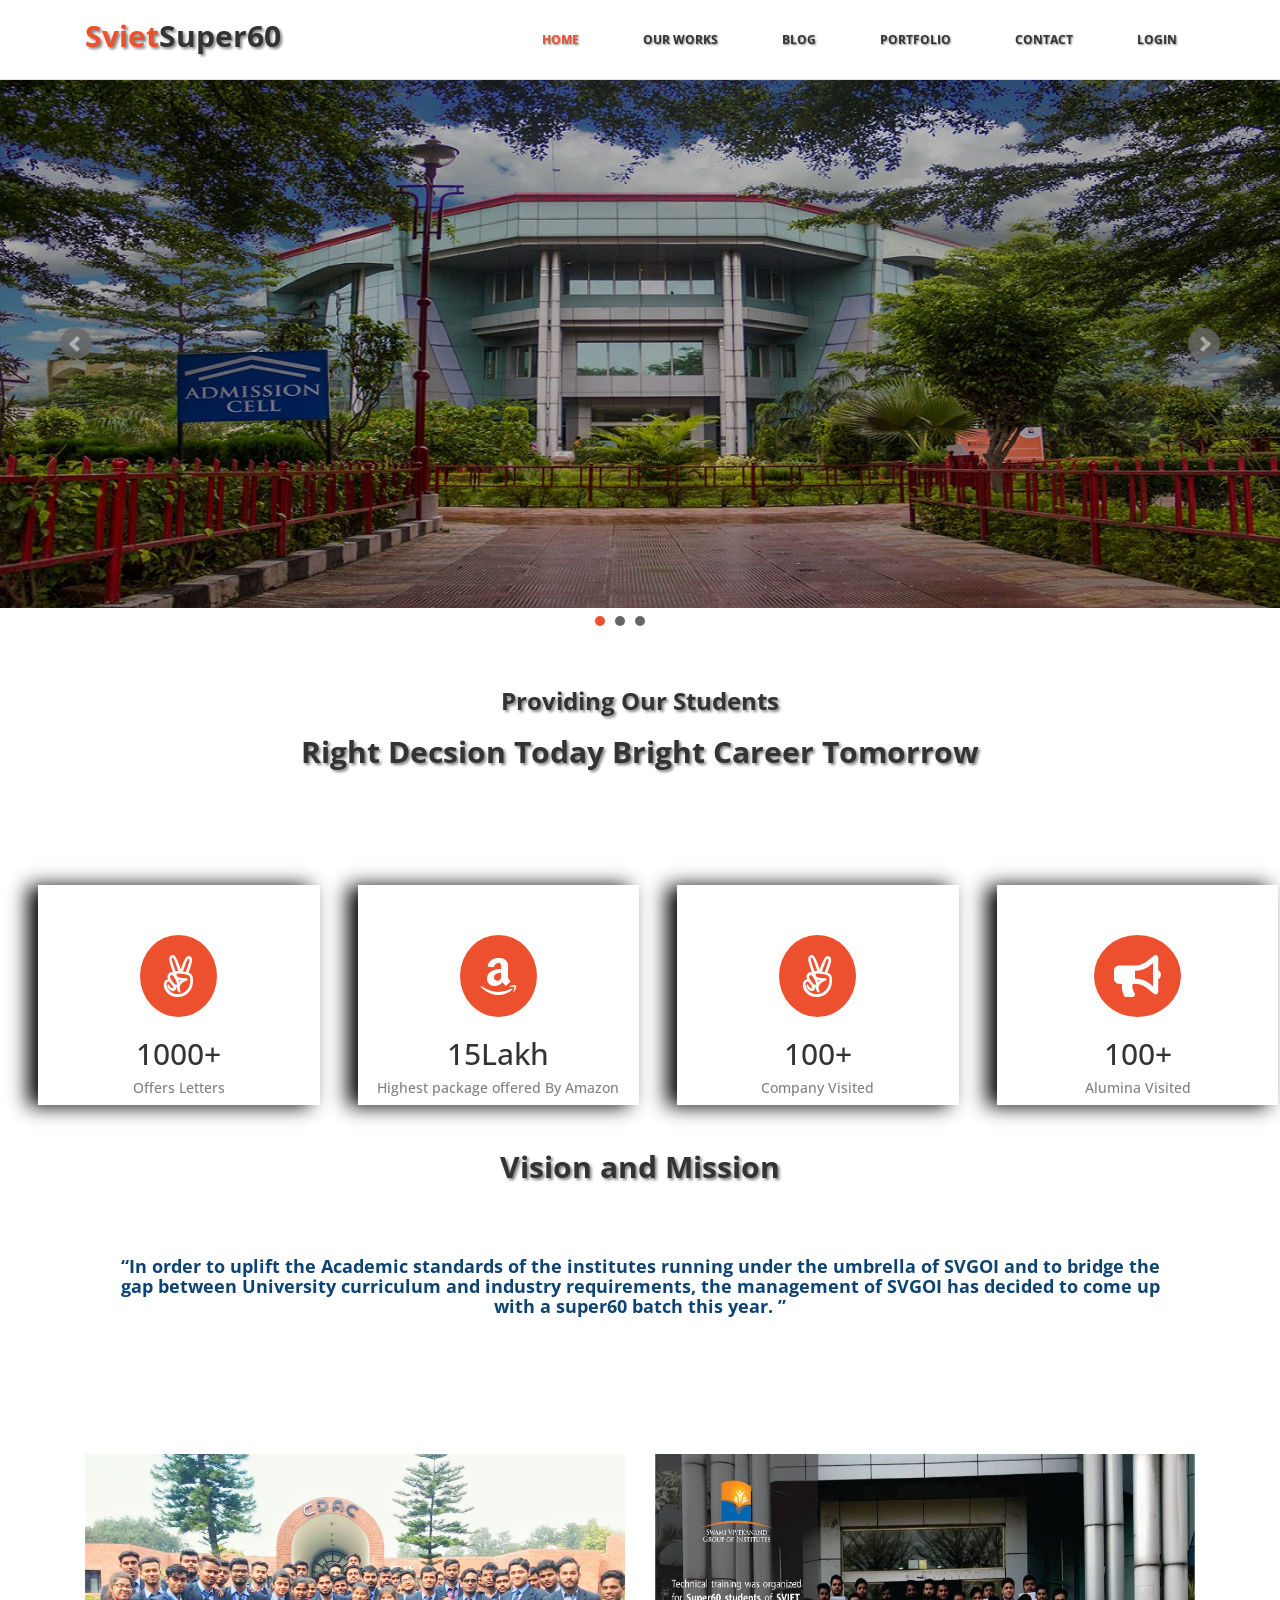
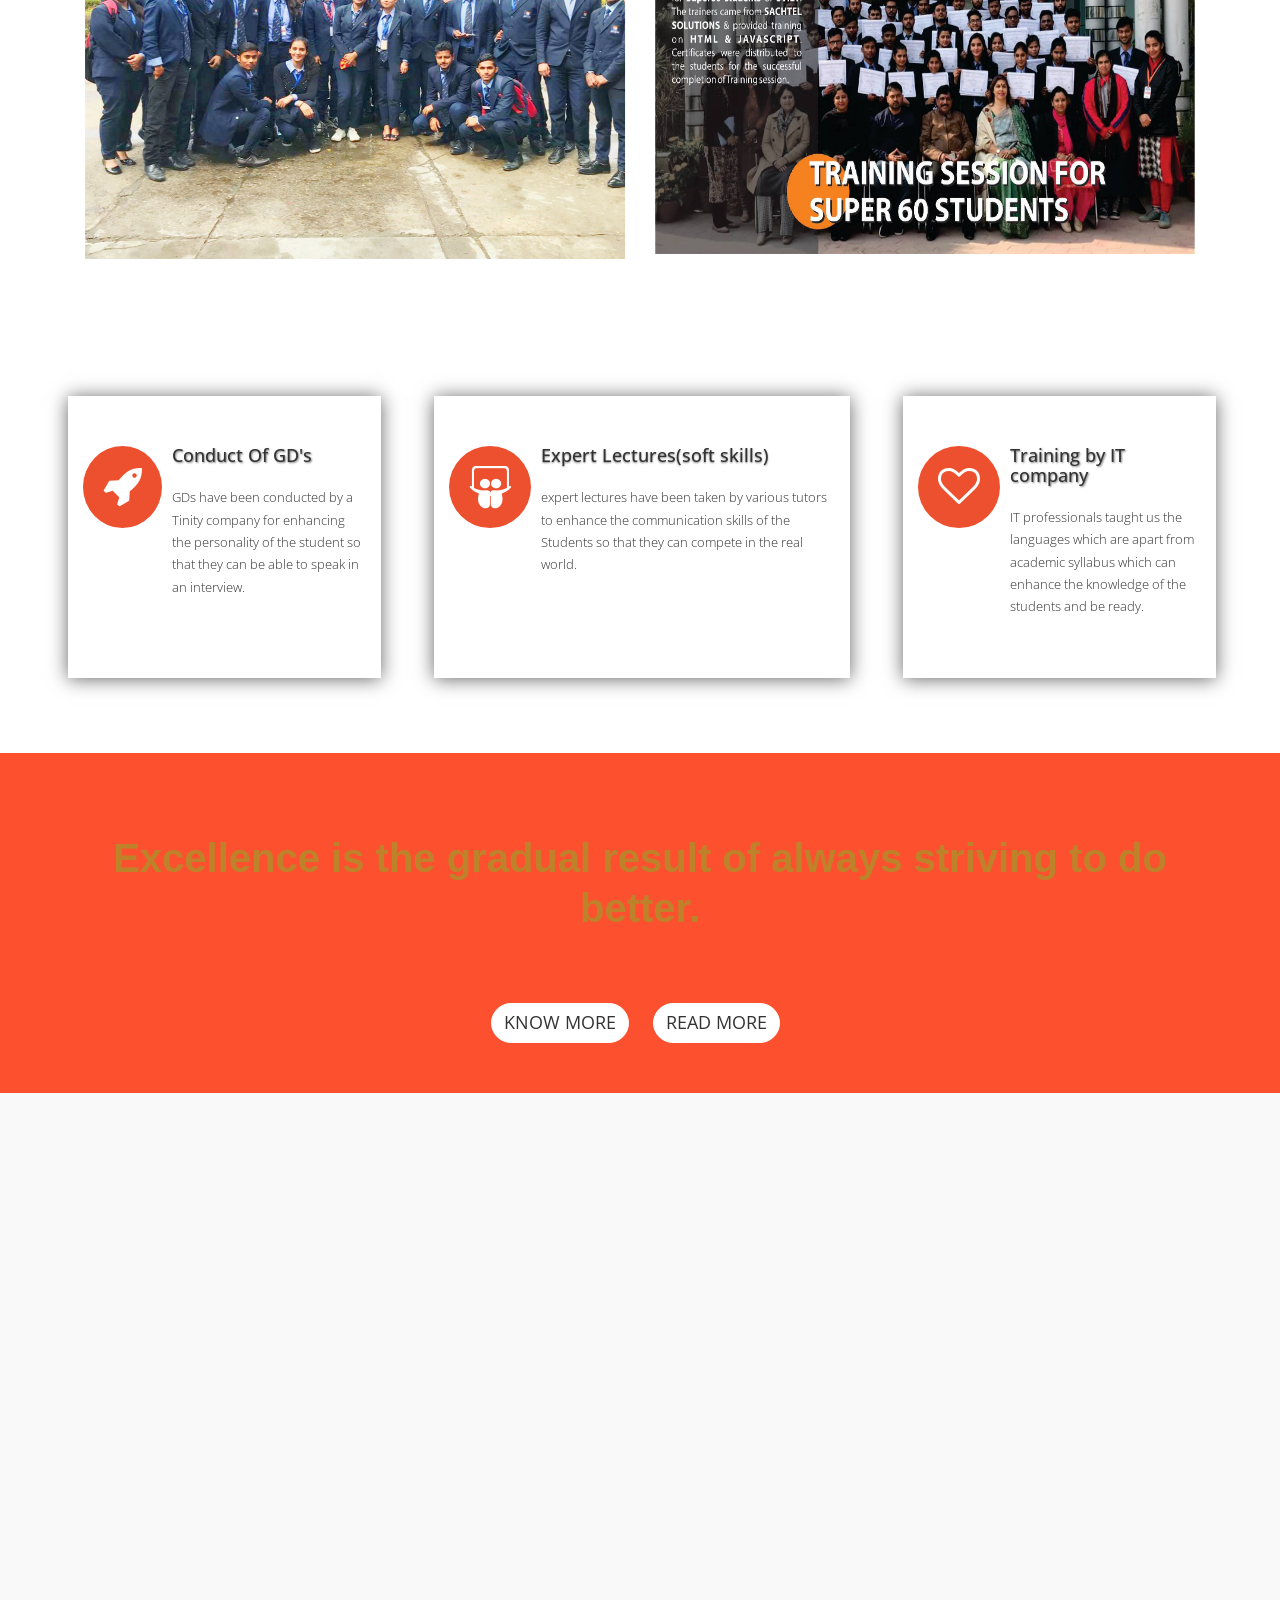
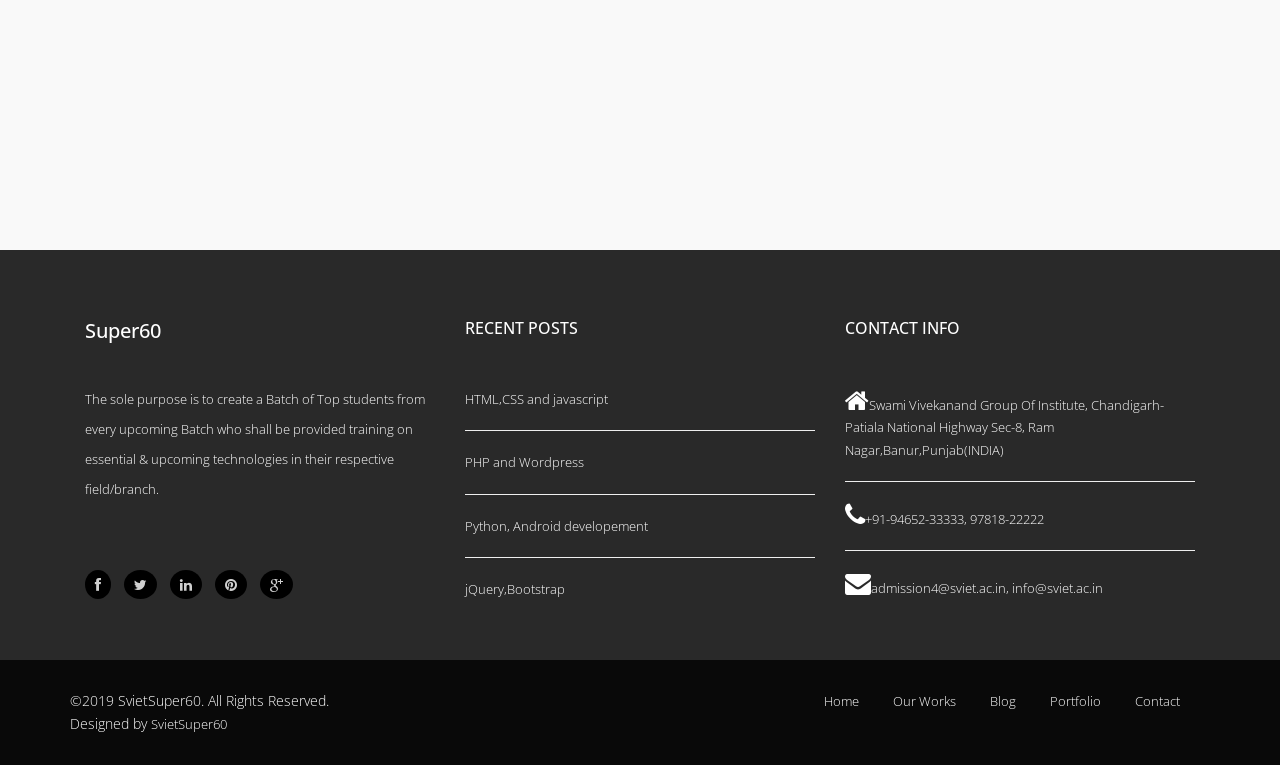
<file: index.html>
<!DOCTYPE html>
<html lang="en">

<head>
  <meta charset="utf-8">
  <meta http-equiv="X-UA-Compatible" content="IE=edge">
  <meta name="viewport" content="width=device-width, initial-scale=1">
  <title>Home| Sviet Super60</title>

  <!-- Bootstrap -->
  <link href="css/bootstrap.min.css" rel="stylesheet">
  <link rel="stylesheet" href="css/font-awesome.min.css">
  <link rel="stylesheet" href="css/jquery.bxslider.css">
  <link rel="stylesheet" type="text/css" href="css/isotope.css" media="screen" />
  <link rel="stylesheet" href="css/animate.css">
  <link rel="stylesheet" href="js/fancybox/jquery.fancybox.css" type="text/css" media="screen" />
  <link href="css/prettyPhoto.css" rel="stylesheet" />
  <link rel="stylesheet" href="https://use.fontawesome.com/releases/v5.8.1/css/all.css" integrity="sha384-50oBUHEmvpQ+1lW4y57PTFmhCaXp0ML5d60M1M7uH2+nqUivzIebhndOJK28anvf" crossorigin="anonymous">
  <link href="css/style.css" rel="stylesheet" />
  <!-- =======================================================
    Theme Name: Multi
    Theme URL: https://bootstrapmade.com/multi-responsive-bootstrap-template/
    Author: BootstrapMade
    Author URL: https://bootstrapmade.com
  ======================================================= -->
  <style>
    .container-fluid{
      display: flex;
  justify-content: space-between;
    }
    .sh{
    margin-top: 7px;
    margin-bottom: 45px;
    box-shadow: 0 1px 18px rgba(0,0,0,0.6);
    padding:20px 15px 0 15px;
    margin-left: 4px;
}
    .sha{
    margin-top: 17px;
    margin-bottom: 45px;
    box-shadow: -10px 1px 19px black;
    /* padding:0px 15px 10px 15px; */
    margin-left: 38px;
  /* align-self: auto; */
  
}
.col-md-offset-1{
  margin-left: 50px;
}
.col-sm-2,.col-md-2,.col-lg-2,.col-xl{
  width: 22%;
  /* margin:auto; */
}
.containerj{
  background-color: red;
  /* padding: 10px; */
  width: 100vw;
}
.col-md-1{
  width:20%;
}
  </style>
</head>

<body>
  <header>
    <nav class="navbar navbar-default navbar-static-top" role="navigation">
      <div class="navigation">
        <div class="container">
          <div class="navbar-header">
            <button type="button" class="navbar-toggle collapsed" data-toggle="collapse" data-target=".navbar-collapse.collapse">
							<span class="sr-only">Toggle navigation</span>
							<span class="icon-bar"></span>
							<span class="icon-bar"></span>
							<span class="icon-bar"></span>
						</button>
            <div class="navbar-brand">
              <a href="index.html"><h1  style="font-weight: bold ;text-shadow: 2px 2px 3px grey;"><span>Sviet</span>Super60</h1></a>
            </div>
          </div>

          <div class="navbar-collapse collapse">
            <div class="menu">
              <ul class="nav nav-tabs" role="tablist">
                <li role="presentation"><a style="font-weight:bold; text-shadow: 0.7px 1px 2px grey;"  href="index.html" class="active">Home</a></li>
                <li role="presentation"><a style="font-weight:bold; text-shadow: 0.7px 1px 2px grey;"  href="ourstory.html">Our Works</a></li>
                <li role="presentation"><a style="font-weight:bold; text-shadow: 0.7px 1px 2px grey;"  href="blog.html">Blog</a></li>
                <li role="presentation"><a style="font-weight:bold; text-shadow: 0.7px 1px 2px grey;"  href="portfolio.html">Portfolio</a></li>
                <li role="presentation"><a style="font-weight:bold; text-shadow: 0.7px 1px 2px grey;"  href="contact.html">Contact</a></li>
                <li role="presentation"><a style="font-weight:bold; text-shadow: 0.7px 1px 2px grey;"  href="edmin/index.php">Login</a></li>
              </ul>
            </div>
          </div>
        </div>
      </div>
    </nav>
  </header>

  <div class="slider">
    <div class="img-responsive">
      <ul class="bxslider">
        <li><img src="images/slider/sviet.jpg" alt="" /></li>
        <li><img src="images/slider/iitropar.jpg" alt="" /></li>
        <li><img src="images/slider/iitropar.jpg" alt="" /></li>
      </ul>
    </div>
  </div>

  <div class="container" >
    <div class="text-center">
      <div class="wow bounceInDown" data-wow-offset="0" data-wow-delay="0.3s">
        <h3  style="font-weight: bold ;text-shadow: 2px 2px 3px grey;">Providing Our Students</h3>
      </div>
      <div class="wow bounceInDown" data-wow-offset="0" data-wow-delay="0.6s">
        <h2  style="font-weight: bold ;text-shadow: 2px 2px 3px grey;">Right Decsion Today Bright Career Tomorrow</h2>
      </div>
    </div>
  </div>

  <!-- <div class="col-md-12" style="background-color: red;"> -->
  <!-- <div class="containerj  " > -->

  <div class="box  bg-info" style>
    <div class="wow fadeInLeft" data-wow-offset="0" data-wow-delay="0.4s">
      <div class="col-sm-2 col-md-2 col-lg-2 col-xl-2 sha ">
        <!-- <i class="far fa-smile  fa-3x"></i> -->
        <i class="fab fa-angellist fa-3x"></i>
        <h2>1000+</h2>
        <h5 style="color:grey;">Offers Letters</h5>

        
      </div>
    </div>
    <div class="wow fadeInLeft" data-wow-offset="0" data-wow-delay="0.8s">
      <div class="col-sm-2 col-md-2 col-lg-2 col-xl-2 sha ">
        <!-- <i class="fab fa-slideshare fa-3x" ></i> -->
        <i class="fab fa-amazon fa-3x"></i>
        <h2>15Lakh</h2>
        <h5 style="color:grey;">Highest package offered By Amazon</h5>
      </div>
    </div>
    <div class="wow fadeInRight" data-wow-offset="0" data-wow-delay="1.2s">
      <div class="col-sm-2 col-md-2 col-lg-2 col-xl-2 sha">
        <!-- <i class="fas fa-layer-group fa-3x"></i> -->
        <i class="fab fa-angellist fa-3x"></i>
        <h2>100+</h2>
        <h5 style="color:grey;">Company Visited</h5>

        
      </div>
    </div>
    <div class="wow fadeInRight" data-wow-offset="0" data-wow-delay="1.6s">
      <div class="col-sm-2 col-md-2  col-lg-2 col-xl-2 sha">
        <!-- <i class="fas fa-award fa-3x"></i> -->
        <i class="fas fa-bullhorn fa-3x"></i>
        <h2>100+</h2>
        <h5 style="color:grey;">Alumina Visited</h5>


      </div>
    </div>
  </div>
  </div>
<br>
  <div class="features">
    <div class="container" >
      <div class="text-center">
        <div class="wow bounceInDown" data-wow-offset="0" data-wow-delay="0.3s">
          <center><h2 style="font-weight: bold ;text-shadow: 2px 2px 3px grey;">Vision and Mission</h2></center>
        </div>
        <div class="wow bounceInDown" data-wow-offset="0" data-wow-delay="0.6s">
          <h4 style="margin-bottom:44px;color: rgb(12, 67, 114);font-weight:bold;padding:44px;">&ldquo;In order to uplift the Academic standards of the institutes running under the umbrella of SVGOI and to bridge the gap between University curriculum and industry requirements, the management of SVGOI has decided to come up with a super60 batch this year.	&rdquo;<br></h4>
        </div>
      </div>
    </div>
  <!-- </div> -->

  <div class="container-fluid" style="background-image:linear-gradient(to top, rgba(0,0,0,0.8)30%,rgba(29, 27, 27, 0.4)60%),url('images/slider/sviet1.jpg');background-attachment:fixed;background-repeat: no-repeat;background-size:cover; padding:50px;">
  <div class="container" >
    <div class="col-lg-6 wow fadeInRight" data-wow-offset="0" data-wow-delay="0.5s">
      <img src="images/slider/8.jpg" class="img-responsive">
    </div>

    <div class="col-lg-6 wow fadeInLeft" data-wow-offset="0" data-wow-delay="0.5s">
      <img src="images/slider/4.jpg" class="img-responsive" style="height:400px;">
    </div>
  </div>
  </div>

  <div class="main-feature">
    <div class="container-fluid">
      <div class="col-md-3 sh wow fadeInUp" data-wow-offset="0" data-wow-delay="0.3s">
        <div class="media ">
          <div class="media-left">
            <i class="fa fa-rocket fa-3x"></i>
          </div>

          <div class="media-body ">
            <h4 style="text-shadow: 0.7px 1px 2px grey;" class="media-heading">Conduct Of GD's</h4>
            <p>GDs have been conducted by a Tinity company for enhancing the personality of the student so that they can be able to speak in an interview.</p>
          </div>
        </div>
      </div>

      <div class="col-md-4 wow sh fadeInUp" data-wow-offset="0" data-wow-delay="0.6s">
        <div class="media">
          <div class="media-left">
            <i class="fab fa-slideshare fa-3x"></i>
          </div>

          <div class="media-body">
            <h4 style="text-shadow: 0.7px 1px 2px grey;" class="media-heading">Expert Lectures(soft skills)</h4>
            <p>expert lectures have been taken by various tutors to enhance the communication skills of the Students so that they can compete in the real world.	</p>
          </div>
        </div>
      </div>

      <div class="col-md-3 wow sh fadeInUp" data-wow-offset="0" data-wow-delay="0.9s">
        <div class="media">
          <div class="media-left">
            <i class="fa fa-heart-o fa-3x"></i>
          </div>

          <div class="media-body">
            <h4 style="text-shadow: 0.7px 1px 2px grey;"  class="media-heading">Training by IT company</h4>
            <p> IT professionals  taught us the languages which are apart from academic syllabus which can enhance the knowledge of the students and be ready.</p>
          </div>
        </div>
      </div>
    </div>

    <div class="text-center " style="background-image:linear-gradient(to top, rgba(0,0,0,0.8)30%,rgba(29, 27, 27, 0.4)60%),url('images/slider/sviet.jpg');background-attachment:fixed;background-repeat: no-repeat;background-size:cover; padding:50px;">
      <div class="wow bounceInDown" data-wow-offset="0" data-wow-delay="0.3s">
        <h2> </h2>
      </div>
      <div class="wow bounceInUp" data-wow-offset="0" data-wow-delay="0.6s">
        <p style="color:rgb(190, 131, 42);font-weight:bold;line-height:50px;font-size:40px;font-family: 'Franklin Gothic Medium', 'Arial Narrow', Arial, sans-serif;">Excellence is the gradual result of always striving to do better.</p>
      </div>

      <button type="button" class="btn btn-default">Know More</button>
      <button type="button" class="btn btn-default ml-5" style="margin-left:20px;">Read More</button>
    </div>

  </div>

  <div class="about-us">
    <div class="container-fluid">
      <div class="text-center">
        <div class="wow bounceInDown" data-wow-offset="0" data-wow-delay="0.3s">
          <h3 style="text-shadow: 0.7px 1px 2px grey;">What People Are</h3>
        </div>
        <div class="wow bounceInDown" data-wow-offset="0" data-wow-delay="0.6s">
          <h2 style="text-shadow: 0.7px 1px 2px grey;">Saying About Us</h2>
        </div>
  <div class="containerj">

        <div class="wow fadeInRight" data-wow-offset="0" data-wow-delay="0.3s">
          <div class="col-md-1 ">
            <img src="images/my.jpg" alt="" style="width:150px;height:150px;border-radius: 50%;" >
            <h3>Rohan Shukla</h3>
            <p>We have been provided training on essential & upcoming technologies in their respective field/branch.</p>
          </div>
        </div>

        <div class="wow fadeInRight" data-wow-offset="0" data-wow-delay="0.6s">
          <div class="col-md-1">
            <img src="images/about/me.jpg" alt="" style="width:150px;height:150px;border-radius: 50%;">
            <h3>Swapan Sardar</h3>
            <p>Multi dimensional approach has been implemented covering Reasoning, Quantative skills, etc. to enhance personality and knowledge of the students.</p>
          </div>
        </div>

        <div class="wow fadeInLeft" data-wow-offset="0" data-wow-delay="0.3s">
          <div class="col-md-1">
            <img src="images/slider/veer.jpg" alt="" style="width:150px;height:150px;border-radius: 50%;">
            <h3>VEERMANI</h3>
            <p>To support the bright students in fetching good jobs as per their caliber.</p>
          </div>
        </div>

        <div class="wow fadeInLeft" data-wow-offset="0" data-wow-delay="0.6s">
          <div class="col-md-1">
            <img src="edmin/upload/amit.jpg" alt="" style="width:150px;height:150px;border-radius: 50%;">
            <h3>Amit</h3>
            <p>we have learnt about how to design a website professionally which will help in grabbing placement easily.</p>
          </div>
        </div>
        <div class="wow fadeInLeft" data-wow-offset="0" data-wow-delay="0.6s">
          <div class="col-md-1">
            <img src="edmin/upload/chiranjivi.jpg" alt="" style="width:150px;height:150px;border-radius: 50%;">
            <h3>Chiranjivi Thakur</h3>
            <p>we have learnt about how to design a website professionally which will help in grabbing placement easily.</p>
          </div>
        </div>
        </div>
      </div>
    </div>
  </div>

   <footer>
    <div class="footer">
      <div class="container">
        <div class="col-md-4 wow fadeInUp" data-wow-offset="0" data-wow-delay="0.2s">
          <h2>Super60</h2>
          <p style="color:white;">The sole purpose is to create a Batch of Top students from every upcoming Batch who shall be provided training on essential & upcoming technologies in their respective field/branch.</p>

          <ul class="social-network">
            <li><a href="#" data-placement="top" title="Facebook"><i class="fa fa-facebook fa-1x"></i></a></li>
            <li><a href="#" data-placement="top" title="Twitter"><i class="fa fa-twitter fa-1x"></i></a></li>
            <li><a href="#" data-placement="top" title="Linkedin"><i class="fa fa-linkedin fa-1x"></i></a></li>
            <li><a href="#" data-placement="top" title="Pinterest"><i class="fa fa-pinterest fa-1x"></i></a></li>
            <li><a href="#" data-placement="top" title="Google plus"><i class="fa fa-google-plus fa-1x"></i></a></li>
          </ul>
        </div>

        <div class="col-md-4 wow fadeInUp" data-wow-offset="0" data-wow-delay="0.4s">
          <h3>RECENT POSTS</h3>
          <ul>
           <a href="https://htmldog.com/" style="color:white"> <li >HTML,CSS and javascript</li></a>
            <hr>
            <a href="https://www.tutorialspoint.com/php/" style="color:white"> <li>PHP and Wordpress </li></a>
            <hr>
            <a href="https://www.pluralsight.com/paths/python?gclid=Cj0KCQjws5HlBRDIARIsAOomqA3OfmVZAEB86C2sI6GLG2QYbzQuIDyFJ6jE7zdGsi2mbhlGMiP7MvYaAg2HEALw_wcB&utm_term=&ef_id=Cj0KCQjws5HlBRDIARIsAOomqA3OfmVZAEB86C2sI6GLG2QYbzQuIDyFJ6jE7zdGsi2mbhlGMiP7MvYaAg2HEALw_wcB:G:s&s_kwcid=AL!5668!3!241243436150!e!!g!!python%20tutorial&aid=701j0000002BNa8AAG&promo=&oid=&utm_source=non_branded&utm_medium=digital_paid_search_google&utm_campaign=US_Courses_Python_E&utm_content=" style="color:white"> <li>Python, Android developement </li></a>
            <hr>
            <li>jQuery,Bootstrap</li>
          </ul>
        </div>

        <div class="col-md-4 wow fadeInUp" data-wow-offset="0" data-wow-delay="0.6s">
          <h3>CONTACT INFO</h3>
          <ul>
            <a href="http://sviet.ac.in/" style="color:white"> <li><i class="fa fa-home fa-2x"></i>Swami Vivekanand Group Of Institute, Chandigarh-Patiala National Highway Sec-8, Ram Nagar,Banur,Punjab(INDIA)</li></a>
            <hr>
            <li><i class="fa fa-phone fa-2x"></i>+91-94652-33333, 97818-22222</li>
            <hr>
            <li><i class="fa fa-envelope fa-2x"></i>admission4@sviet.ac.in, info@sviet.ac.in</li>
          </ul>
        </div>

      </div>
    </div>

    <div class="sub-footer">
      <div class="container">
        <div class="row">
          <div class="col-md-6">
            &copy;2019 SvietSuper60. All Rights Reserved.
            <div class="credits">
              <!--
                All the links in the footer should remain intact.
                You can delete the links only if you purchased the pro version.
                Licensing information: https://bootstrapmade.com/license/
                Purchase the pro version with working PHP/AJAX contact form: https://bootstrapmade.com/buy/?theme=Multi
              -->
             Designed by <a href="https://bootstrapmade.com/">SvietSuper60</a>
            </div>
          </div>
          <div class="col-md-6">
            <ul class="pull-right">
              <li><a href="index.html">Home</a></li>
              <li><a href="ourstory.html">Our Works</a></li>
              <li><a href="blog.html">Blog</a></li>
              <li><a href="portfolio.html">Portfolio</a></li>
              <li><a href="contact.html">Contact</a></li>
            </ul>
          </div>
        </div>
        <div class="pull-right">
          <a href="#home" class="scrollup"><i class="fa fa-angle-up fa-3x"></i></a>
        </div>
      </div>
    </div>
  </footer>



  <!-- jQuery (necessary for Bootstrap's JavaScript plugins) -->
  <script src="js/jquery-2.1.1.min.js"></script>
  <!-- Include all compiled plugins (below), or include individual files as needed -->
  <script src="js/bootstrap.min.js"></script>
  <script src="js/wow.min.js"></script>
  <script src="js/fancybox/jquery.fancybox.pack.js"></script>
  <script src="js/jquery.easing.1.3.js"></script>
  <script src="js/jquery.bxslider.min.js"></script>
  <script src="js/jquery.prettyPhoto.js"></script>
  <script src="js/jquery.isotope.min.js"></script>
  <script src="js/functions.js"></script>
  <script>
    wow = new WOW({}).init();
  </script>
  

</body>

</html>
</file>
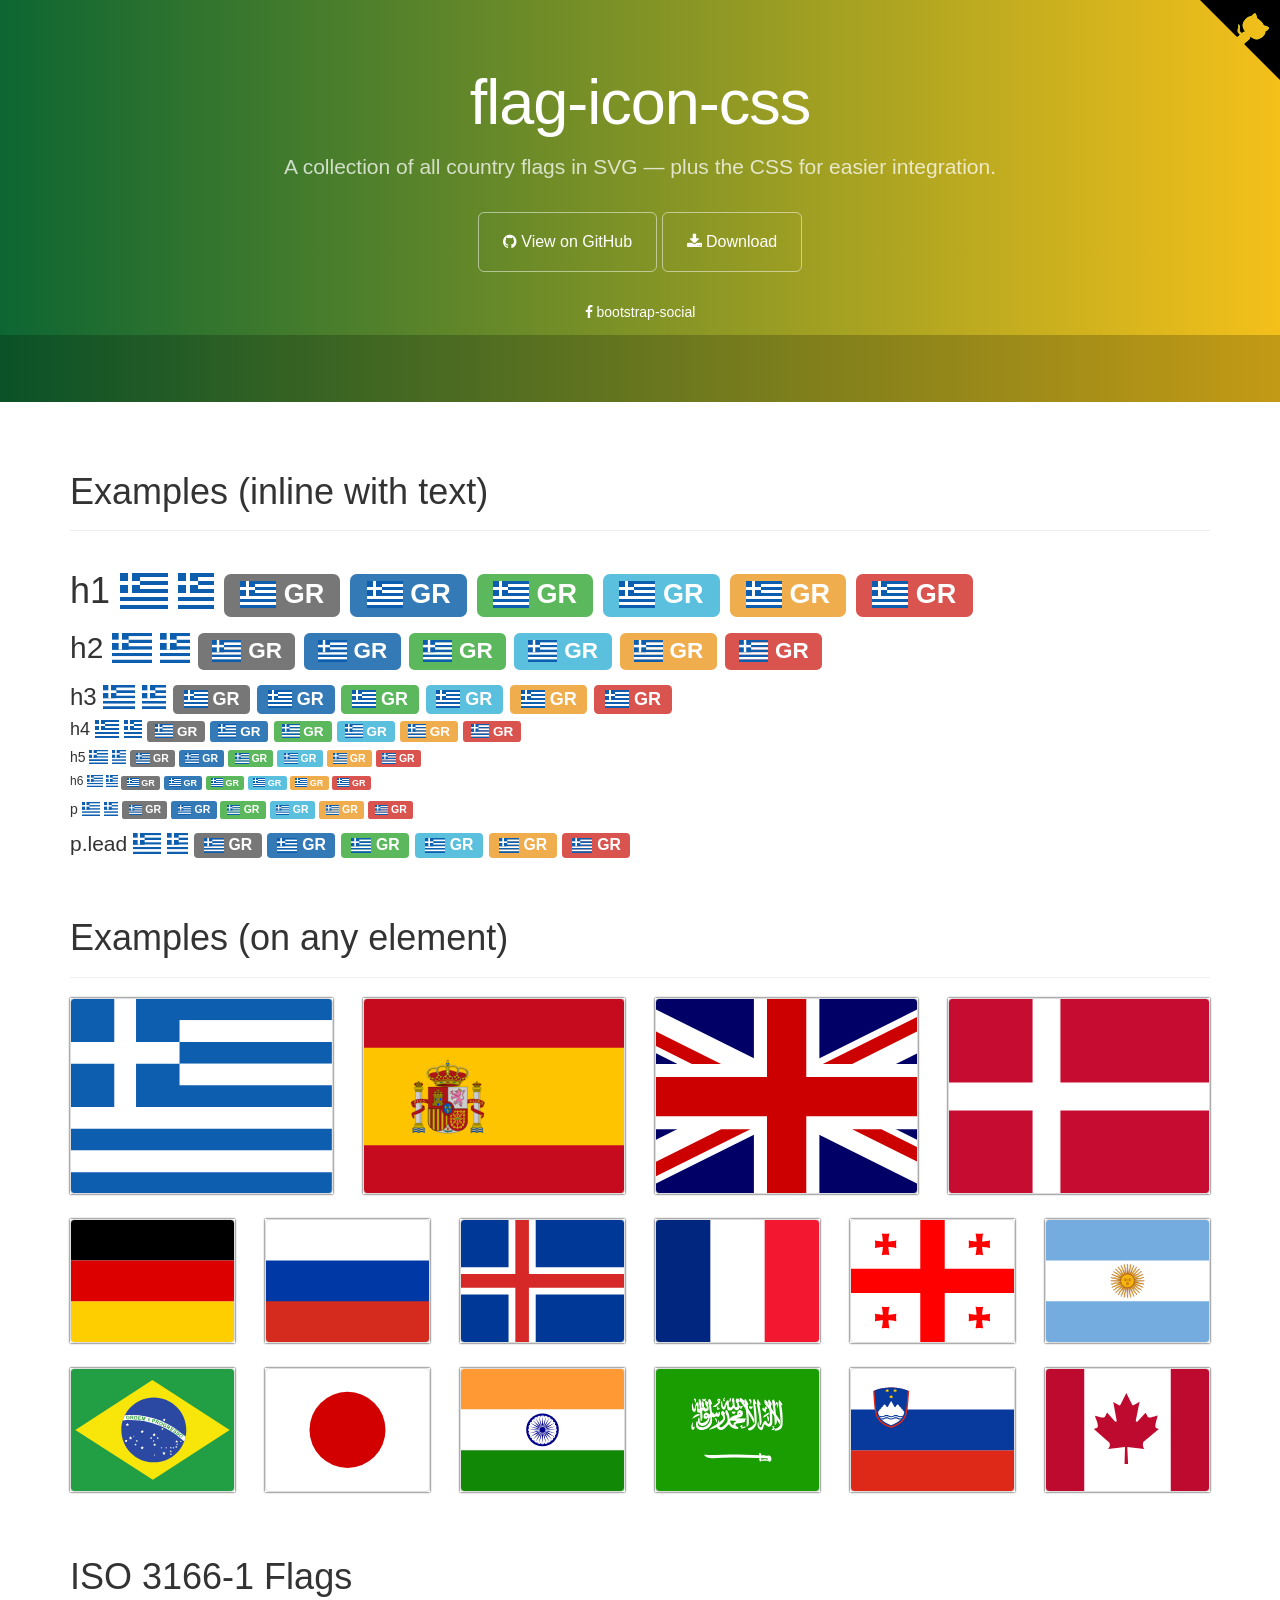
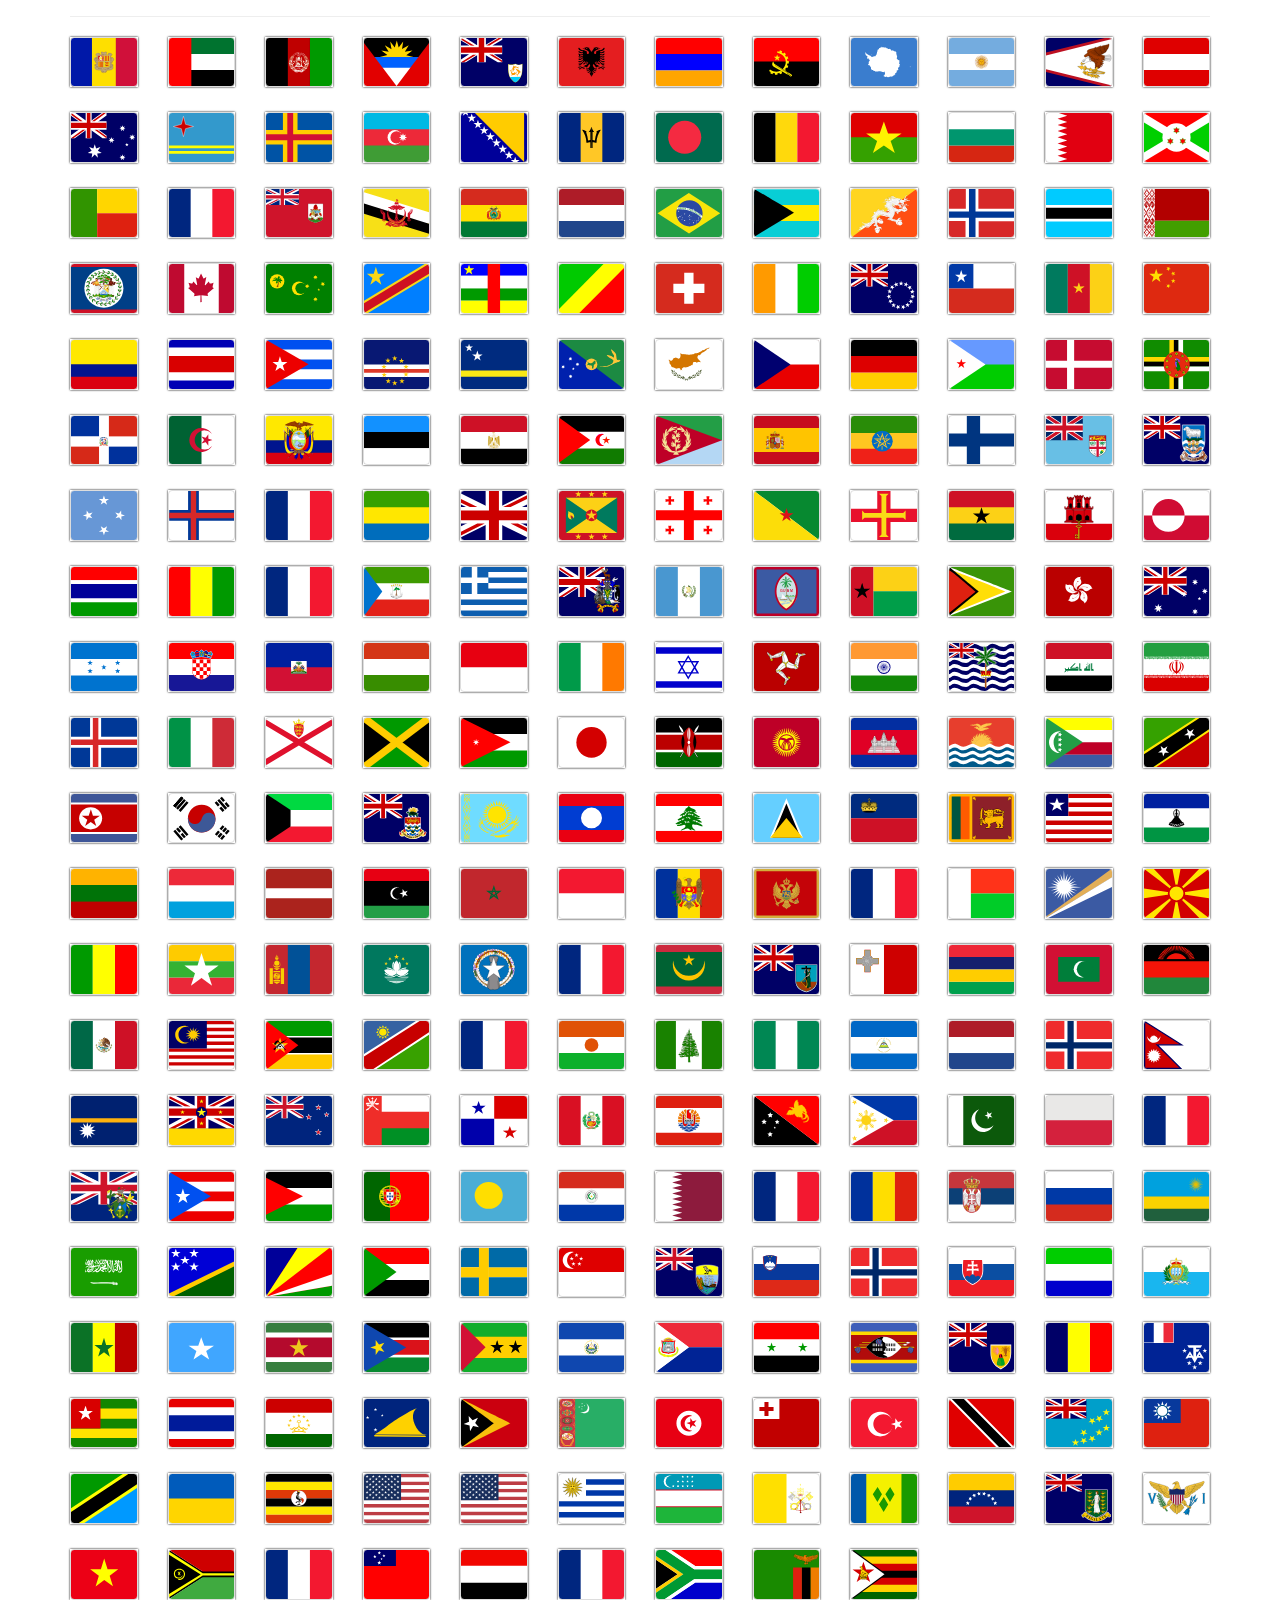
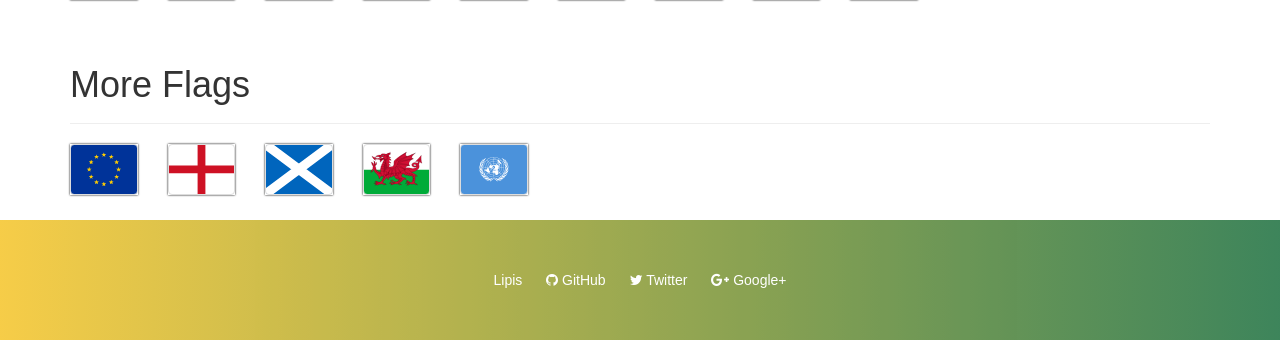
<file: edmin/admin/vendors/iconfonts/flag-icon-css/index.html>
<!DOCTYPE html>
<html lang="en">
  <head>
    <meta charset="utf-8">
    <meta name="viewport" content="width=device-width, initial-scale=1.0">
    <meta property="og:type" content="website" />
    <meta property="og:url" content="https://lipis.github.io/flag-icon-css/" />

    <title>SVG Country Flags | flag-icon-css</title>

    <link href="https://maxcdn.bootstrapcdn.com/bootstrap/3.3.6/css/bootstrap.min.css" rel="stylesheet" id="bootstrap">
    <link href="https://maxcdn.bootstrapcdn.com/font-awesome/4.5.0/css/font-awesome.min.css" rel="stylesheet">
    <link href="./assets/docs.css" rel="stylesheet">
    <link href="./css/flag-icon.css" rel="stylesheet">
  </head>

  <body>
    <div class="jumbotron">
      <div class="container">
        <h1>flag-icon-css</h1>
        <p>
          A collection of all country flags in SVG — plus the CSS for easier integration.
        </p>
        <a href="https://github.com/lipis/flag-icon-css" class="btn btn-outline btn-lg"><span class="fa fa-github"></span> View on GitHub</a>
        <a href="https://github.com/lipis/flag-icon-css/archive/master.zip" class="btn btn-outline btn-lg"><span class="fa fa-download"></span> Download</a>
        <ul class="jumbotron-links">
          <li><a href="https://lipis.github.io/bootstrap-social"><span class="fa fa-facebook"></span> bootstrap-social</a></li>
        </ul>
      </div>
      <div class="bottom">
        <iframe src="https://ghbtns.com/github-btn.html?user=lipis&amp;repo=flag-icon-css&amp;type=watch&amp;count=true" class="social-share"></iframe>
      </div>
    </div>
    <script>
      if (window.location.hostname.indexOf('github') > 0) {
        window.location.replace("http://flag-icon-css.lip.is/");
      }
    </script>
    <div class="container">
      <section id="examples">
        <div class="page-header">
          <h1>Examples (inline with text)</h1>
        </div>
        <div class="no-wrap">
          <h1>
            h1
            <span class="flag-icon flag-icon-gr"></span>
            <span class="flag-icon flag-icon-squared flag-icon-gr"></span>
            <span class="label label-default"><span class="flag-icon flag-icon-gr"></span> GR</span>
            <span class="label label-primary"><span class="flag-icon flag-icon-gr"></span> GR</span>
            <span class="label label-success"><span class="flag-icon flag-icon-gr"></span> GR</span>
            <span class="label label-info"><span class="flag-icon flag-icon-gr"></span> GR</span>
            <span class="label label-warning"><span class="flag-icon flag-icon-gr"></span> GR</span>
            <span class="label label-danger"><span class="flag-icon flag-icon-gr"></span> GR</span>
          </h1>
          <h2>
            h2
            <span class="flag-icon flag-icon-gr"></span>
            <span class="flag-icon flag-icon-squared flag-icon-gr"></span>
            <span class="label label-default"><span class="flag-icon flag-icon-gr"></span> GR</span>
            <span class="label label-primary"><span class="flag-icon flag-icon-gr"></span> GR</span>
            <span class="label label-success"><span class="flag-icon flag-icon-gr"></span> GR</span>
            <span class="label label-info"><span class="flag-icon flag-icon-gr"></span> GR</span>
            <span class="label label-warning"><span class="flag-icon flag-icon-gr"></span> GR</span>
            <span class="label label-danger"><span class="flag-icon flag-icon-gr"></span> GR</span>
          </h2>
          <h3>
            h3
            <span class="flag-icon flag-icon-gr"></span>
            <span class="flag-icon flag-icon-squared flag-icon-gr"></span>
            <span class="label label-default"><span class="flag-icon flag-icon-gr"></span> GR</span>
            <span class="label label-primary"><span class="flag-icon flag-icon-gr"></span> GR</span>
            <span class="label label-success"><span class="flag-icon flag-icon-gr"></span> GR</span>
            <span class="label label-info"><span class="flag-icon flag-icon-gr"></span> GR</span>
            <span class="label label-warning"><span class="flag-icon flag-icon-gr"></span> GR</span>
            <span class="label label-danger"><span class="flag-icon flag-icon-gr"></span> GR</span>
          </h3>
          <h4>
            h4
            <span class="flag-icon flag-icon-gr"></span>
            <span class="flag-icon flag-icon-squared flag-icon-gr"></span>
            <span class="label label-default"><span class="flag-icon flag-icon-gr"></span> GR</span>
            <span class="label label-primary"><span class="flag-icon flag-icon-gr"></span> GR</span>
            <span class="label label-success"><span class="flag-icon flag-icon-gr"></span> GR</span>
            <span class="label label-info"><span class="flag-icon flag-icon-gr"></span> GR</span>
            <span class="label label-warning"><span class="flag-icon flag-icon-gr"></span> GR</span>
            <span class="label label-danger"><span class="flag-icon flag-icon-gr"></span> GR</span>
          </h4>
          <h5>
            h5
            <span class="flag-icon flag-icon-gr"></span>
            <span class="flag-icon flag-icon-squared flag-icon-gr"></span>
            <span class="label label-default"><span class="flag-icon flag-icon-gr"></span> GR</span>
            <span class="label label-primary"><span class="flag-icon flag-icon-gr"></span> GR</span>
            <span class="label label-success"><span class="flag-icon flag-icon-gr"></span> GR</span>
            <span class="label label-info"><span class="flag-icon flag-icon-gr"></span> GR</span>
            <span class="label label-warning"><span class="flag-icon flag-icon-gr"></span> GR</span>
            <span class="label label-danger"><span class="flag-icon flag-icon-gr"></span> GR</span>
          </h5>
          <h6>
            h6
            <span class="flag-icon flag-icon-gr"></span>
            <span class="flag-icon flag-icon-squared flag-icon-gr"></span>
            <span class="label label-default"><span class="flag-icon flag-icon-gr"></span> GR</span>
            <span class="label label-primary"><span class="flag-icon flag-icon-gr"></span> GR</span>
            <span class="label label-success"><span class="flag-icon flag-icon-gr"></span> GR</span>
            <span class="label label-info"><span class="flag-icon flag-icon-gr"></span> GR</span>
            <span class="label label-warning"><span class="flag-icon flag-icon-gr"></span> GR</span>
            <span class="label label-danger"><span class="flag-icon flag-icon-gr"></span> GR</span>
          </h6>
          <p>
            p
            <span class="flag-icon flag-icon-gr"></span>
            <span class="flag-icon flag-icon-squared flag-icon-gr"></span>
            <span class="label label-default"><span class="flag-icon flag-icon-gr"></span> GR</span>
            <span class="label label-primary"><span class="flag-icon flag-icon-gr"></span> GR</span>
            <span class="label label-success"><span class="flag-icon flag-icon-gr"></span> GR</span>
            <span class="label label-info"><span class="flag-icon flag-icon-gr"></span> GR</span>
            <span class="label label-warning"><span class="flag-icon flag-icon-gr"></span> GR</span>
            <span class="label label-danger"><span class="flag-icon flag-icon-gr"></span> GR</span>
          </p>
          <p class="lead">
            p.lead
            <span class="flag-icon flag-icon-gr"></span>
            <span class="flag-icon flag-icon-squared flag-icon-gr"></span>
            <span class="label label-default"><span class="flag-icon flag-icon-gr"></span> GR</span>
            <span class="label label-primary"><span class="flag-icon flag-icon-gr"></span> GR</span>
            <span class="label label-success"><span class="flag-icon flag-icon-gr"></span> GR</span>
            <span class="label label-info"><span class="flag-icon flag-icon-gr"></span> GR</span>
            <span class="label label-warning"><span class="flag-icon flag-icon-gr"></span> GR</span>
            <span class="label label-danger"><span class="flag-icon flag-icon-gr"></span> GR</span>
          </p>
        </section>
      </section>
      <section id="more" class="d">
        <div class="page-header">
          <h1>Examples (on any element)</h1>
        </div>
        <div class="row">
          <div class="col-lg-3 col-md-4 col-sm-4 col-xs-6">
            <div class="flag-wrapper">
              <div class="img-thumbnail flag flag-icon-background flag-icon-gr"></div>
            </div>
          </div>
          <div class="col-lg-3 col-md-4 col-sm-4 col-xs-6">
            <div class="flag-wrapper">
              <div class="img-thumbnail flag flag-icon-background flag-icon-es"></div>
            </div>
          </div>
          <div class="col-lg-3 col-md-4 col-sm-4 col-xs-3">
            <div class="flag-wrapper">
              <div class="img-thumbnail flag flag-icon-background flag-icon-gb"></div>
            </div>
          </div>
          <div class="col-lg-3 col-sm-2 col-xs-3">
            <div class="flag-wrapper">
              <div class="img-thumbnail flag flag-icon-background flag-icon-dk"></div>
            </div>
          </div>
          <div class="col-sm-2 col-xs-3">
            <div class="flag-wrapper">
              <div class="img-thumbnail flag flag-icon-background flag-icon-de"></div>
            </div>
          </div>
          <div class="col-sm-2 col-xs-3">
            <div class="flag-wrapper">
              <div class="img-thumbnail flag flag-icon-background flag-icon-ru"></div>
            </div>
          </div>
          <div class="col-sm-2 col-xs-3">
            <div class="flag-wrapper">
              <div class="img-thumbnail flag flag-icon-background flag-icon-is"></div>
            </div>
          </div>
          <div class="col-sm-2 col-xs-3">
            <div class="flag-wrapper">
              <div class="img-thumbnail flag flag-icon-background flag-icon-fr"></div>
            </div>
          </div>
          <div class="col-sm-2 col-xs-3">
            <div class="flag-wrapper">
              <div class="img-thumbnail flag flag-icon-background flag-icon-ge"></div>
            </div>
          </div>
          <div class="col-sm-2 col-xs-3">
            <div class="flag-wrapper">
              <div class="img-thumbnail flag flag-icon-background flag-icon-ar"></div>
            </div>
          </div>
          <div class="col-sm-2 col-xs-3">
            <div class="flag-wrapper">
              <div class="img-thumbnail flag flag-icon-background flag-icon-br"></div>
            </div>
          </div>
          <div class="col-sm-2 col-xs-3">
            <div class="flag-wrapper">
              <div class="img-thumbnail flag flag-icon-background flag-icon-jp"></div>
            </div>
          </div>
          <div class="col-sm-2 col-xs-3 hidden-xs">
            <div class="flag-wrapper">
              <div class="img-thumbnail flag flag-icon-background flag-icon-in"></div>
            </div>
          </div>
          <div class="col-sm-2 col-xs-3">
            <div class="flag-wrapper">
              <div class="img-thumbnail flag flag-icon-background flag-icon-sa"></div>
            </div>
          </div>
          <div class="col-sm-2 col-xs-3">
            <div class="flag-wrapper">
              <div class="img-thumbnail flag flag-icon-background flag-icon-si"></div>
            </div>
          </div>
          <div class="col-sm-2 col-xs-3 visible-lg">
            <div class="flag-wrapper">
              <div class="img-thumbnail flag flag-icon-background flag-icon-ca"></div>
            </div>
          </div>
        </div>
      </section>
      <section class="all-flags">
        <div class="page-header">
          <h1>ISO 3166-1 Flags</h1>
        </div>
        <div class="row">
          <div class="col-md-1 col-sm-2 col-xs-3"><div class="flag-wrapper"><div class="img-thumbnail flag flag-icon-background flag-icon-ad" title="ad" id="ad"></div></div></div>
          <div class="col-md-1 col-sm-2 col-xs-3"><div class="flag-wrapper"><div class="img-thumbnail flag flag-icon-background flag-icon-ae" title="ae" id="ae"></div></div></div>
          <div class="col-md-1 col-sm-2 col-xs-3"><div class="flag-wrapper"><div class="img-thumbnail flag flag-icon-background flag-icon-af" title="af" id="af"></div></div></div>
          <div class="col-md-1 col-sm-2 col-xs-3"><div class="flag-wrapper"><div class="img-thumbnail flag flag-icon-background flag-icon-ag" title="ag" id="ag"></div></div></div>
          <div class="col-md-1 col-sm-2 col-xs-3"><div class="flag-wrapper"><div class="img-thumbnail flag flag-icon-background flag-icon-ai" title="ai" id="ai"></div></div></div>
          <div class="col-md-1 col-sm-2 col-xs-3"><div class="flag-wrapper"><div class="img-thumbnail flag flag-icon-background flag-icon-al" title="al" id="al"></div></div></div>
          <div class="col-md-1 col-sm-2 col-xs-3"><div class="flag-wrapper"><div class="img-thumbnail flag flag-icon-background flag-icon-am" title="am" id="am"></div></div></div>
          <div class="col-md-1 col-sm-2 col-xs-3"><div class="flag-wrapper"><div class="img-thumbnail flag flag-icon-background flag-icon-ao" title="ao" id="ao"></div></div></div>
          <div class="col-md-1 col-sm-2 col-xs-3"><div class="flag-wrapper"><div class="img-thumbnail flag flag-icon-background flag-icon-aq" title="aq" id="aq"></div></div></div>
          <div class="col-md-1 col-sm-2 col-xs-3"><div class="flag-wrapper"><div class="img-thumbnail flag flag-icon-background flag-icon-ar" title="ar" id="ar"></div></div></div>
          <div class="col-md-1 col-sm-2 col-xs-3"><div class="flag-wrapper"><div class="img-thumbnail flag flag-icon-background flag-icon-as" title="as" id="as"></div></div></div>
          <div class="col-md-1 col-sm-2 col-xs-3"><div class="flag-wrapper"><div class="img-thumbnail flag flag-icon-background flag-icon-at" title="at" id="at"></div></div></div>
          <div class="col-md-1 col-sm-2 col-xs-3"><div class="flag-wrapper"><div class="img-thumbnail flag flag-icon-background flag-icon-au" title="au" id="au"></div></div></div>
          <div class="col-md-1 col-sm-2 col-xs-3"><div class="flag-wrapper"><div class="img-thumbnail flag flag-icon-background flag-icon-aw" title="aw" id="aw"></div></div></div>
          <div class="col-md-1 col-sm-2 col-xs-3"><div class="flag-wrapper"><div class="img-thumbnail flag flag-icon-background flag-icon-ax" title="ax" id="ax"></div></div></div>
          <div class="col-md-1 col-sm-2 col-xs-3"><div class="flag-wrapper"><div class="img-thumbnail flag flag-icon-background flag-icon-az" title="az" id="az"></div></div></div>
          <div class="col-md-1 col-sm-2 col-xs-3"><div class="flag-wrapper"><div class="img-thumbnail flag flag-icon-background flag-icon-ba" title="ba" id="ba"></div></div></div>
          <div class="col-md-1 col-sm-2 col-xs-3"><div class="flag-wrapper"><div class="img-thumbnail flag flag-icon-background flag-icon-bb" title="bb" id="bb"></div></div></div>
          <div class="col-md-1 col-sm-2 col-xs-3"><div class="flag-wrapper"><div class="img-thumbnail flag flag-icon-background flag-icon-bd" title="bd" id="bd"></div></div></div>
          <div class="col-md-1 col-sm-2 col-xs-3"><div class="flag-wrapper"><div class="img-thumbnail flag flag-icon-background flag-icon-be" title="be" id="be"></div></div></div>
          <div class="col-md-1 col-sm-2 col-xs-3"><div class="flag-wrapper"><div class="img-thumbnail flag flag-icon-background flag-icon-bf" title="bf" id="bf"></div></div></div>
          <div class="col-md-1 col-sm-2 col-xs-3"><div class="flag-wrapper"><div class="img-thumbnail flag flag-icon-background flag-icon-bg" title="bg" id="bg"></div></div></div>
          <div class="col-md-1 col-sm-2 col-xs-3"><div class="flag-wrapper"><div class="img-thumbnail flag flag-icon-background flag-icon-bh" title="bh" id="bh"></div></div></div>
          <div class="col-md-1 col-sm-2 col-xs-3"><div class="flag-wrapper"><div class="img-thumbnail flag flag-icon-background flag-icon-bi" title="bi" id="bi"></div></div></div>
          <div class="col-md-1 col-sm-2 col-xs-3"><div class="flag-wrapper"><div class="img-thumbnail flag flag-icon-background flag-icon-bj" title="bj" id="bj"></div></div></div>
          <div class="col-md-1 col-sm-2 col-xs-3"><div class="flag-wrapper"><div class="img-thumbnail flag flag-icon-background flag-icon-bl" title="bl" id="bl"></div></div></div>
          <div class="col-md-1 col-sm-2 col-xs-3"><div class="flag-wrapper"><div class="img-thumbnail flag flag-icon-background flag-icon-bm" title="bm" id="bm"></div></div></div>
          <div class="col-md-1 col-sm-2 col-xs-3"><div class="flag-wrapper"><div class="img-thumbnail flag flag-icon-background flag-icon-bn" title="bn" id="bn"></div></div></div>
          <div class="col-md-1 col-sm-2 col-xs-3"><div class="flag-wrapper"><div class="img-thumbnail flag flag-icon-background flag-icon-bo" title="bo" id="bo"></div></div></div>
          <div class="col-md-1 col-sm-2 col-xs-3"><div class="flag-wrapper"><div class="img-thumbnail flag flag-icon-background flag-icon-bq" title="bq" id="bq"></div></div></div>
          <div class="col-md-1 col-sm-2 col-xs-3"><div class="flag-wrapper"><div class="img-thumbnail flag flag-icon-background flag-icon-br" title="br" id="br"></div></div></div>
          <div class="col-md-1 col-sm-2 col-xs-3"><div class="flag-wrapper"><div class="img-thumbnail flag flag-icon-background flag-icon-bs" title="bs" id="bs"></div></div></div>
          <div class="col-md-1 col-sm-2 col-xs-3"><div class="flag-wrapper"><div class="img-thumbnail flag flag-icon-background flag-icon-bt" title="bt" id="bt"></div></div></div>
          <div class="col-md-1 col-sm-2 col-xs-3"><div class="flag-wrapper"><div class="img-thumbnail flag flag-icon-background flag-icon-bv" title="bv" id="bv"></div></div></div>
          <div class="col-md-1 col-sm-2 col-xs-3"><div class="flag-wrapper"><div class="img-thumbnail flag flag-icon-background flag-icon-bw" title="bw" id="bw"></div></div></div>
          <div class="col-md-1 col-sm-2 col-xs-3"><div class="flag-wrapper"><div class="img-thumbnail flag flag-icon-background flag-icon-by" title="by" id="by"></div></div></div>
          <div class="col-md-1 col-sm-2 col-xs-3"><div class="flag-wrapper"><div class="img-thumbnail flag flag-icon-background flag-icon-bz" title="bz" id="bz"></div></div></div>
          <div class="col-md-1 col-sm-2 col-xs-3"><div class="flag-wrapper"><div class="img-thumbnail flag flag-icon-background flag-icon-ca" title="ca" id="ca"></div></div></div>
          <div class="col-md-1 col-sm-2 col-xs-3"><div class="flag-wrapper"><div class="img-thumbnail flag flag-icon-background flag-icon-cc" title="cc" id="cc"></div></div></div>
          <div class="col-md-1 col-sm-2 col-xs-3"><div class="flag-wrapper"><div class="img-thumbnail flag flag-icon-background flag-icon-cd" title="cd" id="cd"></div></div></div>
          <div class="col-md-1 col-sm-2 col-xs-3"><div class="flag-wrapper"><div class="img-thumbnail flag flag-icon-background flag-icon-cf" title="cf" id="cf"></div></div></div>
          <div class="col-md-1 col-sm-2 col-xs-3"><div class="flag-wrapper"><div class="img-thumbnail flag flag-icon-background flag-icon-cg" title="cg" id="cg"></div></div></div>
          <div class="col-md-1 col-sm-2 col-xs-3"><div class="flag-wrapper"><div class="img-thumbnail flag flag-icon-background flag-icon-ch" title="ch" id="ch"></div></div></div>
          <div class="col-md-1 col-sm-2 col-xs-3"><div class="flag-wrapper"><div class="img-thumbnail flag flag-icon-background flag-icon-ci" title="ci" id="ci"></div></div></div>
          <div class="col-md-1 col-sm-2 col-xs-3"><div class="flag-wrapper"><div class="img-thumbnail flag flag-icon-background flag-icon-ck" title="ck" id="ck"></div></div></div>
          <div class="col-md-1 col-sm-2 col-xs-3"><div class="flag-wrapper"><div class="img-thumbnail flag flag-icon-background flag-icon-cl" title="cl" id="cl"></div></div></div>
          <div class="col-md-1 col-sm-2 col-xs-3"><div class="flag-wrapper"><div class="img-thumbnail flag flag-icon-background flag-icon-cm" title="cm" id="cm"></div></div></div>
          <div class="col-md-1 col-sm-2 col-xs-3"><div class="flag-wrapper"><div class="img-thumbnail flag flag-icon-background flag-icon-cn" title="cn" id="cn"></div></div></div>
          <div class="col-md-1 col-sm-2 col-xs-3"><div class="flag-wrapper"><div class="img-thumbnail flag flag-icon-background flag-icon-co" title="co" id="co"></div></div></div>
          <div class="col-md-1 col-sm-2 col-xs-3"><div class="flag-wrapper"><div class="img-thumbnail flag flag-icon-background flag-icon-cr" title="cr" id="cr"></div></div></div>
          <div class="col-md-1 col-sm-2 col-xs-3"><div class="flag-wrapper"><div class="img-thumbnail flag flag-icon-background flag-icon-cu" title="cu" id="cu"></div></div></div>
          <div class="col-md-1 col-sm-2 col-xs-3"><div class="flag-wrapper"><div class="img-thumbnail flag flag-icon-background flag-icon-cv" title="cv" id="cv"></div></div></div>
          <div class="col-md-1 col-sm-2 col-xs-3"><div class="flag-wrapper"><div class="img-thumbnail flag flag-icon-background flag-icon-cw" title="cw" id="cw"></div></div></div>
          <div class="col-md-1 col-sm-2 col-xs-3"><div class="flag-wrapper"><div class="img-thumbnail flag flag-icon-background flag-icon-cx" title="cx" id="cx"></div></div></div>
          <div class="col-md-1 col-sm-2 col-xs-3"><div class="flag-wrapper"><div class="img-thumbnail flag flag-icon-background flag-icon-cy" title="cy" id="cy"></div></div></div>
          <div class="col-md-1 col-sm-2 col-xs-3"><div class="flag-wrapper"><div class="img-thumbnail flag flag-icon-background flag-icon-cz" title="cz" id="cz"></div></div></div>
          <div class="col-md-1 col-sm-2 col-xs-3"><div class="flag-wrapper"><div class="img-thumbnail flag flag-icon-background flag-icon-de" title="de" id="de"></div></div></div>
          <div class="col-md-1 col-sm-2 col-xs-3"><div class="flag-wrapper"><div class="img-thumbnail flag flag-icon-background flag-icon-dj" title="dj" id="dj"></div></div></div>
          <div class="col-md-1 col-sm-2 col-xs-3"><div class="flag-wrapper"><div class="img-thumbnail flag flag-icon-background flag-icon-dk" title="dk" id="dk"></div></div></div>
          <div class="col-md-1 col-sm-2 col-xs-3"><div class="flag-wrapper"><div class="img-thumbnail flag flag-icon-background flag-icon-dm" title="dm" id="dm"></div></div></div>
          <div class="col-md-1 col-sm-2 col-xs-3"><div class="flag-wrapper"><div class="img-thumbnail flag flag-icon-background flag-icon-do" title="do" id="do"></div></div></div>
          <div class="col-md-1 col-sm-2 col-xs-3"><div class="flag-wrapper"><div class="img-thumbnail flag flag-icon-background flag-icon-dz" title="dz" id="dz"></div></div></div>
          <div class="col-md-1 col-sm-2 col-xs-3"><div class="flag-wrapper"><div class="img-thumbnail flag flag-icon-background flag-icon-ec" title="ec" id="ec"></div></div></div>
          <div class="col-md-1 col-sm-2 col-xs-3"><div class="flag-wrapper"><div class="img-thumbnail flag flag-icon-background flag-icon-ee" title="ee" id="ee"></div></div></div>
          <div class="col-md-1 col-sm-2 col-xs-3"><div class="flag-wrapper"><div class="img-thumbnail flag flag-icon-background flag-icon-eg" title="eg" id="eg"></div></div></div>
          <div class="col-md-1 col-sm-2 col-xs-3"><div class="flag-wrapper"><div class="img-thumbnail flag flag-icon-background flag-icon-eh" title="eh" id="eh"></div></div></div>
          <div class="col-md-1 col-sm-2 col-xs-3"><div class="flag-wrapper"><div class="img-thumbnail flag flag-icon-background flag-icon-er" title="er" id="er"></div></div></div>
          <div class="col-md-1 col-sm-2 col-xs-3"><div class="flag-wrapper"><div class="img-thumbnail flag flag-icon-background flag-icon-es" title="es" id="es"></div></div></div>
          <div class="col-md-1 col-sm-2 col-xs-3"><div class="flag-wrapper"><div class="img-thumbnail flag flag-icon-background flag-icon-et" title="et" id="et"></div></div></div>
          <div class="col-md-1 col-sm-2 col-xs-3"><div class="flag-wrapper"><div class="img-thumbnail flag flag-icon-background flag-icon-fi" title="fi" id="fi"></div></div></div>
          <div class="col-md-1 col-sm-2 col-xs-3"><div class="flag-wrapper"><div class="img-thumbnail flag flag-icon-background flag-icon-fj" title="fj" id="fj"></div></div></div>
          <div class="col-md-1 col-sm-2 col-xs-3"><div class="flag-wrapper"><div class="img-thumbnail flag flag-icon-background flag-icon-fk" title="fk" id="fk"></div></div></div>
          <div class="col-md-1 col-sm-2 col-xs-3"><div class="flag-wrapper"><div class="img-thumbnail flag flag-icon-background flag-icon-fm" title="fm" id="fm"></div></div></div>
          <div class="col-md-1 col-sm-2 col-xs-3"><div class="flag-wrapper"><div class="img-thumbnail flag flag-icon-background flag-icon-fo" title="fo" id="fo"></div></div></div>
          <div class="col-md-1 col-sm-2 col-xs-3"><div class="flag-wrapper"><div class="img-thumbnail flag flag-icon-background flag-icon-fr" title="fr" id="fr"></div></div></div>
          <div class="col-md-1 col-sm-2 col-xs-3"><div class="flag-wrapper"><div class="img-thumbnail flag flag-icon-background flag-icon-ga" title="ga" id="ga"></div></div></div>
          <div class="col-md-1 col-sm-2 col-xs-3"><div class="flag-wrapper"><div class="img-thumbnail flag flag-icon-background flag-icon-gb" title="gb" id="gb"></div></div></div>
          <div class="col-md-1 col-sm-2 col-xs-3"><div class="flag-wrapper"><div class="img-thumbnail flag flag-icon-background flag-icon-gd" title="gd" id="gd"></div></div></div>
          <div class="col-md-1 col-sm-2 col-xs-3"><div class="flag-wrapper"><div class="img-thumbnail flag flag-icon-background flag-icon-ge" title="ge" id="ge"></div></div></div>
          <div class="col-md-1 col-sm-2 col-xs-3"><div class="flag-wrapper"><div class="img-thumbnail flag flag-icon-background flag-icon-gf" title="gf" id="gf"></div></div></div>
          <div class="col-md-1 col-sm-2 col-xs-3"><div class="flag-wrapper"><div class="img-thumbnail flag flag-icon-background flag-icon-gg" title="gg" id="gg"></div></div></div>
          <div class="col-md-1 col-sm-2 col-xs-3"><div class="flag-wrapper"><div class="img-thumbnail flag flag-icon-background flag-icon-gh" title="gh" id="gh"></div></div></div>
          <div class="col-md-1 col-sm-2 col-xs-3"><div class="flag-wrapper"><div class="img-thumbnail flag flag-icon-background flag-icon-gi" title="gi" id="gi"></div></div></div>
          <div class="col-md-1 col-sm-2 col-xs-3"><div class="flag-wrapper"><div class="img-thumbnail flag flag-icon-background flag-icon-gl" title="gl" id="gl"></div></div></div>
          <div class="col-md-1 col-sm-2 col-xs-3"><div class="flag-wrapper"><div class="img-thumbnail flag flag-icon-background flag-icon-gm" title="gm" id="gm"></div></div></div>
          <div class="col-md-1 col-sm-2 col-xs-3"><div class="flag-wrapper"><div class="img-thumbnail flag flag-icon-background flag-icon-gn" title="gn" id="gn"></div></div></div>
          <div class="col-md-1 col-sm-2 col-xs-3"><div class="flag-wrapper"><div class="img-thumbnail flag flag-icon-background flag-icon-gp" title="gp" id="gp"></div></div></div>
          <div class="col-md-1 col-sm-2 col-xs-3"><div class="flag-wrapper"><div class="img-thumbnail flag flag-icon-background flag-icon-gq" title="gq" id="gq"></div></div></div>
          <div class="col-md-1 col-sm-2 col-xs-3"><div class="flag-wrapper"><div class="img-thumbnail flag flag-icon-background flag-icon-gr" title="gr" id="gr"></div></div></div>
          <div class="col-md-1 col-sm-2 col-xs-3"><div class="flag-wrapper"><div class="img-thumbnail flag flag-icon-background flag-icon-gs" title="gs" id="gs"></div></div></div>
          <div class="col-md-1 col-sm-2 col-xs-3"><div class="flag-wrapper"><div class="img-thumbnail flag flag-icon-background flag-icon-gt" title="gt" id="gt"></div></div></div>
          <div class="col-md-1 col-sm-2 col-xs-3"><div class="flag-wrapper"><div class="img-thumbnail flag flag-icon-background flag-icon-gu" title="gu" id="gu"></div></div></div>
          <div class="col-md-1 col-sm-2 col-xs-3"><div class="flag-wrapper"><div class="img-thumbnail flag flag-icon-background flag-icon-gw" title="gw" id="gw"></div></div></div>
          <div class="col-md-1 col-sm-2 col-xs-3"><div class="flag-wrapper"><div class="img-thumbnail flag flag-icon-background flag-icon-gy" title="gy" id="gy"></div></div></div>
          <div class="col-md-1 col-sm-2 col-xs-3"><div class="flag-wrapper"><div class="img-thumbnail flag flag-icon-background flag-icon-hk" title="hk" id="hk"></div></div></div>
          <div class="col-md-1 col-sm-2 col-xs-3"><div class="flag-wrapper"><div class="img-thumbnail flag flag-icon-background flag-icon-hm" title="hm" id="hm"></div></div></div>
          <div class="col-md-1 col-sm-2 col-xs-3"><div class="flag-wrapper"><div class="img-thumbnail flag flag-icon-background flag-icon-hn" title="hn" id="hn"></div></div></div>
          <div class="col-md-1 col-sm-2 col-xs-3"><div class="flag-wrapper"><div class="img-thumbnail flag flag-icon-background flag-icon-hr" title="hr" id="hr"></div></div></div>
          <div class="col-md-1 col-sm-2 col-xs-3"><div class="flag-wrapper"><div class="img-thumbnail flag flag-icon-background flag-icon-ht" title="ht" id="ht"></div></div></div>
          <div class="col-md-1 col-sm-2 col-xs-3"><div class="flag-wrapper"><div class="img-thumbnail flag flag-icon-background flag-icon-hu" title="hu" id="hu"></div></div></div>
          <div class="col-md-1 col-sm-2 col-xs-3"><div class="flag-wrapper"><div class="img-thumbnail flag flag-icon-background flag-icon-id" title="id" id="id"></div></div></div>
          <div class="col-md-1 col-sm-2 col-xs-3"><div class="flag-wrapper"><div class="img-thumbnail flag flag-icon-background flag-icon-ie" title="ie" id="ie"></div></div></div>
          <div class="col-md-1 col-sm-2 col-xs-3"><div class="flag-wrapper"><div class="img-thumbnail flag flag-icon-background flag-icon-il" title="il" id="il"></div></div></div>
          <div class="col-md-1 col-sm-2 col-xs-3"><div class="flag-wrapper"><div class="img-thumbnail flag flag-icon-background flag-icon-im" title="im" id="im"></div></div></div>
          <div class="col-md-1 col-sm-2 col-xs-3"><div class="flag-wrapper"><div class="img-thumbnail flag flag-icon-background flag-icon-in" title="in" id="in"></div></div></div>
          <div class="col-md-1 col-sm-2 col-xs-3"><div class="flag-wrapper"><div class="img-thumbnail flag flag-icon-background flag-icon-io" title="io" id="io"></div></div></div>
          <div class="col-md-1 col-sm-2 col-xs-3"><div class="flag-wrapper"><div class="img-thumbnail flag flag-icon-background flag-icon-iq" title="iq" id="iq"></div></div></div>
          <div class="col-md-1 col-sm-2 col-xs-3"><div class="flag-wrapper"><div class="img-thumbnail flag flag-icon-background flag-icon-ir" title="ir" id="ir"></div></div></div>
          <div class="col-md-1 col-sm-2 col-xs-3"><div class="flag-wrapper"><div class="img-thumbnail flag flag-icon-background flag-icon-is" title="is" id="is"></div></div></div>
          <div class="col-md-1 col-sm-2 col-xs-3"><div class="flag-wrapper"><div class="img-thumbnail flag flag-icon-background flag-icon-it" title="it" id="it"></div></div></div>
          <div class="col-md-1 col-sm-2 col-xs-3"><div class="flag-wrapper"><div class="img-thumbnail flag flag-icon-background flag-icon-je" title="je" id="je"></div></div></div>
          <div class="col-md-1 col-sm-2 col-xs-3"><div class="flag-wrapper"><div class="img-thumbnail flag flag-icon-background flag-icon-jm" title="jm" id="jm"></div></div></div>
          <div class="col-md-1 col-sm-2 col-xs-3"><div class="flag-wrapper"><div class="img-thumbnail flag flag-icon-background flag-icon-jo" title="jo" id="jo"></div></div></div>
          <div class="col-md-1 col-sm-2 col-xs-3"><div class="flag-wrapper"><div class="img-thumbnail flag flag-icon-background flag-icon-jp" title="jp" id="jp"></div></div></div>
          <div class="col-md-1 col-sm-2 col-xs-3"><div class="flag-wrapper"><div class="img-thumbnail flag flag-icon-background flag-icon-ke" title="ke" id="ke"></div></div></div>
          <div class="col-md-1 col-sm-2 col-xs-3"><div class="flag-wrapper"><div class="img-thumbnail flag flag-icon-background flag-icon-kg" title="kg" id="kg"></div></div></div>
          <div class="col-md-1 col-sm-2 col-xs-3"><div class="flag-wrapper"><div class="img-thumbnail flag flag-icon-background flag-icon-kh" title="kh" id="kh"></div></div></div>
          <div class="col-md-1 col-sm-2 col-xs-3"><div class="flag-wrapper"><div class="img-thumbnail flag flag-icon-background flag-icon-ki" title="ki" id="ki"></div></div></div>
          <div class="col-md-1 col-sm-2 col-xs-3"><div class="flag-wrapper"><div class="img-thumbnail flag flag-icon-background flag-icon-km" title="km" id="km"></div></div></div>
          <div class="col-md-1 col-sm-2 col-xs-3"><div class="flag-wrapper"><div class="img-thumbnail flag flag-icon-background flag-icon-kn" title="kn" id="kn"></div></div></div>
          <div class="col-md-1 col-sm-2 col-xs-3"><div class="flag-wrapper"><div class="img-thumbnail flag flag-icon-background flag-icon-kp" title="kp" id="kp"></div></div></div>
          <div class="col-md-1 col-sm-2 col-xs-3"><div class="flag-wrapper"><div class="img-thumbnail flag flag-icon-background flag-icon-kr" title="kr" id="kr"></div></div></div>
          <div class="col-md-1 col-sm-2 col-xs-3"><div class="flag-wrapper"><div class="img-thumbnail flag flag-icon-background flag-icon-kw" title="kw" id="kw"></div></div></div>
          <div class="col-md-1 col-sm-2 col-xs-3"><div class="flag-wrapper"><div class="img-thumbnail flag flag-icon-background flag-icon-ky" title="ky" id="ky"></div></div></div>
          <div class="col-md-1 col-sm-2 col-xs-3"><div class="flag-wrapper"><div class="img-thumbnail flag flag-icon-background flag-icon-kz" title="kz" id="kz"></div></div></div>
          <div class="col-md-1 col-sm-2 col-xs-3"><div class="flag-wrapper"><div class="img-thumbnail flag flag-icon-background flag-icon-la" title="la" id="la"></div></div></div>
          <div class="col-md-1 col-sm-2 col-xs-3"><div class="flag-wrapper"><div class="img-thumbnail flag flag-icon-background flag-icon-lb" title="lb" id="lb"></div></div></div>
          <div class="col-md-1 col-sm-2 col-xs-3"><div class="flag-wrapper"><div class="img-thumbnail flag flag-icon-background flag-icon-lc" title="lc" id="lc"></div></div></div>
          <div class="col-md-1 col-sm-2 col-xs-3"><div class="flag-wrapper"><div class="img-thumbnail flag flag-icon-background flag-icon-li" title="li" id="li"></div></div></div>
          <div class="col-md-1 col-sm-2 col-xs-3"><div class="flag-wrapper"><div class="img-thumbnail flag flag-icon-background flag-icon-lk" title="lk" id="lk"></div></div></div>
          <div class="col-md-1 col-sm-2 col-xs-3"><div class="flag-wrapper"><div class="img-thumbnail flag flag-icon-background flag-icon-lr" title="lr" id="lr"></div></div></div>
          <div class="col-md-1 col-sm-2 col-xs-3"><div class="flag-wrapper"><div class="img-thumbnail flag flag-icon-background flag-icon-ls" title="ls" id="ls"></div></div></div>
          <div class="col-md-1 col-sm-2 col-xs-3"><div class="flag-wrapper"><div class="img-thumbnail flag flag-icon-background flag-icon-lt" title="lt" id="lt"></div></div></div>
          <div class="col-md-1 col-sm-2 col-xs-3"><div class="flag-wrapper"><div class="img-thumbnail flag flag-icon-background flag-icon-lu" title="lu" id="lu"></div></div></div>
          <div class="col-md-1 col-sm-2 col-xs-3"><div class="flag-wrapper"><div class="img-thumbnail flag flag-icon-background flag-icon-lv" title="lv" id="lv"></div></div></div>
          <div class="col-md-1 col-sm-2 col-xs-3"><div class="flag-wrapper"><div class="img-thumbnail flag flag-icon-background flag-icon-ly" title="ly" id="ly"></div></div></div>
          <div class="col-md-1 col-sm-2 col-xs-3"><div class="flag-wrapper"><div class="img-thumbnail flag flag-icon-background flag-icon-ma" title="ma" id="ma"></div></div></div>
          <div class="col-md-1 col-sm-2 col-xs-3"><div class="flag-wrapper"><div class="img-thumbnail flag flag-icon-background flag-icon-mc" title="mc" id="mc"></div></div></div>
          <div class="col-md-1 col-sm-2 col-xs-3"><div class="flag-wrapper"><div class="img-thumbnail flag flag-icon-background flag-icon-md" title="md" id="md"></div></div></div>
          <div class="col-md-1 col-sm-2 col-xs-3"><div class="flag-wrapper"><div class="img-thumbnail flag flag-icon-background flag-icon-me" title="me" id="me"></div></div></div>
          <div class="col-md-1 col-sm-2 col-xs-3"><div class="flag-wrapper"><div class="img-thumbnail flag flag-icon-background flag-icon-mf" title="mf" id="mf"></div></div></div>
          <div class="col-md-1 col-sm-2 col-xs-3"><div class="flag-wrapper"><div class="img-thumbnail flag flag-icon-background flag-icon-mg" title="mg" id="mg"></div></div></div>
          <div class="col-md-1 col-sm-2 col-xs-3"><div class="flag-wrapper"><div class="img-thumbnail flag flag-icon-background flag-icon-mh" title="mh" id="mh"></div></div></div>
          <div class="col-md-1 col-sm-2 col-xs-3"><div class="flag-wrapper"><div class="img-thumbnail flag flag-icon-background flag-icon-mk" title="mk" id="mk"></div></div></div>
          <div class="col-md-1 col-sm-2 col-xs-3"><div class="flag-wrapper"><div class="img-thumbnail flag flag-icon-background flag-icon-ml" title="ml" id="ml"></div></div></div>
          <div class="col-md-1 col-sm-2 col-xs-3"><div class="flag-wrapper"><div class="img-thumbnail flag flag-icon-background flag-icon-mm" title="mm" id="mm"></div></div></div>
          <div class="col-md-1 col-sm-2 col-xs-3"><div class="flag-wrapper"><div class="img-thumbnail flag flag-icon-background flag-icon-mn" title="mn" id="mn"></div></div></div>
          <div class="col-md-1 col-sm-2 col-xs-3"><div class="flag-wrapper"><div class="img-thumbnail flag flag-icon-background flag-icon-mo" title="mo" id="mo"></div></div></div>
          <div class="col-md-1 col-sm-2 col-xs-3"><div class="flag-wrapper"><div class="img-thumbnail flag flag-icon-background flag-icon-mp" title="mp" id="mp"></div></div></div>
          <div class="col-md-1 col-sm-2 col-xs-3"><div class="flag-wrapper"><div class="img-thumbnail flag flag-icon-background flag-icon-mq" title="mq" id="mq"></div></div></div>
          <div class="col-md-1 col-sm-2 col-xs-3"><div class="flag-wrapper"><div class="img-thumbnail flag flag-icon-background flag-icon-mr" title="mr" id="mr"></div></div></div>
          <div class="col-md-1 col-sm-2 col-xs-3"><div class="flag-wrapper"><div class="img-thumbnail flag flag-icon-background flag-icon-ms" title="ms" id="ms"></div></div></div>
          <div class="col-md-1 col-sm-2 col-xs-3"><div class="flag-wrapper"><div class="img-thumbnail flag flag-icon-background flag-icon-mt" title="mt" id="mt"></div></div></div>
          <div class="col-md-1 col-sm-2 col-xs-3"><div class="flag-wrapper"><div class="img-thumbnail flag flag-icon-background flag-icon-mu" title="mu" id="mu"></div></div></div>
          <div class="col-md-1 col-sm-2 col-xs-3"><div class="flag-wrapper"><div class="img-thumbnail flag flag-icon-background flag-icon-mv" title="mv" id="mv"></div></div></div>
          <div class="col-md-1 col-sm-2 col-xs-3"><div class="flag-wrapper"><div class="img-thumbnail flag flag-icon-background flag-icon-mw" title="mw" id="mw"></div></div></div>
          <div class="col-md-1 col-sm-2 col-xs-3"><div class="flag-wrapper"><div class="img-thumbnail flag flag-icon-background flag-icon-mx" title="mx" id="mx"></div></div></div>
          <div class="col-md-1 col-sm-2 col-xs-3"><div class="flag-wrapper"><div class="img-thumbnail flag flag-icon-background flag-icon-my" title="my" id="my"></div></div></div>
          <div class="col-md-1 col-sm-2 col-xs-3"><div class="flag-wrapper"><div class="img-thumbnail flag flag-icon-background flag-icon-mz" title="mz" id="mz"></div></div></div>
          <div class="col-md-1 col-sm-2 col-xs-3"><div class="flag-wrapper"><div class="img-thumbnail flag flag-icon-background flag-icon-na" title="na" id="na"></div></div></div>
          <div class="col-md-1 col-sm-2 col-xs-3"><div class="flag-wrapper"><div class="img-thumbnail flag flag-icon-background flag-icon-nc" title="nc" id="nc"></div></div></div>
          <div class="col-md-1 col-sm-2 col-xs-3"><div class="flag-wrapper"><div class="img-thumbnail flag flag-icon-background flag-icon-ne" title="ne" id="ne"></div></div></div>
          <div class="col-md-1 col-sm-2 col-xs-3"><div class="flag-wrapper"><div class="img-thumbnail flag flag-icon-background flag-icon-nf" title="nf" id="nf"></div></div></div>
          <div class="col-md-1 col-sm-2 col-xs-3"><div class="flag-wrapper"><div class="img-thumbnail flag flag-icon-background flag-icon-ng" title="ng" id="ng"></div></div></div>
          <div class="col-md-1 col-sm-2 col-xs-3"><div class="flag-wrapper"><div class="img-thumbnail flag flag-icon-background flag-icon-ni" title="ni" id="ni"></div></div></div>
          <div class="col-md-1 col-sm-2 col-xs-3"><div class="flag-wrapper"><div class="img-thumbnail flag flag-icon-background flag-icon-nl" title="nl" id="nl"></div></div></div>
          <div class="col-md-1 col-sm-2 col-xs-3"><div class="flag-wrapper"><div class="img-thumbnail flag flag-icon-background flag-icon-no" title="no" id="no"></div></div></div>
          <div class="col-md-1 col-sm-2 col-xs-3"><div class="flag-wrapper"><div class="img-thumbnail flag flag-icon-background flag-icon-np" title="np" id="np"></div></div></div>
          <div class="col-md-1 col-sm-2 col-xs-3"><div class="flag-wrapper"><div class="img-thumbnail flag flag-icon-background flag-icon-nr" title="nr" id="nr"></div></div></div>
          <div class="col-md-1 col-sm-2 col-xs-3"><div class="flag-wrapper"><div class="img-thumbnail flag flag-icon-background flag-icon-nu" title="nu" id="nu"></div></div></div>
          <div class="col-md-1 col-sm-2 col-xs-3"><div class="flag-wrapper"><div class="img-thumbnail flag flag-icon-background flag-icon-nz" title="nz" id="nz"></div></div></div>
          <div class="col-md-1 col-sm-2 col-xs-3"><div class="flag-wrapper"><div class="img-thumbnail flag flag-icon-background flag-icon-om" title="om" id="om"></div></div></div>
          <div class="col-md-1 col-sm-2 col-xs-3"><div class="flag-wrapper"><div class="img-thumbnail flag flag-icon-background flag-icon-pa" title="pa" id="pa"></div></div></div>
          <div class="col-md-1 col-sm-2 col-xs-3"><div class="flag-wrapper"><div class="img-thumbnail flag flag-icon-background flag-icon-pe" title="pe" id="pe"></div></div></div>
          <div class="col-md-1 col-sm-2 col-xs-3"><div class="flag-wrapper"><div class="img-thumbnail flag flag-icon-background flag-icon-pf" title="pf" id="pf"></div></div></div>
          <div class="col-md-1 col-sm-2 col-xs-3"><div class="flag-wrapper"><div class="img-thumbnail flag flag-icon-background flag-icon-pg" title="pg" id="pg"></div></div></div>
          <div class="col-md-1 col-sm-2 col-xs-3"><div class="flag-wrapper"><div class="img-thumbnail flag flag-icon-background flag-icon-ph" title="ph" id="ph"></div></div></div>
          <div class="col-md-1 col-sm-2 col-xs-3"><div class="flag-wrapper"><div class="img-thumbnail flag flag-icon-background flag-icon-pk" title="pk" id="pk"></div></div></div>
          <div class="col-md-1 col-sm-2 col-xs-3"><div class="flag-wrapper"><div class="img-thumbnail flag flag-icon-background flag-icon-pl" title="pl" id="pl"></div></div></div>
          <div class="col-md-1 col-sm-2 col-xs-3"><div class="flag-wrapper"><div class="img-thumbnail flag flag-icon-background flag-icon-pm" title="pm" id="pm"></div></div></div>
          <div class="col-md-1 col-sm-2 col-xs-3"><div class="flag-wrapper"><div class="img-thumbnail flag flag-icon-background flag-icon-pn" title="pn" id="pn"></div></div></div>
          <div class="col-md-1 col-sm-2 col-xs-3"><div class="flag-wrapper"><div class="img-thumbnail flag flag-icon-background flag-icon-pr" title="pr" id="pr"></div></div></div>
          <div class="col-md-1 col-sm-2 col-xs-3"><div class="flag-wrapper"><div class="img-thumbnail flag flag-icon-background flag-icon-ps" title="ps" id="ps"></div></div></div>
          <div class="col-md-1 col-sm-2 col-xs-3"><div class="flag-wrapper"><div class="img-thumbnail flag flag-icon-background flag-icon-pt" title="pt" id="pt"></div></div></div>
          <div class="col-md-1 col-sm-2 col-xs-3"><div class="flag-wrapper"><div class="img-thumbnail flag flag-icon-background flag-icon-pw" title="pw" id="pw"></div></div></div>
          <div class="col-md-1 col-sm-2 col-xs-3"><div class="flag-wrapper"><div class="img-thumbnail flag flag-icon-background flag-icon-py" title="py" id="py"></div></div></div>
          <div class="col-md-1 col-sm-2 col-xs-3"><div class="flag-wrapper"><div class="img-thumbnail flag flag-icon-background flag-icon-qa" title="qa" id="qa"></div></div></div>
          <div class="col-md-1 col-sm-2 col-xs-3"><div class="flag-wrapper"><div class="img-thumbnail flag flag-icon-background flag-icon-re" title="re" id="re"></div></div></div>
          <div class="col-md-1 col-sm-2 col-xs-3"><div class="flag-wrapper"><div class="img-thumbnail flag flag-icon-background flag-icon-ro" title="ro" id="ro"></div></div></div>
          <div class="col-md-1 col-sm-2 col-xs-3"><div class="flag-wrapper"><div class="img-thumbnail flag flag-icon-background flag-icon-rs" title="rs" id="rs"></div></div></div>
          <div class="col-md-1 col-sm-2 col-xs-3"><div class="flag-wrapper"><div class="img-thumbnail flag flag-icon-background flag-icon-ru" title="ru" id="ru"></div></div></div>
          <div class="col-md-1 col-sm-2 col-xs-3"><div class="flag-wrapper"><div class="img-thumbnail flag flag-icon-background flag-icon-rw" title="rw" id="rw"></div></div></div>
          <div class="col-md-1 col-sm-2 col-xs-3"><div class="flag-wrapper"><div class="img-thumbnail flag flag-icon-background flag-icon-sa" title="sa" id="sa"></div></div></div>
          <div class="col-md-1 col-sm-2 col-xs-3"><div class="flag-wrapper"><div class="img-thumbnail flag flag-icon-background flag-icon-sb" title="sb" id="sb"></div></div></div>
          <div class="col-md-1 col-sm-2 col-xs-3"><div class="flag-wrapper"><div class="img-thumbnail flag flag-icon-background flag-icon-sc" title="sc" id="sc"></div></div></div>
          <div class="col-md-1 col-sm-2 col-xs-3"><div class="flag-wrapper"><div class="img-thumbnail flag flag-icon-background flag-icon-sd" title="sd" id="sd"></div></div></div>
          <div class="col-md-1 col-sm-2 col-xs-3"><div class="flag-wrapper"><div class="img-thumbnail flag flag-icon-background flag-icon-se" title="se" id="se"></div></div></div>
          <div class="col-md-1 col-sm-2 col-xs-3"><div class="flag-wrapper"><div class="img-thumbnail flag flag-icon-background flag-icon-sg" title="sg" id="sg"></div></div></div>
          <div class="col-md-1 col-sm-2 col-xs-3"><div class="flag-wrapper"><div class="img-thumbnail flag flag-icon-background flag-icon-sh" title="sh" id="sh"></div></div></div>
          <div class="col-md-1 col-sm-2 col-xs-3"><div class="flag-wrapper"><div class="img-thumbnail flag flag-icon-background flag-icon-si" title="si" id="si"></div></div></div>
          <div class="col-md-1 col-sm-2 col-xs-3"><div class="flag-wrapper"><div class="img-thumbnail flag flag-icon-background flag-icon-sj" title="sj" id="sj"></div></div></div>
          <div class="col-md-1 col-sm-2 col-xs-3"><div class="flag-wrapper"><div class="img-thumbnail flag flag-icon-background flag-icon-sk" title="sk" id="sk"></div></div></div>
          <div class="col-md-1 col-sm-2 col-xs-3"><div class="flag-wrapper"><div class="img-thumbnail flag flag-icon-background flag-icon-sl" title="sl" id="sl"></div></div></div>
          <div class="col-md-1 col-sm-2 col-xs-3"><div class="flag-wrapper"><div class="img-thumbnail flag flag-icon-background flag-icon-sm" title="sm" id="sm"></div></div></div>
          <div class="col-md-1 col-sm-2 col-xs-3"><div class="flag-wrapper"><div class="img-thumbnail flag flag-icon-background flag-icon-sn" title="sn" id="sn"></div></div></div>
          <div class="col-md-1 col-sm-2 col-xs-3"><div class="flag-wrapper"><div class="img-thumbnail flag flag-icon-background flag-icon-so" title="so" id="so"></div></div></div>
          <div class="col-md-1 col-sm-2 col-xs-3"><div class="flag-wrapper"><div class="img-thumbnail flag flag-icon-background flag-icon-sr" title="sr" id="sr"></div></div></div>
          <div class="col-md-1 col-sm-2 col-xs-3"><div class="flag-wrapper"><div class="img-thumbnail flag flag-icon-background flag-icon-ss" title="ss" id="ss"></div></div></div>
          <div class="col-md-1 col-sm-2 col-xs-3"><div class="flag-wrapper"><div class="img-thumbnail flag flag-icon-background flag-icon-st" title="st" id="st"></div></div></div>
          <div class="col-md-1 col-sm-2 col-xs-3"><div class="flag-wrapper"><div class="img-thumbnail flag flag-icon-background flag-icon-sv" title="sv" id="sv"></div></div></div>
          <div class="col-md-1 col-sm-2 col-xs-3"><div class="flag-wrapper"><div class="img-thumbnail flag flag-icon-background flag-icon-sx" title="sx" id="sx"></div></div></div>
          <div class="col-md-1 col-sm-2 col-xs-3"><div class="flag-wrapper"><div class="img-thumbnail flag flag-icon-background flag-icon-sy" title="sy" id="sy"></div></div></div>
          <div class="col-md-1 col-sm-2 col-xs-3"><div class="flag-wrapper"><div class="img-thumbnail flag flag-icon-background flag-icon-sz" title="sz" id="sz"></div></div></div>
          <div class="col-md-1 col-sm-2 col-xs-3"><div class="flag-wrapper"><div class="img-thumbnail flag flag-icon-background flag-icon-tc" title="tc" id="tc"></div></div></div>
          <div class="col-md-1 col-sm-2 col-xs-3"><div class="flag-wrapper"><div class="img-thumbnail flag flag-icon-background flag-icon-td" title="td" id="td"></div></div></div>
          <div class="col-md-1 col-sm-2 col-xs-3"><div class="flag-wrapper"><div class="img-thumbnail flag flag-icon-background flag-icon-tf" title="tf" id="tf"></div></div></div>
          <div class="col-md-1 col-sm-2 col-xs-3"><div class="flag-wrapper"><div class="img-thumbnail flag flag-icon-background flag-icon-tg" title="tg" id="tg"></div></div></div>
          <div class="col-md-1 col-sm-2 col-xs-3"><div class="flag-wrapper"><div class="img-thumbnail flag flag-icon-background flag-icon-th" title="th" id="th"></div></div></div>
          <div class="col-md-1 col-sm-2 col-xs-3"><div class="flag-wrapper"><div class="img-thumbnail flag flag-icon-background flag-icon-tj" title="tj" id="tj"></div></div></div>
          <div class="col-md-1 col-sm-2 col-xs-3"><div class="flag-wrapper"><div class="img-thumbnail flag flag-icon-background flag-icon-tk" title="tk" id="tk"></div></div></div>
          <div class="col-md-1 col-sm-2 col-xs-3"><div class="flag-wrapper"><div class="img-thumbnail flag flag-icon-background flag-icon-tl" title="tl" id="tl"></div></div></div>
          <div class="col-md-1 col-sm-2 col-xs-3"><div class="flag-wrapper"><div class="img-thumbnail flag flag-icon-background flag-icon-tm" title="tm" id="tm"></div></div></div>
          <div class="col-md-1 col-sm-2 col-xs-3"><div class="flag-wrapper"><div class="img-thumbnail flag flag-icon-background flag-icon-tn" title="tn" id="tn"></div></div></div>
          <div class="col-md-1 col-sm-2 col-xs-3"><div class="flag-wrapper"><div class="img-thumbnail flag flag-icon-background flag-icon-to" title="to" id="to"></div></div></div>
          <div class="col-md-1 col-sm-2 col-xs-3"><div class="flag-wrapper"><div class="img-thumbnail flag flag-icon-background flag-icon-tr" title="tr" id="tr"></div></div></div>
          <div class="col-md-1 col-sm-2 col-xs-3"><div class="flag-wrapper"><div class="img-thumbnail flag flag-icon-background flag-icon-tt" title="tt" id="tt"></div></div></div>
          <div class="col-md-1 col-sm-2 col-xs-3"><div class="flag-wrapper"><div class="img-thumbnail flag flag-icon-background flag-icon-tv" title="tv" id="tv"></div></div></div>
          <div class="col-md-1 col-sm-2 col-xs-3"><div class="flag-wrapper"><div class="img-thumbnail flag flag-icon-background flag-icon-tw" title="tw" id="tw"></div></div></div>
          <div class="col-md-1 col-sm-2 col-xs-3"><div class="flag-wrapper"><div class="img-thumbnail flag flag-icon-background flag-icon-tz" title="tz" id="tz"></div></div></div>
          <div class="col-md-1 col-sm-2 col-xs-3"><div class="flag-wrapper"><div class="img-thumbnail flag flag-icon-background flag-icon-ua" title="ua" id="ua"></div></div></div>
          <div class="col-md-1 col-sm-2 col-xs-3"><div class="flag-wrapper"><div class="img-thumbnail flag flag-icon-background flag-icon-ug" title="ug" id="ug"></div></div></div>
          <div class="col-md-1 col-sm-2 col-xs-3"><div class="flag-wrapper"><div class="img-thumbnail flag flag-icon-background flag-icon-um" title="um" id="um"></div></div></div>
          <div class="col-md-1 col-sm-2 col-xs-3"><div class="flag-wrapper"><div class="img-thumbnail flag flag-icon-background flag-icon-us" title="us" id="us"></div></div></div>
          <div class="col-md-1 col-sm-2 col-xs-3"><div class="flag-wrapper"><div class="img-thumbnail flag flag-icon-background flag-icon-uy" title="uy" id="uy"></div></div></div>
          <div class="col-md-1 col-sm-2 col-xs-3"><div class="flag-wrapper"><div class="img-thumbnail flag flag-icon-background flag-icon-uz" title="uz" id="uz"></div></div></div>
          <div class="col-md-1 col-sm-2 col-xs-3"><div class="flag-wrapper"><div class="img-thumbnail flag flag-icon-background flag-icon-va" title="va" id="va"></div></div></div>
          <div class="col-md-1 col-sm-2 col-xs-3"><div class="flag-wrapper"><div class="img-thumbnail flag flag-icon-background flag-icon-vc" title="vc" id="vc"></div></div></div>
          <div class="col-md-1 col-sm-2 col-xs-3"><div class="flag-wrapper"><div class="img-thumbnail flag flag-icon-background flag-icon-ve" title="ve" id="ve"></div></div></div>
          <div class="col-md-1 col-sm-2 col-xs-3"><div class="flag-wrapper"><div class="img-thumbnail flag flag-icon-background flag-icon-vg" title="vg" id="vg"></div></div></div>
          <div class="col-md-1 col-sm-2 col-xs-3"><div class="flag-wrapper"><div class="img-thumbnail flag flag-icon-background flag-icon-vi" title="vi" id="vi"></div></div></div>
          <div class="col-md-1 col-sm-2 col-xs-3"><div class="flag-wrapper"><div class="img-thumbnail flag flag-icon-background flag-icon-vn" title="vn" id="vn"></div></div></div>
          <div class="col-md-1 col-sm-2 col-xs-3"><div class="flag-wrapper"><div class="img-thumbnail flag flag-icon-background flag-icon-vu" title="vu" id="vu"></div></div></div>
          <div class="col-md-1 col-sm-2 col-xs-3"><div class="flag-wrapper"><div class="img-thumbnail flag flag-icon-background flag-icon-wf" title="wf" id="wf"></div></div></div>
          <div class="col-md-1 col-sm-2 col-xs-3"><div class="flag-wrapper"><div class="img-thumbnail flag flag-icon-background flag-icon-ws" title="ws" id="ws"></div></div></div>
          <div class="col-md-1 col-sm-2 col-xs-3"><div class="flag-wrapper"><div class="img-thumbnail flag flag-icon-background flag-icon-ye" title="ye" id="ye"></div></div></div>
          <div class="col-md-1 col-sm-2 col-xs-3"><div class="flag-wrapper"><div class="img-thumbnail flag flag-icon-background flag-icon-yt" title="yt" id="yt"></div></div></div>
          <div class="col-md-1 col-sm-2 col-xs-3"><div class="flag-wrapper"><div class="img-thumbnail flag flag-icon-background flag-icon-za" title="za" id="za"></div></div></div>
          <div class="col-md-1 col-sm-2 col-xs-3"><div class="flag-wrapper"><div class="img-thumbnail flag flag-icon-background flag-icon-zm" title="zm" id="zm"></div></div></div>
          <div class="col-md-1 col-sm-2 col-xs-3"><div class="flag-wrapper"><div class="img-thumbnail flag flag-icon-background flag-icon-zw" title="zw" id="zw"></div></div></div>
        </div>
      </section>
      <section class="all-flags">
        <div class="page-header">
          <h1>More Flags</h1>
        </div>
        <div class="row">
          <div class="col-md-1 col-sm-2 col-xs-3"><div class="flag-wrapper"><div class="img-thumbnail flag flag-icon-background flag-icon-eu" title="eu" id="eu"></div></div></div>
          <div class="col-md-1 col-sm-2 col-xs-3"><div class="flag-wrapper"><div class="img-thumbnail flag flag-icon-background flag-icon-gb-eng" title="gb-eng" id="gb-eng"></div></div></div>
          <div class="col-md-1 col-sm-2 col-xs-3"><div class="flag-wrapper"><div class="img-thumbnail flag flag-icon-background flag-icon-gb-sct" title="gb-sct" id="gb-sct"></div></div></div>
          <div class="col-md-1 col-sm-2 col-xs-3"><div class="flag-wrapper"><div class="img-thumbnail flag flag-icon-background flag-icon-gb-wls" title="gb-wls" id="gb-wls"></div></div></div>
          <div class="col-md-1 col-sm-2 col-xs-3"><div class="flag-wrapper"><div class="img-thumbnail flag flag-icon-background flag-icon-un" title="un" id="un"></div></div></div>
        </div>
      </section>
    </div>

    <footer>
      <ul class="links">
        <li><a href="https://lip.is">Lipis</a></li>
        <li><a href="https://github.com/lipis"><span class="fa fa-github"></span> GitHub</a></li>
        <li><a href="https://twitter.com/lipis"><span class="fa fa-twitter"></span> Twitter</a></li>
        <li><a href="https://google.com/+PanayiotisLipiridis"><span class="fa fa-google-plus"></span> Google+</a></li>
      </ul>
    </footer>
    <a href="https://github.com/lipis/flag-icon-css" title="Fork me on GitHub" class="github-corner"><svg width="80" height="80" viewbox="0 0 250 250"><title>Fork me on GitHub</title><path d="M0 0h250v250"></path><path d="M127.4 110c-14.6-9.2-9.4-19.5-9.4-19.5 3-7 1.5-11 1.5-11-1-6.2 3-2 3-2 4 4.7 2 11 2 11-2.2 10.4 5 14.8 9 16.2" fill="currentColor" style="transform-origin:130px 110px" class="octo-arm"></path><path d="M113.2 114.3s3.6 1.6 4.7.6l15-13.7c3-2.4 6-3 8.2-2.7-8-11.2-14-25 3-41 4.7-4.4 10.6-6.4 16.2-6.4.6-1.6 3.6-7.3 11.8-10.7 0 0 4.5 2.7 6.8 16.5 4.3 2.7 8.3 6 12 9.8 3.3 3.5 6.7 8 8.6 12.3 14 3 16.8 8 16.8 8-3.4 8-9.4 11-11.4 11 0 5.8-2.3 11-7.5 15.5-16.4 16-30 9-40 .2 0 3-1 7-5.2 11l-13.3 11c-1 1 .5 5.3.8 5z" fill="currentColor" class="octo-body"></path></svg><style> .github-corner svg{position:absolute;right:0;top:0;mix-blend-mode:darken;color:#ffffff;fill:#000000;}.github-corner:hover .octo-arm{animation:octocat-wave .56s;}@keyframes octocat-wave{0%, 100%{transform:rotate(0);}20%, 60%{transform:rotate(-20deg);}40%, 80%{transform:rotate(10deg);}}</style></a>
    <script src="https://ajax.googleapis.com/ajax/libs/jquery/2.1.4/jquery.min.js"></script>
    <script src="./assets/docs.js"></script>
  </body>
</html>
</file>
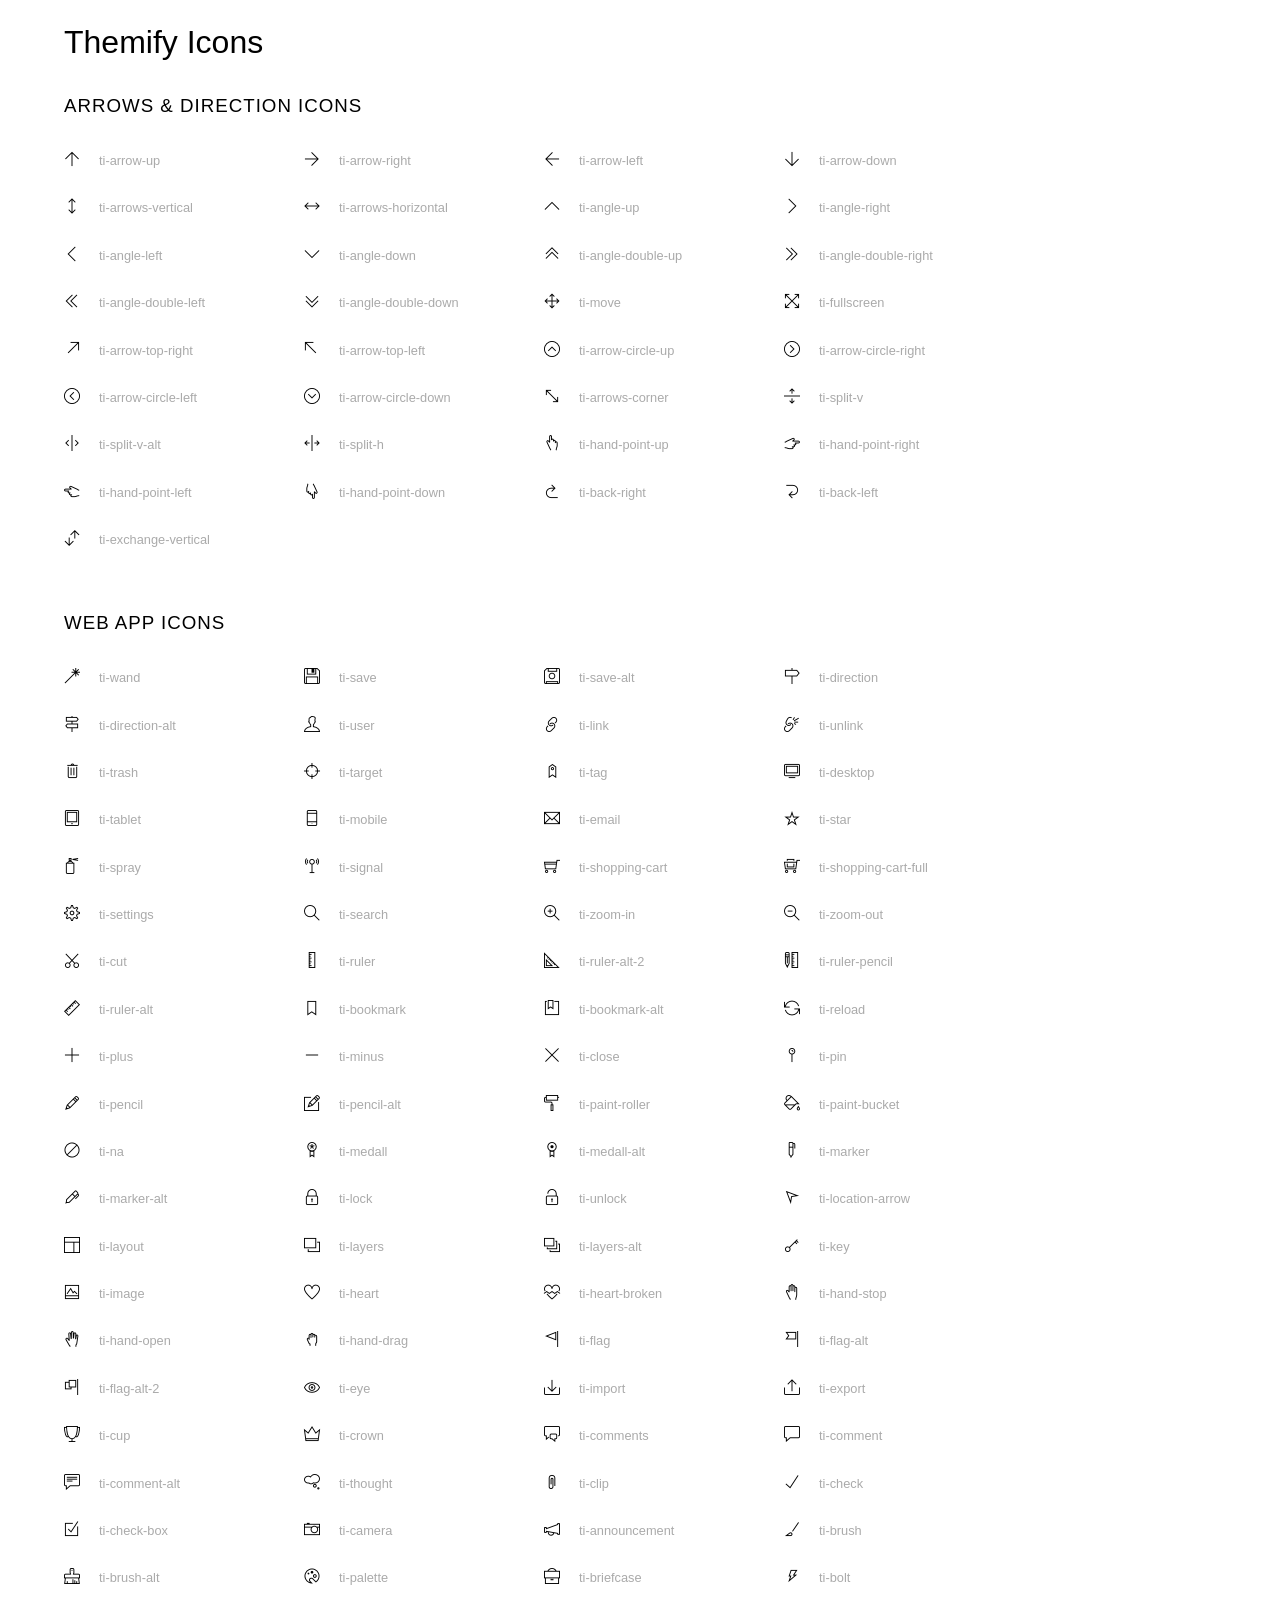
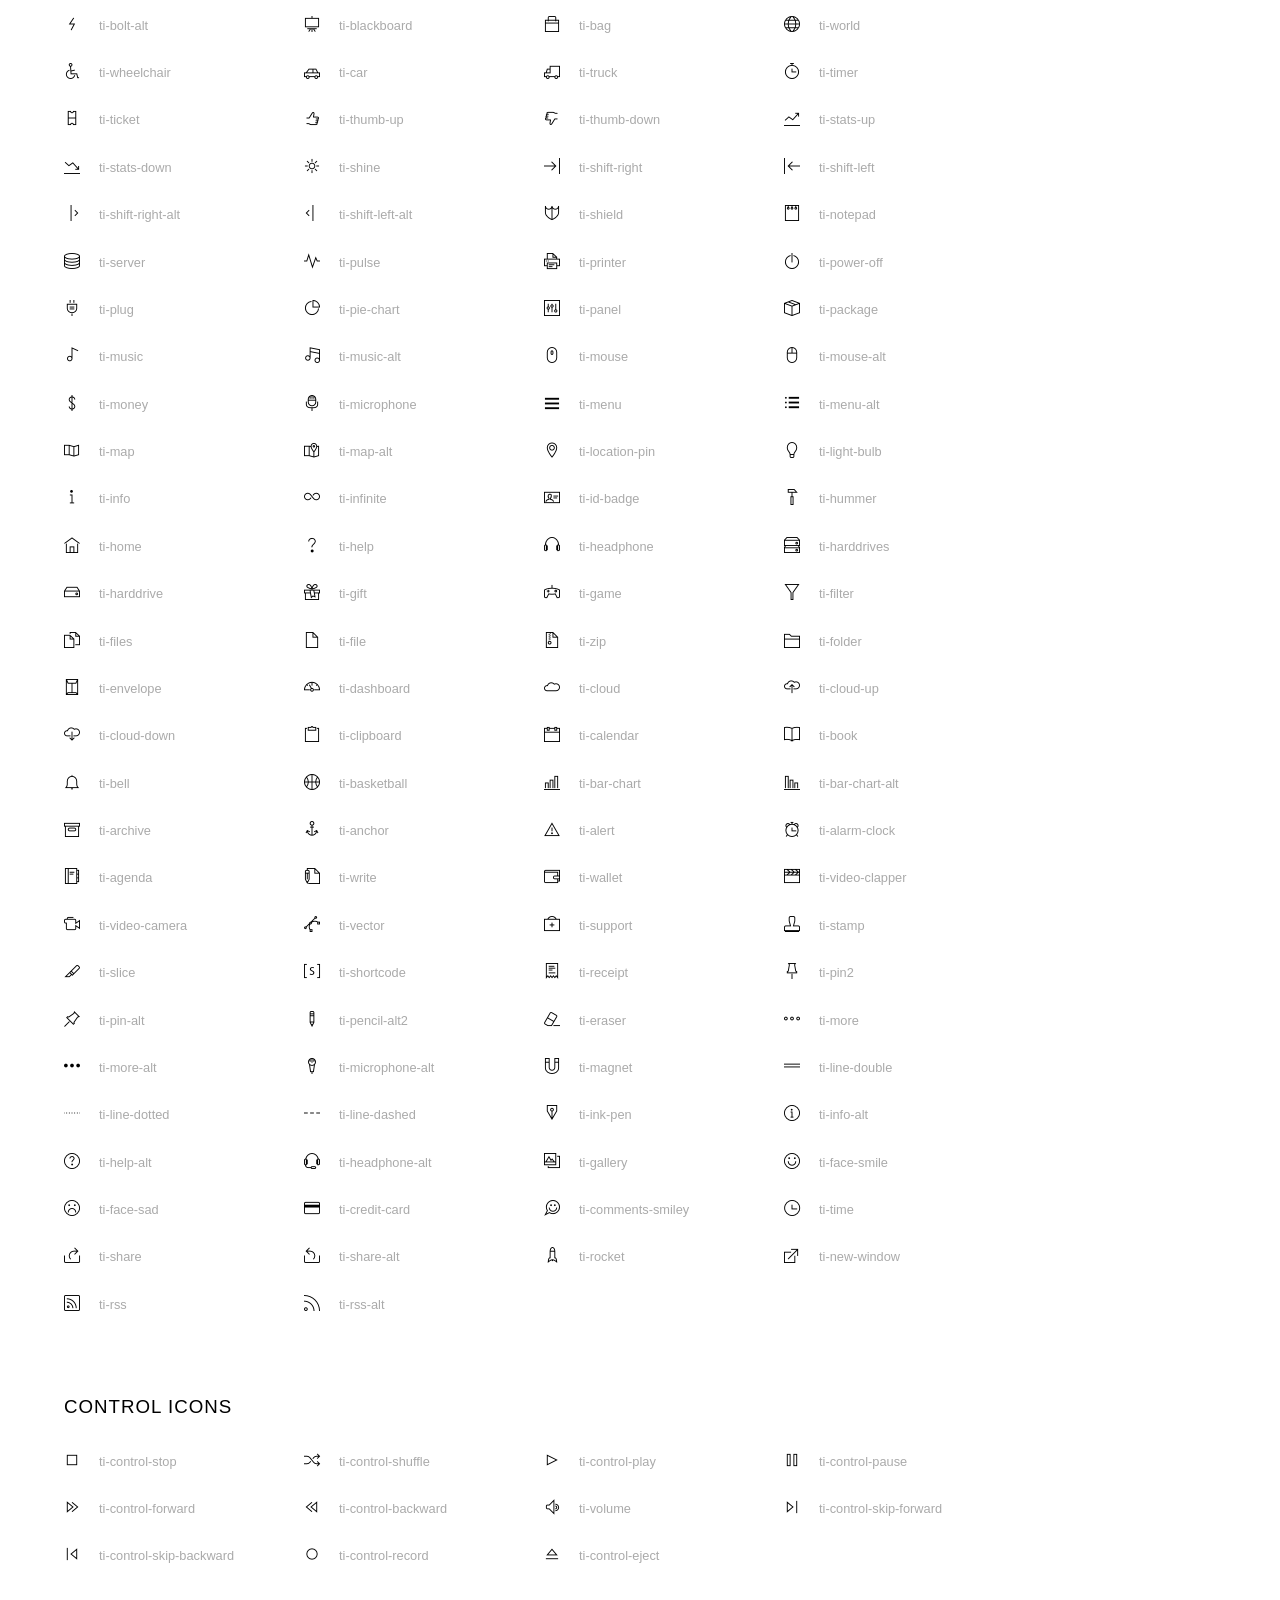
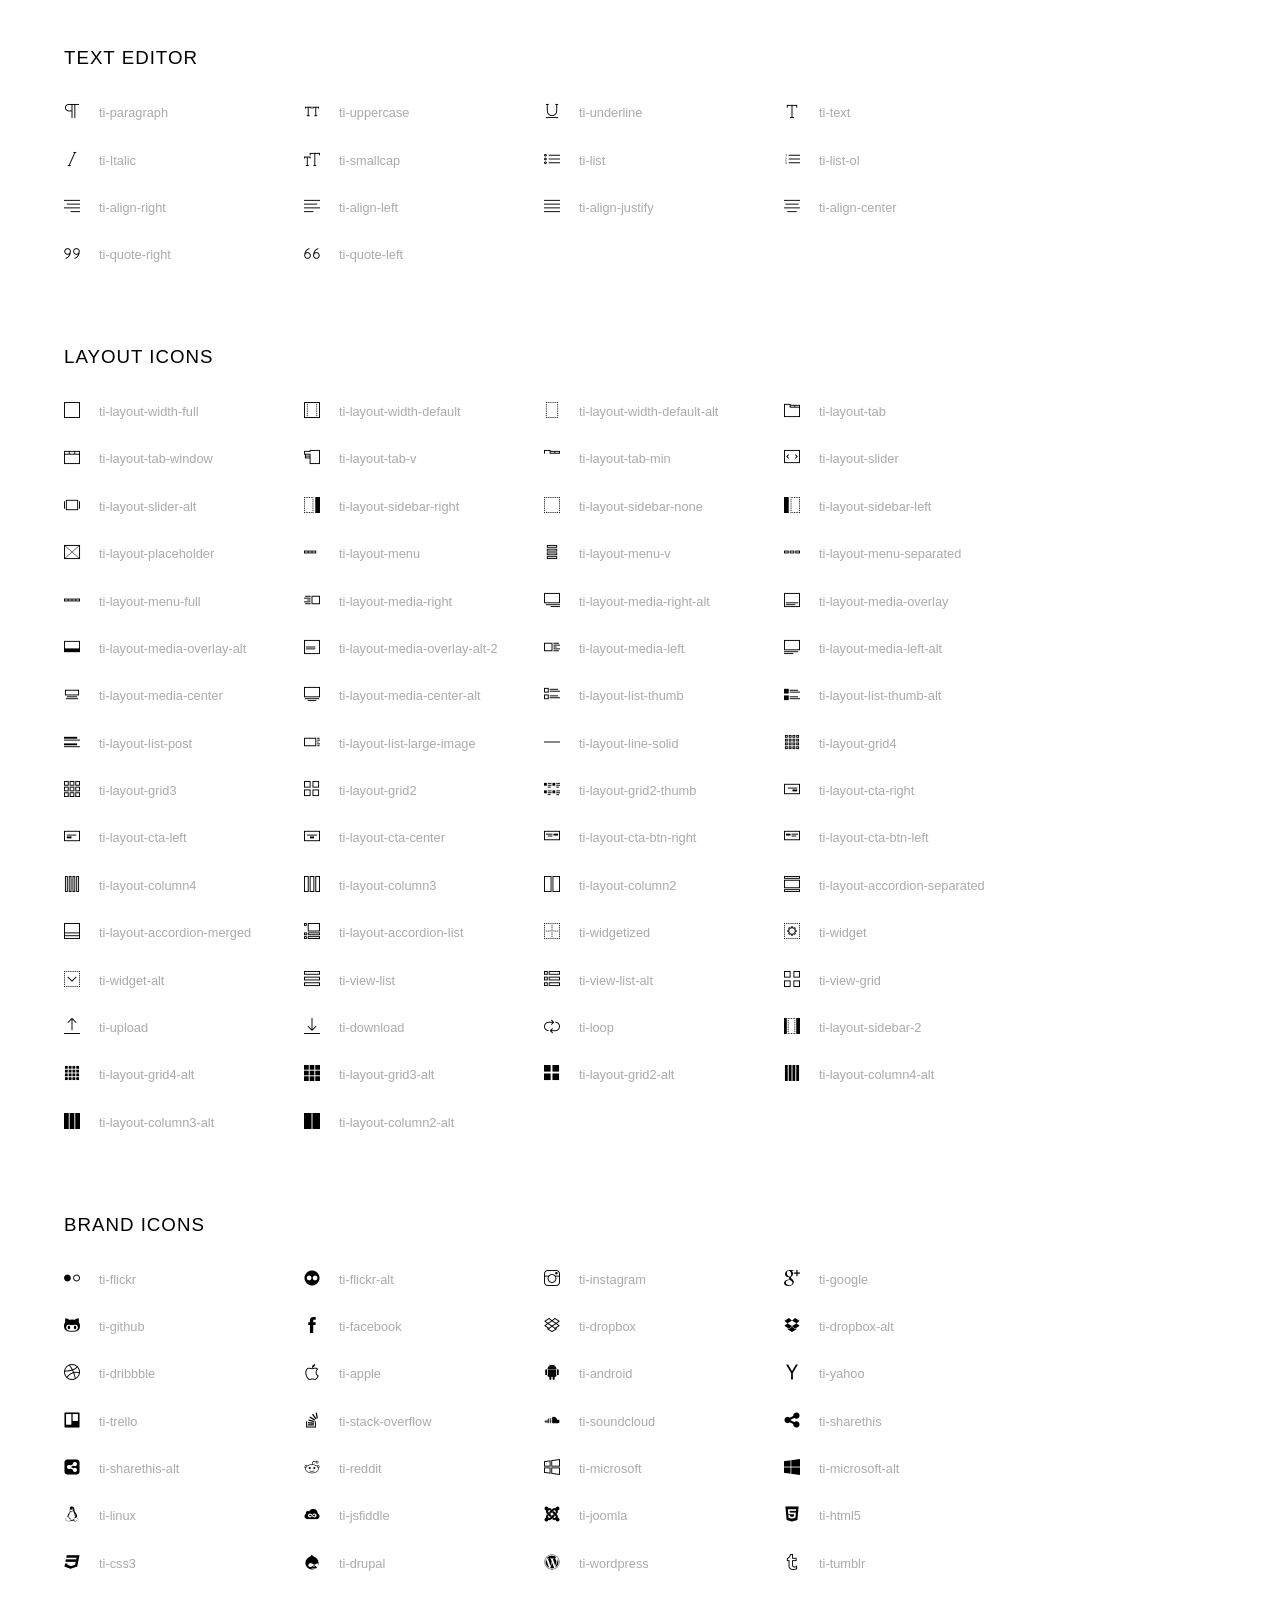
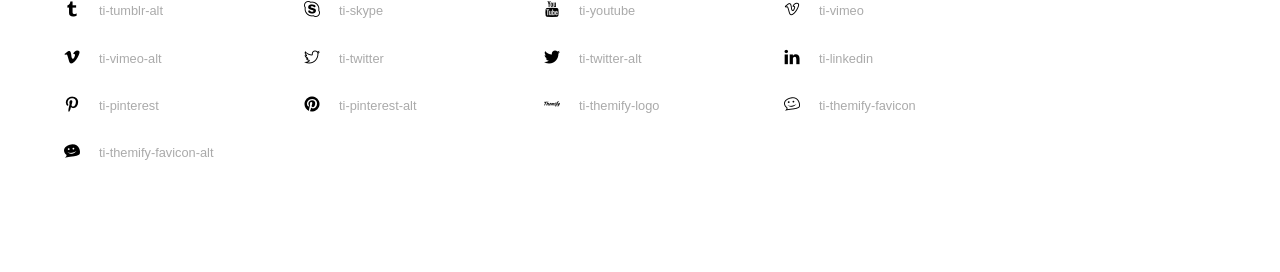
<file: edmin/admin/vendors/iconfonts/ti-icons/index.html>
<!doctype html>
<html>
<head>
	<meta charset="utf-8">
	<title>Themify Icon Font</title>
	<meta name="viewport" content="width=device-width">
	<link rel="stylesheet" href="demo-files/demo.css">
	<link rel="stylesheet" href="css/themify-icons.css">
	<!--[if lt IE 8]><!-->
	<link rel="stylesheet" href="ie7/ie7.css">
	<!--<![endif]-->
</head>
<body>
	<h1>Themify Icons</h1>

	<div class="icon-section">

		<div class="icon-section">
			<h3>Arrows &amp; Direction Icons </h3>

			<div class="icon-container">
				<span class="ti-arrow-up"></span><span class="icon-name"> ti-arrow-up</span>
			</div>
			<div class="icon-container">
				<span class="ti-arrow-right"></span><span class="icon-name"> ti-arrow-right</span>
			</div>
			<div class="icon-container">
				<span class="ti-arrow-left"></span><span class="icon-name"> ti-arrow-left</span>
			</div>
			<div class="icon-container">
				<span class="ti-arrow-down"></span><span class="icon-name"> ti-arrow-down</span>
			</div>
			<div class="icon-container">
				<span class="ti-arrows-vertical"></span><span class="icon-name"> ti-arrows-vertical</span>
			</div>
			<div class="icon-container">
				<span class="ti-arrows-horizontal"></span><span class="icon-name"> ti-arrows-horizontal</span>
			</div>
			<div class="icon-container">
				<span class="ti-angle-up"></span><span class="icon-name"> ti-angle-up</span>
			</div>
			<div class="icon-container">
				<span class="ti-angle-right"></span><span class="icon-name"> ti-angle-right</span>
			</div>
			<div class="icon-container">
				<span class="ti-angle-left"></span><span class="icon-name"> ti-angle-left</span>
			</div>
			<div class="icon-container">
				<span class="ti-angle-down"></span><span class="icon-name"> ti-angle-down</span>
			</div>	
			<div class="icon-container">
				<span class="ti-angle-double-up"></span><span class="icon-name"> ti-angle-double-up</span>
			</div>
			<div class="icon-container">
				<span class="ti-angle-double-right"></span><span class="icon-name"> ti-angle-double-right</span>
			</div>
			<div class="icon-container">
				<span class="ti-angle-double-left"></span><span class="icon-name"> ti-angle-double-left</span>
			</div>
			<div class="icon-container">
				<span class="ti-angle-double-down"></span><span class="icon-name"> ti-angle-double-down</span>
			</div>					
			<div class="icon-container">
				<span class="ti-move"></span><span class="icon-name"> ti-move</span>
			</div>
			<div class="icon-container">
				<span class="ti-fullscreen"></span><span class="icon-name"> ti-fullscreen</span>
			</div>
			<div class="icon-container">
				<span class="ti-arrow-top-right"></span><span class="icon-name"> ti-arrow-top-right</span>
			</div>
			<div class="icon-container">
				<span class="ti-arrow-top-left"></span><span class="icon-name"> ti-arrow-top-left</span>
			</div>
			<div class="icon-container">
				<span class="ti-arrow-circle-up"></span><span class="icon-name"> ti-arrow-circle-up</span>
			</div>
			<div class="icon-container">
				<span class="ti-arrow-circle-right"></span><span class="icon-name"> ti-arrow-circle-right</span>
			</div>
			<div class="icon-container">
				<span class="ti-arrow-circle-left"></span><span class="icon-name"> ti-arrow-circle-left</span>
			</div>
			<div class="icon-container">
				<span class="ti-arrow-circle-down"></span><span class="icon-name"> ti-arrow-circle-down</span>
			</div>
			<div class="icon-container">
				<span class="ti-arrows-corner"></span><span class="icon-name"> ti-arrows-corner</span>
			</div>
			<div class="icon-container">
				<span class="ti-split-v"></span><span class="icon-name"> ti-split-v</span>
			</div>

			<div class="icon-container">
				<span class="ti-split-v-alt"></span><span class="icon-name"> ti-split-v-alt</span>
			</div>
			<div class="icon-container">
				<span class="ti-split-h"></span><span class="icon-name"> ti-split-h</span>
			</div>
			<div class="icon-container">
				<span class="ti-hand-point-up"></span><span class="icon-name"> ti-hand-point-up</span>
			</div>
			<div class="icon-container">
				<span class="ti-hand-point-right"></span><span class="icon-name"> ti-hand-point-right</span>
			</div>
			<div class="icon-container">
				<span class="ti-hand-point-left"></span><span class="icon-name"> ti-hand-point-left</span>
			</div>
			<div class="icon-container">
				<span class="ti-hand-point-down"></span><span class="icon-name"> ti-hand-point-down</span>
			</div>
			<div class="icon-container">
				<span class="ti-back-right"></span><span class="icon-name"> ti-back-right</span>
			</div>
			<div class="icon-container">
				<span class="ti-back-left"></span><span class="icon-name"> ti-back-left</span>
			</div>
			<div class="icon-container">
				<span class="ti-exchange-vertical"></span><span class="icon-name"> ti-exchange-vertical</span>
			</div>

		</div> <!-- Arrows Icons -->



		<h3>Web App Icons</h3>
		
		<div class="icon-section">

			<div class="icon-container">
				<span class="ti-wand"></span><span class="icon-name"> ti-wand</span>
			</div>
			<div class="icon-container">
				<span class="ti-save"></span><span class="icon-name"> ti-save</span>
			</div>
			<div class="icon-container">
				<span class="ti-save-alt"></span><span class="icon-name"> ti-save-alt</span>
			</div>

			<div class="icon-container">
				<span class="ti-direction"></span><span class="icon-name"> ti-direction</span>
			</div>
			<div class="icon-container">
				<span class="ti-direction-alt"></span><span class="icon-name"> ti-direction-alt</span>
			</div>
			<div class="icon-container">
				<span class="ti-user"></span><span class="icon-name"> ti-user</span>
			</div>
			<div class="icon-container">
				<span class="ti-link"></span><span class="icon-name"> ti-link</span>
			</div>
			<div class="icon-container">
				<span class="ti-unlink"></span><span class="icon-name"> ti-unlink</span>
			</div>
			<div class="icon-container">
				<span class="ti-trash"></span><span class="icon-name"> ti-trash</span>
			</div>
			<div class="icon-container">
				<span class="ti-target"></span><span class="icon-name"> ti-target</span>
			</div>
			<div class="icon-container">
				<span class="ti-tag"></span><span class="icon-name"> ti-tag</span>
			</div>
			<div class="icon-container">
				<span class="ti-desktop"></span><span class="icon-name"> ti-desktop</span>
			</div>
			<div class="icon-container">
				<span class="ti-tablet"></span><span class="icon-name"> ti-tablet</span>
			</div>
			<div class="icon-container">
				<span class="ti-mobile"></span><span class="icon-name"> ti-mobile</span>
			</div>
			<div class="icon-container">
				<span class="ti-email"></span><span class="icon-name"> ti-email</span>
			</div>	
			<div class="icon-container">
				<span class="ti-star"></span><span class="icon-name"> ti-star</span>
			</div>
			<div class="icon-container">
				<span class="ti-spray"></span><span class="icon-name"> ti-spray</span>
			</div>
			<div class="icon-container">
				<span class="ti-signal"></span><span class="icon-name"> ti-signal</span>
			</div>
			<div class="icon-container">
				<span class="ti-shopping-cart"></span><span class="icon-name"> ti-shopping-cart</span>
			</div>
			<div class="icon-container">
				<span class="ti-shopping-cart-full"></span><span class="icon-name"> ti-shopping-cart-full</span>
			</div>
			<div class="icon-container">
				<span class="ti-settings"></span><span class="icon-name"> ti-settings</span>
			</div>
			<div class="icon-container">
				<span class="ti-search"></span><span class="icon-name"> ti-search</span>
			</div>
			<div class="icon-container">
				<span class="ti-zoom-in"></span><span class="icon-name"> ti-zoom-in</span>
			</div>
			<div class="icon-container">
				<span class="ti-zoom-out"></span><span class="icon-name"> ti-zoom-out</span>
			</div>
			<div class="icon-container">
				<span class="ti-cut"></span><span class="icon-name"> ti-cut</span>
			</div>
			<div class="icon-container">
				<span class="ti-ruler"></span><span class="icon-name"> ti-ruler</span>
			</div>
			<div class="icon-container">
				<span class="ti-ruler-alt-2"></span><span class="icon-name"> ti-ruler-alt-2</span>
			</div>			
			<div class="icon-container">
				<span class="ti-ruler-pencil"></span><span class="icon-name"> ti-ruler-pencil</span>
			</div>
			<div class="icon-container">
				<span class="ti-ruler-alt"></span><span class="icon-name"> ti-ruler-alt</span>
			</div>
			<div class="icon-container">
				<span class="ti-bookmark"></span><span class="icon-name"> ti-bookmark</span>
			</div>
			<div class="icon-container">
				<span class="ti-bookmark-alt"></span><span class="icon-name"> ti-bookmark-alt</span>
			</div>
			<div class="icon-container">
				<span class="ti-reload"></span><span class="icon-name"> ti-reload</span>
			</div>
			<div class="icon-container">
				<span class="ti-plus"></span><span class="icon-name"> ti-plus</span>
			</div>
			<div class="icon-container">
				<span class="ti-minus"></span><span class="icon-name"> ti-minus</span>
			</div>
			<div class="icon-container">
				<span class="ti-close"></span><span class="icon-name"> ti-close</span>
			</div>			
			<div class="icon-container">
				<span class="ti-pin"></span><span class="icon-name"> ti-pin</span>
			</div>
			<div class="icon-container">
				<span class="ti-pencil"></span><span class="icon-name"> ti-pencil</span>
			</div>
					
		  	<div class="icon-container">
				<span class="ti-pencil-alt"></span><span class="icon-name"> ti-pencil-alt</span>
			</div>
			<div class="icon-container">
				<span class="ti-paint-roller"></span><span class="icon-name"> ti-paint-roller</span>
			</div>
			<div class="icon-container">
				<span class="ti-paint-bucket"></span><span class="icon-name"> ti-paint-bucket</span>
			</div>
			<div class="icon-container">
				<span class="ti-na"></span><span class="icon-name"> ti-na</span>
			</div>
			<div class="icon-container">
				<span class="ti-medall"></span><span class="icon-name"> ti-medall</span>
			</div>
			<div class="icon-container">
				<span class="ti-medall-alt"></span><span class="icon-name"> ti-medall-alt</span>
			</div>
			<div class="icon-container">
				<span class="ti-marker"></span><span class="icon-name"> ti-marker</span>
			</div>
			<div class="icon-container">
				<span class="ti-marker-alt"></span><span class="icon-name"> ti-marker-alt</span>
			</div>

			<div class="icon-container">
				<span class="ti-lock"></span><span class="icon-name"> ti-lock</span>
			</div>
			<div class="icon-container">
				<span class="ti-unlock"></span><span class="icon-name"> ti-unlock</span>
			</div>
			<div class="icon-container">
				<span class="ti-location-arrow"></span><span class="icon-name"> ti-location-arrow</span>
			</div>
			<div class="icon-container">
				<span class="ti-layout"></span><span class="icon-name"> ti-layout</span>
			</div>
			<div class="icon-container">
				<span class="ti-layers"></span><span class="icon-name"> ti-layers</span>
			</div>
			<div class="icon-container">
				<span class="ti-layers-alt"></span><span class="icon-name"> ti-layers-alt</span>
			</div>
			<div class="icon-container">
				<span class="ti-key"></span><span class="icon-name"> ti-key</span>
			</div>
			<div class="icon-container">
				<span class="ti-image"></span><span class="icon-name"> ti-image</span>
			</div>
			<div class="icon-container">
				<span class="ti-heart"></span><span class="icon-name"> ti-heart</span>
			</div>
			<div class="icon-container">
				<span class="ti-heart-broken"></span><span class="icon-name"> ti-heart-broken</span>
			</div>
			<div class="icon-container">
				<span class="ti-hand-stop"></span><span class="icon-name"> ti-hand-stop</span>
			</div>
			<div class="icon-container">
				<span class="ti-hand-open"></span><span class="icon-name"> ti-hand-open</span>
			</div>
			<div class="icon-container">
				<span class="ti-hand-drag"></span><span class="icon-name"> ti-hand-drag</span>
			</div>
			<div class="icon-container">
				<span class="ti-flag"></span><span class="icon-name"> ti-flag</span>
			</div>
			<div class="icon-container">
				<span class="ti-flag-alt"></span><span class="icon-name"> ti-flag-alt</span>
			</div>
			<div class="icon-container">
				<span class="ti-flag-alt-2"></span><span class="icon-name"> ti-flag-alt-2</span>
			</div>
			<div class="icon-container">
				<span class="ti-eye"></span><span class="icon-name"> ti-eye</span>
			</div>
			<div class="icon-container">
				<span class="ti-import"></span><span class="icon-name"> ti-import</span>
			</div>			
			<div class="icon-container">
				<span class="ti-export"></span><span class="icon-name"> ti-export</span>
			</div>
			<div class="icon-container">
				<span class="ti-cup"></span><span class="icon-name"> ti-cup</span>
			</div>
			<div class="icon-container">
				<span class="ti-crown"></span><span class="icon-name"> ti-crown</span>
			</div>
			<div class="icon-container">
				<span class="ti-comments"></span><span class="icon-name"> ti-comments</span>
			</div>
			<div class="icon-container">
				<span class="ti-comment"></span><span class="icon-name"> ti-comment</span>
			</div>
			<div class="icon-container">
				<span class="ti-comment-alt"></span><span class="icon-name"> ti-comment-alt</span>
			</div>
			<div class="icon-container">
				<span class="ti-thought"></span><span class="icon-name"> ti-thought</span>
			</div>			
			<div class="icon-container">
				<span class="ti-clip"></span><span class="icon-name"> ti-clip</span>
			</div>

			<div class="icon-container">
				<span class="ti-check"></span><span class="icon-name"> ti-check</span>
			</div>
			<div class="icon-container">
				<span class="ti-check-box"></span><span class="icon-name"> ti-check-box</span>
			</div>
			<div class="icon-container">
				<span class="ti-camera"></span><span class="icon-name"> ti-camera</span>
			</div>
			<div class="icon-container">
				<span class="ti-announcement"></span><span class="icon-name"> ti-announcement</span>
			</div>
			<div class="icon-container">
				<span class="ti-brush"></span><span class="icon-name"> ti-brush</span>
			</div>
			<div class="icon-container">
				<span class="ti-brush-alt"></span><span class="icon-name"> ti-brush-alt</span>
			</div>
			<div class="icon-container">
				<span class="ti-palette"></span><span class="icon-name"> ti-palette</span>
			</div>			
			<div class="icon-container">
				<span class="ti-briefcase"></span><span class="icon-name"> ti-briefcase</span>
			</div>
			<div class="icon-container">
				<span class="ti-bolt"></span><span class="icon-name"> ti-bolt</span>
			</div>
			<div class="icon-container">
				<span class="ti-bolt-alt"></span><span class="icon-name"> ti-bolt-alt</span>
			</div>
			<div class="icon-container">
				<span class="ti-blackboard"></span><span class="icon-name"> ti-blackboard</span>
			</div>
			<div class="icon-container">
				<span class="ti-bag"></span><span class="icon-name"> ti-bag</span>
			</div>
			<div class="icon-container">
				<span class="ti-world"></span><span class="icon-name"> ti-world</span>
			</div>
			<div class="icon-container">
				<span class="ti-wheelchair"></span><span class="icon-name"> ti-wheelchair</span>
			</div>
			<div class="icon-container">
				<span class="ti-car"></span><span class="icon-name"> ti-car</span>
			</div>
			<div class="icon-container">
				<span class="ti-truck"></span><span class="icon-name"> ti-truck</span>
			</div>
			<div class="icon-container">
				<span class="ti-timer"></span><span class="icon-name"> ti-timer</span>
			</div>
			<div class="icon-container">
				<span class="ti-ticket"></span><span class="icon-name"> ti-ticket</span>
			</div>
			<div class="icon-container">
				<span class="ti-thumb-up"></span><span class="icon-name"> ti-thumb-up</span>
			</div>
			<div class="icon-container">
				<span class="ti-thumb-down"></span><span class="icon-name"> ti-thumb-down</span>
			</div>

			<div class="icon-container">
				<span class="ti-stats-up"></span><span class="icon-name"> ti-stats-up</span>
			</div>
			<div class="icon-container">
				<span class="ti-stats-down"></span><span class="icon-name"> ti-stats-down</span>
			</div>
			<div class="icon-container">
				<span class="ti-shine"></span><span class="icon-name"> ti-shine</span>
			</div>
			<div class="icon-container">
				<span class="ti-shift-right"></span><span class="icon-name"> ti-shift-right</span>
			</div>
			<div class="icon-container">
				<span class="ti-shift-left"></span><span class="icon-name"> ti-shift-left</span>
			</div>

			<div class="icon-container">
				<span class="ti-shift-right-alt"></span><span class="icon-name"> ti-shift-right-alt</span>
			</div>
			<div class="icon-container">
				<span class="ti-shift-left-alt"></span><span class="icon-name"> ti-shift-left-alt</span>
			</div>
			<div class="icon-container">
				<span class="ti-shield"></span><span class="icon-name"> ti-shield</span>
			</div>
			<div class="icon-container">
				<span class="ti-notepad"></span><span class="icon-name"> ti-notepad</span>
			</div>
			<div class="icon-container">
				<span class="ti-server"></span><span class="icon-name"> ti-server</span>
			</div>

			<div class="icon-container">
				<span class="ti-pulse"></span><span class="icon-name"> ti-pulse</span>
			</div>
			<div class="icon-container">
				<span class="ti-printer"></span><span class="icon-name"> ti-printer</span>
			</div>
			<div class="icon-container">
				<span class="ti-power-off"></span><span class="icon-name"> ti-power-off</span>
			</div>
			<div class="icon-container">
				<span class="ti-plug"></span><span class="icon-name"> ti-plug</span>
			</div>
			<div class="icon-container">
				<span class="ti-pie-chart"></span><span class="icon-name"> ti-pie-chart</span>
			</div>

			<div class="icon-container">
				<span class="ti-panel"></span><span class="icon-name"> ti-panel</span>
			</div>
			<div class="icon-container">
				<span class="ti-package"></span><span class="icon-name"> ti-package</span>
			</div>
			<div class="icon-container">
				<span class="ti-music"></span><span class="icon-name"> ti-music</span>
			</div>
			<div class="icon-container">
				<span class="ti-music-alt"></span><span class="icon-name"> ti-music-alt</span>
			</div>
			<div class="icon-container">
				<span class="ti-mouse"></span><span class="icon-name"> ti-mouse</span>
			</div>
			<div class="icon-container">
				<span class="ti-mouse-alt"></span><span class="icon-name"> ti-mouse-alt</span>
			</div>
			<div class="icon-container">
				<span class="ti-money"></span><span class="icon-name"> ti-money</span>
			</div>
			<div class="icon-container">
				<span class="ti-microphone"></span><span class="icon-name"> ti-microphone</span>
			</div>
			<div class="icon-container">
				<span class="ti-menu"></span><span class="icon-name"> ti-menu</span>
			</div>
			<div class="icon-container">
				<span class="ti-menu-alt"></span><span class="icon-name"> ti-menu-alt</span>
			</div>
			<div class="icon-container">
				<span class="ti-map"></span><span class="icon-name"> ti-map</span>
			</div>
			<div class="icon-container">
				<span class="ti-map-alt"></span><span class="icon-name"> ti-map-alt</span>
			</div>

			<div class="icon-container">
				<span class="ti-location-pin"></span><span class="icon-name"> ti-location-pin</span>
			</div>

			<div class="icon-container">
				<span class="ti-light-bulb"></span><span class="icon-name"> ti-light-bulb</span>
			</div>
			<div class="icon-container">
				<span class="ti-info"></span><span class="icon-name"> ti-info</span>
			</div>
			<div class="icon-container">
				<span class="ti-infinite"></span><span class="icon-name"> ti-infinite</span>
			</div>
			<div class="icon-container">
				<span class="ti-id-badge"></span><span class="icon-name"> ti-id-badge</span>
			</div>
			<div class="icon-container">
				<span class="ti-hummer"></span><span class="icon-name"> ti-hummer</span>
			</div>
			<div class="icon-container">
				<span class="ti-home"></span><span class="icon-name"> ti-home</span>
			</div>
			<div class="icon-container">
				<span class="ti-help"></span><span class="icon-name"> ti-help</span>
			</div>
			<div class="icon-container">
				<span class="ti-headphone"></span><span class="icon-name"> ti-headphone</span>
			</div>
			<div class="icon-container">
				<span class="ti-harddrives"></span><span class="icon-name"> ti-harddrives</span>
			</div>
			<div class="icon-container">
				<span class="ti-harddrive"></span><span class="icon-name"> ti-harddrive</span>
			</div>
			<div class="icon-container">
				<span class="ti-gift"></span><span class="icon-name"> ti-gift</span>
			</div>
			<div class="icon-container">
				<span class="ti-game"></span><span class="icon-name"> ti-game</span>
			</div>
			<div class="icon-container">
				<span class="ti-filter"></span><span class="icon-name"> ti-filter</span>
			</div>
			<div class="icon-container">
				<span class="ti-files"></span><span class="icon-name"> ti-files</span>
			</div>
			<div class="icon-container">
				<span class="ti-file"></span><span class="icon-name"> ti-file</span>
			</div>
			<div class="icon-container">
				<span class="ti-zip"></span><span class="icon-name"> ti-zip</span>
			</div>
			<div class="icon-container">
				<span class="ti-folder"></span><span class="icon-name"> ti-folder</span>
			</div>			
			<div class="icon-container">
				<span class="ti-envelope"></span><span class="icon-name"> ti-envelope</span>
			</div>


			<div class="icon-container">
				<span class="ti-dashboard"></span><span class="icon-name"> ti-dashboard</span>
			</div>
			<div class="icon-container">
				<span class="ti-cloud"></span><span class="icon-name"> ti-cloud</span>
			</div>
			<div class="icon-container">
				<span class="ti-cloud-up"></span><span class="icon-name"> ti-cloud-up</span>
			</div>
			<div class="icon-container">
				<span class="ti-cloud-down"></span><span class="icon-name"> ti-cloud-down</span>
			</div>
			<div class="icon-container">
				<span class="ti-clipboard"></span><span class="icon-name"> ti-clipboard</span>
			</div>
			<div class="icon-container">
				<span class="ti-calendar"></span><span class="icon-name"> ti-calendar</span>
			</div>
			<div class="icon-container">
				<span class="ti-book"></span><span class="icon-name"> ti-book</span>
			</div>
			<div class="icon-container">
				<span class="ti-bell"></span><span class="icon-name"> ti-bell</span>
			</div>
			<div class="icon-container">
				<span class="ti-basketball"></span><span class="icon-name"> ti-basketball</span>
			</div>
			<div class="icon-container">
				<span class="ti-bar-chart"></span><span class="icon-name"> ti-bar-chart</span>
			</div>
			<div class="icon-container">
				<span class="ti-bar-chart-alt"></span><span class="icon-name"> ti-bar-chart-alt</span>
			</div>


			<div class="icon-container">
				<span class="ti-archive"></span><span class="icon-name"> ti-archive</span>
			</div>
			<div class="icon-container">
				<span class="ti-anchor"></span><span class="icon-name"> ti-anchor</span>
			</div>

			<div class="icon-container">
				<span class="ti-alert"></span><span class="icon-name"> ti-alert</span>
			</div>
			<div class="icon-container">
				<span class="ti-alarm-clock"></span><span class="icon-name"> ti-alarm-clock</span>
			</div>
			<div class="icon-container">
				<span class="ti-agenda"></span><span class="icon-name"> ti-agenda</span>
			</div>
			<div class="icon-container">
				<span class="ti-write"></span><span class="icon-name"> ti-write</span>
			</div>

			<div class="icon-container">
				<span class="ti-wallet"></span><span class="icon-name"> ti-wallet</span>
			</div>
			<div class="icon-container">
				<span class="ti-video-clapper"></span><span class="icon-name"> ti-video-clapper</span>
			</div>
			<div class="icon-container">
				<span class="ti-video-camera"></span><span class="icon-name"> ti-video-camera</span>
			</div>
			<div class="icon-container">
				<span class="ti-vector"></span><span class="icon-name"> ti-vector</span>
			</div>

			<div class="icon-container">
				<span class="ti-support"></span><span class="icon-name"> ti-support</span>
			</div>
			<div class="icon-container">
				<span class="ti-stamp"></span><span class="icon-name"> ti-stamp</span>
			</div>
			<div class="icon-container">
				<span class="ti-slice"></span><span class="icon-name"> ti-slice</span>
			</div>
			<div class="icon-container">
				<span class="ti-shortcode"></span><span class="icon-name"> ti-shortcode</span>
			</div>
			<div class="icon-container">
				<span class="ti-receipt"></span><span class="icon-name"> ti-receipt</span>
			</div>
			<div class="icon-container">
				<span class="ti-pin2"></span><span class="icon-name"> ti-pin2</span>
			</div>
			<div class="icon-container">
				<span class="ti-pin-alt"></span><span class="icon-name"> ti-pin-alt</span>
			</div>
			<div class="icon-container">
				<span class="ti-pencil-alt2"></span><span class="icon-name"> ti-pencil-alt2</span>
			</div>
			<div class="icon-container">
				<span class="ti-eraser"></span><span class="icon-name"> ti-eraser</span>
			</div>			
			<div class="icon-container">
				<span class="ti-more"></span><span class="icon-name"> ti-more</span>
			</div>
			<div class="icon-container">
				<span class="ti-more-alt"></span><span class="icon-name"> ti-more-alt</span>
			</div>
			<div class="icon-container">
				<span class="ti-microphone-alt"></span><span class="icon-name"> ti-microphone-alt</span>
			</div>
			<div class="icon-container">
				<span class="ti-magnet"></span><span class="icon-name"> ti-magnet</span>
			</div>
			<div class="icon-container">
				<span class="ti-line-double"></span><span class="icon-name"> ti-line-double</span>
			</div>
			<div class="icon-container">
				<span class="ti-line-dotted"></span><span class="icon-name"> ti-line-dotted</span>
			</div>
			<div class="icon-container">
				<span class="ti-line-dashed"></span><span class="icon-name"> ti-line-dashed</span>
			</div>

			<div class="icon-container">
				<span class="ti-ink-pen"></span><span class="icon-name"> ti-ink-pen</span>
			</div>
			<div class="icon-container">
				<span class="ti-info-alt"></span><span class="icon-name"> ti-info-alt</span>
			</div>
			<div class="icon-container">
				<span class="ti-help-alt"></span><span class="icon-name"> ti-help-alt</span>
			</div>
			<div class="icon-container">
				<span class="ti-headphone-alt"></span><span class="icon-name"> ti-headphone-alt</span>
			</div>

			<div class="icon-container">
				<span class="ti-gallery"></span><span class="icon-name"> ti-gallery</span>
			</div>
			<div class="icon-container">
				<span class="ti-face-smile"></span><span class="icon-name"> ti-face-smile</span>
			</div>
			<div class="icon-container">
				<span class="ti-face-sad"></span><span class="icon-name"> ti-face-sad</span>
			</div>
			<div class="icon-container">
				<span class="ti-credit-card"></span><span class="icon-name"> ti-credit-card</span>
			</div>
			<div class="icon-container">
				<span class="ti-comments-smiley"></span><span class="icon-name"> ti-comments-smiley</span>
			</div>
			<div class="icon-container">
				<span class="ti-time"></span><span class="icon-name"> ti-time</span>
			</div>
			<div class="icon-container">
				<span class="ti-share"></span><span class="icon-name"> ti-share</span>
			</div>
			<div class="icon-container">
				<span class="ti-share-alt"></span><span class="icon-name"> ti-share-alt</span>
			</div>
			<div class="icon-container">
				<span class="ti-rocket"></span><span class="icon-name"> ti-rocket</span>
			</div>

			<div class="icon-container">
				<span class="ti-new-window"></span><span class="icon-name"> ti-new-window</span>
			</div>

			<div class="icon-container">
				<span class="ti-rss"></span><span class="icon-name"> ti-rss</span>
			</div>

			<div class="icon-container">
				<span class="ti-rss-alt"></span><span class="icon-name"> ti-rss-alt</span>
			</div>
			
		</div><!-- Web App Icons -->


		<div class="icon-section">
			<h3>Control Icons</h3>
			<div class="icon-container">
				<span class="ti-control-stop"></span><span class="icon-name"> ti-control-stop</span>
			</div>
			<div class="icon-container">
				<span class="ti-control-shuffle"></span><span class="icon-name"> ti-control-shuffle</span>
			</div>
			<div class="icon-container">
				<span class="ti-control-play"></span><span class="icon-name"> ti-control-play</span>
			</div>
			<div class="icon-container">
				<span class="ti-control-pause"></span><span class="icon-name"> ti-control-pause</span>
			</div>
			<div class="icon-container">
				<span class="ti-control-forward"></span><span class="icon-name"> ti-control-forward</span>
			</div>
			<div class="icon-container">
				<span class="ti-control-backward"></span><span class="icon-name"> ti-control-backward</span>
			</div>	
			<div class="icon-container">
				<span class="ti-volume"></span><span class="icon-name"> ti-volume</span>
			</div>
			<div class="icon-container">
				<span class="ti-control-skip-forward"></span><span class="icon-name"> ti-control-skip-forward</span>
			</div>
			<div class="icon-container">
				<span class="ti-control-skip-backward"></span><span class="icon-name"> ti-control-skip-backward</span>
			</div>
			<div class="icon-container">
				<span class="ti-control-record"></span><span class="icon-name"> ti-control-record</span>
			</div>
			<div class="icon-container">
				<span class="ti-control-eject"></span><span class="icon-name"> ti-control-eject</span>
			</div>			
		</div> <!-- Control Icons -->


		<div class="icon-section">
			<h3>Text Editor</h3>

			<div class="icon-container">
				<span class="ti-paragraph"></span><span class="icon-name"> ti-paragraph</span>
			</div>
			<div class="icon-container">
				<span class="ti-uppercase"></span><span class="icon-name"> ti-uppercase</span>
			</div>

			<div class="icon-container">
				<span class="ti-underline"></span><span class="icon-name"> ti-underline</span>
			</div>
			<div class="icon-container">
				<span class="ti-text"></span><span class="icon-name"> ti-text</span>
			</div>
			<div class="icon-container">
				<span class="ti-Italic"></span><span class="icon-name"> ti-Italic</span>
			</div>
			<div class="icon-container">
				<span class="ti-smallcap"></span><span class="icon-name"> ti-smallcap</span>
			</div>
			<div class="icon-container">
				<span class="ti-list"></span><span class="icon-name"> ti-list</span>
			</div>
			<div class="icon-container">
				<span class="ti-list-ol"></span><span class="icon-name"> ti-list-ol</span>
			</div>
			<div class="icon-container">
				<span class="ti-align-right"></span><span class="icon-name"> ti-align-right</span>
			</div>
			<div class="icon-container">
				<span class="ti-align-left"></span><span class="icon-name"> ti-align-left</span>
			</div>
			<div class="icon-container">
				<span class="ti-align-justify"></span><span class="icon-name"> ti-align-justify</span>
			</div>
			<div class="icon-container">
				<span class="ti-align-center"></span><span class="icon-name"> ti-align-center</span>
			</div>
			<div class="icon-container">
				<span class="ti-quote-right"></span><span class="icon-name"> ti-quote-right</span>
			</div>
			<div class="icon-container">
				<span class="ti-quote-left"></span><span class="icon-name"> ti-quote-left</span>
			</div>

		</div> <!-- Text Editor -->



		<div class="icon-section">
			<h3>Layout Icons</h3>
			<div class="icon-container">
				<span class="ti-layout-width-full"></span><span class="icon-name"> ti-layout-width-full</span>
			</div>
			<div class="icon-container">
				<span class="ti-layout-width-default"></span><span class="icon-name"> ti-layout-width-default</span>
			</div>
			<div class="icon-container">
				<span class="ti-layout-width-default-alt"></span><span class="icon-name"> ti-layout-width-default-alt</span>
			</div>
			<div class="icon-container">
				<span class="ti-layout-tab"></span><span class="icon-name"> ti-layout-tab</span>
			</div>
			<div class="icon-container">
				<span class="ti-layout-tab-window"></span><span class="icon-name"> ti-layout-tab-window</span>
			</div>
			<div class="icon-container">
				<span class="ti-layout-tab-v"></span><span class="icon-name"> ti-layout-tab-v</span>
			</div>
			<div class="icon-container">
				<span class="ti-layout-tab-min"></span><span class="icon-name"> ti-layout-tab-min</span>
			</div>
			<div class="icon-container">
				<span class="ti-layout-slider"></span><span class="icon-name"> ti-layout-slider</span>
			</div>
			<div class="icon-container">
				<span class="ti-layout-slider-alt"></span><span class="icon-name"> ti-layout-slider-alt</span>
			</div>
			<div class="icon-container">
				<span class="ti-layout-sidebar-right"></span><span class="icon-name"> ti-layout-sidebar-right</span>
			</div>
			<div class="icon-container">
				<span class="ti-layout-sidebar-none"></span><span class="icon-name"> ti-layout-sidebar-none</span>
			</div>
			<div class="icon-container">
				<span class="ti-layout-sidebar-left"></span><span class="icon-name"> ti-layout-sidebar-left</span>
			</div>
			<div class="icon-container">
				<span class="ti-layout-placeholder"></span><span class="icon-name"> ti-layout-placeholder</span>
			</div>
			<div class="icon-container">
				<span class="ti-layout-menu"></span><span class="icon-name"> ti-layout-menu</span>
			</div>
			<div class="icon-container">
				<span class="ti-layout-menu-v"></span><span class="icon-name"> ti-layout-menu-v</span>
			</div>
			<div class="icon-container">
				<span class="ti-layout-menu-separated"></span><span class="icon-name"> ti-layout-menu-separated</span>
			</div>
			<div class="icon-container">
				<span class="ti-layout-menu-full"></span><span class="icon-name"> ti-layout-menu-full</span>
			</div>
			<div class="icon-container">
				<span class="ti-layout-media-right"></span><span class="icon-name"> ti-layout-media-right</span>
			</div>
			<div class="icon-container">
				<span class="ti-layout-media-right-alt"></span><span class="icon-name"> ti-layout-media-right-alt</span>
			</div>
			<div class="icon-container">
				<span class="ti-layout-media-overlay"></span><span class="icon-name"> ti-layout-media-overlay</span>
			</div>
			<div class="icon-container">
				<span class="ti-layout-media-overlay-alt"></span><span class="icon-name"> ti-layout-media-overlay-alt</span>
			</div>
			<div class="icon-container">
				<span class="ti-layout-media-overlay-alt-2"></span><span class="icon-name"> ti-layout-media-overlay-alt-2</span>
			</div>
			<div class="icon-container">
				<span class="ti-layout-media-left"></span><span class="icon-name"> ti-layout-media-left</span>
			</div>
			<div class="icon-container">
				<span class="ti-layout-media-left-alt"></span><span class="icon-name"> ti-layout-media-left-alt</span>
			</div>
			<div class="icon-container">
				<span class="ti-layout-media-center"></span><span class="icon-name"> ti-layout-media-center</span>
			</div>
			<div class="icon-container">
				<span class="ti-layout-media-center-alt"></span><span class="icon-name"> ti-layout-media-center-alt</span>
			</div>
			<div class="icon-container">
				<span class="ti-layout-list-thumb"></span><span class="icon-name"> ti-layout-list-thumb</span>
			</div>
			<div class="icon-container">
				<span class="ti-layout-list-thumb-alt"></span><span class="icon-name"> ti-layout-list-thumb-alt</span>
			</div>
			<div class="icon-container">
				<span class="ti-layout-list-post"></span><span class="icon-name"> ti-layout-list-post</span>
			</div>
			<div class="icon-container">
				<span class="ti-layout-list-large-image"></span><span class="icon-name"> ti-layout-list-large-image</span>
			</div>
			<div class="icon-container">
				<span class="ti-layout-line-solid"></span><span class="icon-name"> ti-layout-line-solid</span>
			</div>
			<div class="icon-container">
				<span class="ti-layout-grid4"></span><span class="icon-name"> ti-layout-grid4</span>
			</div>
			<div class="icon-container">
				<span class="ti-layout-grid3"></span><span class="icon-name"> ti-layout-grid3</span>
			</div>
			<div class="icon-container">
				<span class="ti-layout-grid2"></span><span class="icon-name"> ti-layout-grid2</span>
			</div>
			<div class="icon-container">
				<span class="ti-layout-grid2-thumb"></span><span class="icon-name"> ti-layout-grid2-thumb</span>
			</div>
			<div class="icon-container">
				<span class="ti-layout-cta-right"></span><span class="icon-name"> ti-layout-cta-right</span>
			</div>
			<div class="icon-container">
				<span class="ti-layout-cta-left"></span><span class="icon-name"> ti-layout-cta-left</span>
			</div>
			<div class="icon-container">
				<span class="ti-layout-cta-center"></span><span class="icon-name"> ti-layout-cta-center</span>
			</div>
			<div class="icon-container">
				<span class="ti-layout-cta-btn-right"></span><span class="icon-name"> ti-layout-cta-btn-right</span>
			</div>
			<div class="icon-container">
				<span class="ti-layout-cta-btn-left"></span><span class="icon-name"> ti-layout-cta-btn-left</span>
			</div>
			<div class="icon-container">
				<span class="ti-layout-column4"></span><span class="icon-name"> ti-layout-column4</span>
			</div>
			<div class="icon-container">
				<span class="ti-layout-column3"></span><span class="icon-name"> ti-layout-column3</span>
			</div>
			<div class="icon-container">
				<span class="ti-layout-column2"></span><span class="icon-name"> ti-layout-column2</span>
			</div>
			<div class="icon-container">
				<span class="ti-layout-accordion-separated"></span><span class="icon-name"> ti-layout-accordion-separated</span>
			</div>
			<div class="icon-container">
				<span class="ti-layout-accordion-merged"></span><span class="icon-name"> ti-layout-accordion-merged</span>
			</div>
			<div class="icon-container">
				<span class="ti-layout-accordion-list"></span><span class="icon-name"> ti-layout-accordion-list</span>
			</div>
			<div class="icon-container">
				<span class="ti-widgetized"></span><span class="icon-name"> ti-widgetized</span>
			</div>
			<div class="icon-container">
				<span class="ti-widget"></span><span class="icon-name"> ti-widget</span>
			</div>
			<div class="icon-container">
				<span class="ti-widget-alt"></span><span class="icon-name"> ti-widget-alt</span>
			</div>
			<div class="icon-container">
				<span class="ti-view-list"></span><span class="icon-name"> ti-view-list</span>
			</div>
			<div class="icon-container">
				<span class="ti-view-list-alt"></span><span class="icon-name"> ti-view-list-alt</span>
			</div>
			<div class="icon-container">
				<span class="ti-view-grid"></span><span class="icon-name"> ti-view-grid</span>
			</div>
			<div class="icon-container">
				<span class="ti-upload"></span><span class="icon-name"> ti-upload</span>
			</div>
			<div class="icon-container">
				<span class="ti-download"></span><span class="icon-name"> ti-download</span>
			</div>	
			<div class="icon-container">
				<span class="ti-loop"></span><span class="icon-name"> ti-loop</span>
			</div>
			<div class="icon-container">
				<span class="ti-layout-sidebar-2"></span><span class="icon-name"> ti-layout-sidebar-2</span>
			</div>
			<div class="icon-container">
				<span class="ti-layout-grid4-alt"></span><span class="icon-name"> ti-layout-grid4-alt</span>
			</div>
			<div class="icon-container">
				<span class="ti-layout-grid3-alt"></span><span class="icon-name"> ti-layout-grid3-alt</span>
			</div>
			<div class="icon-container">
				<span class="ti-layout-grid2-alt"></span><span class="icon-name"> ti-layout-grid2-alt</span>
			</div>
			<div class="icon-container">
				<span class="ti-layout-column4-alt"></span><span class="icon-name"> ti-layout-column4-alt</span>
			</div>
			<div class="icon-container">
				<span class="ti-layout-column3-alt"></span><span class="icon-name"> ti-layout-column3-alt</span>
			</div>
			<div class="icon-container">
				<span class="ti-layout-column2-alt"></span><span class="icon-name"> ti-layout-column2-alt</span>
			</div>		


		</div> <!-- Layout Icons -->


		<div class="icon-section">
			<h3>Brand Icons</h3>

			<div class="icon-container">
				<span class="ti-flickr"></span><span class="icon-name"> ti-flickr</span>
			</div>
			<div class="icon-container">
				<span class="ti-flickr-alt"></span><span class="icon-name"> ti-flickr-alt</span>
			</div>			
			<div class="icon-container">
				<span class="ti-instagram"></span><span class="icon-name"> ti-instagram</span>
			</div>
			<div class="icon-container">
				<span class="ti-google"></span><span class="icon-name"> ti-google</span>
			</div>
			<div class="icon-container">
				<span class="ti-github"></span><span class="icon-name"> ti-github</span>
			</div>

			<div class="icon-container">
				<span class="ti-facebook"></span><span class="icon-name"> ti-facebook</span>
			</div>
			<div class="icon-container">
				<span class="ti-dropbox"></span><span class="icon-name"> ti-dropbox</span>
			</div>
			<div class="icon-container">
				<span class="ti-dropbox-alt"></span><span class="icon-name"> ti-dropbox-alt</span>
			</div>
			<div class="icon-container">
				<span class="ti-dribbble"></span><span class="icon-name"> ti-dribbble</span>
			</div>
			<div class="icon-container">
				<span class="ti-apple"></span><span class="icon-name"> ti-apple</span>
			</div>
			<div class="icon-container">
				<span class="ti-android"></span><span class="icon-name"> ti-android</span>
			</div>
			<div class="icon-container">
				<span class="ti-yahoo"></span><span class="icon-name"> ti-yahoo</span>
			</div>
			<div class="icon-container">
				<span class="ti-trello"></span><span class="icon-name"> ti-trello</span>
			</div>
			<div class="icon-container">
				<span class="ti-stack-overflow"></span><span class="icon-name"> ti-stack-overflow</span>
			</div>
			<div class="icon-container">
				<span class="ti-soundcloud"></span><span class="icon-name"> ti-soundcloud</span>
			</div>
			<div class="icon-container">
				<span class="ti-sharethis"></span><span class="icon-name"> ti-sharethis</span>
			</div>
			<div class="icon-container">
				<span class="ti-sharethis-alt"></span><span class="icon-name"> ti-sharethis-alt</span>
			</div>
			<div class="icon-container">
				<span class="ti-reddit"></span><span class="icon-name"> ti-reddit</span>
			</div>

			<div class="icon-container">
				<span class="ti-microsoft"></span><span class="icon-name"> ti-microsoft</span>
			</div>
			<div class="icon-container">
				<span class="ti-microsoft-alt"></span><span class="icon-name"> ti-microsoft-alt</span>
			</div>
			<div class="icon-container">
				<span class="ti-linux"></span><span class="icon-name"> ti-linux</span>
			</div>
			<div class="icon-container">
				<span class="ti-jsfiddle"></span><span class="icon-name"> ti-jsfiddle</span>
			</div>
			<div class="icon-container">
				<span class="ti-joomla"></span><span class="icon-name"> ti-joomla</span>
			</div>
			<div class="icon-container">
				<span class="ti-html5"></span><span class="icon-name"> ti-html5</span>
			</div>
			<div class="icon-container">
				<span class="ti-css3"></span><span class="icon-name"> ti-css3</span>
			</div>	
			<div class="icon-container">
				<span class="ti-drupal"></span><span class="icon-name"> ti-drupal</span>
			</div>
			<div class="icon-container">
				<span class="ti-wordpress"></span><span class="icon-name"> ti-wordpress</span>
			</div>		
			<div class="icon-container">
				<span class="ti-tumblr"></span><span class="icon-name"> ti-tumblr</span>
			</div>
			<div class="icon-container">
				<span class="ti-tumblr-alt"></span><span class="icon-name"> ti-tumblr-alt</span>
			</div>
			<div class="icon-container">
				<span class="ti-skype"></span><span class="icon-name"> ti-skype</span>
			</div>
			<div class="icon-container">
				<span class="ti-youtube"></span><span class="icon-name"> ti-youtube</span>
			</div>
			<div class="icon-container">
				<span class="ti-vimeo"></span><span class="icon-name"> ti-vimeo</span>
			</div>
			<div class="icon-container">
				<span class="ti-vimeo-alt"></span><span class="icon-name"> ti-vimeo-alt</span>
			</div>			
			<div class="icon-container">
				<span class="ti-twitter"></span><span class="icon-name"> ti-twitter</span>
			</div>
			<div class="icon-container">
				<span class="ti-twitter-alt"></span><span class="icon-name"> ti-twitter-alt</span>
			</div>
			<div class="icon-container">
				<span class="ti-linkedin"></span><span class="icon-name"> ti-linkedin</span>
			</div>
			<div class="icon-container">
				<span class="ti-pinterest"></span><span class="icon-name"> ti-pinterest</span>
			</div>

			<div class="icon-container">
				<span class="ti-pinterest-alt"></span><span class="icon-name"> ti-pinterest-alt</span>
			</div>
			<div class="icon-container">
				<span class="ti-themify-logo"></span><span class="icon-name"> ti-themify-logo</span>
			</div>
			<div class="icon-container">
				<span class="ti-themify-favicon"></span><span class="icon-name"> ti-themify-favicon</span>
			</div>
			<div class="icon-container">
				<span class="ti-themify-favicon-alt"></span><span class="icon-name"> ti-themify-favicon-alt</span>
			</div>

		</div> <!-- brand Icons -->

	</div>

</body>
</html>
</file>
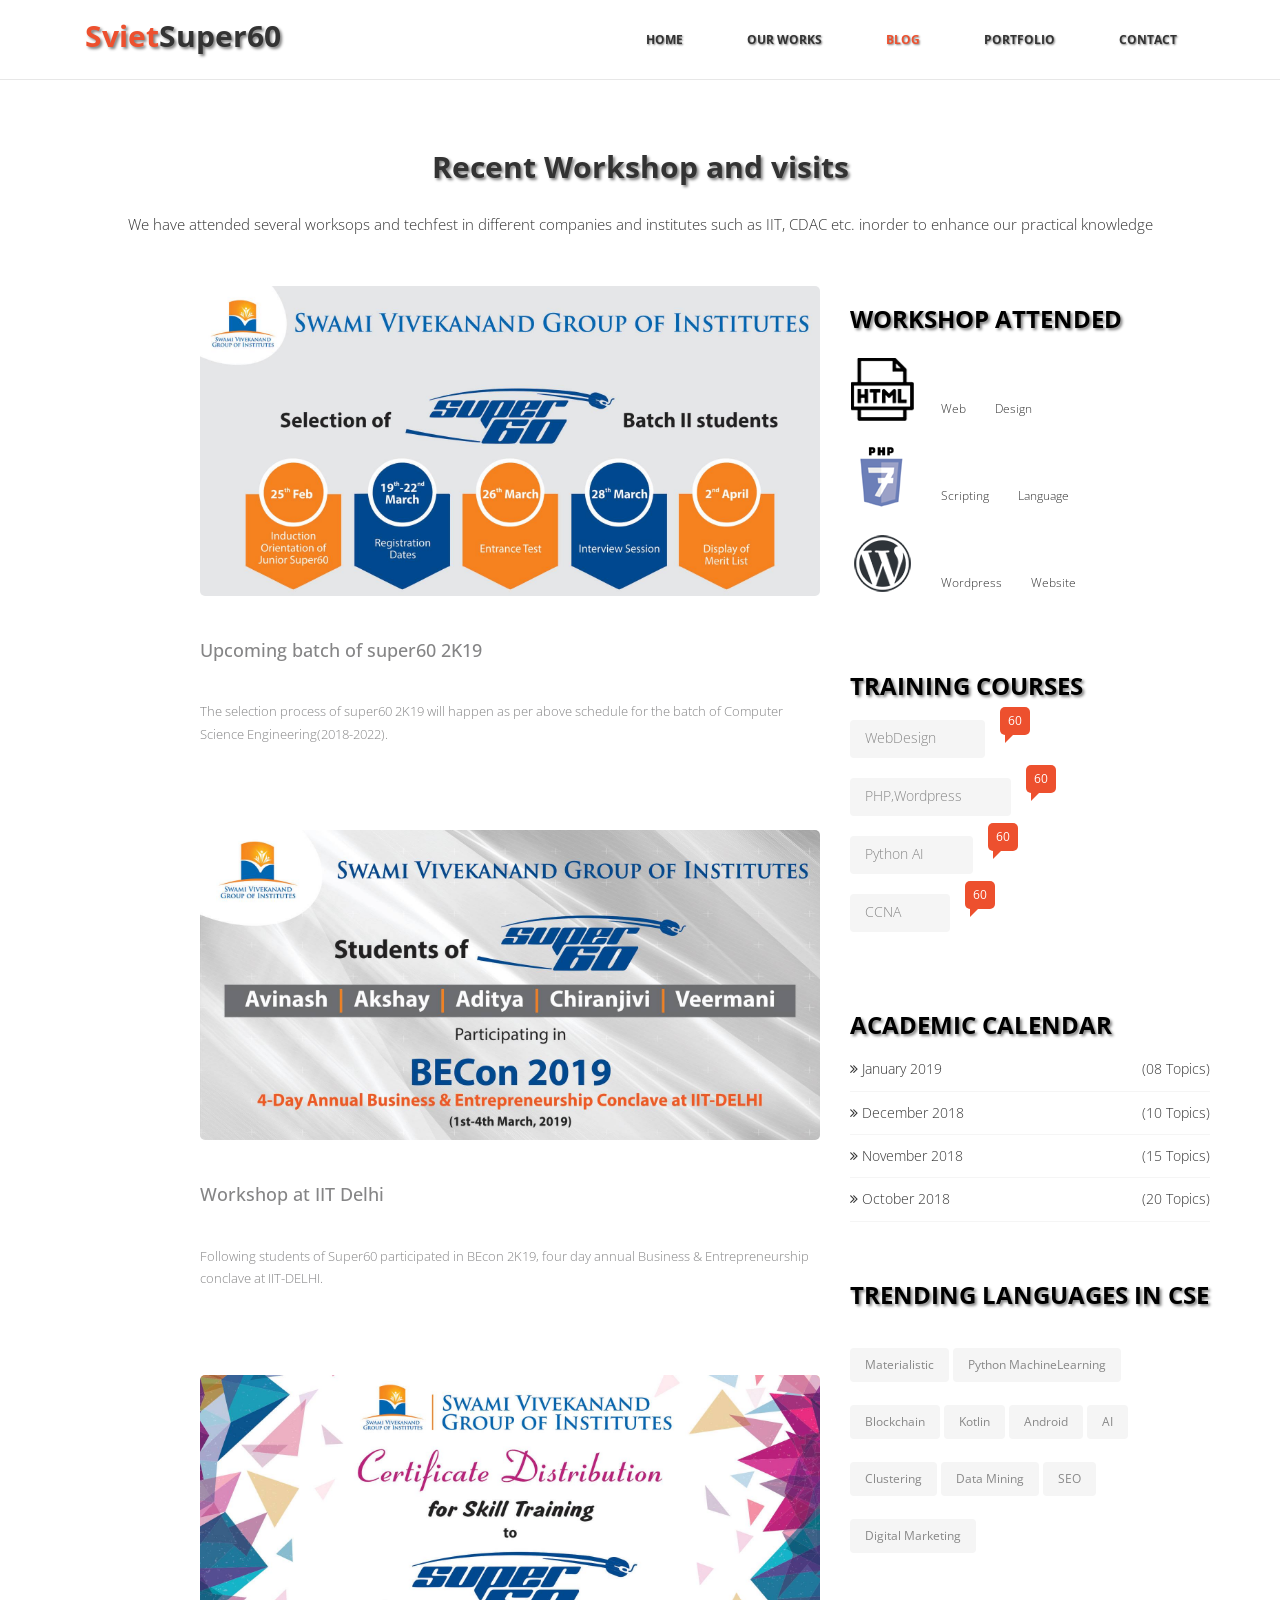
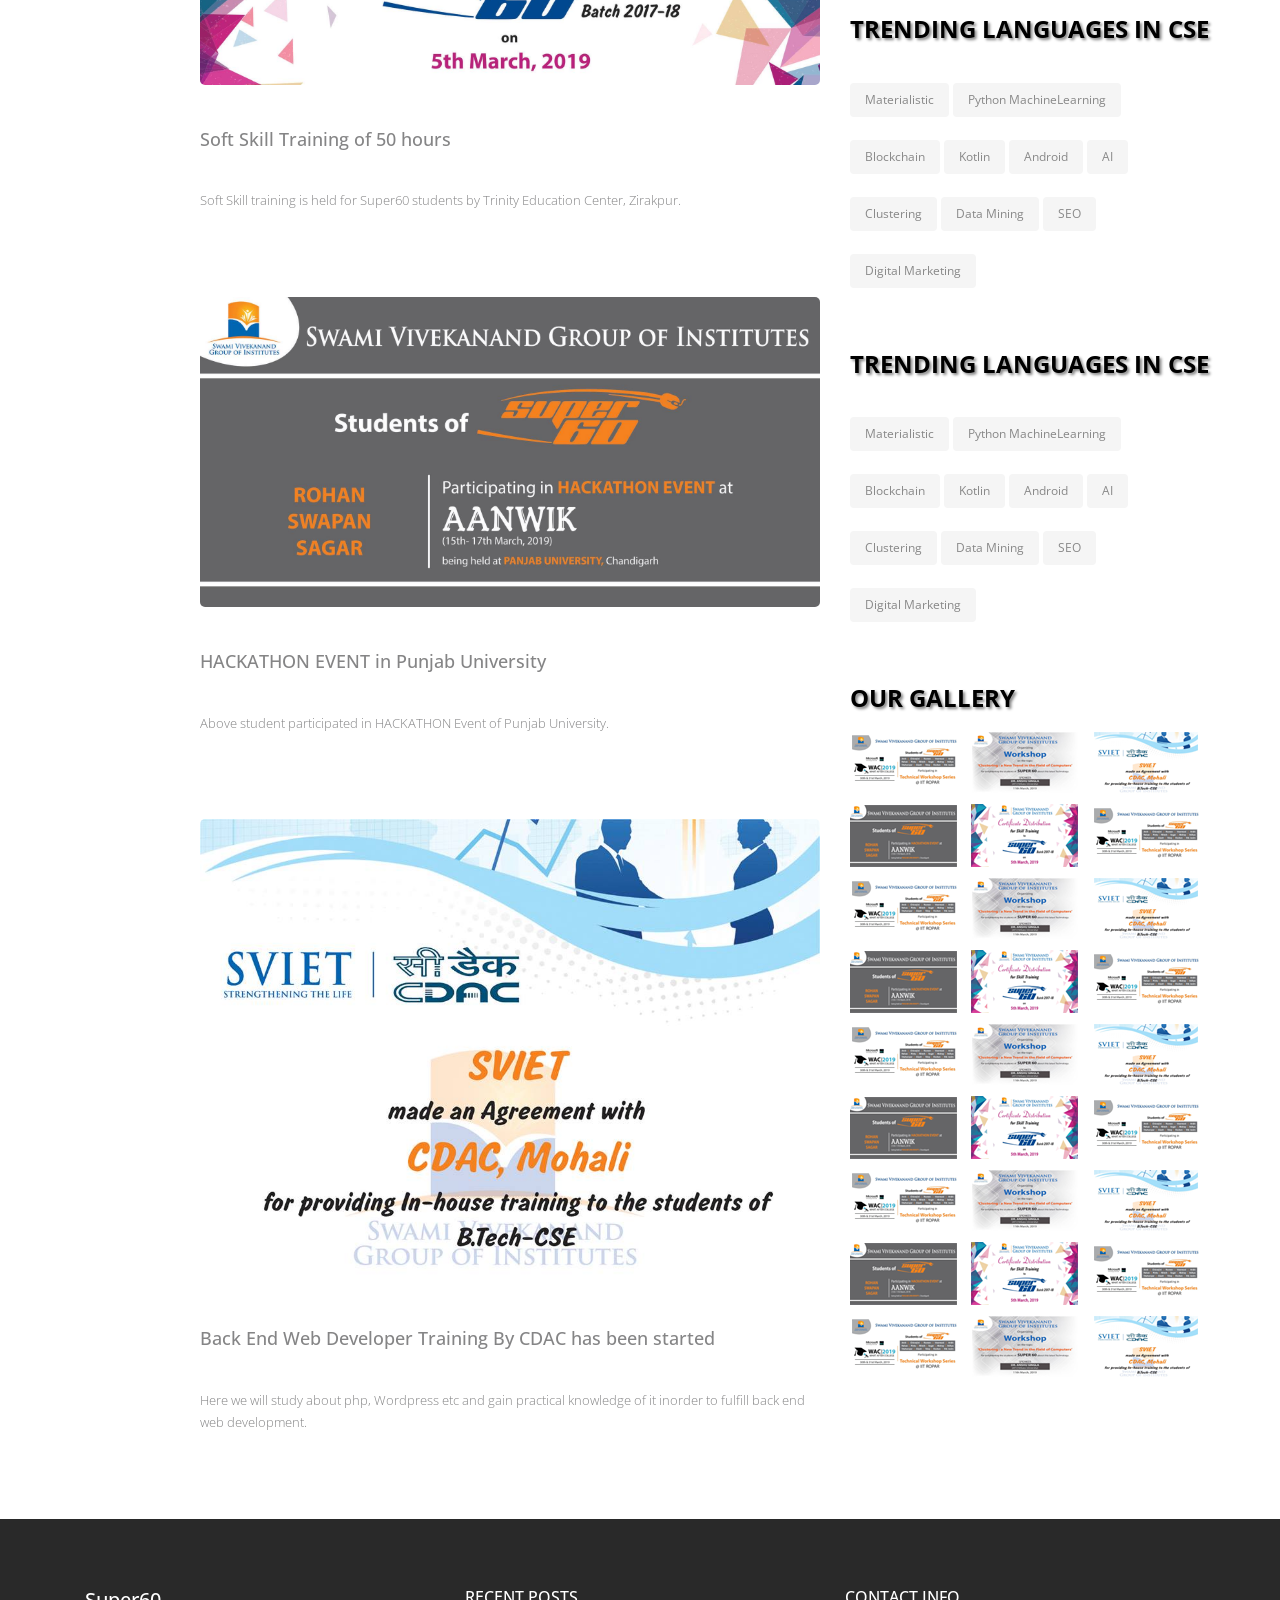
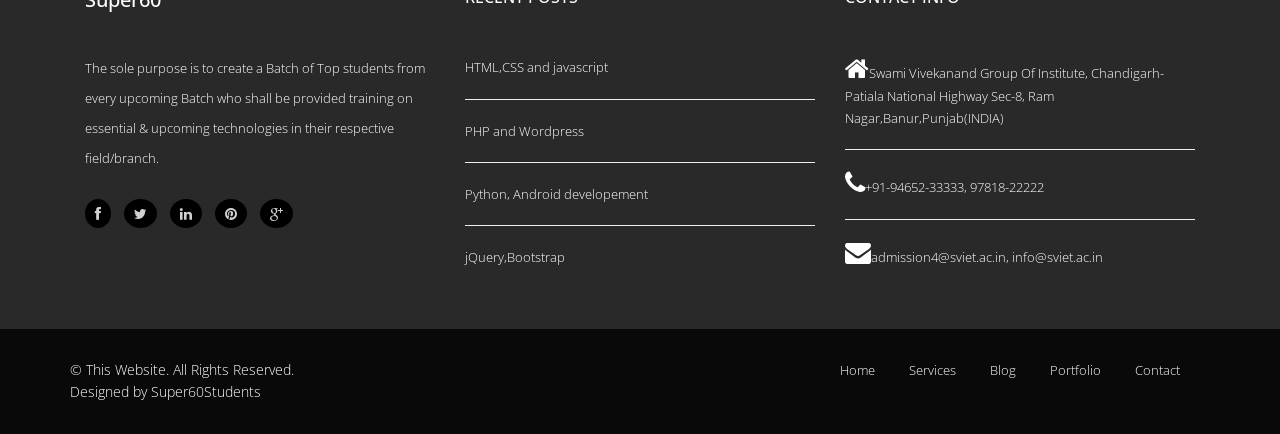
<file: blog.html>
<!DOCTYPE html>
<html lang="en">

<head>
  <meta charset="utf-8">
  <meta http-equiv="X-UA-Compatible" content="IE=edge">
  <meta name="viewport" content="width=device-width, initial-scale=1">
  <title>Blog| SVIET Super60</title>

  <!-- Bootstrap -->
  <link href="css/bootstrap.min.css" rel="stylesheet">
  <link rel="stylesheet" href="css/font-awesome.min.css">
  <link rel="stylesheet" href="css/jquery.bxslider.css">
  <link rel="stylesheet" type="text/css" href="css/isotope.css" media="screen" />
  <link rel="stylesheet" href="css/animate.css">
  <link rel="stylesheet" href="js/fancybox/jquery.fancybox.css" type="text/css" media="screen" />
  <link href="css/prettyPhoto.css" rel="stylesheet">
  <link href="css/style.css" rel="stylesheet">
  
</head>

<body>
  <header>
    <nav class="navbar navbar-default navbar-static-top" role="navigation">
      <div class="navigation">
        <div class="container">
          <div class="navbar-header">
            <button type="button" class="navbar-toggle collapsed" data-toggle="collapse" data-target=".navbar-collapse.collapse">
							<span class="sr-only">Toggle navigation</span>
							<span class="icon-bar"></span>
							<span class="icon-bar"></span>
							<span class="icon-bar"></span>
						</button>
            <div class="navbar-brand">
              <a href="index.html"><h1  style="font-weight: bold ;text-shadow: 2px 2px 3px grey;"><span>Sviet</span>Super60</h1></a>
            </div>
          </div>

          <div class="navbar-collapse collapse">
            <div class="menu">
              <ul class="nav nav-tabs" role="tablist">
                <li role="presentation"><a style="font-weight:bold; text-shadow: 0.7px 1px 2px grey;"  href="index.html">Home</a></li>
                <li role="presentation"><a style="font-weight:bold; text-shadow: 0.7px 1px 2px grey;"  href="ourstory.html">Our Works</a></li>
                <li role="presentation"><a style="font-weight:bold; text-shadow: 0.7px 1px 2px grey;"  href="blog.html" class="active">Blog</a></li>
                <li role="presentation"><a style="font-weight:bold; text-shadow: 0.7px 1px 2px grey;"  href="portfolio.html">Portfolio</a></li>
                <li role="presentation"><a style="font-weight:bold; text-shadow: 0.7px 1px 2px grey;"  href="contact.html">Contact</a></li>
              </ul>
            </div>
          </div>
        </div>
      </div>
    </nav>
  </header>

  <section id="blog" class="container">
    <div class="text-center">
      <div class="wow bounceInDown" data-wow-offset="0" data-wow-delay="0.3s">
        <h2  style="font-weight: bold ;text-shadow: 2px 2px 3px grey;">Recent Workshop and visits</h2>
      </div>
      <div class="wow bounceInDown" data-wow-offset="0" data-wow-delay="0.6s">
        <p style="font-size:15px;">We have attended several worksops and techfest in different companies and institutes such as IIT, CDAC etc. inorder to enhance our practical knowledge</p>
      </div>
    </div>

    <div class="blog">
      <div class="row">
        <div class="col-md-8">
          <div class="blog-item">
            <div class="row">
              <div class="col-xs-12 col-sm-2 text-center">
                
              </div>

              <div class="col-xs-12 col-sm-10 blog-content">
                <a href="#"><img class="img-responsive img-blog" src="blog/1.jpg" width="100%" alt="" /></a>
                <h4>Upcoming batch of super60 2K19</h4>
                <p>The selection process of super60 2K19 will happen as per above schedule for the batch of Computer Science Engineering(2018-2022).</p>
                
              </div>
            </div>
          </div>
          <!--/.blog-item-->

          <div class="blog-item">
            <div class="row">
              <div class="col-sm-2 text-center">
                
              </div>
              <div class="col-sm-10 blog-content">
                <a href=""><img class="img-responsive img-blog" src="blog/2.jpg" width="100%" alt="" /></a>
                <h4>Workshop at IIT Delhi</h4>
                <p>Following students of Super60 participated in BEcon 2K19, four day annual Business & Entrepreneurship conclave at IIT-DELHI.</p>
                
              </div>
            </div>
          </div>
          <!--/.blog-item-->

          <!--/.blog-item-->

          <div class="blog-item">
            <div class="row">
              <div class="col-sm-2 text-center">
                
              </div>
              <div class="col-sm-10 blog-content">
                <a href=""><img class="img-responsive img-blog" src="blog/3.jpg" width="100%" alt="" /></a>
                <h4>Soft Skill Training of 50 hours</h4>
                <p>Soft Skill training is held for Super60 students by Trinity Education Center, Zirakpur.</p>
                
              </div>
            </div>
          </div>
          <!--/.blog-item-->

          <!--/.blog-item-->

          <div class="blog-item">
            <div class="row">
              <div class="col-sm-2 text-center">
                
              </div>
              <div class="col-sm-10 blog-content">
                <a href=""><img class="img-responsive img-blog" src="blog/4.jpg" width="100%" alt="" /></a>
                <h4>HACKATHON EVENT in Punjab University</h4>
                <p>Above student participated in HACKATHON Event of Punjab University.</p>
                
              </div>
            </div>
          </div>
          <!--/.blog-item-->

          <!--/.blog-item-->

          <div class="blog-item">
            <div class="row">
              <div class="col-sm-2 text-center">
                
              </div>
              <div class="col-sm-10 blog-content">
                <a href=""><img class="img-responsive img-blog" src="blog/5.jpg" width="100%" alt="" /></a>
                <h4>Back End Web Developer Training By CDAC has been started</h4>
                <p>Here we will study about php, Wordpress etc and gain practical knowledge of it inorder to fulfill back end web development.</p>
                
              </div>
            </div>
          </div>
          <!--/.blog-item-->

          
          <!--/.pagination-->
        </div>
        <!--/.col-md-8-->

        <aside class="col-md-4">
          

          <div class="widget categories">
            <h3  style="font-weight: bold ;text-shadow: 2px 2px 3px grey;">Workshop attended</h3>
            <div class="row">
              <div class="col-sm-12">
                <div class="single_comments">
                  <img src="blog/html.png" alt="" />
                  <p>Lorem ipsum dolor sit amet, consectetur adipisicing elit, sed do </p>
                  <div class="entry-meta small muted">
                    <span>By <a href="#">Web</a></span <span>On <a href="#">Design</a></span>
                  </div>
                </div>
                <div class="single_comments">
                  <img src="blog/php1.png" alt="" />
                  <p>Lorem ipsum dolor sit amet, consectetur adipisicing elit, sed do </p>
                  <div class="entry-meta small muted">
                    <span>By <a href="#">Scripting</a></span <span>On <a href="#">Language</a></span>
                  </div>
                </div>
                <div class="single_comments">
                  <img src="blog/wordpress1.png" alt="" />
                  <p>Lorem ipsum dolor sit amet, consectetur adipisicing elit, sed do </p>
                  <div class="entry-meta small muted">
                    <span>By <a href="#">Wordpress</a></span <span>On <a href="#">Website</a></span>
                  </div>
                </div>

              </div>
            </div>
          </div>
          <!--/.recent comments-->


          <div class="widget categories">
            <h3  style="font-weight: bold ;text-shadow: 2px 2px 3px grey;">Training Courses</h3>
            <div class="row">
              <div class="col-sm-6">
                <ul class="blog_category">
                  <li><a href="#">WebDesign <span class="badge">60</span></a></li>
                  <li><a href="#">PHP,Wordpress <span class="badge">60</span></a></li>
                  <li><a href="#">Python AI <span class="badge">60</span></a></li>
                  <li><a href="#">CCNA <span class="badge">60</span></a></li>
                </ul>
              </div>
            </div>
          </div>
          <!--/.categories-->

          <div class="widget archieve">
            <h3  style="font-weight: bold ;text-shadow: 2px 2px 3px grey;">Academic Calendar</h3>
            <div class="row">
              <div class="col-sm-12">
                <ul class="blog_archieve">
                  <li><a href="#"><i class="fa fa-angle-double-right"></i> January 2019 <span class="pull-right">(08 Topics)</a></li>
                  <li><a href="#"><i class="fa fa-angle-double-right"></i> December 2018 <span class="pull-right">(10 Topics)</span></a></li>
                  <li><a href="#"><i class="fa fa-angle-double-right"></i> November 2018 <span class="pull-right">(15 Topics)</a></li>
                  <li><a href="#"><i class="fa fa-angle-double-right"></i> October 2018 <span class="pull-right">(20 Topics)</a></li>
                </ul>
              </div>
            </div>
          </div>
          <!--/.archieve-->

          <div class="widget tags">
            <h3  style="font-weight: bold ;text-shadow: 2px 2px 3px grey;">Trending Languages in CSE</h3>
            <ul class="tag-cloud">
              <li><a class="btn btn-xs btn-primary" href="#">Materialistic</a></li>
              <li><a class="btn btn-xs btn-primary" href="#">Python MachineLearning</a></li>
              <li><a class="btn btn-xs btn-primary" href="#">Blockchain</a></li>
              <li><a class="btn btn-xs btn-primary" href="#">Kotlin</a></li>
              <li><a class="btn btn-xs btn-primary" href="#">Android</a></li>
              <li><a class="btn btn-xs btn-primary" href="#">AI</a></li>
              <li><a class="btn btn-xs btn-primary" href="#">Clustering</a></li>
              <li><a class="btn btn-xs btn-primary" href="#">Data Mining</a></li>
              <li><a class="btn btn-xs btn-primary" href="#">SEO</a></li>
              <li><a class="btn btn-xs btn-primary" href="#">Digital Marketing</a></li>
            </ul>
          </div>
          <div class="widget tags">
              <h3 style="font-weight: bold ;text-shadow: 2px 2px 3px grey;">Trending Languages in CSE</h3>
              <ul class="tag-cloud">
                <li><a class="btn btn-xs btn-primary" href="#">Materialistic</a></li>
                <li><a class="btn btn-xs btn-primary" href="#">Python MachineLearning</a></li>
                <li><a class="btn btn-xs btn-primary" href="#">Blockchain</a></li>
                <li><a class="btn btn-xs btn-primary" href="#">Kotlin</a></li>
                <li><a class="btn btn-xs btn-primary" href="#">Android</a></li>
                <li><a class="btn btn-xs btn-primary" href="#">AI</a></li>
                <li><a class="btn btn-xs btn-primary" href="#">Clustering</a></li>
                <li><a class="btn btn-xs btn-primary" href="#">Data Mining</a></li>
                <li><a class="btn btn-xs btn-primary" href="#">SEO</a></li>
                <li><a class="btn btn-xs btn-primary" href="#">Digital Marketing</a></li>
              </ul>
            </div>
            <div class="widget tags">
                <h3 style="font-weight: bold ;text-shadow: 2px 2px 3px grey;">Trending Languages in CSE</h3>
                <ul class="tag-cloud">
                  <li><a class="btn btn-xs btn-primary" href="#">Materialistic</a></li>
                  <li><a class="btn btn-xs btn-primary" href="#">Python MachineLearning</a></li>
                  <li><a class="btn btn-xs btn-primary" href="#">Blockchain</a></li>
                  <li><a class="btn btn-xs btn-primary" href="#">Kotlin</a></li>
                  <li><a class="btn btn-xs btn-primary" href="#">Android</a></li>
                  <li><a class="btn btn-xs btn-primary" href="#">AI</a></li>
                  <li><a class="btn btn-xs btn-primary" href="#">Clustering</a></li>
                  <li><a class="btn btn-xs btn-primary" href="#">Data Mining</a></li>
                  <li><a class="btn btn-xs btn-primary" href="#">SEO</a></li>
                  <li><a class="btn btn-xs btn-primary" href="#">Digital Marketing</a></li>
                </ul>
              </div>
          <!--/.tags-->

          <div class="widget blog_gallery">
            <h3 style="font-weight: bold ;text-shadow: 2px 2px 3px grey;">Our Gallery</h3>
            <ul class="sidebar-gallery">
              <li><a href="#"><img src="blog/21.png" alt="" /></a></li>
              <li><a href="#"><img src="blog/22.png" alt="" /></a></li>
              <li><a href="#"><img src="blog/23.png" alt="" /></a></li>
              <li><a href="#"><img src="blog/24.png" alt="" /></a></li>
              <li><a href="#"><img src="blog/25.png" alt="" /></a></li>
              <li><a href="#"><img src="blog/21.png" alt="" /></a></li>
              <li><a href="#"><img src="blog/21.png" alt="" /></a></li>
              <li><a href="#"><img src="blog/22.png" alt="" /></a></li>
              <li><a href="#"><img src="blog/23.png" alt="" /></a></li>
              <li><a href="#"><img src="blog/24.png" alt="" /></a></li>
              <li><a href="#"><img src="blog/25.png" alt="" /></a></li>
              <li><a href="#"><img src="blog/21.png" alt="" /></a></li>
              <li><a href="#"><img src="blog/21.png" alt="" /></a></li>
              <li><a href="#"><img src="blog/22.png" alt="" /></a></li>
              <li><a href="#"><img src="blog/23.png" alt="" /></a></li>
              <li><a href="#"><img src="blog/24.png" alt="" /></a></li>
              <li><a href="#"><img src="blog/25.png" alt="" /></a></li>
              <li><a href="#"><img src="blog/21.png" alt="" /></a></li>
              <li><a href="#"><img src="blog/21.png" alt="" /></a></li>
              <li><a href="#"><img src="blog/22.png" alt="" /></a></li>
              <li><a href="#"><img src="blog/23.png" alt="" /></a></li>
              <li><a href="#"><img src="blog/24.png" alt="" /></a></li>
              <li><a href="#"><img src="blog/25.png" alt="" /></a></li>
              <li><a href="#"><img src="blog/21.png" alt="" /></a></li>
              <li><a href="#"><img src="blog/21.png" alt="" /></a></li>
              <li><a href="#"><img src="blog/22.png" alt="" /></a></li>
              <li><a href="#"><img src="blog/23.png" alt="" /></a></li>
            </ul>
          </div>
          <!--/.blog_gallery-->
        </aside>
      </div>
      <!--/.row-->
    </div>
  </section>
  <!--/#blog-->



  <footer>
    <div class="footer">
      <div class="container">
        <div class="col-md-4 wow fadeInUp" data-wow-offset="0" data-wow-delay="0.2s">
          <h2>Super60</h2>
          <p>The sole purpose is to create a Batch of Top students from every upcoming Batch who shall be provided training on essential & upcoming technologies in their respective field/branch.</p>

          <ul class="social-network">
            <li><a href="#" data-placement="top" title="Facebook"><i class="fa fa-facebook fa-1x"></i></a></li>
            <li><a href="#" data-placement="top" title="Twitter"><i class="fa fa-twitter fa-1x"></i></a></li>
            <li><a href="#" data-placement="top" title="Linkedin"><i class="fa fa-linkedin fa-1x"></i></a></li>
            <li><a href="#" data-placement="top" title="Pinterest"><i class="fa fa-pinterest fa-1x"></i></a></li>
            <li><a href="#" data-placement="top" title="Google plus"><i class="fa fa-google-plus fa-1x"></i></a></li>
          </ul>
        </div>

        <div class="col-md-4 wow fadeInUp" data-wow-offset="0" data-wow-delay="0.4s">
          <h3>RECENT POSTS</h3>
          <ul>
            <li>HTML,CSS and javascript</li>
            <hr>
            <li>PHP and Wordpress </li>
            <hr>
            <li>Python, Android developement </li>
            <hr>
            <li>jQuery,Bootstrap</li>
          </ul>
        </div>

        <div class="col-md-4 wow fadeInUp" data-wow-offset="0" data-wow-delay="0.6s">
          <h3>CONTACT INFO</h3>
          <ul>
            <li><i class="fa fa-home fa-2x"></i>Swami Vivekanand Group Of Institute, Chandigarh-Patiala National Highway Sec-8, Ram Nagar,Banur,Punjab(INDIA)</li>
            <hr>
            <li><i class="fa fa-phone fa-2x"></i>+91-94652-33333, 97818-22222</li>
            <hr>
            <li><i class="fa fa-envelope fa-2x"></i>admission4@sviet.ac.in, info@sviet.ac.in</li>
          </ul>
        </div>

      </div>
    </div>

    <div class="sub-footer">
      <div class="container">
        <div class="row">
          <div class="col-md-6">
            &copy; This Website. All Rights Reserved.
            <div class="credits">
              
             Designed by Super60Students
            </div>
          </div>
          <div class="col-md-6">
            <ul class="pull-right">
              <li><a href="#">Home</a></li>
              <li><a href="#">Services</a></li>
              <li><a href="#">Blog</a></li>
              <li><a href="#">Portfolio</a></li>
              <li><a href="#">Contact</a></li>
            </ul>
          </div>
        </div>
        <div class="pull-right">
          <a href="#home" class="scrollup"><i class="fa fa-angle-up fa-3x"></i></a>
        </div>
      </div>
    </div>
  </footer>


  <!-- jQuery (necessary for Bootstrap's JavaScript plugins) -->
  <script src="js/jquery-2.1.1.min.js"></script>
  <!-- Include all compiled plugins (below), or include individual files as needed -->
  <script src="js/bootstrap.min.js"></script>
  <script src="js/wow.min.js"></script>
  <script src="js/fancybox/jquery.fancybox.pack.js"></script>
  <script src="js/jquery.easing.1.3.js"></script>
  <script src="js/jquery.bxslider.min.js"></script>
  <script src="js/jquery.prettyPhoto.js"></script>
  <script src="js/jquery.isotope.min.js"></script>
  <script src="js/functions.js"></script>
  <script>
    wow = new WOW({}).init();
  </script>

</body>

</html>
</file>
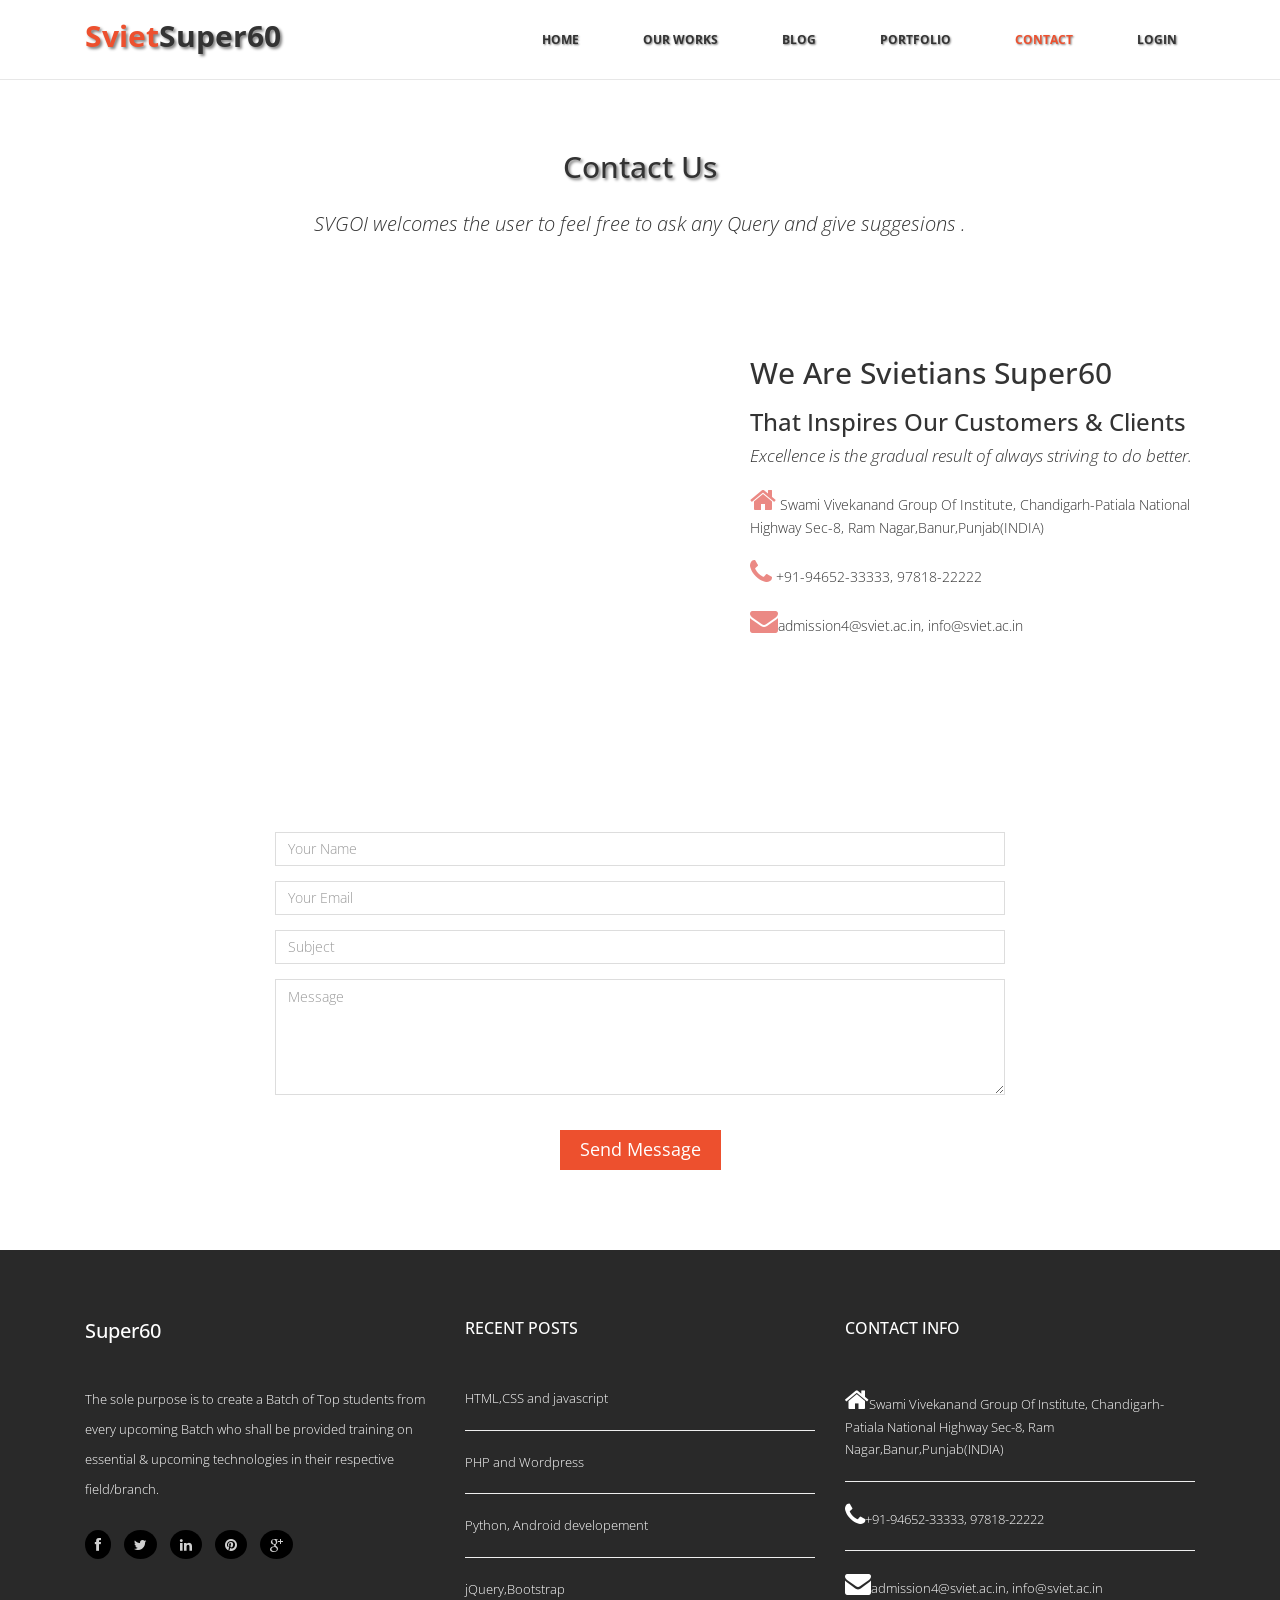
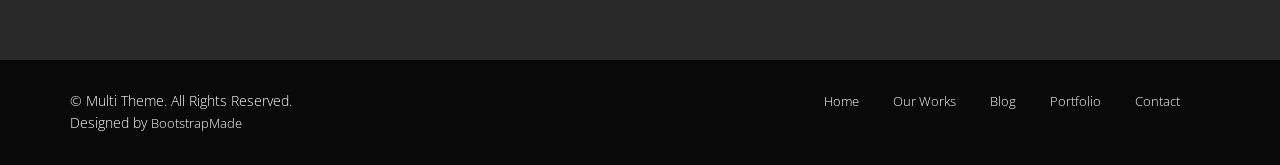
<file: contact.html>
<!DOCTYPE html>
<html lang="en">

<head>
  <meta charset="utf-8">
  <meta http-equiv="X-UA-Compatible" content="IE=edge">
  <meta name="viewport" content="width=device-width, initial-scale=1">
  <title>SvietSuper60| Cntact Us</title>

  <!-- Bootstrap -->
  <link href="css/bootstrap.min.css" rel="stylesheet">
  <link rel="stylesheet" href="css/font-awesome.min.css">
  <link rel="stylesheet" href="css/jquery.bxslider.css">
  <link rel="stylesheet" type="text/css" href="css/isotope.css" media="screen" />
  <link rel="stylesheet" href="css/animate.css">
  <link rel="stylesheet" href="js/fancybox/jquery.fancybox.css" type="text/css" media="screen" />
  <link href="css/prettyPhoto.css" rel="stylesheet">
  <link href="css/style.css" rel="stylesheet">
  <!-- =======================================================
    Theme Name: Multi
    Theme URL: https://bootstrapmade.com/multi-responsive-bootstrap-template/
    Author: BootstrapMade
    Author URL: https://bootstrapmade.com
  ======================================================= -->
</head>

<body>
  <header>
    <nav class="navbar navbar-default navbar-static-top" role="navigation">
      <div class="navigation">
        <div class="container">
          <div class="navbar-header">
            <button type="button" class="navbar-toggle collapsed" data-toggle="collapse" data-target=".navbar-collapse.collapse">
							<span class="sr-only">Toggle navigation</span>
							<span class="icon-bar"></span>
							<span class="icon-bar"></span>
							<span class="icon-bar"></span>
						</button>
            <div class="navbar-brand">
              <a href="index.html"><h1  style="font-weight: bold ;text-shadow: 2px 2px 3px grey;"><span>Sviet</span>Super60</h1></a>
            </div>
          </div>

          <div class="navbar-collapse collapse">
            <div class="menu">
              <ul class="nav nav-tabs" role="tablist">
                <li role="presentation"><a style="font-weight:bold; text-shadow: 0.7px 1px 2px grey;"  href="index.html">Home</a></li>
                <li role="presentation"><a style="font-weight:bold; text-shadow: 0.7px 1px 2px grey;"  href="ourstory.html">Our Works</a></li>
                <li role="presentation"><a style="font-weight:bold; text-shadow: 0.7px 1px 2px grey;"  href="blog.html">Blog</a></li>
                <li role="presentation"><a style="font-weight:bold; text-shadow: 0.7px 1px 2px grey;"  href="portfolio.html">Portfolio</a></li>
                <li role="presentation"><a style="font-weight:bold; text-shadow: 0.7px 1px 2px grey;"  href="contact.html" class="active">Contact</a></li>
                <li role="presentation"><a style="font-weight:bold; text-shadow: 0.7px 1px 2px grey;"  href="edmin/index.php">Login</a></li>

              </ul>
            </div>
          </div>
        </div>
      </div>
    </nav>
  </header>

  <div class="contact">
    <div class="container">
      <div class="text-center">
        <div class="wow bounceInDown" data-wow-offset="0" data-wow-delay="0.3s">
          <h2 style="text-shadow: 2px 2px 3px grey;">Contact Us</h2>
        </div>
        <div class="wow bounceInDown" data-wow-offset="0" data-wow-delay="0.6s">
          <em><p style="font-size:20px;">SVGOI welcomes the user to feel free to ask any Query and give suggesions .</p></em>
        </div>
      </div>
    </div>
  </div>

  <div class="container">
    <div class="col-md-7">
      <div class="map">
          <iframe src="https://www.google.com/maps/embed?pb=!1m18!1m12!1m3!1d3436.6587090151615!2d76.6694419647831!3d30.53068833170803!2m3!1f0!2f0!3f0!3m2!1i1024!2i768!4f13.1!3m3!1m2!1s0x0%3A0xf0bbb65fa7fca376!2sSwami+Vivekanand+Institute+of+Engineering+%26+Technology!5e0!3m2!1sen!2sin!4v1554285973272!5m2!1sen!2sin" width="600" height="450" frameborder="0" style="border:0" allowfullscreen></iframe>
      </div>
    </div>

    <div class="contact-info">
      <div class="col-md-5">
        <h2>We Are Svietians Super60</h2>
        <h3>That Inspires Our Customers & Clients</h3>
       <em> <p style="font-size:17px">Excellence is the gradual result of always striving to do better.</p></em>
        <ul>
          <li><i class="fa fa-home fa-2x"></i> Swami Vivekanand Group Of Institute, Chandigarh-Patiala National Highway Sec-8, Ram Nagar,Banur,Punjab(INDIA)</li>
          <li><i class="fa fa-phone fa-2x"></i> +91-94652-33333, 97818-22222</li>
          <li><i class="fa fa-envelope fa-2x"></i>admission4@sviet.ac.in, info@sviet.ac.in </li>
        </ul>
      </div>
    </div>
  </div>

  <div class="contact-form">
    <div class="container">
      <div class="col-md-8 col-md-offset-2">
        <div id="sendmessage">Your message has been sent. Thank you!</div>
        <div id="errormessage"></div>
        <form action="" method="post" role="form" class="contactForm">
          <div class="form-group">
            <input type="text" name="name" class="form-control" id="name" placeholder="Your Name" data-rule="minlen:4" data-msg="Please enter at least 4 chars" />
            <div class="validation"></div>
          </div>
          <div class="form-group">
            <input type="email" class="form-control" name="email" id="email" placeholder="Your Email" data-rule="email" data-msg="Please enter a valid email" />
            <div class="validation"></div>
          </div>
          <div class="form-group">
            <input type="text" class="form-control" name="subject" id="subject" placeholder="Subject" data-rule="minlen:4" data-msg="Please enter at least 8 chars of subject" />
            <div class="validation"></div>
          </div>
          <div class="form-group">
            <textarea class="form-control" name="message" rows="5" data-rule="required" data-msg="Please write something for us" placeholder="Message"></textarea>
            <div class="validation"></div>
          </div>

          <div class="text-center"><button type="submit" class="btn btn-primary btn-lg">Send Message</button></div>
        </form>
      </div>
    </div>
  </div>

  <footer>
    <div class="footer">
      <div class="container">
        <div class="col-md-4 wow fadeInUp" data-wow-offset="0" data-wow-delay="0.2s">
          <h2>Super60</h2>
          <p style="color:white;">The sole purpose is to create a Batch of Top students from every upcoming Batch who shall be provided training on essential & upcoming technologies in their respective field/branch.</p>

          <ul class="social-network">
            <li><a href="#" data-placement="top" title="Facebook"><i class="fa fa-facebook fa-1x"></i></a></li>
            <li><a href="#" data-placement="top" title="Twitter"><i class="fa fa-twitter fa-1x"></i></a></li>
            <li><a href="#" data-placement="top" title="Linkedin"><i class="fa fa-linkedin fa-1x"></i></a></li>
            <li><a href="#" data-placement="top" title="Pinterest"><i class="fa fa-pinterest fa-1x"></i></a></li>
            <li><a href="#" data-placement="top" title="Google plus"><i class="fa fa-google-plus fa-1x"></i></a></li>
          </ul>
        </div>

        <div class="col-md-4 wow fadeInUp" data-wow-offset="0" data-wow-delay="0.4s">
          <h3>RECENT POSTS</h3>
          <ul>
           <a href="https://htmldog.com/" style="color:white"> <li >HTML,CSS and javascript</li></a>
            <hr>
            <a href="https://www.tutorialspoint.com/php/" style="color:white"> <li>PHP and Wordpress </li></a>
            <hr>
            <a href="https://www.pluralsight.com/paths/python?gclid=Cj0KCQjws5HlBRDIARIsAOomqA3OfmVZAEB86C2sI6GLG2QYbzQuIDyFJ6jE7zdGsi2mbhlGMiP7MvYaAg2HEALw_wcB&utm_term=&ef_id=Cj0KCQjws5HlBRDIARIsAOomqA3OfmVZAEB86C2sI6GLG2QYbzQuIDyFJ6jE7zdGsi2mbhlGMiP7MvYaAg2HEALw_wcB:G:s&s_kwcid=AL!5668!3!241243436150!e!!g!!python%20tutorial&aid=701j0000002BNa8AAG&promo=&oid=&utm_source=non_branded&utm_medium=digital_paid_search_google&utm_campaign=US_Courses_Python_E&utm_content=" style="color:white"> <li>Python, Android developement </li></a>
            <hr>
            <li>jQuery,Bootstrap</li>
          </ul>
        </div>

        <div class="col-md-4 wow fadeInUp" data-wow-offset="0" data-wow-delay="0.6s">
          <h3>CONTACT INFO</h3>
          <ul>
            <a href="http://sviet.ac.in/" style="color:white"> <li><i class="fa fa-home fa-2x"></i>Swami Vivekanand Group Of Institute, Chandigarh-Patiala National Highway Sec-8, Ram Nagar,Banur,Punjab(INDIA)</li></a>
            <hr>
            <li><i class="fa fa-phone fa-2x"></i>+91-94652-33333, 97818-22222</li>
            <hr>
            <li><i class="fa fa-envelope fa-2x"></i>admission4@sviet.ac.in, info@sviet.ac.in</li>
          </ul>
        </div>

      </div>
    </div>

    <div class="sub-footer">
      <div class="container">
        <div class="row">
          <div class="col-md-6">
            &copy; Multi Theme. All Rights Reserved.
            <div class="credits">
              <!--
                All the links in the footer should remain intact.
                You can delete the links only if you purchased the pro version.
                Licensing information: https://bootstrapmade.com/license/
                Purchase the pro version with working PHP/AJAX contact form: https://bootstrapmade.com/buy/?theme=Multi
              -->
             Designed by <a href="https://bootstrapmade.com/">BootstrapMade</a>
            </div>
          </div>
          <div class="col-md-6">
            <ul class="pull-right">
              <li><a href="index.html">Home</a></li>
              <li><a href="ourstory.html">Our Works</a></li>
              <li><a href="blog.html">Blog</a></li>
              <li><a href="portfolio.html">Portfolio</a></li>
              <li><a href="contact.html">Contact</a></li>
            </ul>
          </div>
        </div>
        <div class="pull-right">
          <a href="#home" class="scrollup"><i class="fa fa-angle-up fa-3x"></i></a>
        </div>
      </div>
    </div>
  </footer>



  <!-- jQuery (necessary for Bootstrap's JavaScript plugins) -->
  <script src="js/jquery-2.1.1.min.js"></script>
  <!-- Include all compiled plugins (below), or include individual files as needed -->
  <script src="js/bootstrap.min.js"></script>
  <script src="js/wow.min.js"></script>
  <script src="js/fancybox/jquery.fancybox.pack.js"></script>
  <script src="js/jquery.easing.1.3.js"></script>
  <script src="js/jquery.bxslider.min.js"></script>
  <script src="js/jquery.prettyPhoto.js"></script>
  <script src="js/jquery.isotope.min.js"></script>
  <script src="js/functions.js"></script>
  <script>
    wow = new WOW({}).init();
  </script>
  <script src="contactform/contactform.js"></script>

</body>

</html>
</file>
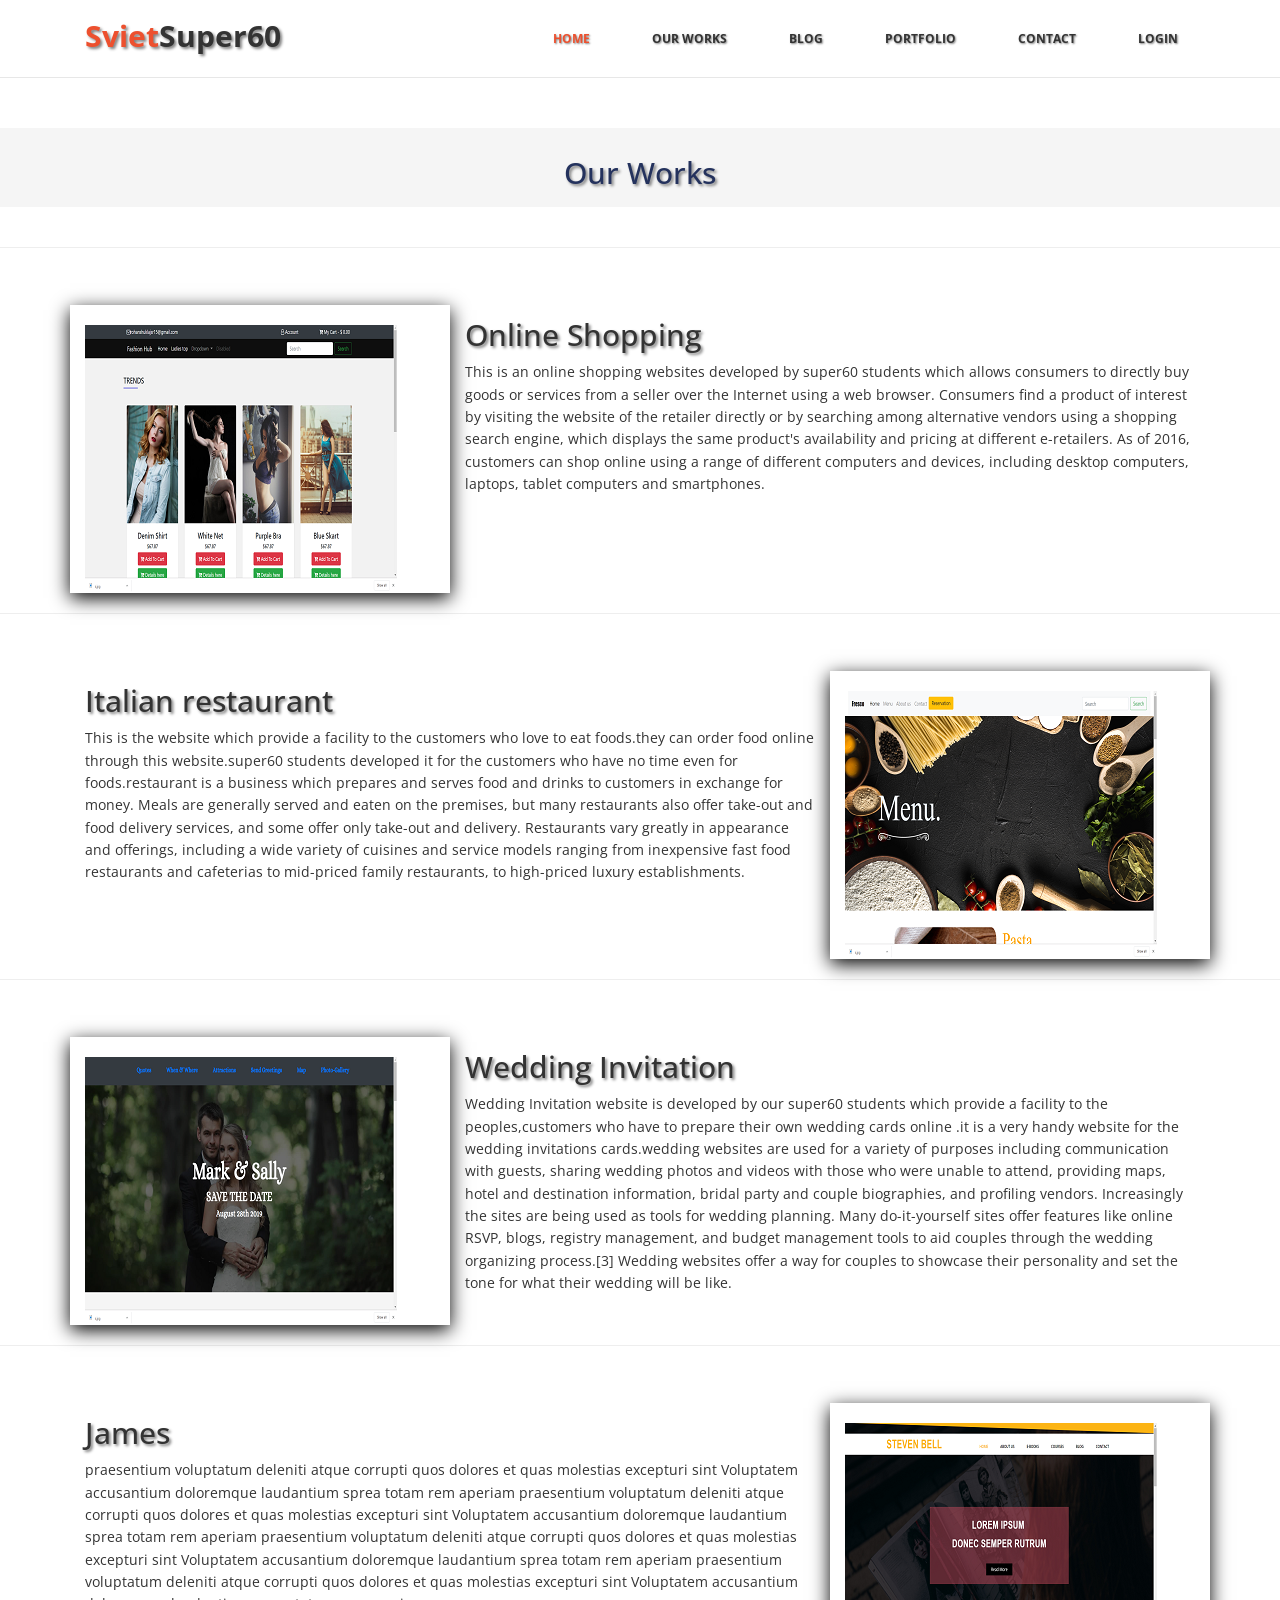
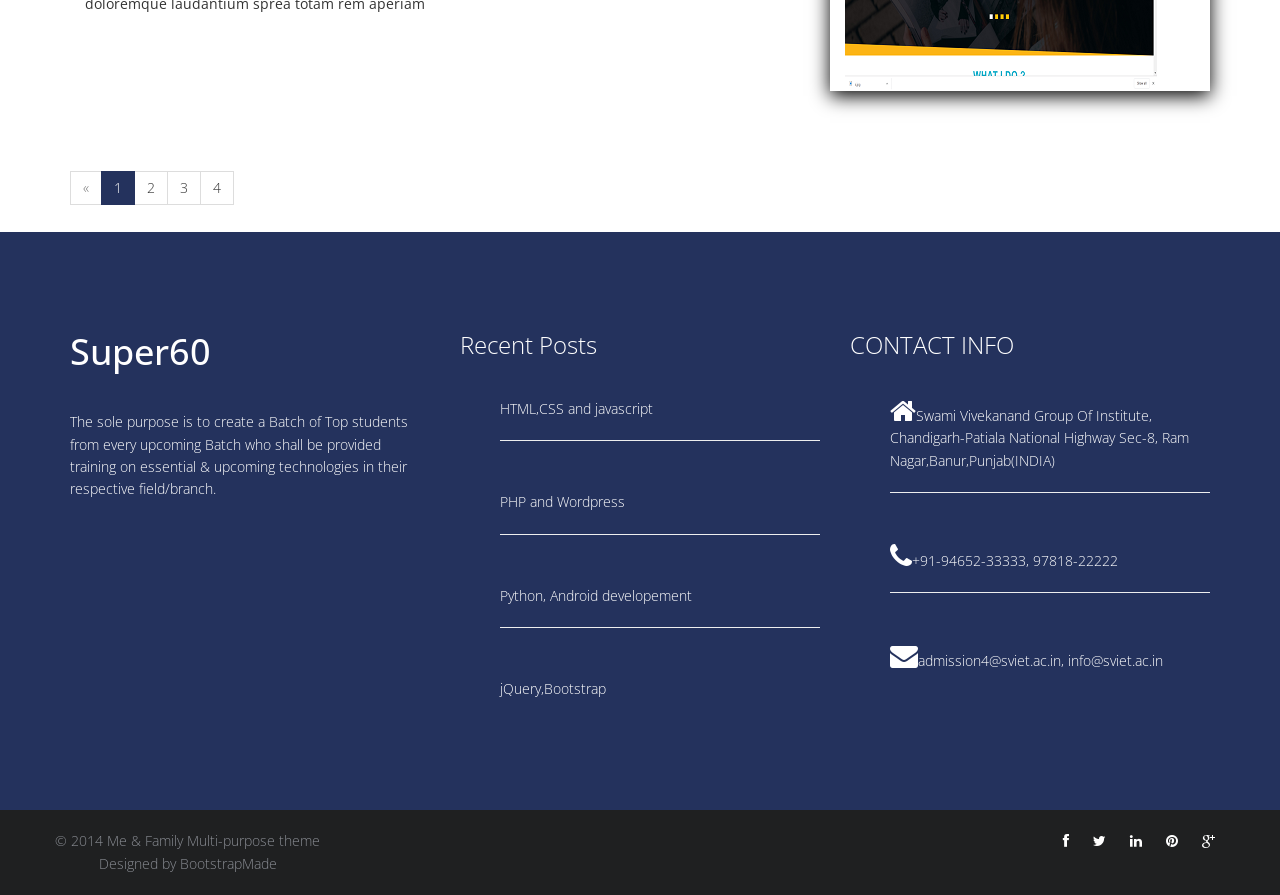
<file: ourstory.html>
<!DOCTYPE html>
<html lang="en">

<head>
  <meta charset="utf-8">
  <meta http-equiv="X-UA-Compatible" content="IE=edge">
  <meta name="viewport" content="width=device-width, initial-scale=1">
  <title>Our Works| SVIET Super60</title>

  <!-- Bootstrap -->
  <link href ="css2/bootstrap.min.css" rel="stylesheet">
  <link rel="stylesheet" href ="css2/animate.css">
  <link rel="stylesheet" href ="css2/font-awesome.min.css">
  <link rel="stylesheet" href ="css2/jquery.bxslider.css">
  <link href ="css2/style.css" rel="stylesheet">
  <script src="jquery.js"></script>
  <script src="jq.js"></script>
  <link rel="stylesheet" href ="cs.css">
  <style>
    .navigation  {
	background-color:#fff;
	padding:0;
}

.navbar-brand h1 {
	margin-top:-1px;
	padding-top:5px;
	float: left;	
	font-size: 30px;	
	color:#333;		
}
.navbar-brand h1 span {
	color: #ED502E;
}

.menu {
	font-size:12px;
	float:right;
	text-transform:uppercase;
	font-weight:600;	
}

.menu ul.nav-tabs li {
	color:#000;	
}

.nav-tabs {
	border-bottom: 0;
}
.nav-tabs > li {
	float: left;
	margin-bottom: 0;
}
.nav-tabs > li > a {	
	border-radius:0;
	color:#333;
	padding:30px;
}

.nav-tabs > li > a:hover {	
	color: #ED502E;
	border-color: #fff #fff #fff;
	border-radius:0;
	background-color:#fff; 
	transition: all 0.3s ease-in-out;
	-moz-transition: all 0.3s ease-in-out;
	-webkit-transition: all 0.3s ease-in-out;
	-o-transition: all 0.3s ease-in-out;
}
.nav-tabs > li > a.active {
	color: #ED502E;
	border-radius:0;
	transition: all 0.3s ease-in-out;
	-moz-transition: all 0.3s ease-in-out;
	-webkit-transition: all 0.3s ease-in-out;
	-o-transition: all 0.3s ease-in-out;
}
.sh{
    margin-top: 7px;
    box-shadow: 0 5px 18px black;
    padding:20px 15px 0 15px;
}

  </style>
  <!-- =======================================================
    Theme Name: MeFamily
    Theme URL: https://bootstrapmade.com/family-multipurpose-html-bootstrap-template-free/
    Author: BootstrapMade
    Author URL: https://bootstrapmade.com
  ======================================================= -->
  
</head>

<body>
    <nav class="navbar navbar-default navbar-static-top" role="navigation">
        <div class="navigation">
          <div class="container">
            <div class="navbar-header">
              <button type="button" class="navbar-toggle collapsed" data-toggle="collapse" data-target=".navbar-collapse.collapse">
                <span class="sr-only">Toggle navigation</span>
                <span class="icon-bar"></span>
                <span class="icon-bar"></span>
                <span class="icon-bar"></span>
              </button>
              <div class="navbar-brand">
                <a href ="index.html"><h1 style="font-weight:bold;text-shadow: 2px 2px 3px grey;"><span>Sviet</span>Super60</h1></a>
              </div>
            </div>
  
            <div class="navbar-collapse collapse">
              <div class="menu">
                <ul class="nav nav-tabs" role="tablist">
                  <li role="presentation"><a style="font-weight:bold; text-shadow: 0.7px 1px 2px grey;" href ="index.html" class="active">Home</a></li>
                  <li role="presentation"><a style="font-weight:bold; text-shadow: 0.7px 1px 2px grey;" href ="ourstory.html">Our Works</a></li>
                  <li role="presentation"><a style="font-weight:bold; text-shadow: 0.7px 1px 2px grey;" href ="blog.html">Blog</a></li>
                  <li role="presentation"><a style="font-weight:bold; text-shadow: 0.7px 1px 2px grey;" href ="portfolio.html">Portfolio</a></li>
                  <li role="presentation"><a style="font-weight:bold; text-shadow: 0.7px 1px 2px grey;" href ="contact.html">Contact</a></li>
                <li role="presentation"><a style="font-weight:bold; text-shadow: 0.7px 1px 2px grey;"  href="edmin/index.php">Login</a></li>

                </ul>
              </div>
            </div>
          </div>
        </div>
      </nav>
  <div class="breadcrumb">
    <h2 style="text-shadow: 2px 2px 3px grey;">Our Works</h2>
  </div>
  <div class="ourstory">
    <div class="container">
      
    </div>
  </div>
  <hr>
  <div class="container">
    <div class="col-md-4 sh ">
      <img src="img/6.png" alt=""   class="img-responsive " />
    </div>
    <div class="col-md-8">
      <h2 style="text-shadow: 2px 2px 3px grey;">Online Shopping</h2>
      <p style="font-weight:normal">
        This is an online shopping websites developed by super60 students which allows consumers to directly buy goods or services from a seller over the Internet using a web browser. Consumers find a product of interest by visiting the website of the retailer directly or by searching among alternative vendors using a shopping search engine, which displays the same product's availability and pricing at different e-retailers. As of 2016, customers can shop online using a range of different computers and devices, including desktop computers, laptops, tablet computers and smartphones.
      </p>
    </div>
  </div>
  <hr>
  <div class="container">
    <div class="col-md-8">
      <h2 style="text-shadow: 2px 2px 3px grey;">Italian restaurant</h2>
      <p style="font-weight:normal">
        This is the website which provide a facility to the customers who love to eat foods.they can order food online through this website.super60 students developed it for the customers who have no time even for foods.restaurant is a business which prepares and serves food and drinks to customers in exchange for money. Meals are generally served and eaten on the premises, but many restaurants also offer take-out and food delivery services, and some offer only take-out and delivery. Restaurants vary greatly in appearance and offerings, including a wide variety of cuisines and service models ranging from inexpensive fast food restaurants and cafeterias to mid-priced family restaurants, to high-priced luxury establishments.
      </p>
    </div>
    <div class="col-md-4 sh">
      <img src="img/2.png" alt=""  class="img-responsive" />
    </div>
  </div>
  <hr>
  <div class="container">
    <div class="col-md-4 sh">
      <img src="img/3.png" alt=""  class="img-responsive" />
    </div>
    <div class="col-md-8">
      <h2 style="text-shadow: 2px 2px 3px grey;">Wedding Invitation</h2>
      <p style="font-weight:normal">
        Wedding Invitation website is developed by our super60 students which provide a facility to the peoples,customers who have to prepare their own wedding cards online .it is a very handy website for the wedding invitations cards.wedding websites are used for a variety of purposes including communication with guests, sharing wedding photos and videos with those who were unable to attend, providing maps, hotel and destination information, bridal party and couple biographies, and profiling vendors. Increasingly the sites are being used as tools for wedding planning. Many do-it-yourself sites offer features like online RSVP, blogs, registry management, and budget management tools to aid couples through the wedding organizing process.[3] Wedding websites offer a way for couples to showcase their personality and set the tone for what their wedding will be like.
      </p>
    </div>
  </div>
  <hr>
  <div class="profile">
    <div class="container">
      <div class="col-md-8">
        <h2 style="text-shadow: 2px 2px 3px grey;">James</h2>
        <p style="font-weight:normal">
          praesentium voluptatum deleniti atque corrupti quos dolores et quas molestias excepturi sint Voluptatem accusantium doloremque laudantium sprea totam rem aperiam praesentium voluptatum deleniti atque corrupti quos dolores et quas molestias excepturi sint
          Voluptatem accusantium doloremque laudantium sprea totam rem aperiam praesentium voluptatum deleniti atque corrupti quos dolores et quas molestias excepturi sint Voluptatem accusantium doloremque laudantium sprea totam rem aperiam praesentium
          voluptatum deleniti atque corrupti quos dolores et quas molestias excepturi sint Voluptatem accusantium doloremque laudantium sprea totam rem aperiam
        </p>
      </div>
      <div class="col-md-4 sh">
        <img src="img/4.png" alt=""  class="img-responsive" />
      </div>
    </div>
  </div>
  
  
  
  
  
  <div class="container">
    <nav>
      <ul class="pagination">
        <li class="disabled"><a href ="#" aria-label="Previous"><span aria-hidden="true">&laquo;</span></a></li>
        <li class="active"><a href ="ourstory.html">1 <span class="sr-only">(current)</span></a></li>
        <li><a href ="ourstory2.html">2 <span class="sr-only">(current)</span></a></li>
        <li><a href ="ourstory3.html">3 <span class="sr-only">(current)</span></a></li>
        <li><a href ="#">4 <span class="sr-only">(current)</span></a></li>
      </ul>
    </nav>
  </div>

  <footer>
    <div class="inner-footer">
      <div class="container">
        <div class="row">
          <div class="col-md-4  f-about">
            <a href ="index.html"><h1>Super60</h1></a>
            <p style="color:white;">The sole purpose is to create a Batch of Top students from every upcoming Batch who shall be provided training on essential & upcoming technologies in their respective field/branch.</p>

          </div>
          <div class="col-md-4  ">
            <h3 class="widgetheading " >Recent Posts</h3>
            <ul style="color:white;">
                <li>HTML,CSS and javascript</li>
                <hr>
                <li>PHP and Wordpress </li>
                <hr>
                <li>Python, Android developement </li>
                <hr>
                <li>jQuery,Bootstrap</li>
              </ul>
          </div>
          <div class="col-md-4  " >
              <h3 style="color:white;" class="widgetheading">CONTACT INFO</h3>
              <ul style="color:white;">
                <li><i class="fa fa-home fa-2x"></i>Swami Vivekanand Group Of Institute, Chandigarh-Patiala National Highway Sec-8, Ram Nagar,Banur,Punjab(INDIA)</li>
                <hr>
                <li><i class="fa fa-phone fa-2x"></i>+91-94652-33333, 97818-22222</li>
                <hr>
                <li><i class="fa fa-envelope fa-2x"></i>admission4@sviet.ac.in, info@sviet.ac.in</li>
              </ul></div>
        </div>
      </div>
    </div>

    <div class="last-div">
      <div class="container">
        <div class="row">
          <div class="copyright">
            &copy; 2014 Me & Family Multi-purpose theme
            <div class="credits">
              <!--
                All the links in the footer should remain intact.
                You can delete the links only if you purchased the pro version.
                Licensing information: https://bootstrapmade.com/license/
                Purchase the pro version with working PHP/AJAX contact form: https://bootstrapmade.com/buy/?theme=MeFamily
              -->
              Designed by <a href ="https://bootstrapmade.com/">BootstrapMade</a>
            </div>
          </div>


          <ul class="social-network">
            <li><a href ="#" data-placement="top" title="Facebook"><i class="fa fa-facebook fa-1x"></i></a></li>
            <li><a href ="#" data-placement="top" title="Twitter"><i class="fa fa-twitter fa-1x"></i></a></li>
            <li><a href ="#" data-placement="top" title="Linkedin"><i class="fa fa-linkedin fa-1x"></i></a></li>
            <li><a href ="#" data-placement="top" title="Pinterest"><i class="fa fa-pinterest fa-1x"></i></a></li>
            <li><a href ="#" data-placement="top" title="Google plus"><i class="fa fa-google-plus fa-1x"></i></a></li>
          </ul>
        </div>
      </div>
    </div>
  </footer>

  <!-- jQuery (necessary for Bootstrap's JavaScript plugins) -->
  <script src="js/jquery-2.1.1.min.js"></script>
  <!-- Include all compiled plugins (below), or include individual files as needed -->
  <script src="js/bootstrap.min.js"></script>
  <script src="js/wow.min.js"></script>
  <script src="js/jquery.easing.1.3.js"></script>
  <script src="js/jquery.bxslider.min.js"></script>
  <script src="js/jquery.isotope.min.js"></script>
  <script src="js/fancybox/jquery.fancybox.pack.js"></script>
  <script src="js/functions.js"></script>
  <script>
    wow = new WOW({}).init();
  </script>

</body>

</html>
</file>
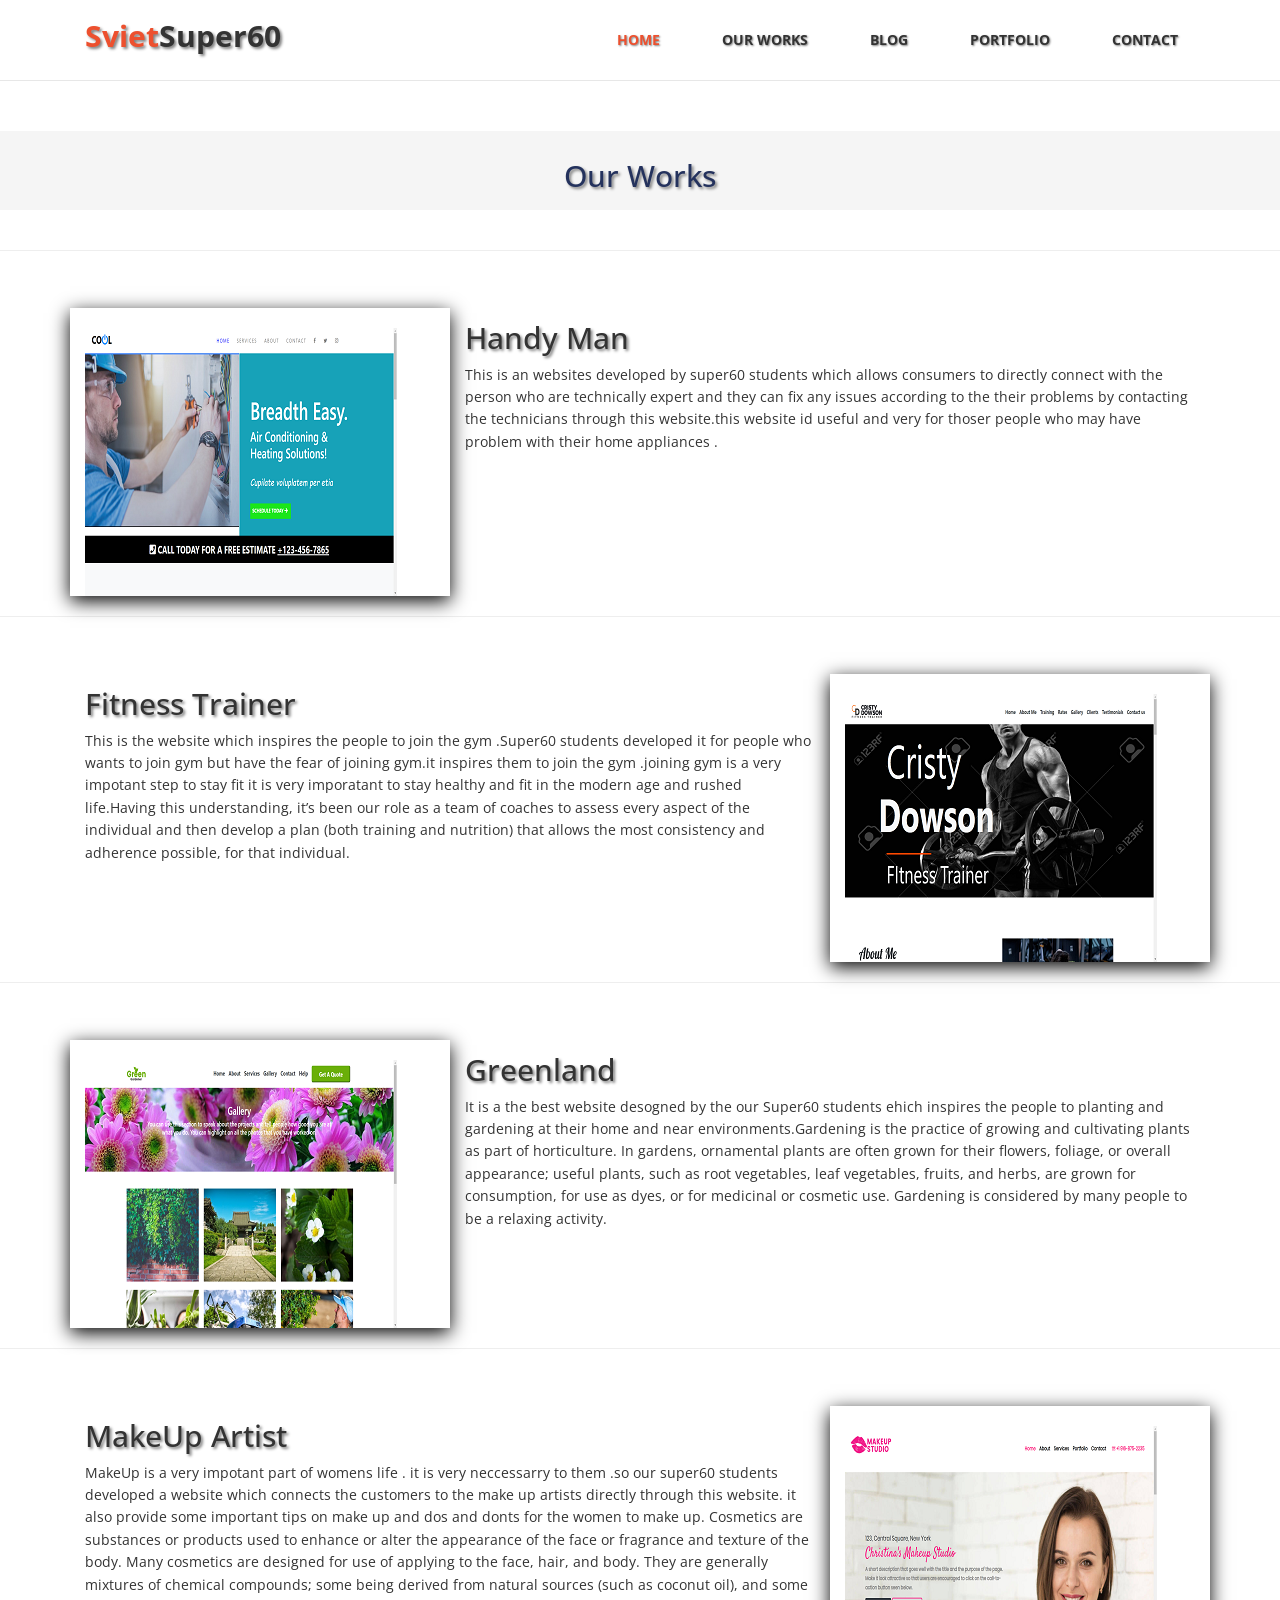
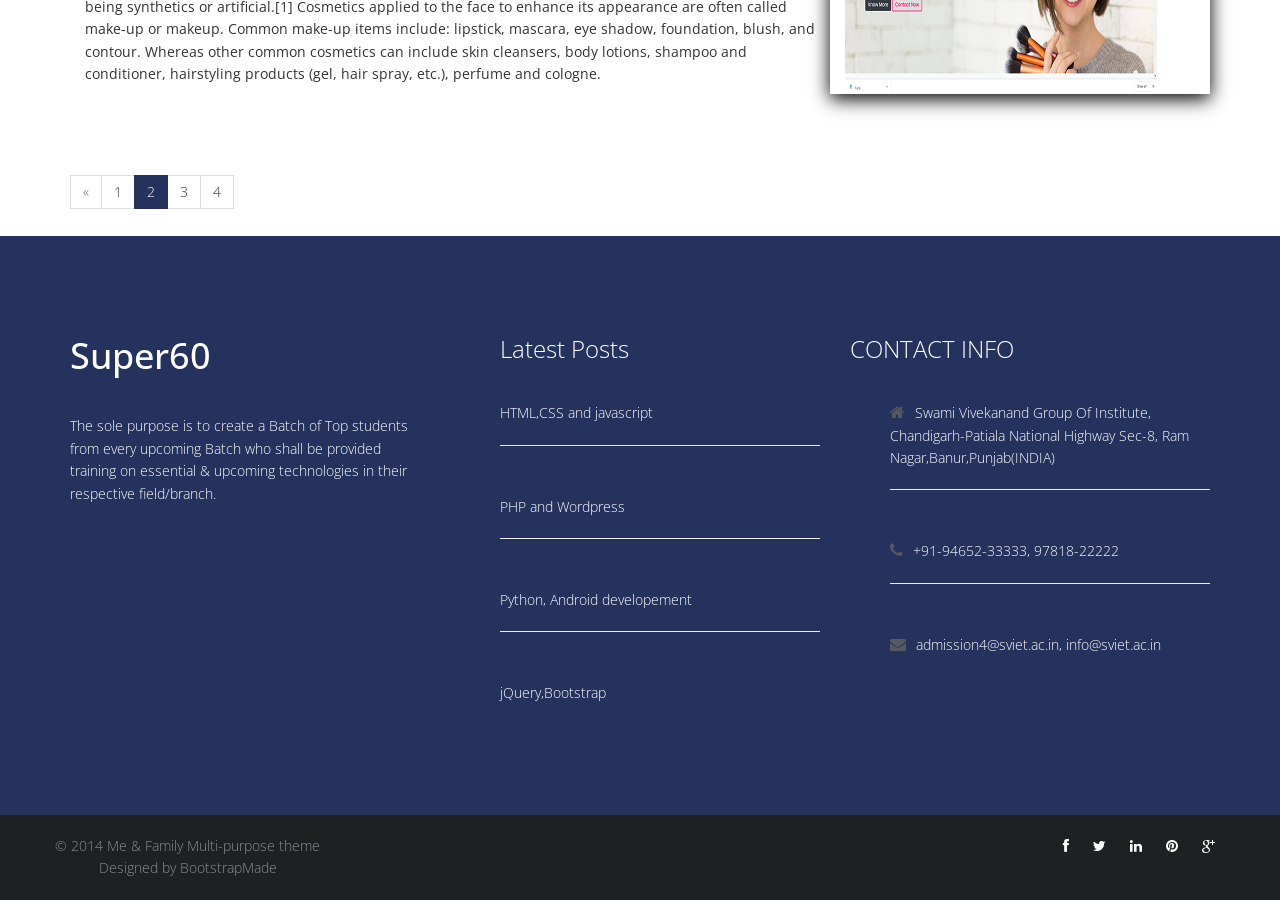
<file: ourstory2.html>
<!DOCTYPE html>
<html lang="en">

<head>
  <meta charset="utf-8">
  <meta http-equiv="X-UA-Compatible" content="IE=edge">
  <meta name="viewport" content="width=device-width, initial-scale=1">
  <title>Me & Family Bootstrap Template</title>

  <!-- Bootstrap -->
  <link href ="css2/bootstrap.min.css" rel="stylesheet">
  <link rel="stylesheet" href ="css2/animate.css">
  <link rel="stylesheet" href ="css2/font-awesome.min.css">
  <link rel="stylesheet" href ="css2/jquery.bxslider.css">
  <link href ="css2/style.css" rel="stylesheet">
  <script src="jquery.js"></script>
  <script src="jq.js"></script>
  <link rel="stylesheet" href ="cs.css">
  <style>
    .navigation  {
	background-color:#fff;
	padding:0;
}

.navbar-brand h1 {
	margin-top:-1px;
	padding-top:5px;
	float: left;	
	font-size: 30px;	
	color:#333;		
}
.navbar-brand h1 span {
	color: #ED502E;
}

.menu {
	font-size:12px;
	float:right;
	text-transform:uppercase;
	font-weight:600;	
}

.menu ul.nav-tabs li {
	color:#000;	
}

.nav-tabs {
	border-bottom: 0;
}
.nav-tabs > li {
	float: left;
	margin-bottom: 0;
}
.nav-tabs > li > a {	
	border-radius:0;
	color:#333;
  padding:30px;
  font-size: 13.7px;
}

.nav-tabs > li > a:hover {	
	color: #ED502E;
	border-color: #fff #fff #fff;
	border-radius:0;
	background-color:#fff; 
	transition: all 0.3s ease-in-out;
	-moz-transition: all 0.3s ease-in-out;
	-webkit-transition: all 0.3s ease-in-out;
	-o-transition: all 0.3s ease-in-out;
}
.nav-tabs > li > a.active {
	color: #ED502E;
	border-radius:0;
	transition: all 0.3s ease-in-out;
	-moz-transition: all 0.3s ease-in-out;
	-webkit-transition: all 0.3s ease-in-out;
	-o-transition: all 0.3s ease-in-out;
}
.sh{
    margin-top: 7px;
    box-shadow: 0 5px 18px black;
    padding:20px 15px 0 15px;
}
  </style>
  <!-- =======================================================
    Theme Name: MeFamily
    Theme URL: https://bootstrapmade.com/family-multipurpose-html-bootstrap-template-free/
    Author: BootstrapMade
    Author URL: https://bootstrapmade.com
  ======================================================= -->
  
</head>

<body>
    <nav class="navbar navbar-default navbar-static-top" role="navigation">
        <div class="navigation">
          <div class="container">
            <div class="navbar-header">
              <button type="button" class="navbar-toggle collapsed" data-toggle="collapse" data-target=".navbar-collapse.collapse">
                <span class="sr-only">Toggle navigation</span>
                <span class="icon-bar"></span>
                <span class="icon-bar"></span>
                <span class="icon-bar"></span>
              </button>
              <div class="navbar-brand">
                <a href ="index.html"><h1 style="font-weight:bold;text-shadow: 2px 2px 3px grey;"><span>Sviet</span>Super60</h1></a>
              </div>
            </div>
  
            <div class="navbar-collapse collapse">
              <div class="menu">
                <ul class="nav nav-tabs" role="tablist">
                  <li role="presentation"><a href  ="index.html" class="active" style="font-weight:bold;text-shadow: 0.7px 1px 2px grey;">Home</a></li>
                  <li role="presentation"><a href ="ourstory.html" style="font-weight:bold;text-shadow: 0.7px 1px 2px grey;">Our Works</a></li>
                  <li role="presentation"><a href ="blog.html" style="font-weight:bold;text-shadow: 0.7px 1px 2px grey;">Blog</a></li>
                  <li role="presentation"><a href ="portfolio.html" style="font-weight:bold;text-shadow: 0.7px 1px 2px grey;">Portfolio</a></li>
                  <li role="presentation"><a href ="contact.html" style="font-weight: bold; text-shadow: 0.7px 1px 2px grey;">Contact</a></li>
                </ul>
              </div>
            </div>
          </div>
        </div>
      </nav>
  <div class="breadcrumb">
    <h2 style="text-shadow: 2px 2px 3px grey;">Our Works</h2>
  </div>
  <div class="ourstory">
    <div class="container">
      
    </div>
  </div>
  <hr>
  <div class="container">
    <div class="col-md-4 sh">
      <img src="img/1.png" alt=""   class="img-responsive " />
    </div>
    <div class="col-md-8">
      <h2 style="text-shadow: 2px 2px 3px grey;">Handy Man</h2>
      <p style="font-weight:normal">
        This is an  websites developed by super60 students which allows consumers to directly connect with the person who are technically expert  and they can fix any issues according to the their problems by contacting the technicians through  this website.this website id useful and very for thoser people who may  have problem with their home appliances .  
      </p>
    </div>
  </div>
  <hr>
  <div class="container">
    <div class="col-md-8">
      <h2 style="text-shadow: 2px 2px 3px grey;">Fitness Trainer</h2>
      <p style="font-weight:normal">
        This is the website which inspires the people to join the gym .Super60 students developed it for people who wants to join gym but have the fear of joining gym.it inspires them to join the gym .joining gym is a very impotant step to stay fit it is very imporatant to stay healthy and fit in the modern age and rushed life.Having this understanding, it’s been our role as a team of coaches to assess every aspect of the individual and then develop a plan (both training and nutrition) that allows the most consistency and adherence possible, for that individual.  
      </p>
    </div>
    <div class="col-md-4 sh">
      <img src="img/9.png" alt=""  class="img-responsive" />
    </div>
  </div>
  <hr>
  <div class="container">
    <div class="col-md-4 sh">
      <img src="img/5.png" alt=""  class="img-responsive" />
    </div>
    <div class="col-md-8">
      <h2 style="text-shadow: 2px 2px 3px grey;">Greenland</h2>
      <p style="font-weight:normal">
        It is a the best website desogned by the our Super60 students ehich inspires the people to planting and gardening at their home and near environments.Gardening is the practice of growing and cultivating plants as part of horticulture. In gardens, ornamental plants are often grown for their flowers, foliage, or overall appearance; useful plants, such as root vegetables, leaf vegetables, fruits, and herbs, are grown for consumption, for use as dyes, or for medicinal or cosmetic use. Gardening is considered by many people to be a relaxing activity.
      </p>
    </div>
  </div>
  <hr>
  <div class="profile">
    <div class="container">
      <div class="col-md-8">
        <h2 style="text-shadow: 2px 2px 3px grey;">MakeUp Artist</h2>
        <p style="font-weight:normal;">MakeUp is a very impotant part of  womens life . it is very neccessarry to them .so our super60 students developed a website which connects the customers to the make up artists directly through this website. it also provide some important tips on make up and dos and donts for  the women to make up.
            Cosmetics are substances or products used to enhance or alter the appearance of the face or fragrance and texture of the body. Many cosmetics are designed for use of applying to the face, hair, and body. They are generally mixtures of chemical compounds; some being derived from natural sources (such as coconut oil), and some being synthetics or artificial.[1] Cosmetics applied to the face to enhance its appearance are often called make-up or makeup. Common make-up items include: lipstick, mascara, eye shadow, foundation, blush, and contour. Whereas other common cosmetics can include skin cleansers, body lotions, shampoo and conditioner, hairstyling products (gel, hair spray, etc.), perfume and cologne.  </p>
      </div>
      <div class="col-md-4 sh">
        <img src="img/8.png" alt=""  class="img-responsive" />
      </div>
    </div>
  </div>
  <div class="container">
    <nav>
      <ul class="pagination">
        <li class="disabled"><a href ="#" aria-label="Previous"><span aria-hidden="true">&laquo;</span></a></li>
        <li ><a href ="ourstory.html">1 <span class="sr-only">(current)</span></a></li>
        <li class="active"><a href ="ourstory2.html">2 <span class="sr-only">(current)</span></a></li>
        <li><a href ="ourstory3.html">3 <span class="sr-only">(current)</span></a></li>
        <li><a href ="#">4 <span class="sr-only">(current)</span></a></li>
      </ul>
    </nav>
  </div>

  <footer>
    <div class="inner-footer">
      <div class="container">
        <div class="row">
          <div class="col-md-4 f-about">
            <a href ="index.html"><h1>Super60</h1></a>
            <p style="color:white;">The sole purpose is to create a Batch of Top students from every upcoming Batch who shall be provided training on essential & upcoming technologies in their respective field/branch.</p>

          </div>
          <div class="col-md-4 l-posts">
            <h3 class="widgetheading">Latest Posts</h3>
            <ul style="color:white;">
                <li>HTML,CSS and javascript</li>
                <hr>
                <li>PHP and Wordpress </li>
                <hr>
                <li>Python, Android developement </li>
                <hr>
                <li>jQuery,Bootstrap</li>
              </ul>
          </div>
          <div class="col-md-4 f-contact"> <h3 style="color:white;" class="widgetheading">CONTACT INFO</h3>
            <ul style="color:white;">
              <li><i class="fa fa-home fa-2x"></i>Swami Vivekanand Group Of Institute, Chandigarh-Patiala National Highway Sec-8, Ram Nagar,Banur,Punjab(INDIA)</li>
              <hr>
              <li><i class="fa fa-phone fa-2x"></i>+91-94652-33333, 97818-22222</li>
              <hr>
              <li><i class="fa fa-envelope fa-2x"></i>admission4@sviet.ac.in, info@sviet.ac.in</li>
            </ul></div>
        </div>
      </div>
    </div>

    <div class="last-div">
      <div class="container">
        <div class="row">
          <div class="copyright">
            &copy; 2014 Me & Family Multi-purpose theme
            <div class="credits">
              <!--
                All the links in the footer should remain intact.
                You can delete the links only if you purchased the pro version.
                Licensing information: https://bootstrapmade.com/license/
                Purchase the pro version with working PHP/AJAX contact form: https://bootstrapmade.com/buy/?theme=MeFamily
              -->
              Designed by <a href ="https://bootstrapmade.com/">BootstrapMade</a>
            </div>
          </div>


          <ul class="social-network">
            <li><a href ="#" data-placement="top" title="Facebook"><i class="fa fa-facebook fa-1x"></i></a></li>
            <li><a href ="#" data-placement="top" title="Twitter"><i class="fa fa-twitter fa-1x"></i></a></li>
            <li><a href ="#" data-placement="top" title="Linkedin"><i class="fa fa-linkedin fa-1x"></i></a></li>
            <li><a href ="#" data-placement="top" title="Pinterest"><i class="fa fa-pinterest fa-1x"></i></a></li>
            <li><a href ="#" data-placement="top" title="Google plus"><i class="fa fa-google-plus fa-1x"></i></a></li>
          </ul>
        </div>
      </div>
    </div>
  </footer>

  <!-- jQuery (necessary for Bootstrap's JavaScript plugins) -->
  <script src="js/jquery-2.1.1.min.js"></script>
  <!-- Include all compiled plugins (below), or include individual files as needed -->
  <script src="js/bootstrap.min.js"></script>
  <script src="js/wow.min.js"></script>
  <script src="js/jquery.easing.1.3.js"></script>
  <script src="js/jquery.bxslider.min.js"></script>
  <script src="js/jquery.isotope.min.js"></script>
  <script src="js/fancybox/jquery.fancybox.pack.js"></script>
  <script src="js/functions.js"></script>
  <script>
    wow = new WOW({}).init();
  </script>

</body>

</html>
</file>
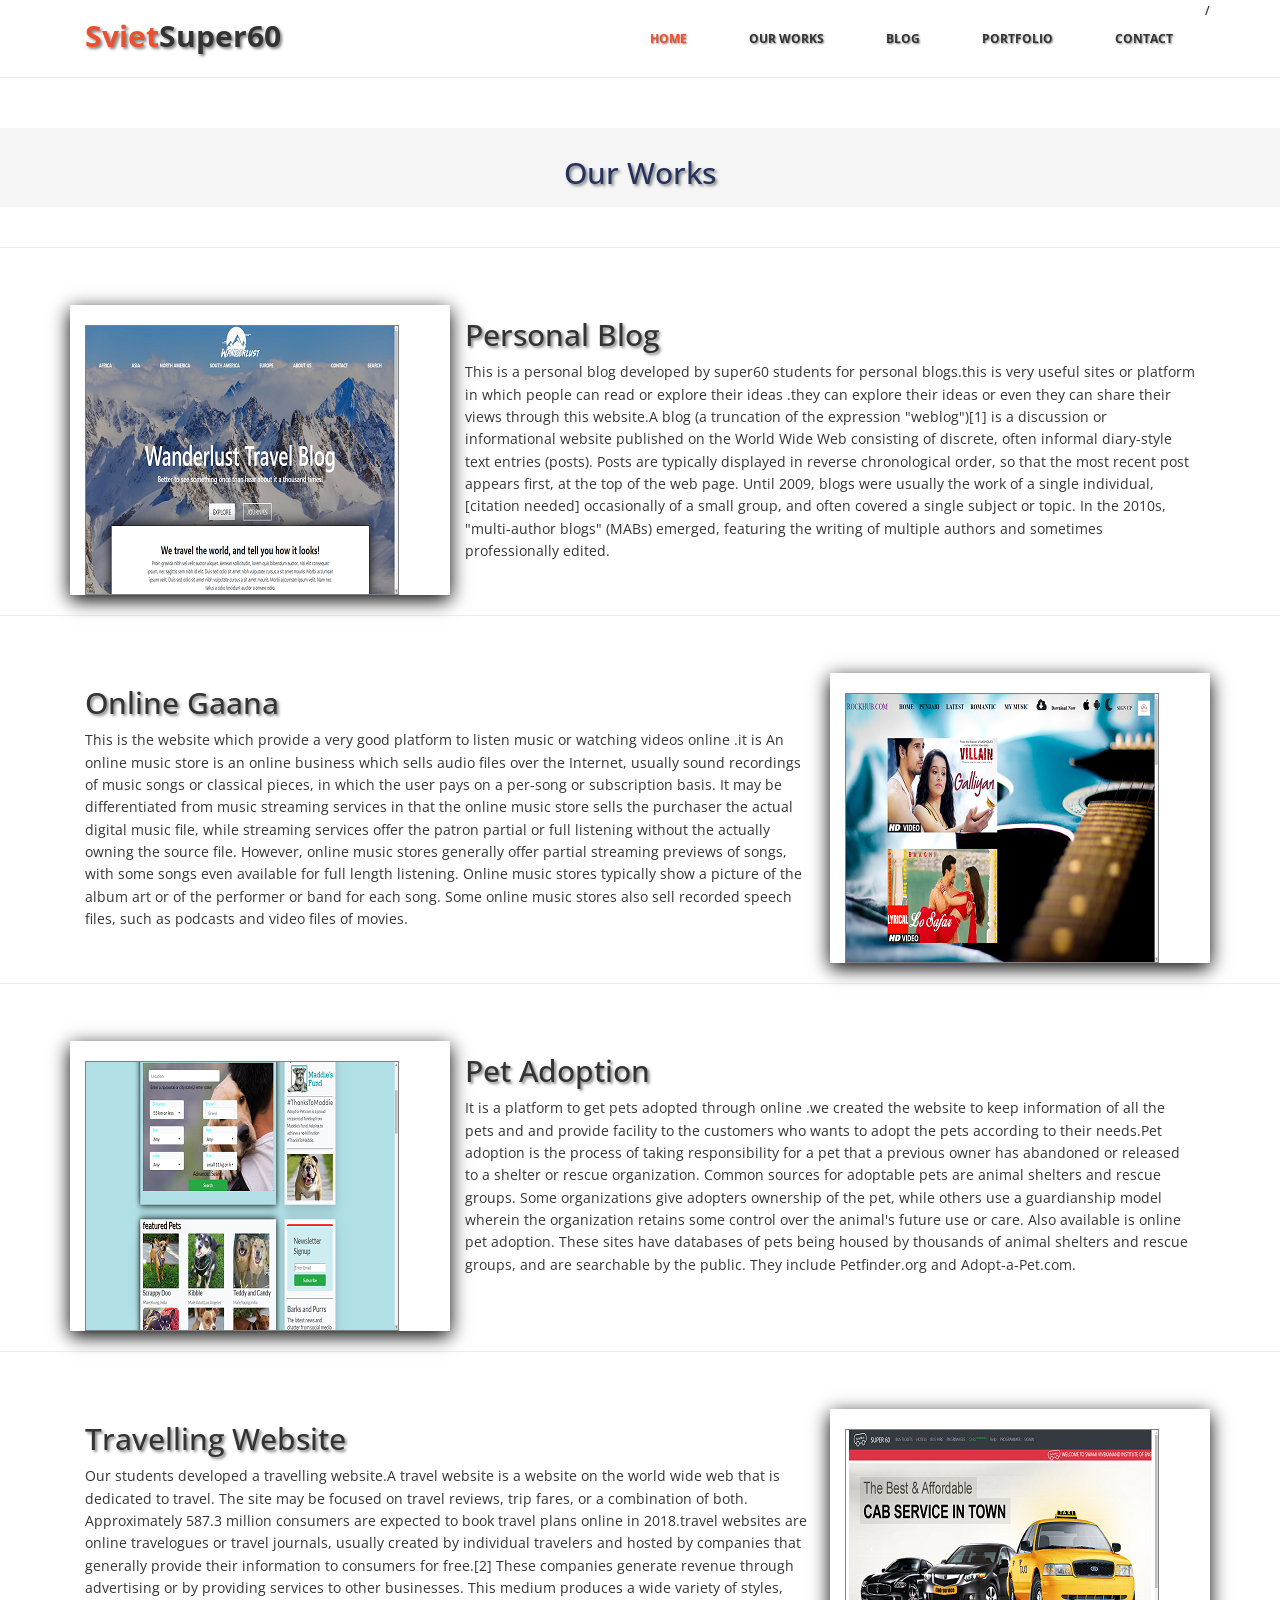
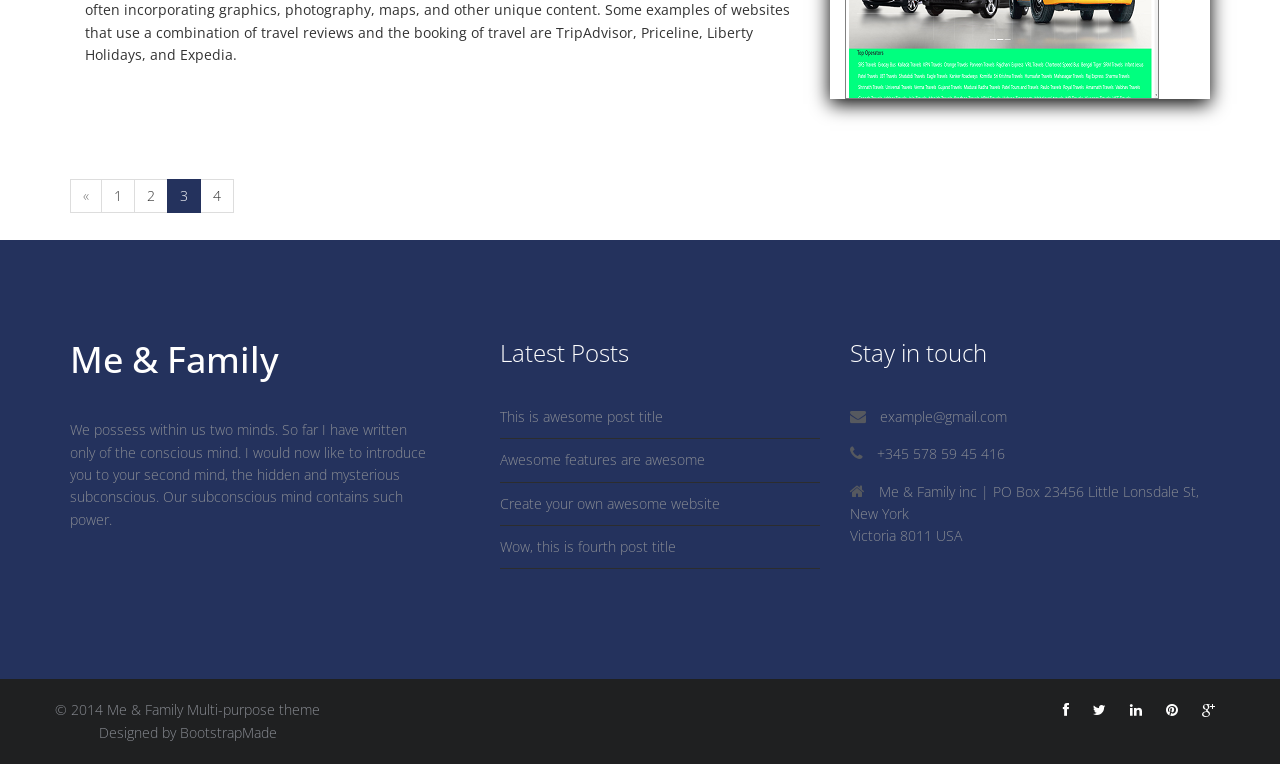
<file: ourstory3.html>
<!DOCTYPE html>
<html lang="en">

<head>
  <meta charset="utf-8">
  <meta http-equiv="X-UA-Compatible" content="IE=edge">
  <meta name="viewport" content="width=device-width, initial-scale=1">
  <title>Me & Family Bootstrap Template</title>

  <!-- Bootstrap -->
  <link href ="css2/bootstrap.min.css" rel="stylesheet">
  <link rel="stylesheet" href ="css2/animate.css">
  <link rel="stylesheet" href ="css2/font-awesome.min.css">
  <link rel="stylesheet" href ="css2/jquery.bxslider.css">
  <link href ="css2/style.css" rel="stylesheet">
  <script src="jquery.js"></script>
  <script src="jq.js"></script>
  <link rel="stylesheet" href ="cs.css">
  <style>
    .navigation  {
	background-color:#fff;
	padding:0;
}

.navbar-brand h1 {
	margin-top:-1px;
	padding-top:5px;
	float: left;	
	font-size: 30px;	
	color:#333;		
}
.navbar-brand h1 span {
	color: #ED502E;
}

.menu {
	font-size:12px;
	float:right;
	text-transform:uppercase;
	font-weight:600;	
}

.menu ul.nav-tabs li {
	color:#000;	
}

.nav-tabs {
	border-bottom: 0;
}
.nav-tabs > li {
	float: left;
	margin-bottom: 0;
}
.nav-tabs > li > a {	
	border-radius:0;
	color:#333;
	padding:30px;
}

.nav-tabs > li > a:hover {	
	color: #ED502E;
	border-color: #fff #fff #fff;
	border-radius:0;
	background-color:#fff; 
	transition: all 0.3s ease-in-out;
	-moz-transition: all 0.3s ease-in-out;
	-webkit-transition: all 0.3s ease-in-out;
	-o-transition: all 0.3s ease-in-out;
}
.nav-tabs > li > a.active {
	color: #ED502E;
	border-radius:0;
	transition: all 0.3s ease-in-out;
	-moz-transition: all 0.3s ease-in-out;
	-webkit-transition: all 0.3s ease-in-out;
	-o-transition: all 0.3s ease-in-out;
}
.sh{
    margin-top: 7px;
    box-shadow: 0 5px 18px black;
    padding:20px 15px 0 15px;
}
  </style>
  <!-- =======================================================
    Theme Name: MeFamily
    Theme URL: https://bootstrapmade.com/family-multipurpose-html-bootstrap-template-free/
    Author: BootstrapMade
    Author URL: https://bootstrapmade.com
  ======================================================= -->
  
</head>

<body>
    <nav class="navbar navbar-default navbar-static-top" role="navigation">
        <div class="navigation">
          <div class="container">
            <div class="navbar-header">
              <button type="button" class="navbar-toggle collapsed" data-toggle="collapse" data-target=".navbar-collapse.collapse">
                <span class="sr-only">Toggle navigation</span>
                <span class="icon-bar"></span>
                <span class="icon-bar"></span>
                <span class="icon-bar"></span>
              </button>
              <div class="navbar-brand">
                <a href ="index.html"><h1 style="font-weight: bold ;text-shadow: 2px 2px 3px grey;"><span>Sviet</span>Super60</h1></a>
              </div>
            </div>
  
            <div class="navbar-collapse collapse">
              <div class="menu">
                <ul class="nav nav-tabs" role="tablist">
                  <li role="presentation"><a style="font-weight:bold; text-shadow: 0.7px 1px 2px grey;"  href ="index.html" class="active">Home</a></li>
                  <li role="presentation"><a style="font-weight:bold; text-shadow: 0.7px 1px 2px grey;"  href ="ourstory.html">Our Works</a></li>/
                  <li role="presentation"><a style="font-weight:bold; text-shadow: 0.7px 1px 2px grey;"  href ="blog.html">Blog</a></li>
                  <li role="presentation"><a style="font-weight:bold; text-shadow: 0.7px 1px 2px grey;"  href ="portfolio.html">Portfolio</a></li>
                  <li role="presentation"><a style="font-weight:bold; text-shadow: 0.7px 1px 2px grey;"  href ="contact.html">Contact</a></li>
                </ul>
              </div>
            </div>
          </div>
        </div>
      </nav>
  <div class="breadcrumb">
    <h2 style="text-shadow: 2px 2px 3px grey;">Our Works</h2>
  </div>
  <div class="ourstory">
    <div class="container">
      
    </div>
  </div>
  <hr>
  <div class="container">
    <div class="col-md-4 sh ">
      <img src="img/trav.png" alt="" style="border:0.9px grey solid"  class="img-responsive " />
    </div>
    <div class="col-md-8">
      <h2 style="text-shadow: 2px 2px 3px grey;">Personal Blog </h2>
      <p style="font-weight:normal">
        This is a personal blog  developed by super60 students for personal blogs.this is very useful sites or platform in which people can read or explore their ideas .they can explore their ideas or even they can share their views through this website.A blog (a truncation of the expression "weblog")[1] is a discussion or informational website published on the World Wide Web consisting of discrete, often informal diary-style text entries (posts). Posts are typically displayed in reverse chronological order, so that the most recent post appears first, at the top of the web page. Until 2009, blogs were usually the work of a single individual,[citation needed] occasionally of a small group, and often covered a single subject or topic. In the 2010s, "multi-author blogs" (MABs) emerged, featuring the writing of multiple authors and sometimes professionally edited.
      </p>
    </div>
  </div>
  <hr>
  <div class="container">
    <div class="col-md-8">
      <h2 style="text-shadow: 2px 2px 3px grey;">Online Gaana</h2>
      <p style="font-weight:normal">
        This is the website which provide a very good platform to listen music or watching videos online .it is An online music store is an online business which sells audio files over the Internet, usually sound recordings of music songs or classical pieces, in which the user pays on a per-song or subscription basis. It may be differentiated from music streaming services in that the online music store sells the purchaser the actual digital music file, while streaming services offer the patron partial or full listening without the actually owning the source file. However, online music stores generally offer partial streaming previews of songs, with some songs even available for full length listening. Online music stores typically show a picture of the album art or of the performer or band for each song. Some online music stores also sell recorded speech files, such as podcasts and video files of movies.
      </p>
    </div>
    <div class="col-md-4 sh">
      <img src="img/gaan.png" alt="" style="border:0.9px grey solid" class="img-responsive" />
    </div>
  </div>
  <hr>
  <div class="container">
    <div class="col-md-4 sh">
      <img src="img/dog.png" alt="" style="border:0.9px grey solid" class="img-responsive" />
    </div>
    <div class="col-md-8">
      <h2 style="text-shadow: 2px 2px 3px grey;">Pet Adoption</h2>
      <p style="font-weight:normal">
        It is a platform to get pets adopted through online .we created the website to keep information of all the pets and and provide facility to the customers who wants to adopt the pets according to their needs.Pet adoption is the process of taking responsibility for a pet that a previous owner has abandoned or released to a shelter or rescue organization. Common sources for adoptable pets are animal shelters and rescue groups. Some organizations give adopters ownership of the pet, while others use a guardianship model wherein the organization retains some control over the animal's future use or care.

        Also available is online pet adoption. These sites have databases of pets being housed by thousands of animal shelters and rescue groups, and are searchable by the public. They include Petfinder.org and Adopt-a-Pet.com.
      </p>
    </div>
  </div>
  <hr>
  <div class="profile">
    <div class="container">
      <div class="col-md-8">
        <h2 style="text-shadow: 2px 2px 3px grey;">Travelling Website</h2>
        <p1 style="font-weight:normal" class="text-secondary">

            Our students developed a travelling website.A travel website is a website on the world wide web that is dedicated to travel. The site may be focused on travel reviews, trip fares, or a combination of both. Approximately 587.3 million consumers are expected to book travel plans online in 2018.travel websites are online travelogues or travel journals, usually created by individual travelers and hosted by companies that generally provide their information to consumers for free.[2] These companies generate revenue through advertising or by providing services to other businesses. This medium produces a wide variety of styles, often incorporating graphics, photography, maps, and other unique content. Some examples of websites that use a combination of travel reviews and the booking of travel are TripAdvisor, Priceline, Liberty Holidays, and Expedia.
            </p1>
      </div>
      <div class="col-md-4 sh">
        <img src="img/car.png" alt="" style="border:0.9px grey solid" class="img-responsive" />
      </div>
    </div>
  </div>
  <div class="container">
    <nav>
      <ul class="pagination">
        <li class="disabled"><a href ="#" aria-label="Previous"><span aria-hidden="true">&laquo;</span></a></li>
        <li class=""><a href ="ourstory.html">1 <span class="sr-only">(current)</span></a></li>
        <li><a href ="ourstory2.html">2 <span class="sr-only">(current)</span></a></li>
        <li class="active"><a href ="ourstory3.html">3 <span class="sr-only">(current)</span></a></li>
        <li><a href ="#">4 <span class="sr-only">(current)</span></a></li>
      </ul>
    </nav>
  </div>

  <footer>
    <div class="inner-footer">
      <div class="container">
        <div class="row">
          <div class="col-md-4 f-about">
            <a href ="index.html"><h1>Me & Family</h1></a>
            <p>We possess within us two minds. So far I have written only of the conscious mind. I would now like to introduce you to your second mind, the hidden and mysterious subconscious. Our subconscious mind contains such power.</p>

          </div>
          <div class="col-md-4 l-posts">
            <h3 class="widgetheading">Latest Posts</h3>
            <ul>
              <li><a href ="#">This is awesome post title</a></li>
              <li><a href ="#">Awesome features are awesome</a></li>
              <li><a href ="#">Create your own awesome website</a></li>
              <li><a href ="#">Wow, this is fourth post title</a></li>
            </ul>
          </div>
          <div class="col-md-4 f-contact">
            <h3 class="widgetheading">Stay in touch</h3>
            <a href ="#">
              <p><i class="fa fa-envelope"></i> example@gmail.com</p>
            </a>
            <p><i class="fa fa-phone"></i> +345 578 59 45 416</p>
            <p><i class="fa fa-home"></i> Me & Family inc | PO Box 23456 Little Lonsdale St, New York <br> Victoria 8011 USA</p>
          </div>
        </div>
      </div>
    </div>

    <div class="last-div">
      <div class="container">
        <div class="row">
          <div class="copyright">
            &copy; 2014 Me & Family Multi-purpose theme
            <div class="credits">
              <!--
                All the links in the footer should remain intact.
                You can delete the links only if you purchased the pro version.
                Licensing information: https://bootstrapmade.com/license/
                Purchase the pro version with working PHP/AJAX contact form: https://bootstrapmade.com/buy/?theme=MeFamily
              -->
              Designed by <a href ="https://bootstrapmade.com/">BootstrapMade</a>
            </div>
          </div>


          <ul class="social-network">
            <li><a href ="#" data-placement="top" title="Facebook"><i class="fa fa-facebook fa-1x"></i></a></li>
            <li><a href ="#" data-placement="top" title="Twitter"><i class="fa fa-twitter fa-1x"></i></a></li>
            <li><a href ="#" data-placement="top" title="Linkedin"><i class="fa fa-linkedin fa-1x"></i></a></li>
            <li><a href ="#" data-placement="top" title="Pinterest"><i class="fa fa-pinterest fa-1x"></i></a></li>
            <li><a href ="#" data-placement="top" title="Google plus"><i class="fa fa-google-plus fa-1x"></i></a></li>
          </ul>
        </div>
      </div>
    </div>
  </footer>

  <!-- jQuery (necessary for Bootstrap's JavaScript plugins) -->
  <script src="js/jquery-2.1.1.min.js"></script>
  <!-- Include all compiled plugins (below), or include individual files as needed -->
  <script src="js/bootstrap.min.js"></script>
  <script src="js/wow.min.js"></script>
  <script src="js/jquery.easing.1.3.js"></script>
  <script src="js/jquery.bxslider.min.js"></script>
  <script src="js/jquery.isotope.min.js"></script>
  <script src="js/fancybox/jquery.fancybox.pack.js"></script>
  <script src="js/functions.js"></script>
  <script>
    wow = new WOW({}).init();
  </script>

</body>

</html>
</file>
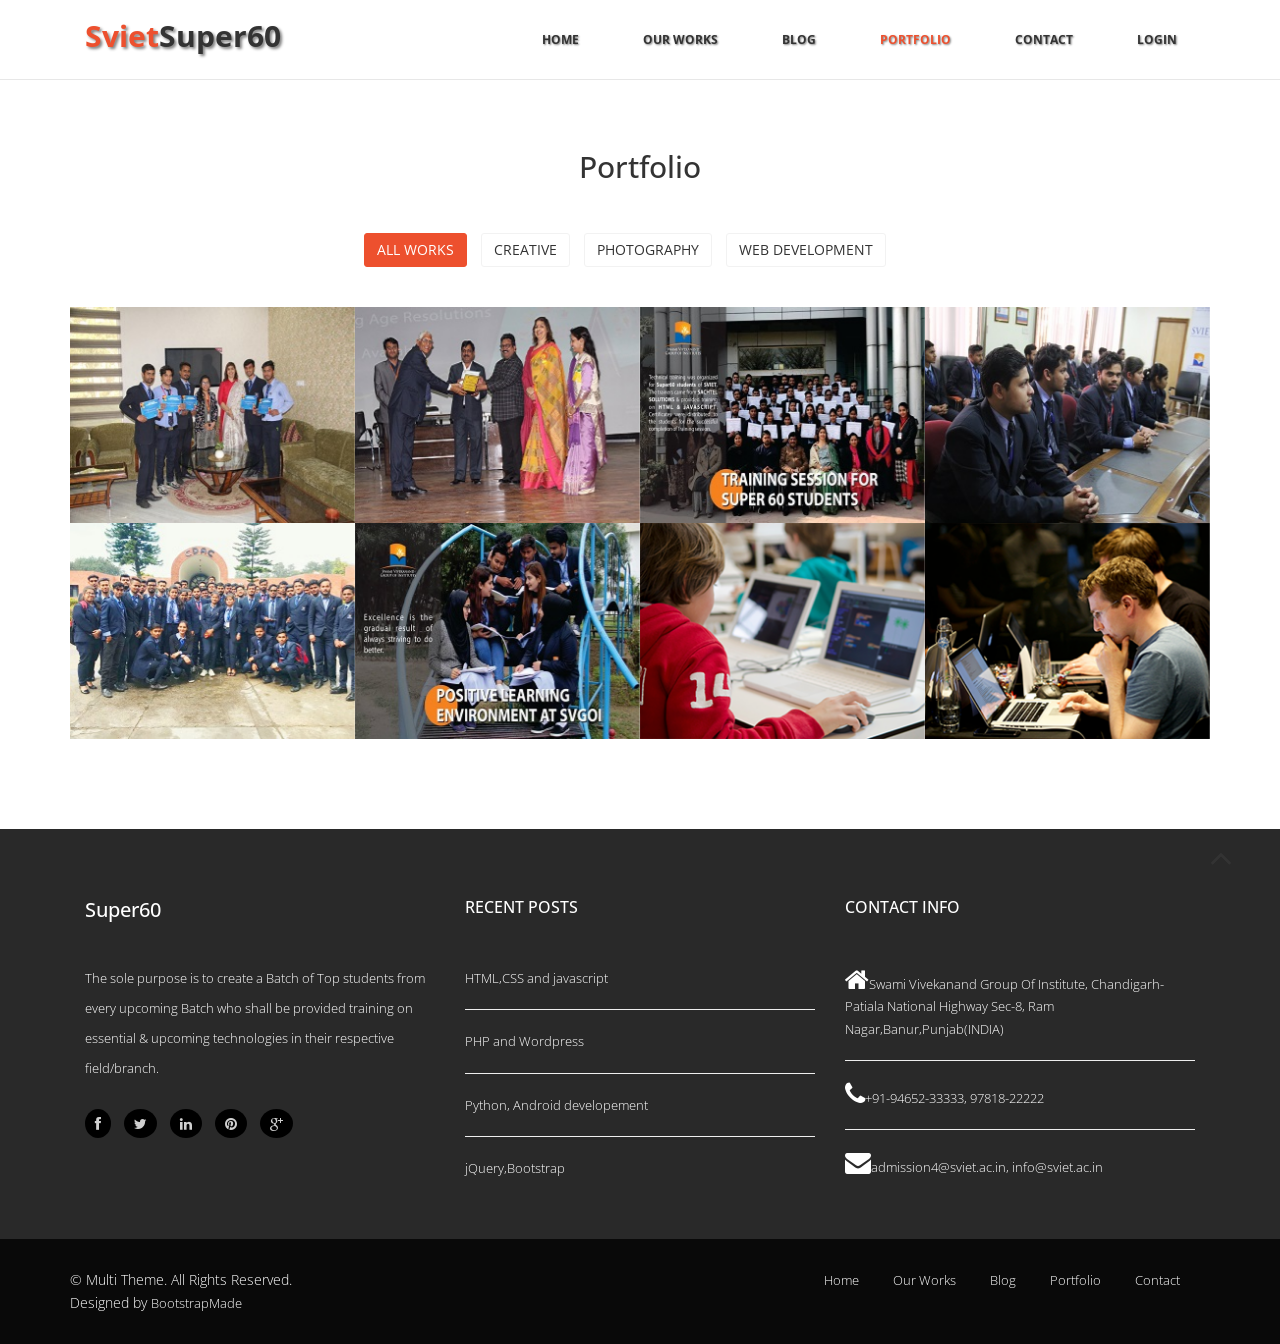
<file: portfolio.html>
<!DOCTYPE html>
<html lang="en">

<head>
  <meta charset="utf-8">
  <meta http-equiv="X-UA-Compatible" content="IE=edge">
  <meta name="viewport" content="width=device-width, initial-scale=1">
  <title>SvietSuper60|Portfolio</title>

  <!-- Bootstrap -->
  <link href="css/bootstrap.min.css" rel="stylesheet">
  <link rel="stylesheet" href="css/font-awesome.min.css">
  <link rel="stylesheet" href="css/jquery.bxslider.css">
  <link rel="stylesheet" type="text/css" href="css/isotope.css" media="screen" />
  <link rel="stylesheet" href="css/animate.css">
  <link rel="stylesheet" href="js/fancybox/jquery.fancybox.css" type="text/css" media="screen" />
  <link href="css/prettyPhoto.css" rel="stylesheet">
  <link href="css/style.css" rel="stylesheet">
  <!-- =======================================================
    Theme Name: Multi
    Theme URL: https://bootstrapmade.com/multi-responsive-bootstrap-template/
    Author: BootstrapMade
    Author URL: https://bootstrapmade.com
  ======================================================= -->
</head>

<body>
  <header>
    <nav class="navbar navbar-default navbar-static-top" role="navigation">
      <div class="navigation">
        <div class="container">
          <div class="navbar-header">
            <button type="button" class="navbar-toggle collapsed" data-toggle="collapse" data-target=".navbar-collapse.collapse">
							<span class="sr-only">Toggle navigation</span>
							<span class="icon-bar"></span>
							<span class="icon-bar"></span>
							<span class="icon-bar"></span>
						</button>
            <div class="navbar-brand">
              <a href="index.html"><h1  style="font-weight: bold ;text-shadow: 2px 2px 3px grey;"><span>Sviet</span>Super60</h1></a>
            </div>
          </div>

          <div class="navbar-collapse collapse">
            <div class="menu">
              <ul class="nav nav-tabs" role="tablist">
                <li role="presentation"><a style="font-weight:bold; text-shadow: 0.7px 1px 2px grey;"  href="index.html">Home</a></li>
                <li role="presentation"><a style="font-weight:bold; text-shadow: 0.7px 1px 2px grey;"  href="ourstory.html">Our Works</a></li>
                <li role="presentation"><a style="font-weight:bold; text-shadow: 0.7px 1px 2px grey;"  href="blog.html">Blog</a></li>
                <li role="presentation"><a style="font-weight:bold; text-shadow: 0.7px 1px 2px grey;"  href="portfolio.html" class="active">Portfolio</a></li>
                <li role="presentation"><a style="font-weight:bold; text-shadow: 0.7px 1px 2px grey;"  href="contact.html">Contact</a></li>
                <li role="presentation"><a style="font-weight:bold; text-shadow: 0.7px 1px 2px grey;"  href="edmin/index.php">Login</a></li>

              </ul>
            </div>
          </div>
        </div>
      </div>
    </nav>
  </header>

  <section id="portfolio">
    <div class="container">
      <div class="col-lg-12">
        <div class="text-center">
          <div class="wow bounceInDown" data-wow-offset="0" data-wow-delay="0.3s">
            <h2>Portfolio</h2>
          </div>
          <div class="wow bounceInDown" data-wow-offset="0" data-wow-delay="0.6s">
            <p></p>
          </div>
        </div>


        <ul class="portfolio-filter text-center">
          <li><a class="btn btn-default active" href="#" data-filter="*">All Works</a></li>
          <li><a class="btn btn-default" href="#" data-filter=".bootstrap">Creative</a></li>
          <li><a class="btn btn-default" href="#" data-filter=".html">Photography</a></li>
          <li><a class="btn btn-default" href="#" data-filter=".wordpress">Web Development</a></li>
        </ul>
        <!--/#portfolio-filter-->

        <div class="row">
          <div class="portfolio-items">
            <div class="portfolio-item apps col-xs-12 col-sm-4 col-md-3">
              <div class="recent-work-wrap">
                <img class="img-responsive" src="images/portfolio/recent/1.jpg" alt="">
                <div class="overlay">
                  <div class="recent-work-inner">
                    <h3><a href="#">Certificate Ceremony</a></h3>
                    <p>Certificate distribution for the students who participated in IIT delhi events</p>
                    <a class="preview" href="images/portfolio/full/1.jpg" rel="prettyPhoto"><i class="fa fa-eye"></i> View</a>
                  </div>
                </div>
              </div>
            </div>
            <!--/.portfolio-item-->

            <div class="portfolio-item joomla bootstrap col-xs-12 col-sm-4 col-md-3">
              <div class="recent-work-wrap">
                <img class="img-responsive" src="images/portfolio/recent/2.jpg" alt="">
                <div class="overlay">
                  <div class="recent-work-inner">
                    <h3><a href="#">Business theme</a></h3>
                    <p>There are many variations of passages of Lorem Ipsum available, but the majority</p>
                    <a class="preview" href="images/portfolio/full/2.jpg" rel="prettyPhoto"><i class="fa fa-eye"></i> View</a>
                  </div>
                </div>
              </div>
            </div>
            <!--/.portfolio-item-->

            <div class="portfolio-item bootstrap wordpress col-xs-12 col-sm-4 col-md-3">
              <div class="recent-work-wrap">
                <img class="img-responsive" src="images/portfolio/recent/3.jpg" alt="">
                <div class="overlay">
                  <div class="recent-work-inner">
                    <h3><a href="#">Training Session</a></h3>
                    <p>Certificate distribution for training session by SachTech Solution</p>
                    <a class="preview" href="images/portfolio/full/3.jpg" rel="prettyPhoto"><i class="fa fa-eye"></i> View</a>
                  </div>
                </div>
              </div>
            </div>
            <!--/.portfolio-item-->

            <div class="portfolio-item joomla wordpress apps col-xs-12 col-sm-4 col-md-3">
              <div class="recent-work-wrap">
                <img class="img-responsive" src="images/portfolio/recent/4.jpg" alt="">
                <div class="overlay">
                  <div class="recent-work-inner">
                    <h3><a href="#">Workshop</a></h3>
                    <p>Attended workshop session for ethical hacking and many more.</p>
                    <a class="preview" href="images/portfolio/full/4.jpg" rel="prettyPhoto"><i class="fa fa-eye"></i> View</a>
                  </div>
                </div>
              </div>
            </div>
            <!--/.portfolio-item-->

            <div class="portfolio-item joomla html bootstrap col-xs-12 col-sm-4 col-md-3">
              <div class="recent-work-wrap">
                <img class="img-responsive" src="images/portfolio/recent/8.jpg" alt="">
                <div class="overlay">
                  <div class="recent-work-inner">
                    <h3><a href="#">Industrial Visit</a></h3>
                    <p>Industrial Vist to CDAC for super60 students to enhance their learning and get exposure.</p>
                    <a class="preview" href="images/portfolio/full/8.jpg" rel="prettyPhoto"><i class="fa fa-eye"></i> View</a>
                  </div>
                </div>
              </div>
            </div>
            <!--/.portfolio-item-->

            <div class="portfolio-item wordpress html apps col-xs-12 col-sm-4 col-md-3">
              <div class="recent-work-wrap">
                <img class="img-responsive" src="images/portfolio/recent/9.jpg" alt="">
                <div class="overlay">
                  <div class="recent-work-inner">
                    <h3><a href="#">SVGOI Site</a></h3>
                    <p>Positive Learning Environment at SVGOI which always strive to do better in exam and life.</p>
                    <a class="preview" href="images/portfolio/full/9.jpg" rel="prettyPhoto"><i class="fa fa-eye"></i> View</a>
                  </div>
                </div>
              </div>
            </div>
            <!--/.portfolio-item-->

            <div class="portfolio-item wordpress html col-xs-12 col-sm-4 col-md-3">
              <div class="recent-work-wrap">
                <img class="img-responsive" src="images/portfolio/recent/item7.png" alt="">
                <div class="overlay">
                  <div class="recent-work-inner">
                    <h3><a href="#">Learning Environment</a></h3>
                    <p>SVGOI provide us the better learning platform so that we can express ourself infront of others.</p>
                    <a class="preview" href="images/portfolio/full/item7.png" rel="prettyPhoto"><i class="fa fa-eye"></i> View</a>
                  </div>
                </div>
              </div>
            </div>
            <!--/.portfolio-item-->

            <div class="portfolio-item wordpress html bootstrap col-xs-12 col-sm-4 col-md-3">
              <div class="recent-work-wrap">
                <img class="img-responsive" src="images/portfolio/recent/item8.png" alt="">
                <div class="overlay">
                  <div class="recent-work-inner">
                    <h3><a href="#">Business theme</a></h3>
                    <p>There are many variations of passages of Lorem Ipsum available, but the majority</p>
                    <a class="preview" href="images/portfolio/full/item8.png" rel="prettyPhoto"><i class="fa fa-eye"></i> View</a>
                  </div>
                </div>
              </div>
            </div>
            <!--/.portfolio-item-->
          </div>
        </div>
      </div>
    </div>
  </section>
  <!--/#portfolio-item-->

  <footer>
    <div class="footer">
      <div class="container">
        <div class="col-md-4 wow fadeInUp" data-wow-offset="0" data-wow-delay="0.2s">
          <h2>Super60</h2>
          <p style="color:white;">The sole purpose is to create a Batch of Top students from every upcoming Batch who shall be provided training on essential & upcoming technologies in their respective field/branch.</p>

          <ul class="social-network">
            <li><a href="#" data-placement="top" title="Facebook"><i class="fa fa-facebook fa-1x"></i></a></li>
            <li><a href="#" data-placement="top" title="Twitter"><i class="fa fa-twitter fa-1x"></i></a></li>
            <li><a href="#" data-placement="top" title="Linkedin"><i class="fa fa-linkedin fa-1x"></i></a></li>
            <li><a href="#" data-placement="top" title="Pinterest"><i class="fa fa-pinterest fa-1x"></i></a></li>
            <li><a href="#" data-placement="top" title="Google plus"><i class="fa fa-google-plus fa-1x"></i></a></li>
          </ul>
        </div>

        <div class="col-md-4 wow fadeInUp" data-wow-offset="0" data-wow-delay="0.4s">
          <h3>RECENT POSTS</h3>
          <ul>
           <a href="https://htmldog.com/" style="color:white"> <li >HTML,CSS and javascript</li></a>
            <hr>
            <a href="https://www.tutorialspoint.com/php/" style="color:white"> <li>PHP and Wordpress </li></a>
            <hr>
            <a href="https://www.pluralsight.com/paths/python?gclid=Cj0KCQjws5HlBRDIARIsAOomqA3OfmVZAEB86C2sI6GLG2QYbzQuIDyFJ6jE7zdGsi2mbhlGMiP7MvYaAg2HEALw_wcB&utm_term=&ef_id=Cj0KCQjws5HlBRDIARIsAOomqA3OfmVZAEB86C2sI6GLG2QYbzQuIDyFJ6jE7zdGsi2mbhlGMiP7MvYaAg2HEALw_wcB:G:s&s_kwcid=AL!5668!3!241243436150!e!!g!!python%20tutorial&aid=701j0000002BNa8AAG&promo=&oid=&utm_source=non_branded&utm_medium=digital_paid_search_google&utm_campaign=US_Courses_Python_E&utm_content=" style="color:white"> <li>Python, Android developement </li></a>
            <hr>
            <li>jQuery,Bootstrap</li>
          </ul>
        </div>

        <div class="col-md-4 wow fadeInUp" data-wow-offset="0" data-wow-delay="0.6s">
          <h3>CONTACT INFO</h3>
          <ul>
            <a href="http://sviet.ac.in/" style="color:white"> <li><i class="fa fa-home fa-2x"></i>Swami Vivekanand Group Of Institute, Chandigarh-Patiala National Highway Sec-8, Ram Nagar,Banur,Punjab(INDIA)</li></a>
            <hr>
            <li><i class="fa fa-phone fa-2x"></i>+91-94652-33333, 97818-22222</li>
            <hr>
            <li><i class="fa fa-envelope fa-2x"></i>admission4@sviet.ac.in, info@sviet.ac.in</li>
          </ul>
        </div>

      </div>
    </div>

    <div class="sub-footer">
      <div class="container">
        <div class="row">
          <div class="col-md-6">
            &copy; Multi Theme. All Rights Reserved.
            <div class="credits">
              <!--
                All the links in the footer should remain intact.
                You can delete the links only if you purchased the pro version.
                Licensing information: https://bootstrapmade.com/license/
                Purchase the pro version with working PHP/AJAX contact form: https://bootstrapmade.com/buy/?theme=Multi
              -->
             Designed by <a href="https://bootstrapmade.com/">BootstrapMade</a>
            </div>
          </div>
          <div class="col-md-6">
            <ul class="pull-right">
              <li><a href="index.html">Home</a></li>
              <li><a href="ourstory.html">Our Works</a></li>
              <li><a href="blog.html">Blog</a></li>
              <li><a href="portfolio.html">Portfolio</a></li>
              <li><a href="contact.html">Contact</a></li>
            </ul>
          </div>
        </div>
        <div class="pull-right">
          <a href="#home" class="scrollup"><i class="fa fa-angle-up fa-3x"></i></a>
        </div>
      </div>
    </div>
  </footer>




  <!-- jQuery (necessary for Bootstrap's JavaScript plugins) -->
  <script src="js/jquery-2.1.1.min.js"></script>
  <!-- Include all compiled plugins (below), or include individual files as needed -->
  <script src="js/bootstrap.min.js"></script>
  <script src="js/wow.min.js"></script>
  <script src="js/fancybox/jquery.fancybox.pack.js"></script>
  <script src="js/jquery.easing.1.3.js"></script>
  <script src="js/jquery.bxslider.min.js"></script>
  <script src="js/jquery.prettyPhoto.js"></script>
  <script src="js/jquery.isotope.min.js"></script>
  <script src="js/functions.js"></script>
  <script>
    wow = new WOW({}).init();
  </script>

</body>

</html>
</file>
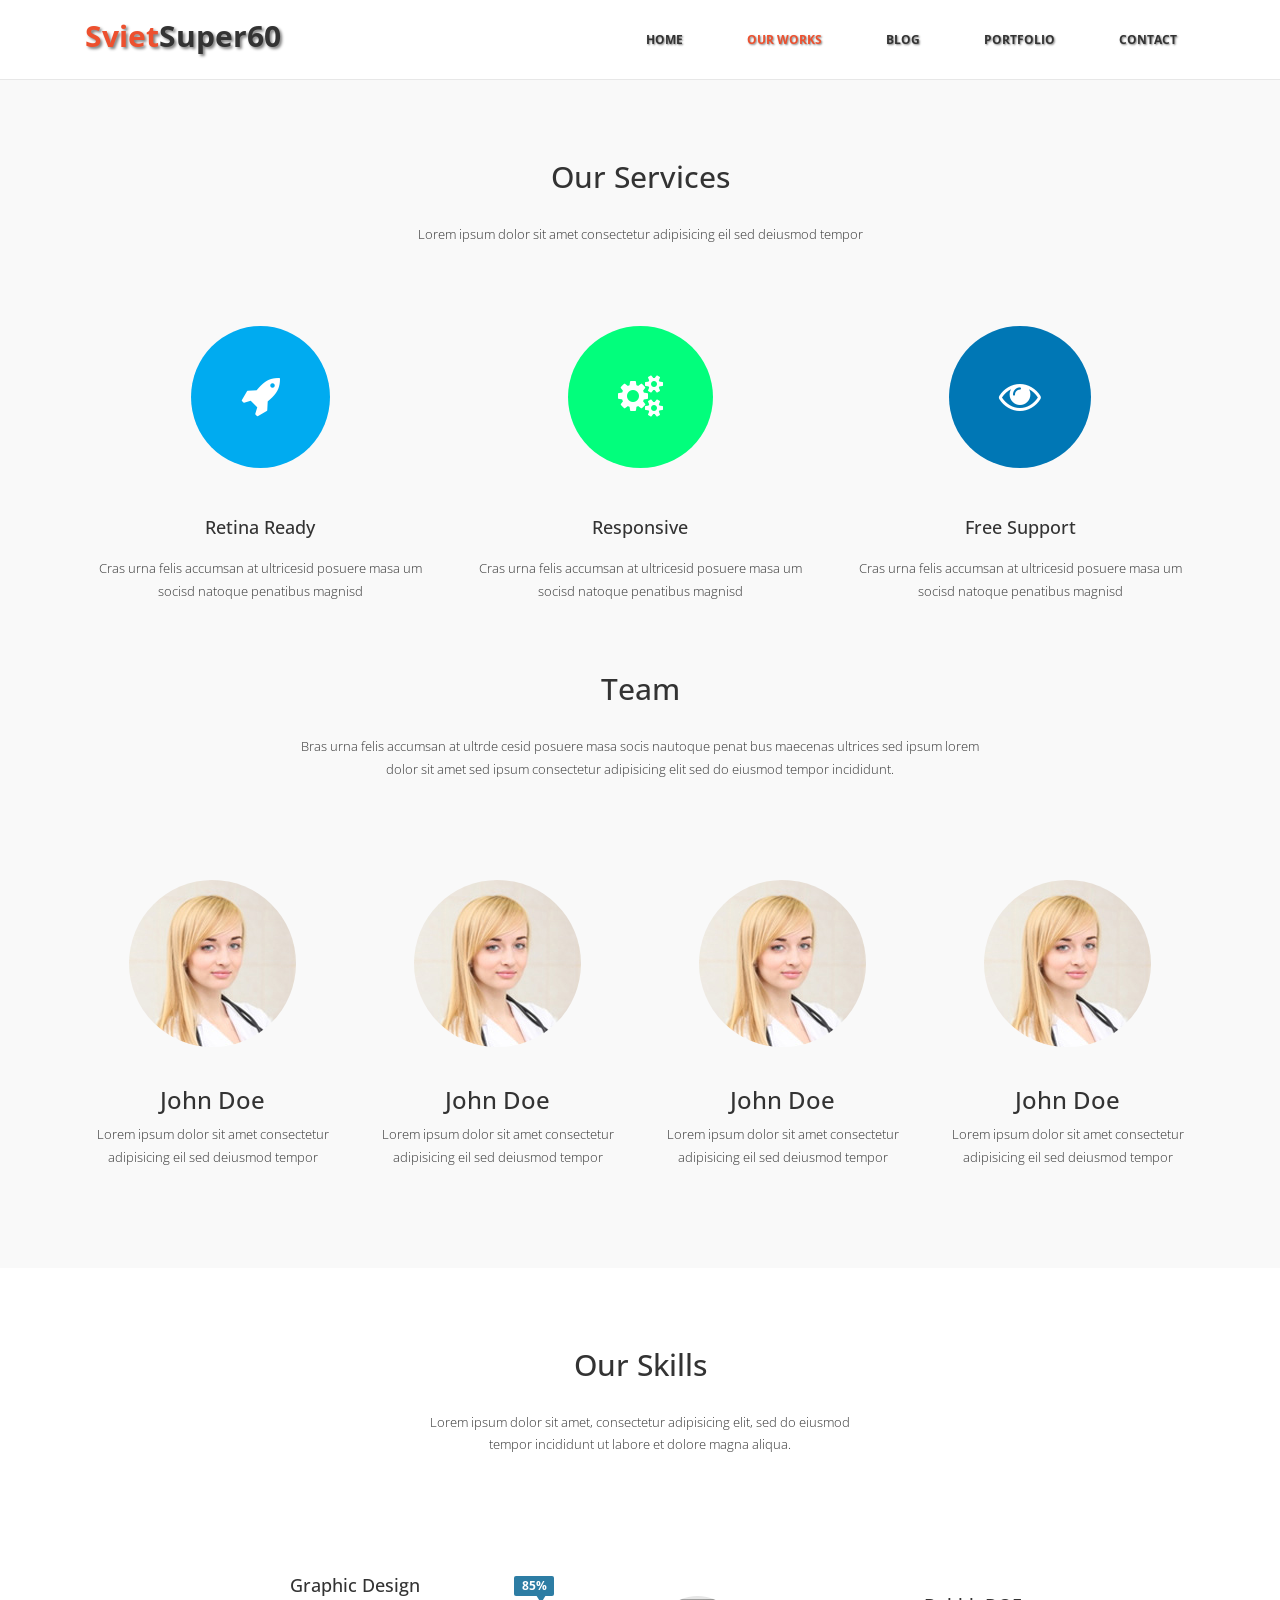
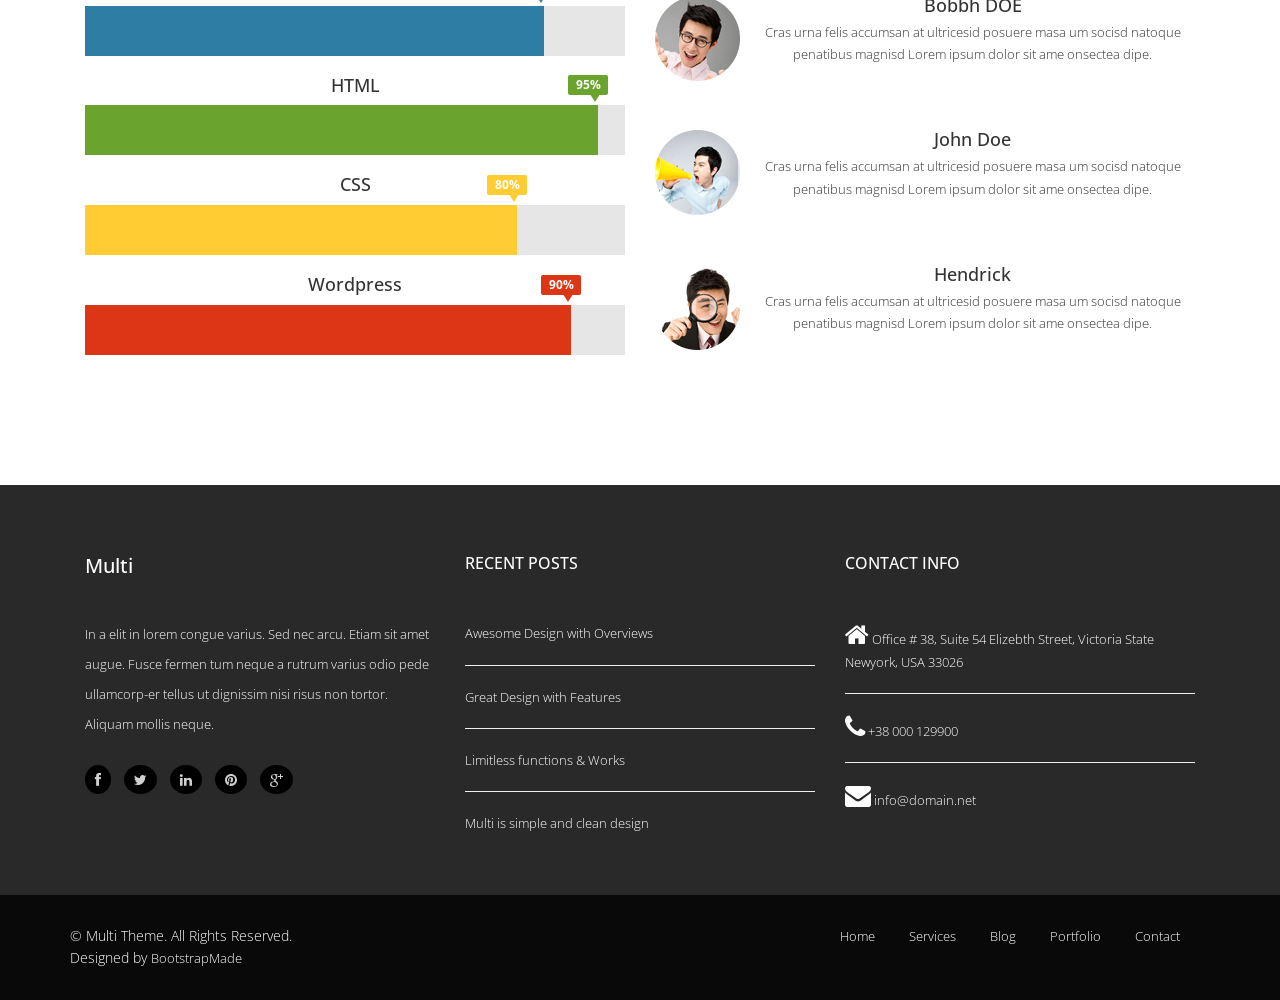
<file: services.html>
<!DOCTYPE html>
<html lang="en">

<head>
  <meta charset="utf-8">
  <meta http-equiv="X-UA-Compatible" content="IE=edge">
  <meta name="viewport" content="width=device-width, initial-scale=1">
  <title>Multi-purpose theme</title>

  <!-- Bootstrap -->
  <link href="css/bootstrap.min.css" rel="stylesheet">
  <link rel="stylesheet" href="css/font-awesome.min.css">
  <link rel="stylesheet" href="css/jquery.bxslider.css">
  <link rel="stylesheet" type="text/css" href="css/isotope.css" media="screen" />
  <link rel="stylesheet" href="css/animate.css">
  <link rel="stylesheet" href="js/fancybox/jquery.fancybox.css" type="text/css" media="screen" />
  <link href="css/prettyPhoto.css" rel="stylesheet">
  <link href="css/style.css" rel="stylesheet">
  <!-- =======================================================
    Theme Name: Multi
    Theme URL: https://bootstrapmade.com/multi-responsive-bootstrap-template/
    Author: BootstrapMade
    Author URL: https://bootstrapmade.com
  ======================================================= -->
</head>

<body>
  <header>
    <nav class="navbar navbar-default navbar-static-top" role="navigation">
      <div class="navigation">
        <div class="container">
          <div class="navbar-header">
            <button type="button" class="navbar-toggle collapsed" data-toggle="collapse" data-target=".navbar-collapse.collapse">
							<span class="sr-only">Toggle navigation</span>
							<span class="icon-bar"></span>
							<span class="icon-bar"></span>
							<span class="icon-bar"></span>
						</button>
            <div class="navbar-brand">
              <a href="index.html"><h1  style="font-weight: bold ;text-shadow: 2px 2px 3px grey;"><span>Sviet</span>Super60</h1></a>
            </div>
          </div>

          <div class="navbar-collapse collapse">
            <div class="menu">
              <ul class="nav nav-tabs" role="tablist">
                <li role="presentation"><a style="font-weight:bold; text-shadow: 0.7px 1px 2px grey;"  href="index.html">Home</a></li>
                <li role="presentation"><a style="font-weight:bold; text-shadow: 0.7px 1px 2px grey;"  href="ourstory.html" class="active">Our Works</a></li>
                <li role="presentation"><a style="font-weight:bold; text-shadow: 0.7px 1px 2px grey;"  href="blog.html">Blog</a></li>
                <li role="presentation"><a style="font-weight:bold; text-shadow: 0.7px 1px 2px grey;"  href="portfolio.html">Portfolio</a></li>
                <li role="presentation"><a style="font-weight:bold; text-shadow: 0.7px 1px 2px grey;"  href="contact.html">Contact</a></li>
              </ul>
            </div>
          </div>
        </div>
      </div>
    </nav>
  </header>

  <div class="services">
    <div class="container">
      <div class="text-center">
        <div class="services-box">
          <div class="wow bounceInDown" data-wow-offset="0" data-wow-delay="0.3s">
            <h2>Our Services</h2>
          </div>
          <div class="wow bounceInDown" data-wow-offset="0" data-wow-delay="0.6s">
            <p>Lorem ipsum dolor sit amet consectetur adipisicing eil sed deiusmod tempor</p>
          </div>

          <div class="col-md-4">
            <div class="wow fadeInDown" data-wow-offset="0" data-wow-delay="0.3s">
              <i class="fa fa-rocket fa-3x"></i>
            </div>
            <div class="wow fadeInUp" data-wow-offset="0" data-wow-delay="0.3s">
              <h4>Retina Ready</h4>
              <p>Cras urna felis accumsan at ultricesid posuere masa um socisd natoque penatibus magnisd</p>
            </div>
          </div>

          <div class="col-md-4">
            <div class="wow fadeInDown" data-wow-offset="0" data-wow-delay="0.9s">
              <i class="fa fa-cogs fa-3x"></i>
            </div>
            <div class="wow fadeInUp" data-wow-offset="0" data-wow-delay="0.9s">
              <h4>Responsive</h4>
              <p>Cras urna felis accumsan at ultricesid posuere masa um socisd natoque penatibus magnisd</p>
            </div>
          </div>

          <div class="col-md-4">
            <div class="wow fadeInDown" data-wow-offset="0" data-wow-delay="1.5s">
              <i class="fa fa-eye fa-3x"></i>
            </div>
            <div class="wow fadeInUp" data-wow-offset="0" data-wow-delay="1.5s">
              <h4>Free Support</h4>
              <p>Cras urna felis accumsan at ultricesid posuere masa um socisd natoque penatibus magnisd</p>
            </div>
          </div>
        </div>
      </div>
    </div>

    <div class="container">
      <div class="text-center">
        <div class="wow bounceInDown" data-wow-offset="0" data-wow-delay="0.3s">
          <h2>Team</h2>
        </div>
        <div class="wow bounceInDown" data-wow-offset="0" data-wow-delay="0.6s">
          <p>Bras urna felis accumsan at ultrde cesid posuere masa socis nautoque penat bus maecenas ultrices sed ipsum lorem<br> dolor sit amet sed ipsum consectetur adipisicing elit sed do eiusmod tempor incididunt.</p>
        </div>
        <div class="wow fadeInRight" data-wow-offset="0" data-wow-delay="0.3s">
          <div class="col-md-3">
            <img src="images/services/1.jpg" alt="">
            <h3>John Doe</h3>
            <p>Lorem ipsum dolor sit amet consectetur adipisicing eil sed deiusmod tempor</p>
          </div>
        </div>

        <div class="wow fadeInRight" data-wow-offset="0" data-wow-delay="0.6s">
          <div class="col-md-3">
            <img src="images/services/1.jpg" alt="">
            <h3>John Doe</h3>
            <p>Lorem ipsum dolor sit amet consectetur adipisicing eil sed deiusmod tempor</p>
          </div>
        </div>

        <div class="wow fadeInLeft" data-wow-offset="0" data-wow-delay="0.3s">
          <div class="col-md-3">
            <img src="images/services/1.jpg" alt="">
            <h3>John Doe</h3>
            <p>Lorem ipsum dolor sit amet consectetur adipisicing eil sed deiusmod tempor</p>
          </div>
        </div>

        <div class="wow fadeInLeft" data-wow-offset="0" data-wow-delay="0.6s">
          <div class="col-md-3">
            <img src="images/services/1.jpg" alt="">
            <h3>John Doe</h3>
            <p>Lorem ipsum dolor sit amet consectetur adipisicing eil sed deiusmod tempor</p>
          </div>
        </div>
      </div>
    </div>
  </div>

  <div class="skills">
    <div class="container">
      <div class="text-center">
        <div class="wow bounceInDown" data-wow-offset="0" data-wow-delay="0.3s">
          <h2>Our Skills</h2>
        </div>
        <div class="wow bounceInDown" data-wow-offset="0" data-wow-delay="0.6s">
          <p>Lorem ipsum dolor sit amet, consectetur adipisicing elit, sed do eiusmod <br>tempor incididunt ut labore et dolore magna aliqua.</p>
        </div>
      </div>
    </div>
  </div>

  <div class="skill">
    <div class="container">
      <div class="text-center">
        <div class="col-md-6 wow fadeInRight" data-wow-offset="0" data-wow-delay="0.3s">
          <div class="progress-wrap">
            <h4>Graphic Design</h4>
            <div class="progress">
              <div class="progress-bar  color1" role="progressbar" aria-valuenow="40" aria-valuemin="0" aria-valuemax="100" style="width: 85%">
                <span class="bar-width">85%</span>
              </div>

            </div>
          </div>

          <div class="progress-wrap">
            <h4>HTML</h4>
            <div class="progress">
              <div class="progress-bar color2" role="progressbar" aria-valuenow="20" aria-valuemin="0" aria-valuemax="100" style="width: 95%">
                <span class="bar-width">95%</span>
              </div>
            </div>
          </div>

          <div class="progress-wrap">
            <h4>CSS</h4>
            <div class="progress">
              <div class="progress-bar color3" role="progressbar" aria-valuenow="60" aria-valuemin="0" aria-valuemax="100" style="width: 80%">
                <span class="bar-width">80%</span>
              </div>
            </div>
          </div>

          <div class="progress-wrap">
            <h4>Wordpress</h4>
            <div class="progress">
              <div class="progress-bar color4" role="progressbar" aria-valuenow="80" aria-valuemin="0" aria-valuemax="100" style="width: 90%">
                <span class="bar-width">90%</span>
              </div>
            </div>
          </div>
        </div>
      </div>
      <!--/.col-sm-6-->

      <div class="services-skill">
        <div class="text-center">
          <div class="col-md-6 wow fadeInLeft" data-wow-offset="0" data-wow-delay="0.6s">
            <div class="media">
              <div class="media-left">
                <img src="images/services/2.png" alt="">
              </div>

              <div class="media-body">
                <h4 class="media-heading">Bobbh DOE</h4>
                <p>Cras urna felis accumsan at ultricesid posuere masa um socisd natoque penatibus magnisd Lorem ipsum dolor sit ame onsectea dipe.</p>
              </div>
            </div>

            <div class="media">
              <div class="media-left">
                <img src="images/services/3.png" alt="">
              </div>

              <div class="media-body">
                <h4 class="media-heading">John Doe</h4>
                <p>Cras urna felis accumsan at ultricesid posuere masa um socisd natoque penatibus magnisd Lorem ipsum dolor sit ame onsectea dipe.</p>
              </div>
            </div>

            <div class="media">
              <div class="media-left">
                <img src="images/services/4.png" alt="">
              </div>

              <div class="media-body">
                <h4 class="media-heading">Hendrick</h4>
                <p>Cras urna felis accumsan at ultricesid posuere masa um socisd natoque penatibus magnisd Lorem ipsum dolor sit ame onsectea dipe.</p>
              </div>
            </div>
          </div>
        </div>
      </div>
    </div>
  </div>

  <footer>
    <div class="footer">
      <div class="container">
        <div class="col-md-4 wow fadeInUp" data-wow-offset="0" data-wow-delay="0.2s">
          <h2>Multi</h2>
          <p>In a elit in lorem congue varius. Sed nec arcu. Etiam sit amet augue. Fusce fermen tum neque a rutrum varius odio pede ullamcorp-er tellus ut dignissim nisi risus non tortor. Aliquam mollis neque.</p>

          <ul class="social-network">
            <li><a href="#" data-placement="top" title="Facebook"><i class="fa fa-facebook fa-1x"></i></a></li>
            <li><a href="#" data-placement="top" title="Twitter"><i class="fa fa-twitter fa-1x"></i></a></li>
            <li><a href="#" data-placement="top" title="Linkedin"><i class="fa fa-linkedin fa-1x"></i></a></li>
            <li><a href="#" data-placement="top" title="Pinterest"><i class="fa fa-pinterest fa-1x"></i></a></li>
            <li><a href="#" data-placement="top" title="Google plus"><i class="fa fa-google-plus fa-1x"></i></a></li>
          </ul>
        </div>

        <div class="col-md-4 wow fadeInUp" data-wow-offset="0" data-wow-delay="0.4s">
          <h3>RECENT POSTS</h3>
          <ul>
            <li>Awesome Design with Overviews</li>
            <hr>
            <li>Great Design with Features </li>
            <hr>
            <li>Limitless functions & Works </li>
            <hr>
            <li>Multi is simple and clean design</li>
          </ul>
        </div>

        <div class="col-md-4 wow fadeInUp" data-wow-offset="0" data-wow-delay="0.6s">
          <h3>CONTACT INFO</h3>
          <ul>
            <li><i class="fa fa-home fa-2x"></i> Office # 38, Suite 54 Elizebth Street, Victoria State Newyork, USA 33026</li>
            <hr>
            <li><i class="fa fa-phone fa-2x"></i> +38 000 129900</li>
            <hr>
            <li><i class="fa fa-envelope fa-2x"></i> info@domain.net</li>
          </ul>
        </div>

      </div>
    </div>

    <div class="sub-footer">
      <div class="container">
        <div class="row">
          <div class="col-md-6">
            &copy; Multi Theme. All Rights Reserved.
            <div class="credits">
              <!--
                All the links in the footer should remain intact.
                You can delete the links only if you purchased the pro version.
                Licensing information: https://bootstrapmade.com/license/
                Purchase the pro version with working PHP/AJAX contact form: https://bootstrapmade.com/buy/?theme=Multi
              -->
             Designed by <a href="https://bootstrapmade.com/">BootstrapMade</a>
            </div>
          </div>
          <div class="col-md-6">
            <ul class="pull-right">
              <li><a href="#">Home</a></li>
              <li><a href="#">Services</a></li>
              <li><a href="#">Blog</a></li>
              <li><a href="#">Portfolio</a></li>
              <li><a href="#">Contact</a></li>
            </ul>
          </div>
        </div>
        <div class="pull-right">
          <a href="#home" class="scrollup"><i class="fa fa-angle-up fa-3x"></i></a>
        </div>
      </div>
    </div>
  </footer>


  <!-- jQuery (necessary for Bootstrap's JavaScript plugins) -->
  <script src="js/jquery-2.1.1.min.js"></script>
  <!-- Include all compiled plugins (below), or include individual files as needed -->
  <script src="js/bootstrap.min.js"></script>
  <script src="js/wow.min.js"></script>
  <script src="js/fancybox/jquery.fancybox.pack.js"></script>
  <script src="js/jquery.easing.1.3.js"></script>
  <script src="js/jquery.bxslider.min.js"></script>
  <script src="js/jquery.prettyPhoto.js"></script>
  <script src="js/jquery.isotope.min.js"></script>
  <script src="js/functions.js"></script>
  <script>
    wow = new WOW({}).init();
  </script>

</body>

</html>
</file>
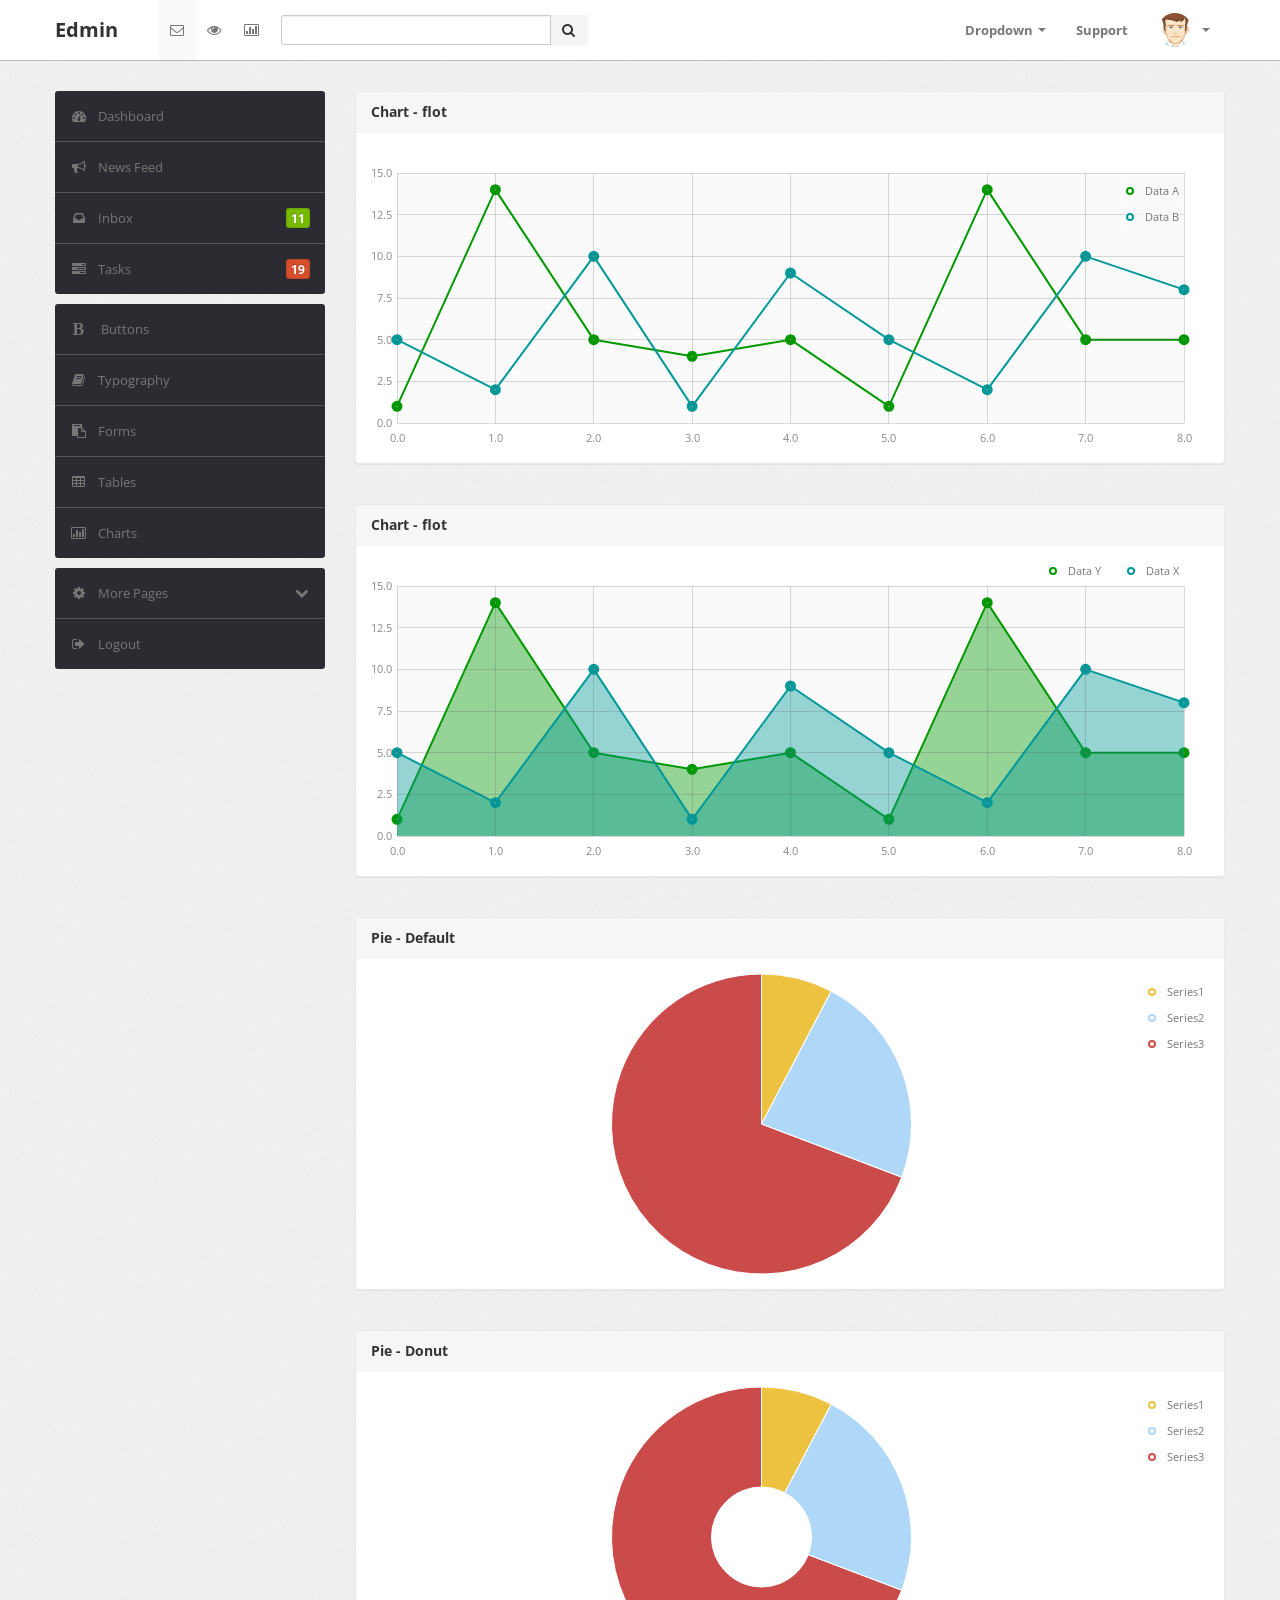
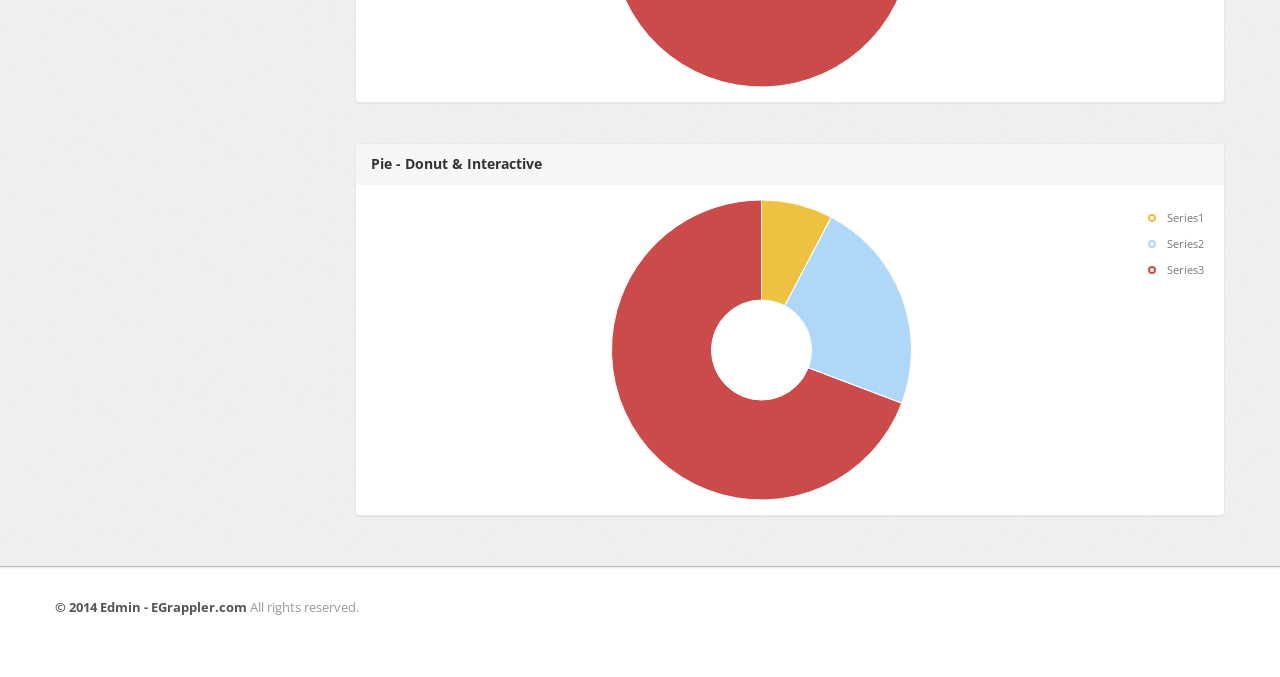
<file: edmin/charts.html>
﻿<!DOCTYPE html>
<html lang="en">
<head>
    <meta http-equiv="Content-Type" content="text/html; charset=utf-8" />
    <meta name="viewport" content="width=device-width, initial-scale=1.0">
    <title>Edmin</title>
    <link type="text/css" href="bootstrap/css/bootstrap.min.css" rel="stylesheet">
    <link type="text/css" href="bootstrap/css/bootstrap-responsive.min.css" rel="stylesheet">
    <link type="text/css" href="css/theme.css" rel="stylesheet">
    <link type="text/css" href="images/icons/css/font-awesome.css" rel="stylesheet">
    <link type="text/css" href='http://fonts.googleapis.com/css?family=Open+Sans:400italic,600italic,400,600'
        rel='stylesheet'>
</head>
<body>
    <div class="navbar navbar-fixed-top">
        <div class="navbar-inner">
            <div class="container">
                <a class="btn btn-navbar" data-toggle="collapse" data-target=".navbar-inverse-collapse">
                    <i class="icon-reorder shaded"></i></a><a class="brand" href="index.html">Edmin </a>
                <div class="nav-collapse collapse navbar-inverse-collapse">
                    <ul class="nav nav-icons">
                        <li class="active"><a href="#"><i class="icon-envelope"></i></a></li>
                        <li><a href="#"><i class="icon-eye-open"></i></a></li>
                        <li><a href="#"><i class="icon-bar-chart"></i></a></li>
                    </ul>
                    <form class="navbar-search pull-left input-append" action="#">
                    <input type="text" class="span3">
                    <button class="btn" type="button">
                        <i class="icon-search"></i>
                    </button>
                    </form>
                    <ul class="nav pull-right">
                        <li class="dropdown"><a href="#" class="dropdown-toggle" data-toggle="dropdown">Dropdown
                            <b class="caret"></b></a>
                            <ul class="dropdown-menu">
                                <li><a href="#">Item No. 1</a></li>
                                <li><a href="#">Don't Click</a></li>
                                <li class="divider"></li>
                                <li class="nav-header">Example Header</li>
                                <li><a href="#">A Separated link</a></li>
                            </ul>
                        </li>
                        <li><a href="#">Support </a></li>
                        <li class="nav-user dropdown"><a href="#" class="dropdown-toggle" data-toggle="dropdown">
                            <img src="images/user.png" class="nav-avatar" />
                            <b class="caret"></b></a>
                            <ul class="dropdown-menu">
                                <li><a href="#">Your Profile</a></li>
                                <li><a href="#">Edit Profile</a></li>
                                <li><a href="#">Account Settings</a></li>
                                <li class="divider"></li>
                                <li><a href="#">Logout</a></li>
                            </ul>
                        </li>
                    </ul>
                </div>
                <!-- /.nav-collapse -->
            </div>
        </div>
        <!-- /navbar-inner -->
    </div>
    <!-- /navbar -->
    <div class="wrapper">
        <div class="container">
            <div class="row">
                <div class="span3">
                    <div class="sidebar">
                        <ul class="widget widget-menu unstyled">
                            <li class="active"><a href="index.html"><i class="menu-icon icon-dashboard"></i>Dashboard
                            </a></li>
                            <li><a href="activity.html"><i class="menu-icon icon-bullhorn"></i>News Feed </a>
                            </li>
                            <li><a href="message.html"><i class="menu-icon icon-inbox"></i>Inbox <b class="label green pull-right">
                                11</b> </a></li>
                            <li><a href="task.html"><i class="menu-icon icon-tasks"></i>Tasks <b class="label orange pull-right">
                                19</b> </a></li>
                        </ul>
                        <!--/.widget-nav-->
                        <ul class="widget widget-menu unstyled">
                                <li><a href="ui-button-icon.html"><i class="menu-icon icon-bold"></i> Buttons </a></li>
                                <li><a href="ui-typography.html"><i class="menu-icon icon-book"></i>Typography </a></li>
                                <li><a href="form.html"><i class="menu-icon icon-paste"></i>Forms </a></li>
                                <li><a href="table.html"><i class="menu-icon icon-table"></i>Tables </a></li>
                                <li><a href="charts.html"><i class="menu-icon icon-bar-chart"></i>Charts </a></li>
                            </ul>
                        <!--/.widget-nav-->
                        <ul class="widget widget-menu unstyled">
                            <li><a class="collapsed" data-toggle="collapse" href="#togglePages"><i class="menu-icon icon-cog">
                            </i><i class="icon-chevron-down pull-right"></i><i class="icon-chevron-up pull-right">
                            </i>More Pages </a>
                                <ul id="togglePages" class="collapse unstyled">
                                    <li><a href="other-login.html"><i class="icon-inbox"></i>Login </a></li>
                                    <li><a href="other-user-profile.html"><i class="icon-inbox"></i>Profile </a></li>
                                    <li><a href="other-user-listing.html"><i class="icon-inbox"></i>All Users </a></li>
                                </ul>
                            </li>
                            <li><a href="#"><i class="menu-icon icon-signout"></i>Logout </a></li>
                        </ul>
                    </div>
                    <!--/.sidebar-->
                </div>
                <!--/.span3-->
                <div class="span9">
                    <div class="content">
                        <div class="module">
                            <div class="module-head">
                                <h3>
                                    Chart - flot</h3>
                            </div>
                            <div class="module-body">
                                <div class="chart">
                                    <div id="placeholder" class="graph">
                                    </div>
                                </div>
                            </div>
                        </div>
                        <!--/.module-->
                        <br />
                        <div class="module">
                            <div class="module-head">
                                <h3>
                                    Chart - flot</h3>
                            </div>
                            <div class="module-body">
                                <div class="chart inline-legend grid">
                                    <div id="placeholder2" class="graph">
                                    </div>
                                </div>
                            </div>
                        </div>
                        <!--/.module-->
                        <br />
                        <div class="module">
                            <div class="module-head">
                                <h3>
                                    Pie - Default</h3>
                            </div>
                            <div class="module-body">
                                <div class="chart pie donut">
                                    <div id="pie-default" class="graph">
                                    </div>
                                </div>
                            </div>
                        </div>
                        <!--/.module-->
                        <br />
                        <div class="module">
                            <div class="module-head">
                                <h3>
                                    Pie - Donut</h3>
                            </div>
                            <div class="module-body">
                                <div class="chart pie donut">
                                    <div id="pie-donut" class="graph">
                                    </div>
                                </div>
                            </div>
                        </div>
                        <!--/.module-->
                        <br />
                        <div class="module">
                            <div class="module-head">
                                <h3>
                                    Pie - Donut & Interactive</h3>
                            </div>
                            <div class="module-body">
                                <div class="chart pie donut interactive">
                                    <div id="pie-interactive" class="graph">
                                    </div>
                                    <div id="hover">
                                    </div>
                                </div>
                            </div>
                        </div>
                        <!--/.module-->
                    </div>
                    <!--/.content-->
                </div>
                <!--/.span9-->
            </div>
        </div>
        <!--/.container-->
    </div>
    <!--/.wrapper-->
    <div class="footer">
        <div class="container">
            <b class="copyright">&copy; 2014 Edmin - EGrappler.com </b>All rights reserved.
        </div>
    </div>
    <script src="scripts/jquery-1.9.1.min.js" type="text/javascript"></script>
    <script src="scripts/jquery-ui-1.10.1.custom.min.js" type="text/javascript"></script>
    <script src="bootstrap/js/bootstrap.min.js" type="text/javascript"></script>
    <script src="scripts/flot/jquery.flot.js" type="text/javascript"></script>
    <script src="scripts/flot/jquery.flot.pie.js" type="text/javascript"></script>
    <script src="scripts/common.js" type="text/javascript"></script>

</body>
</file>
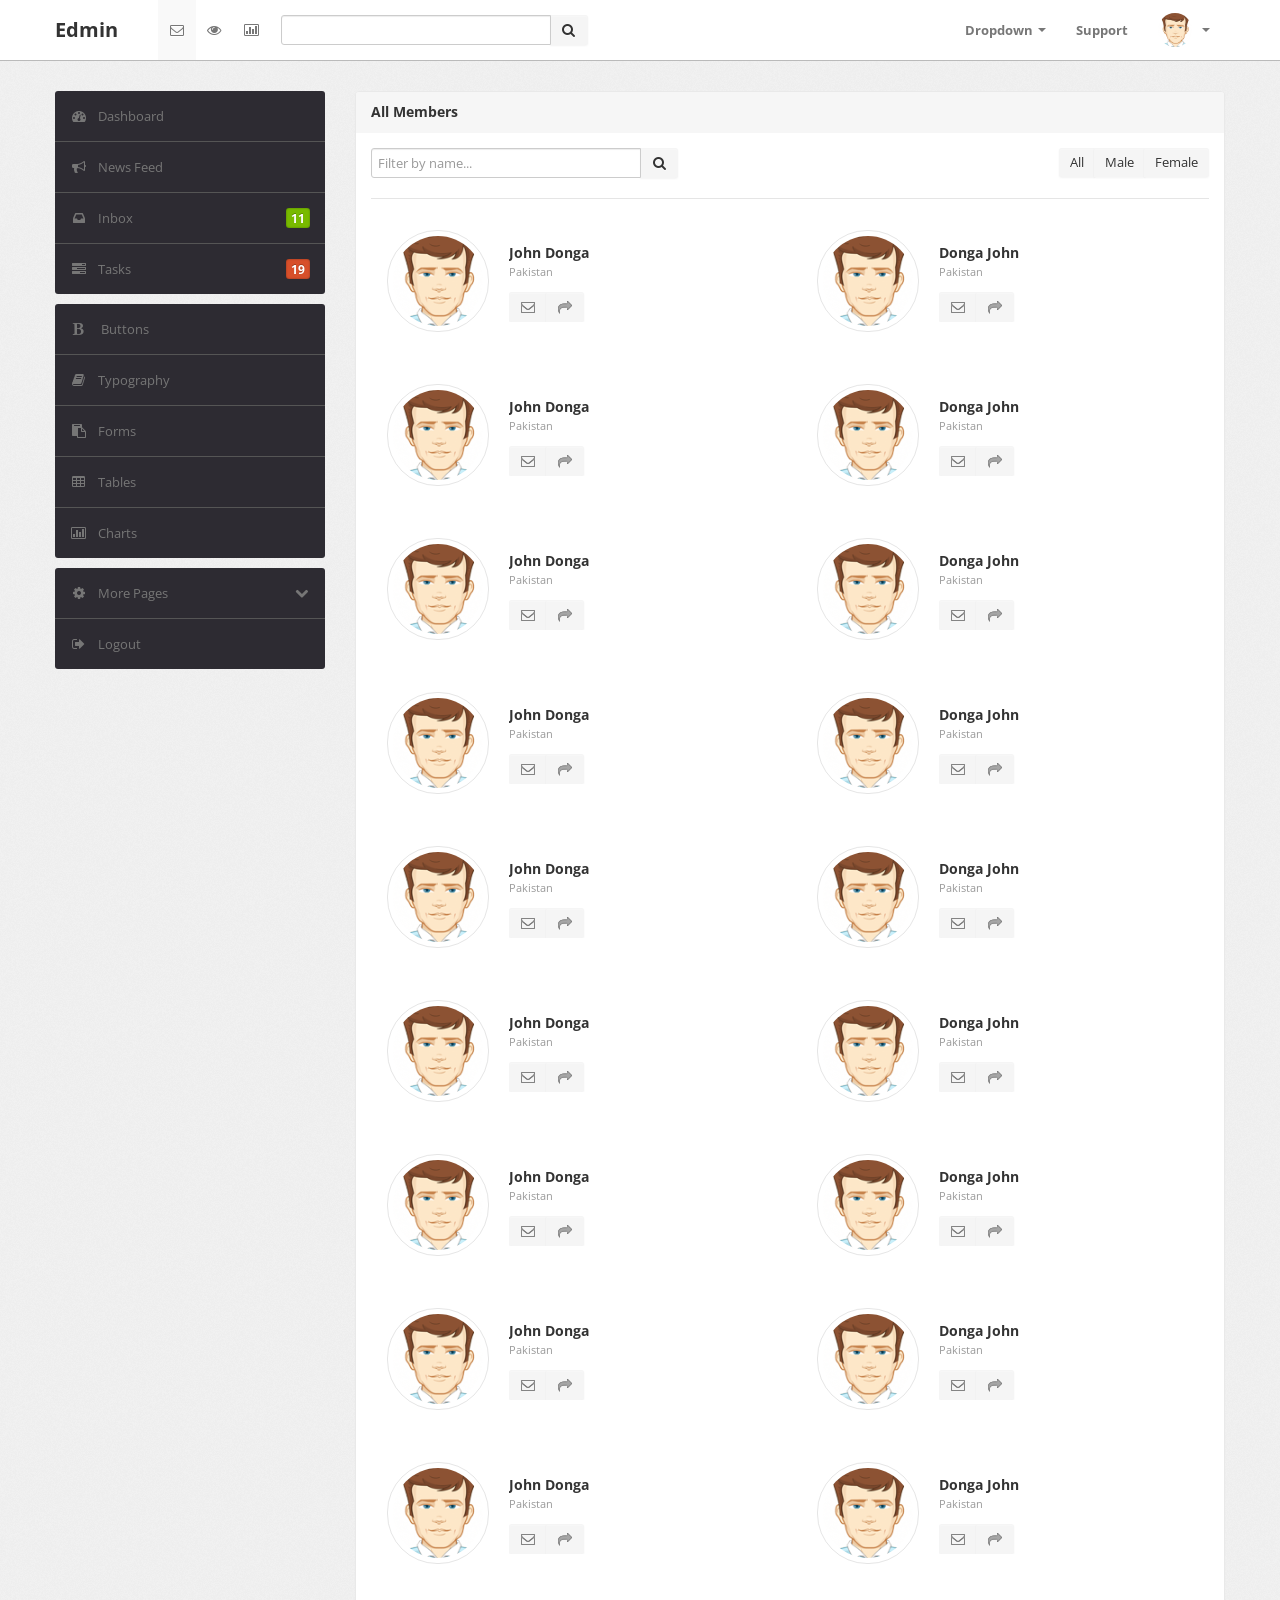
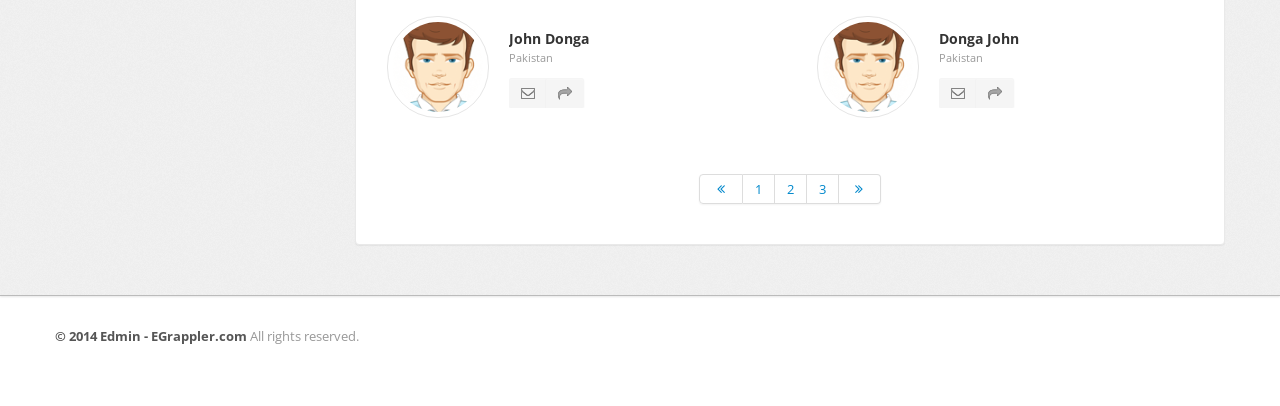
<file: edmin/other-user-listing.html>
﻿<!DOCTYPE html>
<html lang="en">
<head>
    <meta http-equiv="Content-Type" content="text/html; charset=utf-8" />
    <meta name="viewport" content="width=device-width, initial-scale=1.0">
    <title>Edmin</title>
    <link type="text/css" href="bootstrap/css/bootstrap.min.css" rel="stylesheet">
    <link type="text/css" href="bootstrap/css/bootstrap-responsive.min.css" rel="stylesheet">
    <link type="text/css" href="css/theme.css" rel="stylesheet">
    <link type="text/css" href="images/icons/css/font-awesome.css" rel="stylesheet">
    <link type="text/css" href='http://fonts.googleapis.com/css?family=Open+Sans:400italic,600italic,400,600'
        rel='stylesheet'>
</head>
<body>
    <div class="navbar navbar-fixed-top">
        <div class="navbar-inner">
            <div class="container">
                <a class="btn btn-navbar" data-toggle="collapse" data-target=".navbar-inverse-collapse">
                    <i class="icon-reorder shaded"></i></a><a class="brand" href="index.php">Edmin </a>
                <div class="nav-collapse collapse navbar-inverse-collapse">
                    <ul class="nav nav-icons">
                        <li class="active"><a href="#"><i class="icon-envelope"></i></a></li>
                        <li><a href="#"><i class="icon-eye-open"></i></a></li>
                        <li><a href="#"><i class="icon-bar-chart"></i></a></li>
                    </ul>
                    <form class="navbar-search pull-left input-append" action="#">
                    <input type="text" class="span3">
                    <button class="btn" type="button">
                        <i class="icon-search"></i>
                    </button>
                    </form>
                    <ul class="nav pull-right">
                        <li class="dropdown"><a href="#" class="dropdown-toggle" data-toggle="dropdown">Dropdown
                            <b class="caret"></b></a>
                            <ul class="dropdown-menu">
                                <li><a href="#">Item No. 1</a></li>
                                <li><a href="#">Don't Click</a></li>
                                <li class="divider"></li>
                                <li class="nav-header">Example Header</li>
                                <li><a href="#">A Separated link</a></li>
                            </ul>
                        </li>
                        <li><a href="#">Support </a></li>
                        <li class="nav-user dropdown"><a href="#" class="dropdown-toggle" data-toggle="dropdown">
                            <img src="images/user.png" class="nav-avatar" />
                            <b class="caret"></b></a>
                            <ul class="dropdown-menu">
                                <li><a href="#">Your Profile</a></li>
                                <li><a href="#">Edit Profile</a></li>
                                <li><a href="#">Account Settings</a></li>
                                <li class="divider"></li>
                                <li><a href="#">Logout</a></li>
                            </ul>
                        </li>
                    </ul>
                </div>
                <!-- /.nav-collapse -->
            </div>
        </div>
        <!-- /navbar-inner -->
    </div>
    <!-- /navbar -->
    <div class="wrapper">
        <div class="container">
            <div class="row">
                <div class="span3">
                    <div class="sidebar">
                        <ul class="widget widget-menu unstyled">
                            <li class="active"><a href="index.php"><i class="menu-icon icon-dashboard"></i>Dashboard
                            </a></li>
                            <li><a href="activity.html"><i class="menu-icon icon-bullhorn"></i>News Feed </a>
                            </li>
                            <li><a href="message.html"><i class="menu-icon icon-inbox"></i>Inbox <b class="label green pull-right">
                                11</b> </a></li>
                            <li><a href="task.html"><i class="menu-icon icon-tasks"></i>Tasks <b class="label orange pull-right">
                                19</b> </a></li>
                        </ul>
                        <!--/.widget-nav-->
                        <ul class="widget widget-menu unstyled">
                                <li><a href="ui-button-icon.html"><i class="menu-icon icon-bold"></i> Buttons </a></li>
                                <li><a href="ui-typography.html"><i class="menu-icon icon-book"></i>Typography </a></li>
                                <li><a href="form.html"><i class="menu-icon icon-paste"></i>Forms </a></li>
                                <li><a href="table.html"><i class="menu-icon icon-table"></i>Tables </a></li>
                                <li><a href="charts.html"><i class="menu-icon icon-bar-chart"></i>Charts </a></li>
                            </ul>
                        <!--/.widget-nav-->
                        <ul class="widget widget-menu unstyled">
                            <li><a class="collapsed" data-toggle="collapse" href="#togglePages"><i class="menu-icon icon-cog">
                            </i><i class="icon-chevron-down pull-right"></i><i class="icon-chevron-up pull-right">
                            </i>More Pages </a>
                                <ul id="togglePages" class="collapse unstyled">
                                    <li><a href="other-login.html"><i class="icon-inbox"></i>Login </a></li>
                                    <li><a href="other-user-profile.html"><i class="icon-inbox"></i>Profile </a></li>
                                    <li><a href="other-user-listing.html"><i class="icon-inbox"></i>All Users </a></li>
                                </ul>
                            </li>
                            <li><a href="#"><i class="menu-icon icon-signout"></i>Logout </a></li>
                        </ul>
                    </div>
                    <!--/.sidebar-->
                </div>
                <!--/.span3-->
                <div class="span9">
                    <div class="content">
                        <div class="module">
                            <div class="module-head">
                                <h3>
                                    All Members</h3>
                            </div>
                            <div class="module-option clearfix">
                                <form>
                                <div class="input-append pull-left">
                                    <input type="text" class="span3" placeholder="Filter by name...">
                                    <button type="submit" class="btn">
                                        <i class="icon-search"></i>
                                    </button>
                                </div>
                                </form>
                                <div class="btn-group pull-right" data-toggle="buttons-radio">
                                    <button type="button" class="btn">
                                        All</button>
                                    <button type="button" class="btn">
                                        Male</button>
                                    <button type="button" class="btn">
                                        Female</button>
                                </div>
                            </div>
                            <div class="module-body">
                                <div class="row-fluid">
                                    <div class="span6">
                                        <div class="media user">
                                            <a class="media-avatar pull-left" href="#">
                                                <img src="images/user.png">
                                            </a>
                                            <div class="media-body">
                                                <h3 class="media-title">
                                                    John Donga
                                                </h3>
                                                <p>
                                                    <small class="muted">Pakistan</small></p>
                                                <div class="media-option btn-group shaded-icon">
                                                    <button class="btn btn-small">
                                                        <i class="icon-envelope"></i>
                                                    </button>
                                                    <button class="btn btn-small">
                                                        <i class="icon-share-alt"></i>
                                                    </button>
                                                </div>
                                            </div>
                                        </div>
                                    </div>
                                    <div class="span6">
                                        <div class="media user">
                                            <a class="media-avatar pull-left" href="#">
                                                <img src="images/user.png">
                                            </a>
                                            <div class="media-body">
                                                <h3 class="media-title">
                                                    Donga John</h3>
                                                <p>
                                                    <small class="muted">Pakistan</small></p>
                                                <div class="media-option btn-group shaded-icon">
                                                    <button class="btn btn-small">
                                                        <i class="icon-envelope"></i>
                                                    </button>
                                                    <button class="btn btn-small">
                                                        <i class="icon-share-alt"></i>
                                                    </button>
                                                </div>
                                            </div>
                                        </div>
                                    </div>
                                </div>
                                <!--/.row-fluid-->
                                <br />
                                <div class="row-fluid">
                                    <div class="span6">
                                        <div class="media user">
                                            <a class="media-avatar pull-left" href="#">
                                                <img src="images/user.png">
                                            </a>
                                            <div class="media-body">
                                                <h3 class="media-title">
                                                    John Donga</h3>
                                                <p>
                                                    <small class="muted">Pakistan</small></p>
                                                <div class="media-option btn-group shaded-icon">
                                                    <button class="btn btn-small">
                                                        <i class="icon-envelope"></i>
                                                    </button>
                                                    <button class="btn btn-small">
                                                        <i class="icon-share-alt"></i>
                                                    </button>
                                                </div>
                                            </div>
                                        </div>
                                    </div>
                                    <div class="span6">
                                        <div class="media user">
                                            <a class="media-avatar pull-left" href="#">
                                                <img src="images/user.png">
                                            </a>
                                            <div class="media-body">
                                                <h3 class="media-title">
                                                    Donga John</h3>
                                                <p>
                                                    <small class="muted">Pakistan</small></p>
                                                <div class="media-option btn-group shaded-icon">
                                                    <button class="btn btn-small">
                                                        <i class="icon-envelope"></i>
                                                    </button>
                                                    <button class="btn btn-small">
                                                        <i class="icon-share-alt"></i>
                                                    </button>
                                                </div>
                                            </div>
                                        </div>
                                    </div>
                                </div>
                                <!--/.row-fluid-->
                                <br />
                                <div class="row-fluid">
                                    <div class="span6">
                                        <div class="media user">
                                            <a class="media-avatar pull-left" href="#">
                                                <img src="images/user.png">
                                            </a>
                                            <div class="media-body">
                                                <h3 class="media-title">
                                                    John Donga</h3>
                                                <p>
                                                    <small class="muted">Pakistan</small></p>
                                                <div class="media-option btn-group shaded-icon">
                                                    <button class="btn btn-small">
                                                        <i class="icon-envelope"></i>
                                                    </button>
                                                    <button class="btn btn-small">
                                                        <i class="icon-share-alt"></i>
                                                    </button>
                                                </div>
                                            </div>
                                        </div>
                                    </div>
                                    <div class="span6">
                                        <div class="media user">
                                            <a class="media-avatar pull-left" href="#">
                                                <img src="images/user.png">
                                            </a>
                                            <div class="media-body">
                                                <h3 class="media-title">
                                                    Donga John</h3>
                                                <p>
                                                    <small class="muted">Pakistan</small></p>
                                                <div class="media-option btn-group shaded-icon">
                                                    <button class="btn btn-small">
                                                        <i class="icon-envelope"></i>
                                                    </button>
                                                    <button class="btn btn-small">
                                                        <i class="icon-share-alt"></i>
                                                    </button>
                                                </div>
                                            </div>
                                        </div>
                                    </div>
                                </div>
                                <!--/.row-fluid-->
                                <br />
                                <div class="row-fluid">
                                    <div class="span6">
                                        <div class="media user">
                                            <a class="media-avatar pull-left" href="#">
                                                <img src="images/user.png">
                                            </a>
                                            <div class="media-body">
                                                <h3 class="media-title">
                                                    John Donga</h3>
                                                <p>
                                                    <small class="muted">Pakistan</small></p>
                                                <div class="media-option btn-group shaded-icon">
                                                    <button class="btn btn-small">
                                                        <i class="icon-envelope"></i>
                                                    </button>
                                                    <button class="btn btn-small">
                                                        <i class="icon-share-alt"></i>
                                                    </button>
                                                </div>
                                            </div>
                                        </div>
                                    </div>
                                    <div class="span6">
                                        <div class="media user">
                                            <a class="media-avatar pull-left" href="#">
                                                <img src="images/user.png">
                                            </a>
                                            <div class="media-body">
                                                <h3 class="media-title">
                                                    Donga John</h3>
                                                <p>
                                                    <small class="muted">Pakistan</small></p>
                                                <div class="media-option btn-group shaded-icon">
                                                    <button class="btn btn-small">
                                                        <i class="icon-envelope"></i>
                                                    </button>
                                                    <button class="btn btn-small">
                                                        <i class="icon-share-alt"></i>
                                                    </button>
                                                </div>
                                            </div>
                                        </div>
                                    </div>
                                </div>
                                <!--/.row-fluid-->
                                <br />
                                <div class="row-fluid">
                                    <div class="span6">
                                        <div class="media user">
                                            <a class="media-avatar pull-left" href="#">
                                                <img src="images/user.png">
                                            </a>
                                            <div class="media-body">
                                                <h3 class="media-title">
                                                    John Donga</h3>
                                                <p>
                                                    <small class="muted">Pakistan</small></p>
                                                <div class="media-option btn-group shaded-icon">
                                                    <button class="btn btn-small">
                                                        <i class="icon-envelope"></i>
                                                    </button>
                                                    <button class="btn btn-small">
                                                        <i class="icon-share-alt"></i>
                                                    </button>
                                                </div>
                                            </div>
                                        </div>
                                    </div>
                                    <div class="span6">
                                        <div class="media user">
                                            <a class="media-avatar pull-left" href="#">
                                                <img src="images/user.png">
                                            </a>
                                            <div class="media-body">
                                                <h3 class="media-title">
                                                    Donga John</h3>
                                                <p>
                                                    <small class="muted">Pakistan</small></p>
                                                <div class="media-option btn-group shaded-icon">
                                                    <button class="btn btn-small">
                                                        <i class="icon-envelope"></i>
                                                    </button>
                                                    <button class="btn btn-small">
                                                        <i class="icon-share-alt"></i>
                                                    </button>
                                                </div>
                                            </div>
                                        </div>
                                    </div>
                                </div>
                                <!--/.row-fluid-->
                                <br />
                                <div class="row-fluid">
                                    <div class="span6">
                                        <div class="media user">
                                            <a class="media-avatar pull-left" href="#">
                                                <img src="images/user.png">
                                            </a>
                                            <div class="media-body">
                                                <h3 class="media-title">
                                                    John Donga</h3>
                                                <p>
                                                    <small class="muted">Pakistan</small></p>
                                                <div class="media-option btn-group shaded-icon">
                                                    <button class="btn btn-small">
                                                        <i class="icon-envelope"></i>
                                                    </button>
                                                    <button class="btn btn-small">
                                                        <i class="icon-share-alt"></i>
                                                    </button>
                                                </div>
                                            </div>
                                        </div>
                                    </div>
                                    <div class="span6">
                                        <div class="media user">
                                            <a class="media-avatar pull-left" href="#">
                                                <img src="images/user.png">
                                            </a>
                                            <div class="media-body">
                                                <h3 class="media-title">
                                                    Donga John</h3>
                                                <p>
                                                    <small class="muted">Pakistan</small></p>
                                                <div class="media-option btn-group shaded-icon">
                                                    <button class="btn btn-small">
                                                        <i class="icon-envelope"></i>
                                                    </button>
                                                    <button class="btn btn-small">
                                                        <i class="icon-share-alt"></i>
                                                    </button>
                                                </div>
                                            </div>
                                        </div>
                                    </div>
                                </div>
                                <!--/.row-fluid-->
                                <br />
                                <div class="row-fluid">
                                    <div class="span6">
                                        <div class="media user">
                                            <a class="media-avatar pull-left" href="#">
                                                <img src="images/user.png">
                                            </a>
                                            <div class="media-body">
                                                <h3 class="media-title">
                                                    John Donga</h3>
                                                <p>
                                                    <small class="muted">Pakistan</small></p>
                                                <div class="media-option btn-group shaded-icon">
                                                    <button class="btn btn-small">
                                                        <i class="icon-envelope"></i>
                                                    </button>
                                                    <button class="btn btn-small">
                                                        <i class="icon-share-alt"></i>
                                                    </button>
                                                </div>
                                            </div>
                                        </div>
                                    </div>
                                    <div class="span6">
                                        <div class="media user">
                                            <a class="media-avatar pull-left" href="#">
                                                <img src="images/user.png">
                                            </a>
                                            <div class="media-body">
                                                <h3 class="media-title">
                                                    Donga John</h3>
                                                <p>
                                                    <small class="muted">Pakistan</small></p>
                                                <div class="media-option btn-group shaded-icon">
                                                    <button class="btn btn-small">
                                                        <i class="icon-envelope"></i>
                                                    </button>
                                                    <button class="btn btn-small">
                                                        <i class="icon-share-alt"></i>
                                                    </button>
                                                </div>
                                            </div>
                                        </div>
                                    </div>
                                </div>
                                <!--/.row-fluid-->
                                <br />
                                <div class="row-fluid">
                                    <div class="span6">
                                        <div class="media user">
                                            <a class="media-avatar pull-left" href="#">
                                                <img src="images/user.png">
                                            </a>
                                            <div class="media-body">
                                                <h3 class="media-title">
                                                    John Donga</h3>
                                                <p>
                                                    <small class="muted">Pakistan</small></p>
                                                <div class="media-option btn-group shaded-icon">
                                                    <button class="btn btn-small">
                                                        <i class="icon-envelope"></i>
                                                    </button>
                                                    <button class="btn btn-small">
                                                        <i class="icon-share-alt"></i>
                                                    </button>
                                                </div>
                                            </div>
                                        </div>
                                    </div>
                                    <div class="span6">
                                        <div class="media user">
                                            <a class="media-avatar pull-left" href="#">
                                                <img src="images/user.png">
                                            </a>
                                            <div class="media-body">
                                                <h3 class="media-title">
                                                    Donga John</h3>
                                                <p>
                                                    <small class="muted">Pakistan</small></p>
                                                <div class="media-option btn-group shaded-icon">
                                                    <button class="btn btn-small">
                                                        <i class="icon-envelope"></i>
                                                    </button>
                                                    <button class="btn btn-small">
                                                        <i class="icon-share-alt"></i>
                                                    </button>
                                                </div>
                                            </div>
                                        </div>
                                    </div>
                                </div>
                                <!--/.row-fluid-->
                                <br />
                                <div class="row-fluid">
                                    <div class="span6">
                                        <div class="media user">
                                            <a class="media-avatar pull-left" href="#">
                                                <img src="images/user.png">
                                            </a>
                                            <div class="media-body">
                                                <h3 class="media-title">
                                                    John Donga</h3>
                                                <p>
                                                    <small class="muted">Pakistan</small></p>
                                                <div class="media-option btn-group shaded-icon">
                                                    <button class="btn btn-small">
                                                        <i class="icon-envelope"></i>
                                                    </button>
                                                    <button class="btn btn-small">
                                                        <i class="icon-share-alt"></i>
                                                    </button>
                                                </div>
                                            </div>
                                        </div>
                                    </div>
                                    <div class="span6">
                                        <div class="media user">
                                            <a class="media-avatar pull-left" href="#">
                                                <img src="images/user.png">
                                            </a>
                                            <div class="media-body">
                                                <h3 class="media-title">
                                                    Donga John</h3>
                                                <p>
                                                    <small class="muted">Pakistan</small></p>
                                                <div class="media-option btn-group shaded-icon">
                                                    <button class="btn btn-small">
                                                        <i class="icon-envelope"></i>
                                                    </button>
                                                    <button class="btn btn-small">
                                                        <i class="icon-share-alt"></i>
                                                    </button>
                                                </div>
                                            </div>
                                        </div>
                                    </div>
                                </div>
                                <!--/.row-fluid-->
                                <br />
                                <div class="row-fluid">
                                    <div class="span6">
                                        <div class="media user">
                                            <a class="media-avatar pull-left" href="#">
                                                <img src="images/user.png">
                                            </a>
                                            <div class="media-body">
                                                <h3 class="media-title">
                                                    John Donga</h3>
                                                <p>
                                                    <small class="muted">Pakistan</small></p>
                                                <div class="media-option btn-group shaded-icon">
                                                    <button class="btn btn-small">
                                                        <i class="icon-envelope"></i>
                                                    </button>
                                                    <button class="btn btn-small">
                                                        <i class="icon-share-alt"></i>
                                                    </button>
                                                </div>
                                            </div>
                                        </div>
                                    </div>
                                    <div class="span6">
                                        <div class="media user">
                                            <a class="media-avatar pull-left" href="#">
                                                <img src="images/user.png">
                                            </a>
                                            <div class="media-body">
                                                <h3 class="media-title">
                                                    Donga John</h3>
                                                <p>
                                                    <small class="muted">Pakistan</small></p>
                                                <div class="media-option btn-group shaded-icon">
                                                    <button class="btn btn-small">
                                                        <i class="icon-envelope"></i>
                                                    </button>
                                                    <button class="btn btn-small">
                                                        <i class="icon-share-alt"></i>
                                                    </button>
                                                </div>
                                            </div>
                                        </div>
                                    </div>
                                </div>
                                <!--/.row-fluid-->
                                <br />
                                <div class="pagination pagination-centered">
                                    <ul>
                                        <li><a href="#"><i class="icon-double-angle-left"></i></a></li>
                                        <li><a href="#">1</a></li>
                                        <li><a href="#">2</a></li>
                                        <li><a href="#">3</a></li>
                                        <li><a href="#"><i class="icon-double-angle-right"></i></a></li>
                                    </ul>
                                </div>
                            </div>
                        </div>
                    </div>
                    <!--/.content-->
                </div>
                <!--/.span9-->
            </div>
        </div>
        <!--/.container-->
    </div>
    <!--/.wrapper-->
    <div class="footer">
        <div class="container">
            <b class="copyright">&copy; 2014 Edmin - EGrappler.com </b>All rights reserved.
        </div>
    </div>
    <script src="scripts/jquery-1.9.1.min.js" type="text/javascript"></script>
    <script src="scripts/jquery-ui-1.10.1.custom.min.js" type="text/javascript"></script>
    <script src="bootstrap/js/bootstrap.min.js" type="text/javascript"></script>
    <script src="scripts/datatables/jquery.dataTables.js" type="text/javascript"></script>
</body>
</file>
<file: css/isotope.css>
/* Start: Recommended Isotope styles */

/**** Isotope Filtering ****/

.isotope-item {
  z-index: 2;
}

.isotope-hidden.isotope-item {
  pointer-events: none;
  z-index: 1;
}

/**** Isotope CSS3 transitions ****/

.isotope,
.isotope .isotope-item {
  -webkit-transition-duration: 0.8s;
     -moz-transition-duration: 0.8s;
      -ms-transition-duration: 0.8s;
       -o-transition-duration: 0.8s;
          transition-duration: 0.8s;
}

.isotope {
  -webkit-transition-property: height, width;
     -moz-transition-property: height, width;
      -ms-transition-property: height, width;
       -o-transition-property: height, width;
          transition-property: height, width;
}

.isotope .isotope-item {
  -webkit-transition-property: -webkit-transform, opacity;
     -moz-transition-property:    -moz-transform, opacity;
      -ms-transition-property:     -ms-transform, opacity;
       -o-transition-property:         top, left, opacity;
          transition-property:         transform, opacity;
}

/**** disabling Isotope CSS3 transitions ****/

.isotope.no-transition,
.isotope.no-transition .isotope-item,
.isotope .isotope-item.no-transition {
  -webkit-transition-duration: 0s;
     -moz-transition-duration: 0s;
      -ms-transition-duration: 0s;
       -o-transition-duration: 0s;
          transition-duration: 0s;
}

/* End: Recommended Isotope styles */



/* disable CSS transitions for containers with infinite scrolling*/
.isotope.infinite-scrolling {
  -webkit-transition: none;
     -moz-transition: none;
      -ms-transition: none;
       -o-transition: none;
          transition: none;
}



/**** Isotope styles ****/

/* required for containers to inherit vertical size from window */
/*html,
body {
  height: 100%;
}*/

#container {
  border: 1px solid #666;
  padding: 5px;
  margin-bottom: 20px;
}

.element {
  width: 110px;
  height: 110px;
  margin: 5px;
  float: left;
  overflow: hidden;
  position: relative;
  background: #888;
  color: #222;
  -webkit-border-top-right-radius: 1.2em;
      -moz-border-radius-topright: 1.2em;
          border-top-right-radius: 1.2em;
}

.element.alkali          { background: #F00; background: hsl(   0, 100%, 50%); }
.element.alkaline-earth  { background: #F80; background: hsl(  36, 100%, 50%); }
.element.lanthanoid      { background: #FF0; background: hsl(  72, 100%, 50%); }
.element.actinoid        { background: #0F0; background: hsl( 108, 100%, 50%); }
.element.transition      { background: #0F8; background: hsl( 144, 100%, 50%); }
.element.post-transition { background: #0FF; background: hsl( 180, 100%, 50%); }
.element.metalloid       { background: #08F; background: hsl( 216, 100%, 50%); }
.element.other.nonmetal  { background: #00F; background: hsl( 252, 100%, 50%); }
.element.halogen         { background: #F0F; background: hsl( 288, 100%, 50%); }
.element.noble-gas       { background: #F08; background: hsl( 324, 100%, 50%); }


.element * {
  position: absolute;
  margin: 0;
}

.element .symbol {
  left: 0.2em;
  top: 0.4em;
  font-size: 3.8em;
  line-height: 1.0em;
  color: #FFF;
}
.element.large .symbol {
  font-size: 4.5em;
}

.element.fake .symbol {
  color: #000;
}

.element .name {
  left: 0.5em;
  bottom: 1.6em;
  font-size: 1.05em;
}

.element .weight {
  font-size: 0.9em;
  left: 0.5em;
  bottom: 0.5em;
}

.element .number {
  font-size: 1.25em;
  font-weight: bold;
  color: hsla(0,0%,0%,.5);
  right: 0.5em;
  top: 0.5em;
}

.variable-sizes .element.width2 { width: 230px; }

.variable-sizes .element.height2 { height: 230px; }

.variable-sizes .element.width2.height2 {
  font-size: 2.0em;
}

.element.large,
.variable-sizes .element.large,
.variable-sizes .element.large.width2.height2 {
  font-size: 3.0em;
  width: 350px;
  height: 350px;
  z-index: 100;
}

.clickable .element:hover {
  cursor: pointer;
}

.clickable .element:hover h3 {
  text-shadow:
    0 0 10px white,
    0 0 10px white
  ;
}

.clickable .element:hover h2 {
  color: white;
}
</file>
<file: css/prettyPhoto.css>
div.pp_default .pp_top,div.pp_default .pp_top .pp_middle,div.pp_default .pp_top .pp_left,div.pp_default .pp_top .pp_right,div.pp_default .pp_bottom,div.pp_default .pp_bottom .pp_left,div.pp_default .pp_bottom .pp_middle,div.pp_default .pp_bottom .pp_right{height:13px}
div.pp_default .pp_top .pp_left{background:url(../images/prettyPhoto/default/sprite.png) -78px -93px no-repeat}
div.pp_default .pp_top .pp_middle{background:url(../images/prettyPhoto/default/sprite_x.png) top left repeat-x}
div.pp_default .pp_top .pp_right{background:url(../images/prettyPhoto/default/sprite.png) -112px -93px no-repeat}
div.pp_default .pp_content .ppt{color:#f8f8f8}
div.pp_default .pp_content_container .pp_left{background:url(../images/prettyPhoto/default/sprite_y.png) -7px 0 repeat-y;padding-left:13px}
div.pp_default .pp_content_container .pp_right{background:url(../images/prettyPhoto/default/sprite_y.png) top right repeat-y;padding-right:13px}
div.pp_default .pp_next:hover{background:url(../images/prettyPhoto/default/sprite_next.png) center right no-repeat;cursor:pointer}
div.pp_default .pp_previous:hover{background:url(../images/prettyPhoto/default/sprite_prev.png) center left no-repeat;cursor:pointer}
div.pp_default .pp_expand{background:url(../images/prettyPhoto/default/sprite.png) 0 -29px no-repeat;cursor:pointer;width:28px;height:28px}
div.pp_default .pp_expand:hover{background:url(../images/prettyPhoto/default/sprite.png) 0 -56px no-repeat;cursor:pointer}
div.pp_default .pp_contract{background:url(../images/prettyPhoto/default/sprite.png) 0 -84px no-repeat;cursor:pointer;width:28px;height:28px}
div.pp_default .pp_contract:hover{background:url(../images/prettyPhoto/default/sprite.png) 0 -113px no-repeat;cursor:pointer}
div.pp_default .pp_close{width:30px;height:30px;background:url(../images/prettyPhoto/default/sprite.png) 2px 1px no-repeat;cursor:pointer}
div.pp_default .pp_gallery ul li a{background:url(../images/prettyPhoto/default/default_thumb.png) center center #f8f8f8;border:1px solid #aaa}
div.pp_default .pp_social{margin-top:7px}
div.pp_default .pp_gallery a.pp_arrow_previous,div.pp_default .pp_gallery a.pp_arrow_next{position:static;left:auto}
div.pp_default .pp_nav .pp_play,div.pp_default .pp_nav .pp_pause{background:url(../images/prettyPhoto/default/sprite.png) -51px 1px no-repeat;height:30px;width:30px}
div.pp_default .pp_nav .pp_pause{background-position:-51px -29px}
div.pp_default a.pp_arrow_previous,div.pp_default a.pp_arrow_next{background:url(../images/prettyPhoto/default/sprite.png) -31px -3px no-repeat;height:20px;width:20px;margin:4px 0 0}
div.pp_default a.pp_arrow_next{left:52px;background-position:-82px -3px}
div.pp_default .pp_content_container .pp_details{margin-top:5px}
div.pp_default .pp_nav{clear:none;height:30px;width:110px;position:relative}
div.pp_default .pp_nav .currentTextHolder{font-family:Georgia;font-style:italic;color:#999;font-size:11px;left:75px;line-height:25px;position:absolute;top:2px;margin:0;padding:0 0 0 10px}
div.pp_default .pp_close:hover,div.pp_default .pp_nav .pp_play:hover,div.pp_default .pp_nav .pp_pause:hover,div.pp_default .pp_arrow_next:hover,div.pp_default .pp_arrow_previous:hover{opacity:0.7}
div.pp_default .pp_description{font-size:11px;font-weight:700;line-height:14px;margin:5px 50px 5px 0}
div.pp_default .pp_bottom .pp_left{background:url(../images/prettyPhoto/default/sprite.png) -78px -127px no-repeat}
div.pp_default .pp_bottom .pp_middle{background:url(../images/prettyPhoto/default/sprite_x.png) bottom left repeat-x}
div.pp_default .pp_bottom .pp_right{background:url(../images/prettyPhoto/default/sprite.png) -112px -127px no-repeat}
div.pp_default .pp_loaderIcon{background:url(../images/prettyPhoto/default/loader.gif) center center no-repeat}
div.light_rounded .pp_top .pp_left{background:url(../images/prettyPhoto/light_rounded/sprite.png) -88px -53px no-repeat}
div.light_rounded .pp_top .pp_right{background:url(../images/prettyPhoto/light_rounded/sprite.png) -110px -53px no-repeat}
div.light_rounded .pp_next:hover{background:url(../images/prettyPhoto/light_rounded/btnNext.png) center right no-repeat;cursor:pointer}
div.light_rounded .pp_previous:hover{background:url(../images/prettyPhoto/light_rounded/btnPrevious.png) center left no-repeat;cursor:pointer}
div.light_rounded .pp_expand{background:url(../images/prettyPhoto/light_rounded/sprite.png) -31px -26px no-repeat;cursor:pointer}
div.light_rounded .pp_expand:hover{background:url(../images/prettyPhoto/light_rounded/sprite.png) -31px -47px no-repeat;cursor:pointer}
div.light_rounded .pp_contract{background:url(../images/prettyPhoto/light_rounded/sprite.png) 0 -26px no-repeat;cursor:pointer}
div.light_rounded .pp_contract:hover{background:url(../images/prettyPhoto/light_rounded/sprite.png) 0 -47px no-repeat;cursor:pointer}
div.light_rounded .pp_close{width:75px;height:22px;background:url(../images/prettyPhoto/light_rounded/sprite.png) -1px -1px no-repeat;cursor:pointer}
div.light_rounded .pp_nav .pp_play{background:url(../images/prettyPhoto/light_rounded/sprite.png) -1px -100px no-repeat;height:15px;width:14px}
div.light_rounded .pp_nav .pp_pause{background:url(../images/prettyPhoto/light_rounded/sprite.png) -24px -100px no-repeat;height:15px;width:14px}
div.light_rounded .pp_arrow_previous{background:url(../images/prettyPhoto/light_rounded/sprite.png) 0 -71px no-repeat}
div.light_rounded .pp_arrow_next{background:url(../images/prettyPhoto/light_rounded/sprite.png) -22px -71px no-repeat}
div.light_rounded .pp_bottom .pp_left{background:url(../images/prettyPhoto/light_rounded/sprite.png) -88px -80px no-repeat}
div.light_rounded .pp_bottom .pp_right{background:url(../images/prettyPhoto/light_rounded/sprite.png) -110px -80px no-repeat}
div.dark_rounded .pp_top .pp_left{background:url(../images/prettyPhoto/dark_rounded/sprite.png) -88px -53px no-repeat}
div.dark_rounded .pp_top .pp_right{background:url(../images/prettyPhoto/dark_rounded/sprite.png) -110px -53px no-repeat}
div.dark_rounded .pp_content_container .pp_left{background:url(../images/prettyPhoto/dark_rounded/contentPattern.png) top left repeat-y}
div.dark_rounded .pp_content_container .pp_right{background:url(../images/prettyPhoto/dark_rounded/contentPattern.png) top right repeat-y}
div.dark_rounded .pp_next:hover{background:url(../images/prettyPhoto/dark_rounded/btnNext.png) center right no-repeat;cursor:pointer}
div.dark_rounded .pp_previous:hover{background:url(../images/prettyPhoto/dark_rounded/btnPrevious.png) center left no-repeat;cursor:pointer}
div.dark_rounded .pp_expand{background:url(../images/prettyPhoto/dark_rounded/sprite.png) -31px -26px no-repeat;cursor:pointer}
div.dark_rounded .pp_expand:hover{background:url(../images/prettyPhoto/dark_rounded/sprite.png) -31px -47px no-repeat;cursor:pointer}
div.dark_rounded .pp_contract{background:url(../images/prettyPhoto/dark_rounded/sprite.png) 0 -26px no-repeat;cursor:pointer}
div.dark_rounded .pp_contract:hover{background:url(../images/prettyPhoto/dark_rounded/sprite.png) 0 -47px no-repeat;cursor:pointer}
div.dark_rounded .pp_close{width:75px;height:22px;background:url(../images/prettyPhoto/dark_rounded/sprite.png) -1px -1px no-repeat;cursor:pointer}
div.dark_rounded .pp_description{margin-right:85px;color:#fff}
div.dark_rounded .pp_nav .pp_play{background:url(../images/prettyPhoto/dark_rounded/sprite.png) -1px -100px no-repeat;height:15px;width:14px}
div.dark_rounded .pp_nav .pp_pause{background:url(../images/prettyPhoto/dark_rounded/sprite.png) -24px -100px no-repeat;height:15px;width:14px}
div.dark_rounded .pp_arrow_previous{background:url(../images/prettyPhoto/dark_rounded/sprite.png) 0 -71px no-repeat}
div.dark_rounded .pp_arrow_next{background:url(../images/prettyPhoto/dark_rounded/sprite.png) -22px -71px no-repeat}
div.dark_rounded .pp_bottom .pp_left{background:url(../images/prettyPhoto/dark_rounded/sprite.png) -88px -80px no-repeat}
div.dark_rounded .pp_bottom .pp_right{background:url(../images/prettyPhoto/dark_rounded/sprite.png) -110px -80px no-repeat}
div.dark_rounded .pp_loaderIcon{background:url(../images/prettyPhoto/dark_rounded/loader.gif) center center no-repeat}
div.dark_square .pp_left,div.dark_square .pp_middle,div.dark_square .pp_right,div.dark_square .pp_content{background:#000}
div.dark_square .pp_description{color:#fff;margin:0 85px 0 0}
div.dark_square .pp_loaderIcon{background:url(../images/prettyPhoto/dark_square/loader.gif) center center no-repeat}
div.dark_square .pp_expand{background:url(../images/prettyPhoto/dark_square/sprite.png) -31px -26px no-repeat;cursor:pointer}
div.dark_square .pp_expand:hover{background:url(../images/prettyPhoto/dark_square/sprite.png) -31px -47px no-repeat;cursor:pointer}
div.dark_square .pp_contract{background:url(../images/prettyPhoto/dark_square/sprite.png) 0 -26px no-repeat;cursor:pointer}
div.dark_square .pp_contract:hover{background:url(../images/prettyPhoto/dark_square/sprite.png) 0 -47px no-repeat;cursor:pointer}
div.dark_square .pp_close{width:75px;height:22px;background:url(../images/prettyPhoto/dark_square/sprite.png) -1px -1px no-repeat;cursor:pointer}
div.dark_square .pp_nav{clear:none}
div.dark_square .pp_nav .pp_play{background:url(../images/prettyPhoto/dark_square/sprite.png) -1px -100px no-repeat;height:15px;width:14px}
div.dark_square .pp_nav .pp_pause{background:url(../images/prettyPhoto/dark_square/sprite.png) -24px -100px no-repeat;height:15px;width:14px}
div.dark_square .pp_arrow_previous{background:url(../images/prettyPhoto/dark_square/sprite.png) 0 -71px no-repeat}
div.dark_square .pp_arrow_next{background:url(../images/prettyPhoto/dark_square/sprite.png) -22px -71px no-repeat}
div.dark_square .pp_next:hover{background:url(../images/prettyPhoto/dark_square/btnNext.png) center right no-repeat;cursor:pointer}
div.dark_square .pp_previous:hover{background:url(../images/prettyPhoto/dark_square/btnPrevious.png) center left no-repeat;cursor:pointer}
div.light_square .pp_expand{background:url(../images/prettyPhoto/light_square/sprite.png) -31px -26px no-repeat;cursor:pointer}
div.light_square .pp_expand:hover{background:url(../images/prettyPhoto/light_square/sprite.png) -31px -47px no-repeat;cursor:pointer}
div.light_square .pp_contract{background:url(../images/prettyPhoto/light_square/sprite.png) 0 -26px no-repeat;cursor:pointer}
div.light_square .pp_contract:hover{background:url(../images/prettyPhoto/light_square/sprite.png) 0 -47px no-repeat;cursor:pointer}
div.light_square .pp_close{width:75px;height:22px;background:url(../images/prettyPhoto/light_square/sprite.png) -1px -1px no-repeat;cursor:pointer}
div.light_square .pp_nav .pp_play{background:url(../images/prettyPhoto/light_square/sprite.png) -1px -100px no-repeat;height:15px;width:14px}
div.light_square .pp_nav .pp_pause{background:url(../images/prettyPhoto/light_square/sprite.png) -24px -100px no-repeat;height:15px;width:14px}
div.light_square .pp_arrow_previous{background:url(../images/prettyPhoto/light_square/sprite.png) 0 -71px no-repeat}
div.light_square .pp_arrow_next{background:url(../images/prettyPhoto/light_square/sprite.png) -22px -71px no-repeat}
div.light_square .pp_next:hover{background:url(../images/prettyPhoto/light_square/btnNext.png) center right no-repeat;cursor:pointer}
div.light_square .pp_previous:hover{background:url(../images/prettyPhoto/light_square/btnPrevious.png) center left no-repeat;cursor:pointer}
div.facebook .pp_top .pp_left{background:url(../images/prettyPhoto/facebook/sprite.png) -88px -53px no-repeat}
div.facebook .pp_top .pp_middle{background:url(../images/prettyPhoto/facebook/contentPatternTop.png) top left repeat-x}
div.facebook .pp_top .pp_right{background:url(../images/prettyPhoto/facebook/sprite.png) -110px -53px no-repeat}
div.facebook .pp_content_container .pp_left{background:url(../images/prettyPhoto/facebook/contentPatternLeft.png) top left repeat-y}
div.facebook .pp_content_container .pp_right{background:url(../images/prettyPhoto/facebook/contentPatternRight.png) top right repeat-y}
div.facebook .pp_expand{background:url(../images/prettyPhoto/facebook/sprite.png) -31px -26px no-repeat;cursor:pointer}
div.facebook .pp_expand:hover{background:url(../images/prettyPhoto/facebook/sprite.png) -31px -47px no-repeat;cursor:pointer}
div.facebook .pp_contract{background:url(../images/prettyPhoto/facebook/sprite.png) 0 -26px no-repeat;cursor:pointer}
div.facebook .pp_contract:hover{background:url(../images/prettyPhoto/facebook/sprite.png) 0 -47px no-repeat;cursor:pointer}
div.facebook .pp_close{width:22px;height:22px;background:url(../images/prettyPhoto/facebook/sprite.png) -1px -1px no-repeat;cursor:pointer}
div.facebook .pp_description{margin:0 37px 0 0}
div.facebook .pp_loaderIcon{background:url(../images/prettyPhoto/facebook/loader.gif) center center no-repeat}
div.facebook .pp_arrow_previous{background:url(../images/prettyPhoto/facebook/sprite.png) 0 -71px no-repeat;height:22px;margin-top:0;width:22px}
div.facebook .pp_arrow_previous.disabled{background-position:0 -96px;cursor:default}
div.facebook .pp_arrow_next{background:url(../images/prettyPhoto/facebook/sprite.png) -32px -71px no-repeat;height:22px;margin-top:0;width:22px}
div.facebook .pp_arrow_next.disabled{background-position:-32px -96px;cursor:default}
div.facebook .pp_nav{margin-top:0}
div.facebook .pp_nav p{font-size:15px;padding:0 3px 0 4px}
div.facebook .pp_nav .pp_play{background:url(../images/prettyPhoto/facebook/sprite.png) -1px -123px no-repeat;height:22px;width:22px}
div.facebook .pp_nav .pp_pause{background:url(../images/prettyPhoto/facebook/sprite.png) -32px -123px no-repeat;height:22px;width:22px}
div.facebook .pp_next:hover{background:url(../images/prettyPhoto/facebook/btnNext.png) center right no-repeat;cursor:pointer}
div.facebook .pp_previous:hover{background:url(../images/prettyPhoto/facebook/btnPrevious.png) center left no-repeat;cursor:pointer}
div.facebook .pp_bottom .pp_left{background:url(../images/prettyPhoto/facebook/sprite.png) -88px -80px no-repeat}
div.facebook .pp_bottom .pp_middle{background:url(../images/prettyPhoto/facebook/contentPatternBottom.png) top left repeat-x}
div.facebook .pp_bottom .pp_right{background:url(../images/prettyPhoto/facebook/sprite.png) -110px -80px no-repeat}
div.pp_pic_holder a:focus{outline:none}
div.pp_overlay{background:#000;display:none;left:0;position:absolute;top:0;width:100%;z-index:9500}
div.pp_pic_holder{display:none;position:absolute;width:100px;z-index:10000}
.pp_content{height:40px;min-width:40px}
* html .pp_content{width:40px}
.pp_content_container{position:relative;text-align:left;width:100%}
.pp_content_container .pp_left{padding-left:20px}
.pp_content_container .pp_right{padding-right:20px}
.pp_content_container .pp_details{float:left;margin:10px 0 2px}
.pp_description{display:none;margin:0}
.pp_social{float:left;margin:0}
.pp_social .facebook{float:left;margin-left:5px;width:55px;overflow:hidden}
.pp_social .twitter{float:left}
.pp_nav{clear:right;float:left;margin:3px 10px 0 0}
.pp_nav p{float:left;white-space:nowrap;margin:2px 4px}
.pp_nav .pp_play,.pp_nav .pp_pause{float:left;margin-right:4px;text-indent:-10000px}
a.pp_arrow_previous,a.pp_arrow_next{display:block;float:left;height:15px;margin-top:3px;overflow:hidden;text-indent:-10000px;width:14px}
.pp_hoverContainer{position:absolute;top:0;width:100%;z-index:2000}
.pp_gallery{display:none;left:50%;margin-top:-50px;position:absolute;z-index:10000}
.pp_gallery div{float:left;overflow:hidden;position:relative}
.pp_gallery ul{float:left;height:35px;position:relative;white-space:nowrap;margin:0 0 0 5px;padding:0}
.pp_gallery ul a{border:1px rgba(0,0,0,0.5) solid;display:block;float:left;height:33px;overflow:hidden}
.pp_gallery ul a img{border:0}
.pp_gallery li{display:block;float:left;margin:0 5px 0 0;padding:0}
.pp_gallery li.default a{background:url(../images/prettyPhoto/facebook/default_thumbnail.gif) 0 0 no-repeat;display:block;height:33px;width:50px}
.pp_gallery .pp_arrow_previous,.pp_gallery .pp_arrow_next{margin-top:7px!important}
a.pp_next{background:url(../images/prettyPhoto/light_rounded/btnNext.png) 10000px 10000px no-repeat;display:block;float:right;height:100%;text-indent:-10000px;width:49%}
a.pp_previous{background:url(../images/prettyPhoto/light_rounded/btnNext.png) 10000px 10000px no-repeat;display:block;float:left;height:100%;text-indent:-10000px;width:49%}
a.pp_expand,a.pp_contract{cursor:pointer;display:none;height:20px;position:absolute;right:30px;text-indent:-10000px;top:10px;width:20px;z-index:20000}
a.pp_close{position:absolute;right:0;top:0;display:block;line-height:22px;text-indent:-10000px}
.pp_loaderIcon{display:block;height:24px;left:50%;position:absolute;top:50%;width:24px;margin:-12px 0 0 -12px}
#pp_full_res{line-height:1!important}
#pp_full_res .pp_inline{text-align:left}
#pp_full_res .pp_inline p{margin:0 0 15px}
div.ppt{color:#fff;display:none;font-size:17px;z-index:9999;margin:0 0 5px 15px}
div.pp_default .pp_content,div.light_rounded .pp_content{background-color:#fff}
div.pp_default #pp_full_res .pp_inline,div.light_rounded .pp_content .ppt,div.light_rounded #pp_full_res .pp_inline,div.light_square .pp_content .ppt,div.light_square #pp_full_res .pp_inline,div.facebook .pp_content .ppt,div.facebook #pp_full_res .pp_inline{color:#000}
div.pp_default .pp_gallery ul li a:hover,div.pp_default .pp_gallery ul li.selected a,.pp_gallery ul a:hover,.pp_gallery li.selected a{border-color:#fff}
div.pp_default .pp_details,div.light_rounded .pp_details,div.dark_rounded .pp_details,div.dark_square .pp_details,div.light_square .pp_details,div.facebook .pp_details{position:relative}
div.light_rounded .pp_top .pp_middle,div.light_rounded .pp_content_container .pp_left,div.light_rounded .pp_content_container .pp_right,div.light_rounded .pp_bottom .pp_middle,div.light_square .pp_left,div.light_square .pp_middle,div.light_square .pp_right,div.light_square .pp_content,div.facebook .pp_content{background:#fff}
div.light_rounded .pp_description,div.light_square .pp_description{margin-right:85px}
div.light_rounded .pp_gallery a.pp_arrow_previous,div.light_rounded .pp_gallery a.pp_arrow_next,div.dark_rounded .pp_gallery a.pp_arrow_previous,div.dark_rounded .pp_gallery a.pp_arrow_next,div.dark_square .pp_gallery a.pp_arrow_previous,div.dark_square .pp_gallery a.pp_arrow_next,div.light_square .pp_gallery a.pp_arrow_previous,div.light_square .pp_gallery a.pp_arrow_next{margin-top:12px!important}
div.light_rounded .pp_arrow_previous.disabled,div.dark_rounded .pp_arrow_previous.disabled,div.dark_square .pp_arrow_previous.disabled,div.light_square .pp_arrow_previous.disabled{background-position:0 -87px;cursor:default}
div.light_rounded .pp_arrow_next.disabled,div.dark_rounded .pp_arrow_next.disabled,div.dark_square .pp_arrow_next.disabled,div.light_square .pp_arrow_next.disabled{background-position:-22px -87px;cursor:default}
div.light_rounded .pp_loaderIcon,div.light_square .pp_loaderIcon{background:url(../images/prettyPhoto/light_rounded/loader.gif) center center no-repeat}
div.dark_rounded .pp_top .pp_middle,div.dark_rounded .pp_content,div.dark_rounded .pp_bottom .pp_middle{background:url(../images/prettyPhoto/dark_rounded/contentPattern.png) top left repeat}
div.dark_rounded .currentTextHolder,div.dark_square .currentTextHolder{color:#c4c4c4}
div.dark_rounded #pp_full_res .pp_inline,div.dark_square #pp_full_res .pp_inline{color:#fff}
.pp_top,.pp_bottom{height:20px;position:relative}
* html .pp_top,* html .pp_bottom{padding:0 20px}
.pp_top .pp_left,.pp_bottom .pp_left{height:20px;left:0;position:absolute;width:20px}
.pp_top .pp_middle,.pp_bottom .pp_middle{height:20px;left:20px;position:absolute;right:20px}
* html .pp_top .pp_middle,* html .pp_bottom .pp_middle{left:0;position:static}
.pp_top .pp_right,.pp_bottom .pp_right{height:20px;left:auto;position:absolute;right:0;top:0;width:20px}
.pp_fade,.pp_gallery li.default a img{display:none}
</file>
<file: edmin/admin/vendors/iconfonts/flag-icon-css/assets/docs.css>
body {
  font-weight: 300;
  -webkit-font-smoothing: antialiased;
}
h1,
h2,
h3,
h4,
h5,
h6 {
  font-weight: 300;
}
.flag-wrapper {
  width: 100%;
  display: inline-block;
  position: relative;
  box-shadow: 0 0 2px black;
  overflow: hidden;
  margin-bottom: 20px;
}
.flag-wrapper:after {
  padding-top: 75%;
  /* ratio */
  display: block;
  content: '';
}
.flag-wrapper .flag {
  position: absolute;
  top: 0;
  bottom: 0;
  right: 0;
  left: 0;
  width: 100%;
  height: 100%;
  background-size: cover;
}
.no-wrap {
  white-space: nowrap;
  margin-bottom: 8px;
  overflow: hidden;
}
.all-flags .flag-icon-background {
  cursor: pointer;
}
.jumbotron {
  position: relative;
  font-size: 16px;
  color: #fff;
  color: rgba(255, 255, 255, 0.75);
  text-align: center;
  border-radius: 0;
  padding-bottom: 80px;
  background: linear-gradient(to right, #0d6632, #f4c01a);
}
.jumbotron h1 {
  margin-bottom: 15px;
  font-weight: 300;
  letter-spacing: -1px;
  color: #fff;
}
.jumbotron iframe {
  width: 100px!important;
  height: 20px!important;
  border: none;
  overflow: hidden;
  margin: 2px;
}
.jumbotron p a,
.jumbotron .jumbotron-links a {
  font-weight: 500;
  color: #fff;
}
.jumbotron .jumbotron-links {
  margin-top: 15px;
  margin-bottom: 0;
  padding-left: 0;
  list-style: none;
  font-size: 14px;
}
.jumbotron .jumbotron-links li {
  display: inline;
}
.jumbotron .jumbotron-links li + li {
  margin-left: 20px;
}
.jumbotron .bottom {
  position: absolute;
  bottom: 0;
  left: 0;
  right: 0;
  padding: 18px;
  background-color: rgba(0, 0, 0, 0.2);
}
.btn-outline {
  margin-top: 15px;
  margin-bottom: 15px;
  padding: 18px 24px;
  font-size: inherit;
  font-weight: 500;
  color: #fff;
  /* redeclare to override the `.jumbotron a` */
  background-color: transparent;
  border-color: #fff;
  border-color: rgba(255, 255, 255, 0.5);
  transition: all 0.1s ease-in-out;
}
.btn-outline:hover,
.btn-outline:active {
  color: #0d6632;
  background-color: #fff;
  border-color: #fff;
}
.how-to {
  padding: 20px;
}
.how-to h2 {
  text-align: center;
}
.how-to li {
  font-size: 21px;
  line-height: 1.7;
  margin-top: 20px;
}
.how-to li p {
  font-size: 16px;
  color: #555;
}
.how-to code {
  font-size: 85%;
  word-wrap: break-word;
  white-space: normal;
}
footer {
  text-align: center;
  opacity: .8;
  padding: 50px;
  background: linear-gradient(to right, #f4c01a, #0d6632);
}
footer a {
  color: #fff;
}
footer a:hover {
  color: #fff;
}
.links {
  margin: 0;
  list-style: none;
  padding-left: 0;
}
.links li {
  display: inline;
  padding: 0 10px;
}
</file>
<file: edmin/admin/vendors/iconfonts/flag-icon-css/css/flag-icon.css>
.flag-icon-background {
  background-size: contain;
  background-position: 50%;
  background-repeat: no-repeat;
}
.flag-icon {
  background-size: contain;
  background-position: 50%;
  background-repeat: no-repeat;
  position: relative;
  display: inline-block;
  width: 1.33333333em;
  line-height: 1em;
}
.flag-icon:before {
  content: "\00a0";
}
.flag-icon.flag-icon-squared {
  width: 1em;
}
.flag-icon-ad {
  background-image: url(../flags/4x3/ad.svg);
}
.flag-icon-ad.flag-icon-squared {
  background-image: url(../flags/1x1/ad.svg);
}
.flag-icon-ae {
  background-image: url(../flags/4x3/ae.svg);
}
.flag-icon-ae.flag-icon-squared {
  background-image: url(../flags/1x1/ae.svg);
}
.flag-icon-af {
  background-image: url(../flags/4x3/af.svg);
}
.flag-icon-af.flag-icon-squared {
  background-image: url(../flags/1x1/af.svg);
}
.flag-icon-ag {
  background-image: url(../flags/4x3/ag.svg);
}
.flag-icon-ag.flag-icon-squared {
  background-image: url(../flags/1x1/ag.svg);
}
.flag-icon-ai {
  background-image: url(../flags/4x3/ai.svg);
}
.flag-icon-ai.flag-icon-squared {
  background-image: url(../flags/1x1/ai.svg);
}
.flag-icon-al {
  background-image: url(../flags/4x3/al.svg);
}
.flag-icon-al.flag-icon-squared {
  background-image: url(../flags/1x1/al.svg);
}
.flag-icon-am {
  background-image: url(../flags/4x3/am.svg);
}
.flag-icon-am.flag-icon-squared {
  background-image: url(../flags/1x1/am.svg);
}
.flag-icon-ao {
  background-image: url(../flags/4x3/ao.svg);
}
.flag-icon-ao.flag-icon-squared {
  background-image: url(../flags/1x1/ao.svg);
}
.flag-icon-aq {
  background-image: url(../flags/4x3/aq.svg);
}
.flag-icon-aq.flag-icon-squared {
  background-image: url(../flags/1x1/aq.svg);
}
.flag-icon-ar {
  background-image: url(../flags/4x3/ar.svg);
}
.flag-icon-ar.flag-icon-squared {
  background-image: url(../flags/1x1/ar.svg);
}
.flag-icon-as {
  background-image: url(../flags/4x3/as.svg);
}
.flag-icon-as.flag-icon-squared {
  background-image: url(../flags/1x1/as.svg);
}
.flag-icon-at {
  background-image: url(../flags/4x3/at.svg);
}
.flag-icon-at.flag-icon-squared {
  background-image: url(../flags/1x1/at.svg);
}
.flag-icon-au {
  background-image: url(../flags/4x3/au.svg);
}
.flag-icon-au.flag-icon-squared {
  background-image: url(../flags/1x1/au.svg);
}
.flag-icon-aw {
  background-image: url(../flags/4x3/aw.svg);
}
.flag-icon-aw.flag-icon-squared {
  background-image: url(../flags/1x1/aw.svg);
}
.flag-icon-ax {
  background-image: url(../flags/4x3/ax.svg);
}
.flag-icon-ax.flag-icon-squared {
  background-image: url(../flags/1x1/ax.svg);
}
.flag-icon-az {
  background-image: url(../flags/4x3/az.svg);
}
.flag-icon-az.flag-icon-squared {
  background-image: url(../flags/1x1/az.svg);
}
.flag-icon-ba {
  background-image: url(../flags/4x3/ba.svg);
}
.flag-icon-ba.flag-icon-squared {
  background-image: url(../flags/1x1/ba.svg);
}
.flag-icon-bb {
  background-image: url(../flags/4x3/bb.svg);
}
.flag-icon-bb.flag-icon-squared {
  background-image: url(../flags/1x1/bb.svg);
}
.flag-icon-bd {
  background-image: url(../flags/4x3/bd.svg);
}
.flag-icon-bd.flag-icon-squared {
  background-image: url(../flags/1x1/bd.svg);
}
.flag-icon-be {
  background-image: url(../flags/4x3/be.svg);
}
.flag-icon-be.flag-icon-squared {
  background-image: url(../flags/1x1/be.svg);
}
.flag-icon-bf {
  background-image: url(../flags/4x3/bf.svg);
}
.flag-icon-bf.flag-icon-squared {
  background-image: url(../flags/1x1/bf.svg);
}
.flag-icon-bg {
  background-image: url(../flags/4x3/bg.svg);
}
.flag-icon-bg.flag-icon-squared {
  background-image: url(../flags/1x1/bg.svg);
}
.flag-icon-bh {
  background-image: url(../flags/4x3/bh.svg);
}
.flag-icon-bh.flag-icon-squared {
  background-image: url(../flags/1x1/bh.svg);
}
.flag-icon-bi {
  background-image: url(../flags/4x3/bi.svg);
}
.flag-icon-bi.flag-icon-squared {
  background-image: url(../flags/1x1/bi.svg);
}
.flag-icon-bj {
  background-image: url(../flags/4x3/bj.svg);
}
.flag-icon-bj.flag-icon-squared {
  background-image: url(../flags/1x1/bj.svg);
}
.flag-icon-bl {
  background-image: url(../flags/4x3/bl.svg);
}
.flag-icon-bl.flag-icon-squared {
  background-image: url(../flags/1x1/bl.svg);
}
.flag-icon-bm {
  background-image: url(../flags/4x3/bm.svg);
}
.flag-icon-bm.flag-icon-squared {
  background-image: url(../flags/1x1/bm.svg);
}
.flag-icon-bn {
  background-image: url(../flags/4x3/bn.svg);
}
.flag-icon-bn.flag-icon-squared {
  background-image: url(../flags/1x1/bn.svg);
}
.flag-icon-bo {
  background-image: url(../flags/4x3/bo.svg);
}
.flag-icon-bo.flag-icon-squared {
  background-image: url(../flags/1x1/bo.svg);
}
.flag-icon-bq {
  background-image: url(../flags/4x3/bq.svg);
}
.flag-icon-bq.flag-icon-squared {
  background-image: url(../flags/1x1/bq.svg);
}
.flag-icon-br {
  background-image: url(../flags/4x3/br.svg);
}
.flag-icon-br.flag-icon-squared {
  background-image: url(../flags/1x1/br.svg);
}
.flag-icon-bs {
  background-image: url(../flags/4x3/bs.svg);
}
.flag-icon-bs.flag-icon-squared {
  background-image: url(../flags/1x1/bs.svg);
}
.flag-icon-bt {
  background-image: url(../flags/4x3/bt.svg);
}
.flag-icon-bt.flag-icon-squared {
  background-image: url(../flags/1x1/bt.svg);
}
.flag-icon-bv {
  background-image: url(../flags/4x3/bv.svg);
}
.flag-icon-bv.flag-icon-squared {
  background-image: url(../flags/1x1/bv.svg);
}
.flag-icon-bw {
  background-image: url(../flags/4x3/bw.svg);
}
.flag-icon-bw.flag-icon-squared {
  background-image: url(../flags/1x1/bw.svg);
}
.flag-icon-by {
  background-image: url(../flags/4x3/by.svg);
}
.flag-icon-by.flag-icon-squared {
  background-image: url(../flags/1x1/by.svg);
}
.flag-icon-bz {
  background-image: url(../flags/4x3/bz.svg);
}
.flag-icon-bz.flag-icon-squared {
  background-image: url(../flags/1x1/bz.svg);
}
.flag-icon-ca {
  background-image: url(../flags/4x3/ca.svg);
}
.flag-icon-ca.flag-icon-squared {
  background-image: url(../flags/1x1/ca.svg);
}
.flag-icon-cc {
  background-image: url(../flags/4x3/cc.svg);
}
.flag-icon-cc.flag-icon-squared {
  background-image: url(../flags/1x1/cc.svg);
}
.flag-icon-cd {
  background-image: url(../flags/4x3/cd.svg);
}
.flag-icon-cd.flag-icon-squared {
  background-image: url(../flags/1x1/cd.svg);
}
.flag-icon-cf {
  background-image: url(../flags/4x3/cf.svg);
}
.flag-icon-cf.flag-icon-squared {
  background-image: url(../flags/1x1/cf.svg);
}
.flag-icon-cg {
  background-image: url(../flags/4x3/cg.svg);
}
.flag-icon-cg.flag-icon-squared {
  background-image: url(../flags/1x1/cg.svg);
}
.flag-icon-ch {
  background-image: url(../flags/4x3/ch.svg);
}
.flag-icon-ch.flag-icon-squared {
  background-image: url(../flags/1x1/ch.svg);
}
.flag-icon-ci {
  background-image: url(../flags/4x3/ci.svg);
}
.flag-icon-ci.flag-icon-squared {
  background-image: url(../flags/1x1/ci.svg);
}
.flag-icon-ck {
  background-image: url(../flags/4x3/ck.svg);
}
.flag-icon-ck.flag-icon-squared {
  background-image: url(../flags/1x1/ck.svg);
}
.flag-icon-cl {
  background-image: url(../flags/4x3/cl.svg);
}
.flag-icon-cl.flag-icon-squared {
  background-image: url(../flags/1x1/cl.svg);
}
.flag-icon-cm {
  background-image: url(../flags/4x3/cm.svg);
}
.flag-icon-cm.flag-icon-squared {
  background-image: url(../flags/1x1/cm.svg);
}
.flag-icon-cn {
  background-image: url(../flags/4x3/cn.svg);
}
.flag-icon-cn.flag-icon-squared {
  background-image: url(../flags/1x1/cn.svg);
}
.flag-icon-co {
  background-image: url(../flags/4x3/co.svg);
}
.flag-icon-co.flag-icon-squared {
  background-image: url(../flags/1x1/co.svg);
}
.flag-icon-cr {
  background-image: url(../flags/4x3/cr.svg);
}
.flag-icon-cr.flag-icon-squared {
  background-image: url(../flags/1x1/cr.svg);
}
.flag-icon-cu {
  background-image: url(../flags/4x3/cu.svg);
}
.flag-icon-cu.flag-icon-squared {
  background-image: url(../flags/1x1/cu.svg);
}
.flag-icon-cv {
  background-image: url(../flags/4x3/cv.svg);
}
.flag-icon-cv.flag-icon-squared {
  background-image: url(../flags/1x1/cv.svg);
}
.flag-icon-cw {
  background-image: url(../flags/4x3/cw.svg);
}
.flag-icon-cw.flag-icon-squared {
  background-image: url(../flags/1x1/cw.svg);
}
.flag-icon-cx {
  background-image: url(../flags/4x3/cx.svg);
}
.flag-icon-cx.flag-icon-squared {
  background-image: url(../flags/1x1/cx.svg);
}
.flag-icon-cy {
  background-image: url(../flags/4x3/cy.svg);
}
.flag-icon-cy.flag-icon-squared {
  background-image: url(../flags/1x1/cy.svg);
}
.flag-icon-cz {
  background-image: url(../flags/4x3/cz.svg);
}
.flag-icon-cz.flag-icon-squared {
  background-image: url(../flags/1x1/cz.svg);
}
.flag-icon-de {
  background-image: url(../flags/4x3/de.svg);
}
.flag-icon-de.flag-icon-squared {
  background-image: url(../flags/1x1/de.svg);
}
.flag-icon-dj {
  background-image: url(../flags/4x3/dj.svg);
}
.flag-icon-dj.flag-icon-squared {
  background-image: url(../flags/1x1/dj.svg);
}
.flag-icon-dk {
  background-image: url(../flags/4x3/dk.svg);
}
.flag-icon-dk.flag-icon-squared {
  background-image: url(../flags/1x1/dk.svg);
}
.flag-icon-dm {
  background-image: url(../flags/4x3/dm.svg);
}
.flag-icon-dm.flag-icon-squared {
  background-image: url(../flags/1x1/dm.svg);
}
.flag-icon-do {
  background-image: url(../flags/4x3/do.svg);
}
.flag-icon-do.flag-icon-squared {
  background-image: url(../flags/1x1/do.svg);
}
.flag-icon-dz {
  background-image: url(../flags/4x3/dz.svg);
}
.flag-icon-dz.flag-icon-squared {
  background-image: url(../flags/1x1/dz.svg);
}
.flag-icon-ec {
  background-image: url(../flags/4x3/ec.svg);
}
.flag-icon-ec.flag-icon-squared {
  background-image: url(../flags/1x1/ec.svg);
}
.flag-icon-ee {
  background-image: url(../flags/4x3/ee.svg);
}
.flag-icon-ee.flag-icon-squared {
  background-image: url(../flags/1x1/ee.svg);
}
.flag-icon-eg {
  background-image: url(../flags/4x3/eg.svg);
}
.flag-icon-eg.flag-icon-squared {
  background-image: url(../flags/1x1/eg.svg);
}
.flag-icon-eh {
  background-image: url(../flags/4x3/eh.svg);
}
.flag-icon-eh.flag-icon-squared {
  background-image: url(../flags/1x1/eh.svg);
}
.flag-icon-er {
  background-image: url(../flags/4x3/er.svg);
}
.flag-icon-er.flag-icon-squared {
  background-image: url(../flags/1x1/er.svg);
}
.flag-icon-es {
  background-image: url(../flags/4x3/es.svg);
}
.flag-icon-es.flag-icon-squared {
  background-image: url(../flags/1x1/es.svg);
}
.flag-icon-et {
  background-image: url(../flags/4x3/et.svg);
}
.flag-icon-et.flag-icon-squared {
  background-image: url(../flags/1x1/et.svg);
}
.flag-icon-fi {
  background-image: url(../flags/4x3/fi.svg);
}
.flag-icon-fi.flag-icon-squared {
  background-image: url(../flags/1x1/fi.svg);
}
.flag-icon-fj {
  background-image: url(../flags/4x3/fj.svg);
}
.flag-icon-fj.flag-icon-squared {
  background-image: url(../flags/1x1/fj.svg);
}
.flag-icon-fk {
  background-image: url(../flags/4x3/fk.svg);
}
.flag-icon-fk.flag-icon-squared {
  background-image: url(../flags/1x1/fk.svg);
}
.flag-icon-fm {
  background-image: url(../flags/4x3/fm.svg);
}
.flag-icon-fm.flag-icon-squared {
  background-image: url(../flags/1x1/fm.svg);
}
.flag-icon-fo {
  background-image: url(../flags/4x3/fo.svg);
}
.flag-icon-fo.flag-icon-squared {
  background-image: url(../flags/1x1/fo.svg);
}
.flag-icon-fr {
  background-image: url(../flags/4x3/fr.svg);
}
.flag-icon-fr.flag-icon-squared {
  background-image: url(../flags/1x1/fr.svg);
}
.flag-icon-ga {
  background-image: url(../flags/4x3/ga.svg);
}
.flag-icon-ga.flag-icon-squared {
  background-image: url(../flags/1x1/ga.svg);
}
.flag-icon-gb {
  background-image: url(../flags/4x3/gb.svg);
}
.flag-icon-gb.flag-icon-squared {
  background-image: url(../flags/1x1/gb.svg);
}
.flag-icon-gd {
  background-image: url(../flags/4x3/gd.svg);
}
.flag-icon-gd.flag-icon-squared {
  background-image: url(../flags/1x1/gd.svg);
}
.flag-icon-ge {
  background-image: url(../flags/4x3/ge.svg);
}
.flag-icon-ge.flag-icon-squared {
  background-image: url(../flags/1x1/ge.svg);
}
.flag-icon-gf {
  background-image: url(../flags/4x3/gf.svg);
}
.flag-icon-gf.flag-icon-squared {
  background-image: url(../flags/1x1/gf.svg);
}
.flag-icon-gg {
  background-image: url(../flags/4x3/gg.svg);
}
.flag-icon-gg.flag-icon-squared {
  background-image: url(../flags/1x1/gg.svg);
}
.flag-icon-gh {
  background-image: url(../flags/4x3/gh.svg);
}
.flag-icon-gh.flag-icon-squared {
  background-image: url(../flags/1x1/gh.svg);
}
.flag-icon-gi {
  background-image: url(../flags/4x3/gi.svg);
}
.flag-icon-gi.flag-icon-squared {
  background-image: url(../flags/1x1/gi.svg);
}
.flag-icon-gl {
  background-image: url(../flags/4x3/gl.svg);
}
.flag-icon-gl.flag-icon-squared {
  background-image: url(../flags/1x1/gl.svg);
}
.flag-icon-gm {
  background-image: url(../flags/4x3/gm.svg);
}
.flag-icon-gm.flag-icon-squared {
  background-image: url(../flags/1x1/gm.svg);
}
.flag-icon-gn {
  background-image: url(../flags/4x3/gn.svg);
}
.flag-icon-gn.flag-icon-squared {
  background-image: url(../flags/1x1/gn.svg);
}
.flag-icon-gp {
  background-image: url(../flags/4x3/gp.svg);
}
.flag-icon-gp.flag-icon-squared {
  background-image: url(../flags/1x1/gp.svg);
}
.flag-icon-gq {
  background-image: url(../flags/4x3/gq.svg);
}
.flag-icon-gq.flag-icon-squared {
  background-image: url(../flags/1x1/gq.svg);
}
.flag-icon-gr {
  background-image: url(../flags/4x3/gr.svg);
}
.flag-icon-gr.flag-icon-squared {
  background-image: url(../flags/1x1/gr.svg);
}
.flag-icon-gs {
  background-image: url(../flags/4x3/gs.svg);
}
.flag-icon-gs.flag-icon-squared {
  background-image: url(../flags/1x1/gs.svg);
}
.flag-icon-gt {
  background-image: url(../flags/4x3/gt.svg);
}
.flag-icon-gt.flag-icon-squared {
  background-image: url(../flags/1x1/gt.svg);
}
.flag-icon-gu {
  background-image: url(../flags/4x3/gu.svg);
}
.flag-icon-gu.flag-icon-squared {
  background-image: url(../flags/1x1/gu.svg);
}
.flag-icon-gw {
  background-image: url(../flags/4x3/gw.svg);
}
.flag-icon-gw.flag-icon-squared {
  background-image: url(../flags/1x1/gw.svg);
}
.flag-icon-gy {
  background-image: url(../flags/4x3/gy.svg);
}
.flag-icon-gy.flag-icon-squared {
  background-image: url(../flags/1x1/gy.svg);
}
.flag-icon-hk {
  background-image: url(../flags/4x3/hk.svg);
}
.flag-icon-hk.flag-icon-squared {
  background-image: url(../flags/1x1/hk.svg);
}
.flag-icon-hm {
  background-image: url(../flags/4x3/hm.svg);
}
.flag-icon-hm.flag-icon-squared {
  background-image: url(../flags/1x1/hm.svg);
}
.flag-icon-hn {
  background-image: url(../flags/4x3/hn.svg);
}
.flag-icon-hn.flag-icon-squared {
  background-image: url(../flags/1x1/hn.svg);
}
.flag-icon-hr {
  background-image: url(../flags/4x3/hr.svg);
}
.flag-icon-hr.flag-icon-squared {
  background-image: url(../flags/1x1/hr.svg);
}
.flag-icon-ht {
  background-image: url(../flags/4x3/ht.svg);
}
.flag-icon-ht.flag-icon-squared {
  background-image: url(../flags/1x1/ht.svg);
}
.flag-icon-hu {
  background-image: url(../flags/4x3/hu.svg);
}
.flag-icon-hu.flag-icon-squared {
  background-image: url(../flags/1x1/hu.svg);
}
.flag-icon-id {
  background-image: url(../flags/4x3/id.svg);
}
.flag-icon-id.flag-icon-squared {
  background-image: url(../flags/1x1/id.svg);
}
.flag-icon-ie {
  background-image: url(../flags/4x3/ie.svg);
}
.flag-icon-ie.flag-icon-squared {
  background-image: url(../flags/1x1/ie.svg);
}
.flag-icon-il {
  background-image: url(../flags/4x3/il.svg);
}
.flag-icon-il.flag-icon-squared {
  background-image: url(../flags/1x1/il.svg);
}
.flag-icon-im {
  background-image: url(../flags/4x3/im.svg);
}
.flag-icon-im.flag-icon-squared {
  background-image: url(../flags/1x1/im.svg);
}
.flag-icon-in {
  background-image: url(../flags/4x3/in.svg);
}
.flag-icon-in.flag-icon-squared {
  background-image: url(../flags/1x1/in.svg);
}
.flag-icon-io {
  background-image: url(../flags/4x3/io.svg);
}
.flag-icon-io.flag-icon-squared {
  background-image: url(../flags/1x1/io.svg);
}
.flag-icon-iq {
  background-image: url(../flags/4x3/iq.svg);
}
.flag-icon-iq.flag-icon-squared {
  background-image: url(../flags/1x1/iq.svg);
}
.flag-icon-ir {
  background-image: url(../flags/4x3/ir.svg);
}
.flag-icon-ir.flag-icon-squared {
  background-image: url(../flags/1x1/ir.svg);
}
.flag-icon-is {
  background-image: url(../flags/4x3/is.svg);
}
.flag-icon-is.flag-icon-squared {
  background-image: url(../flags/1x1/is.svg);
}
.flag-icon-it {
  background-image: url(../flags/4x3/it.svg);
}
.flag-icon-it.flag-icon-squared {
  background-image: url(../flags/1x1/it.svg);
}
.flag-icon-je {
  background-image: url(../flags/4x3/je.svg);
}
.flag-icon-je.flag-icon-squared {
  background-image: url(../flags/1x1/je.svg);
}
.flag-icon-jm {
  background-image: url(../flags/4x3/jm.svg);
}
.flag-icon-jm.flag-icon-squared {
  background-image: url(../flags/1x1/jm.svg);
}
.flag-icon-jo {
  background-image: url(../flags/4x3/jo.svg);
}
.flag-icon-jo.flag-icon-squared {
  background-image: url(../flags/1x1/jo.svg);
}
.flag-icon-jp {
  background-image: url(../flags/4x3/jp.svg);
}
.flag-icon-jp.flag-icon-squared {
  background-image: url(../flags/1x1/jp.svg);
}
.flag-icon-ke {
  background-image: url(../flags/4x3/ke.svg);
}
.flag-icon-ke.flag-icon-squared {
  background-image: url(../flags/1x1/ke.svg);
}
.flag-icon-kg {
  background-image: url(../flags/4x3/kg.svg);
}
.flag-icon-kg.flag-icon-squared {
  background-image: url(../flags/1x1/kg.svg);
}
.flag-icon-kh {
  background-image: url(../flags/4x3/kh.svg);
}
.flag-icon-kh.flag-icon-squared {
  background-image: url(../flags/1x1/kh.svg);
}
.flag-icon-ki {
  background-image: url(../flags/4x3/ki.svg);
}
.flag-icon-ki.flag-icon-squared {
  background-image: url(../flags/1x1/ki.svg);
}
.flag-icon-km {
  background-image: url(../flags/4x3/km.svg);
}
.flag-icon-km.flag-icon-squared {
  background-image: url(../flags/1x1/km.svg);
}
.flag-icon-kn {
  background-image: url(../flags/4x3/kn.svg);
}
.flag-icon-kn.flag-icon-squared {
  background-image: url(../flags/1x1/kn.svg);
}
.flag-icon-kp {
  background-image: url(../flags/4x3/kp.svg);
}
.flag-icon-kp.flag-icon-squared {
  background-image: url(../flags/1x1/kp.svg);
}
.flag-icon-kr {
  background-image: url(../flags/4x3/kr.svg);
}
.flag-icon-kr.flag-icon-squared {
  background-image: url(../flags/1x1/kr.svg);
}
.flag-icon-kw {
  background-image: url(../flags/4x3/kw.svg);
}
.flag-icon-kw.flag-icon-squared {
  background-image: url(../flags/1x1/kw.svg);
}
.flag-icon-ky {
  background-image: url(../flags/4x3/ky.svg);
}
.flag-icon-ky.flag-icon-squared {
  background-image: url(../flags/1x1/ky.svg);
}
.flag-icon-kz {
  background-image: url(../flags/4x3/kz.svg);
}
.flag-icon-kz.flag-icon-squared {
  background-image: url(../flags/1x1/kz.svg);
}
.flag-icon-la {
  background-image: url(../flags/4x3/la.svg);
}
.flag-icon-la.flag-icon-squared {
  background-image: url(../flags/1x1/la.svg);
}
.flag-icon-lb {
  background-image: url(../flags/4x3/lb.svg);
}
.flag-icon-lb.flag-icon-squared {
  background-image: url(../flags/1x1/lb.svg);
}
.flag-icon-lc {
  background-image: url(../flags/4x3/lc.svg);
}
.flag-icon-lc.flag-icon-squared {
  background-image: url(../flags/1x1/lc.svg);
}
.flag-icon-li {
  background-image: url(../flags/4x3/li.svg);
}
.flag-icon-li.flag-icon-squared {
  background-image: url(../flags/1x1/li.svg);
}
.flag-icon-lk {
  background-image: url(../flags/4x3/lk.svg);
}
.flag-icon-lk.flag-icon-squared {
  background-image: url(../flags/1x1/lk.svg);
}
.flag-icon-lr {
  background-image: url(../flags/4x3/lr.svg);
}
.flag-icon-lr.flag-icon-squared {
  background-image: url(../flags/1x1/lr.svg);
}
.flag-icon-ls {
  background-image: url(../flags/4x3/ls.svg);
}
.flag-icon-ls.flag-icon-squared {
  background-image: url(../flags/1x1/ls.svg);
}
.flag-icon-lt {
  background-image: url(../flags/4x3/lt.svg);
}
.flag-icon-lt.flag-icon-squared {
  background-image: url(../flags/1x1/lt.svg);
}
.flag-icon-lu {
  background-image: url(../flags/4x3/lu.svg);
}
.flag-icon-lu.flag-icon-squared {
  background-image: url(../flags/1x1/lu.svg);
}
.flag-icon-lv {
  background-image: url(../flags/4x3/lv.svg);
}
.flag-icon-lv.flag-icon-squared {
  background-image: url(../flags/1x1/lv.svg);
}
.flag-icon-ly {
  background-image: url(../flags/4x3/ly.svg);
}
.flag-icon-ly.flag-icon-squared {
  background-image: url(../flags/1x1/ly.svg);
}
.flag-icon-ma {
  background-image: url(../flags/4x3/ma.svg);
}
.flag-icon-ma.flag-icon-squared {
  background-image: url(../flags/1x1/ma.svg);
}
.flag-icon-mc {
  background-image: url(../flags/4x3/mc.svg);
}
.flag-icon-mc.flag-icon-squared {
  background-image: url(../flags/1x1/mc.svg);
}
.flag-icon-md {
  background-image: url(../flags/4x3/md.svg);
}
.flag-icon-md.flag-icon-squared {
  background-image: url(../flags/1x1/md.svg);
}
.flag-icon-me {
  background-image: url(../flags/4x3/me.svg);
}
.flag-icon-me.flag-icon-squared {
  background-image: url(../flags/1x1/me.svg);
}
.flag-icon-mf {
  background-image: url(../flags/4x3/mf.svg);
}
.flag-icon-mf.flag-icon-squared {
  background-image: url(../flags/1x1/mf.svg);
}
.flag-icon-mg {
  background-image: url(../flags/4x3/mg.svg);
}
.flag-icon-mg.flag-icon-squared {
  background-image: url(../flags/1x1/mg.svg);
}
.flag-icon-mh {
  background-image: url(../flags/4x3/mh.svg);
}
.flag-icon-mh.flag-icon-squared {
  background-image: url(../flags/1x1/mh.svg);
}
.flag-icon-mk {
  background-image: url(../flags/4x3/mk.svg);
}
.flag-icon-mk.flag-icon-squared {
  background-image: url(../flags/1x1/mk.svg);
}
.flag-icon-ml {
  background-image: url(../flags/4x3/ml.svg);
}
.flag-icon-ml.flag-icon-squared {
  background-image: url(../flags/1x1/ml.svg);
}
.flag-icon-mm {
  background-image: url(../flags/4x3/mm.svg);
}
.flag-icon-mm.flag-icon-squared {
  background-image: url(../flags/1x1/mm.svg);
}
.flag-icon-mn {
  background-image: url(../flags/4x3/mn.svg);
}
.flag-icon-mn.flag-icon-squared {
  background-image: url(../flags/1x1/mn.svg);
}
.flag-icon-mo {
  background-image: url(../flags/4x3/mo.svg);
}
.flag-icon-mo.flag-icon-squared {
  background-image: url(../flags/1x1/mo.svg);
}
.flag-icon-mp {
  background-image: url(../flags/4x3/mp.svg);
}
.flag-icon-mp.flag-icon-squared {
  background-image: url(../flags/1x1/mp.svg);
}
.flag-icon-mq {
  background-image: url(../flags/4x3/mq.svg);
}
.flag-icon-mq.flag-icon-squared {
  background-image: url(../flags/1x1/mq.svg);
}
.flag-icon-mr {
  background-image: url(../flags/4x3/mr.svg);
}
.flag-icon-mr.flag-icon-squared {
  background-image: url(../flags/1x1/mr.svg);
}
.flag-icon-ms {
  background-image: url(../flags/4x3/ms.svg);
}
.flag-icon-ms.flag-icon-squared {
  background-image: url(../flags/1x1/ms.svg);
}
.flag-icon-mt {
  background-image: url(../flags/4x3/mt.svg);
}
.flag-icon-mt.flag-icon-squared {
  background-image: url(../flags/1x1/mt.svg);
}
.flag-icon-mu {
  background-image: url(../flags/4x3/mu.svg);
}
.flag-icon-mu.flag-icon-squared {
  background-image: url(../flags/1x1/mu.svg);
}
.flag-icon-mv {
  background-image: url(../flags/4x3/mv.svg);
}
.flag-icon-mv.flag-icon-squared {
  background-image: url(../flags/1x1/mv.svg);
}
.flag-icon-mw {
  background-image: url(../flags/4x3/mw.svg);
}
.flag-icon-mw.flag-icon-squared {
  background-image: url(../flags/1x1/mw.svg);
}
.flag-icon-mx {
  background-image: url(../flags/4x3/mx.svg);
}
.flag-icon-mx.flag-icon-squared {
  background-image: url(../flags/1x1/mx.svg);
}
.flag-icon-my {
  background-image: url(../flags/4x3/my.svg);
}
.flag-icon-my.flag-icon-squared {
  background-image: url(../flags/1x1/my.svg);
}
.flag-icon-mz {
  background-image: url(../flags/4x3/mz.svg);
}
.flag-icon-mz.flag-icon-squared {
  background-image: url(../flags/1x1/mz.svg);
}
.flag-icon-na {
  background-image: url(../flags/4x3/na.svg);
}
.flag-icon-na.flag-icon-squared {
  background-image: url(../flags/1x1/na.svg);
}
.flag-icon-nc {
  background-image: url(../flags/4x3/nc.svg);
}
.flag-icon-nc.flag-icon-squared {
  background-image: url(../flags/1x1/nc.svg);
}
.flag-icon-ne {
  background-image: url(../flags/4x3/ne.svg);
}
.flag-icon-ne.flag-icon-squared {
  background-image: url(../flags/1x1/ne.svg);
}
.flag-icon-nf {
  background-image: url(../flags/4x3/nf.svg);
}
.flag-icon-nf.flag-icon-squared {
  background-image: url(../flags/1x1/nf.svg);
}
.flag-icon-ng {
  background-image: url(../flags/4x3/ng.svg);
}
.flag-icon-ng.flag-icon-squared {
  background-image: url(../flags/1x1/ng.svg);
}
.flag-icon-ni {
  background-image: url(../flags/4x3/ni.svg);
}
.flag-icon-ni.flag-icon-squared {
  background-image: url(../flags/1x1/ni.svg);
}
.flag-icon-nl {
  background-image: url(../flags/4x3/nl.svg);
}
.flag-icon-nl.flag-icon-squared {
  background-image: url(../flags/1x1/nl.svg);
}
.flag-icon-no {
  background-image: url(../flags/4x3/no.svg);
}
.flag-icon-no.flag-icon-squared {
  background-image: url(../flags/1x1/no.svg);
}
.flag-icon-np {
  background-image: url(../flags/4x3/np.svg);
}
.flag-icon-np.flag-icon-squared {
  background-image: url(../flags/1x1/np.svg);
}
.flag-icon-nr {
  background-image: url(../flags/4x3/nr.svg);
}
.flag-icon-nr.flag-icon-squared {
  background-image: url(../flags/1x1/nr.svg);
}
.flag-icon-nu {
  background-image: url(../flags/4x3/nu.svg);
}
.flag-icon-nu.flag-icon-squared {
  background-image: url(../flags/1x1/nu.svg);
}
.flag-icon-nz {
  background-image: url(../flags/4x3/nz.svg);
}
.flag-icon-nz.flag-icon-squared {
  background-image: url(../flags/1x1/nz.svg);
}
.flag-icon-om {
  background-image: url(../flags/4x3/om.svg);
}
.flag-icon-om.flag-icon-squared {
  background-image: url(../flags/1x1/om.svg);
}
.flag-icon-pa {
  background-image: url(../flags/4x3/pa.svg);
}
.flag-icon-pa.flag-icon-squared {
  background-image: url(../flags/1x1/pa.svg);
}
.flag-icon-pe {
  background-image: url(../flags/4x3/pe.svg);
}
.flag-icon-pe.flag-icon-squared {
  background-image: url(../flags/1x1/pe.svg);
}
.flag-icon-pf {
  background-image: url(../flags/4x3/pf.svg);
}
.flag-icon-pf.flag-icon-squared {
  background-image: url(../flags/1x1/pf.svg);
}
.flag-icon-pg {
  background-image: url(../flags/4x3/pg.svg);
}
.flag-icon-pg.flag-icon-squared {
  background-image: url(../flags/1x1/pg.svg);
}
.flag-icon-ph {
  background-image: url(../flags/4x3/ph.svg);
}
.flag-icon-ph.flag-icon-squared {
  background-image: url(../flags/1x1/ph.svg);
}
.flag-icon-pk {
  background-image: url(../flags/4x3/pk.svg);
}
.flag-icon-pk.flag-icon-squared {
  background-image: url(../flags/1x1/pk.svg);
}
.flag-icon-pl {
  background-image: url(../flags/4x3/pl.svg);
}
.flag-icon-pl.flag-icon-squared {
  background-image: url(../flags/1x1/pl.svg);
}
.flag-icon-pm {
  background-image: url(../flags/4x3/pm.svg);
}
.flag-icon-pm.flag-icon-squared {
  background-image: url(../flags/1x1/pm.svg);
}
.flag-icon-pn {
  background-image: url(../flags/4x3/pn.svg);
}
.flag-icon-pn.flag-icon-squared {
  background-image: url(../flags/1x1/pn.svg);
}
.flag-icon-pr {
  background-image: url(../flags/4x3/pr.svg);
}
.flag-icon-pr.flag-icon-squared {
  background-image: url(../flags/1x1/pr.svg);
}
.flag-icon-ps {
  background-image: url(../flags/4x3/ps.svg);
}
.flag-icon-ps.flag-icon-squared {
  background-image: url(../flags/1x1/ps.svg);
}
.flag-icon-pt {
  background-image: url(../flags/4x3/pt.svg);
}
.flag-icon-pt.flag-icon-squared {
  background-image: url(../flags/1x1/pt.svg);
}
.flag-icon-pw {
  background-image: url(../flags/4x3/pw.svg);
}
.flag-icon-pw.flag-icon-squared {
  background-image: url(../flags/1x1/pw.svg);
}
.flag-icon-py {
  background-image: url(../flags/4x3/py.svg);
}
.flag-icon-py.flag-icon-squared {
  background-image: url(../flags/1x1/py.svg);
}
.flag-icon-qa {
  background-image: url(../flags/4x3/qa.svg);
}
.flag-icon-qa.flag-icon-squared {
  background-image: url(../flags/1x1/qa.svg);
}
.flag-icon-re {
  background-image: url(../flags/4x3/re.svg);
}
.flag-icon-re.flag-icon-squared {
  background-image: url(../flags/1x1/re.svg);
}
.flag-icon-ro {
  background-image: url(../flags/4x3/ro.svg);
}
.flag-icon-ro.flag-icon-squared {
  background-image: url(../flags/1x1/ro.svg);
}
.flag-icon-rs {
  background-image: url(../flags/4x3/rs.svg);
}
.flag-icon-rs.flag-icon-squared {
  background-image: url(../flags/1x1/rs.svg);
}
.flag-icon-ru {
  background-image: url(../flags/4x3/ru.svg);
}
.flag-icon-ru.flag-icon-squared {
  background-image: url(../flags/1x1/ru.svg);
}
.flag-icon-rw {
  background-image: url(../flags/4x3/rw.svg);
}
.flag-icon-rw.flag-icon-squared {
  background-image: url(../flags/1x1/rw.svg);
}
.flag-icon-sa {
  background-image: url(../flags/4x3/sa.svg);
}
.flag-icon-sa.flag-icon-squared {
  background-image: url(../flags/1x1/sa.svg);
}
.flag-icon-sb {
  background-image: url(../flags/4x3/sb.svg);
}
.flag-icon-sb.flag-icon-squared {
  background-image: url(../flags/1x1/sb.svg);
}
.flag-icon-sc {
  background-image: url(../flags/4x3/sc.svg);
}
.flag-icon-sc.flag-icon-squared {
  background-image: url(../flags/1x1/sc.svg);
}
.flag-icon-sd {
  background-image: url(../flags/4x3/sd.svg);
}
.flag-icon-sd.flag-icon-squared {
  background-image: url(../flags/1x1/sd.svg);
}
.flag-icon-se {
  background-image: url(../flags/4x3/se.svg);
}
.flag-icon-se.flag-icon-squared {
  background-image: url(../flags/1x1/se.svg);
}
.flag-icon-sg {
  background-image: url(../flags/4x3/sg.svg);
}
.flag-icon-sg.flag-icon-squared {
  background-image: url(../flags/1x1/sg.svg);
}
.flag-icon-sh {
  background-image: url(../flags/4x3/sh.svg);
}
.flag-icon-sh.flag-icon-squared {
  background-image: url(../flags/1x1/sh.svg);
}
.flag-icon-si {
  background-image: url(../flags/4x3/si.svg);
}
.flag-icon-si.flag-icon-squared {
  background-image: url(../flags/1x1/si.svg);
}
.flag-icon-sj {
  background-image: url(../flags/4x3/sj.svg);
}
.flag-icon-sj.flag-icon-squared {
  background-image: url(../flags/1x1/sj.svg);
}
.flag-icon-sk {
  background-image: url(../flags/4x3/sk.svg);
}
.flag-icon-sk.flag-icon-squared {
  background-image: url(../flags/1x1/sk.svg);
}
.flag-icon-sl {
  background-image: url(../flags/4x3/sl.svg);
}
.flag-icon-sl.flag-icon-squared {
  background-image: url(../flags/1x1/sl.svg);
}
.flag-icon-sm {
  background-image: url(../flags/4x3/sm.svg);
}
.flag-icon-sm.flag-icon-squared {
  background-image: url(../flags/1x1/sm.svg);
}
.flag-icon-sn {
  background-image: url(../flags/4x3/sn.svg);
}
.flag-icon-sn.flag-icon-squared {
  background-image: url(../flags/1x1/sn.svg);
}
.flag-icon-so {
  background-image: url(../flags/4x3/so.svg);
}
.flag-icon-so.flag-icon-squared {
  background-image: url(../flags/1x1/so.svg);
}
.flag-icon-sr {
  background-image: url(../flags/4x3/sr.svg);
}
.flag-icon-sr.flag-icon-squared {
  background-image: url(../flags/1x1/sr.svg);
}
.flag-icon-ss {
  background-image: url(../flags/4x3/ss.svg);
}
.flag-icon-ss.flag-icon-squared {
  background-image: url(../flags/1x1/ss.svg);
}
.flag-icon-st {
  background-image: url(../flags/4x3/st.svg);
}
.flag-icon-st.flag-icon-squared {
  background-image: url(../flags/1x1/st.svg);
}
.flag-icon-sv {
  background-image: url(../flags/4x3/sv.svg);
}
.flag-icon-sv.flag-icon-squared {
  background-image: url(../flags/1x1/sv.svg);
}
.flag-icon-sx {
  background-image: url(../flags/4x3/sx.svg);
}
.flag-icon-sx.flag-icon-squared {
  background-image: url(../flags/1x1/sx.svg);
}
.flag-icon-sy {
  background-image: url(../flags/4x3/sy.svg);
}
.flag-icon-sy.flag-icon-squared {
  background-image: url(../flags/1x1/sy.svg);
}
.flag-icon-sz {
  background-image: url(../flags/4x3/sz.svg);
}
.flag-icon-sz.flag-icon-squared {
  background-image: url(../flags/1x1/sz.svg);
}
.flag-icon-tc {
  background-image: url(../flags/4x3/tc.svg);
}
.flag-icon-tc.flag-icon-squared {
  background-image: url(../flags/1x1/tc.svg);
}
.flag-icon-td {
  background-image: url(../flags/4x3/td.svg);
}
.flag-icon-td.flag-icon-squared {
  background-image: url(../flags/1x1/td.svg);
}
.flag-icon-tf {
  background-image: url(../flags/4x3/tf.svg);
}
.flag-icon-tf.flag-icon-squared {
  background-image: url(../flags/1x1/tf.svg);
}
.flag-icon-tg {
  background-image: url(../flags/4x3/tg.svg);
}
.flag-icon-tg.flag-icon-squared {
  background-image: url(../flags/1x1/tg.svg);
}
.flag-icon-th {
  background-image: url(../flags/4x3/th.svg);
}
.flag-icon-th.flag-icon-squared {
  background-image: url(../flags/1x1/th.svg);
}
.flag-icon-tj {
  background-image: url(../flags/4x3/tj.svg);
}
.flag-icon-tj.flag-icon-squared {
  background-image: url(../flags/1x1/tj.svg);
}
.flag-icon-tk {
  background-image: url(../flags/4x3/tk.svg);
}
.flag-icon-tk.flag-icon-squared {
  background-image: url(../flags/1x1/tk.svg);
}
.flag-icon-tl {
  background-image: url(../flags/4x3/tl.svg);
}
.flag-icon-tl.flag-icon-squared {
  background-image: url(../flags/1x1/tl.svg);
}
.flag-icon-tm {
  background-image: url(../flags/4x3/tm.svg);
}
.flag-icon-tm.flag-icon-squared {
  background-image: url(../flags/1x1/tm.svg);
}
.flag-icon-tn {
  background-image: url(../flags/4x3/tn.svg);
}
.flag-icon-tn.flag-icon-squared {
  background-image: url(../flags/1x1/tn.svg);
}
.flag-icon-to {
  background-image: url(../flags/4x3/to.svg);
}
.flag-icon-to.flag-icon-squared {
  background-image: url(../flags/1x1/to.svg);
}
.flag-icon-tr {
  background-image: url(../flags/4x3/tr.svg);
}
.flag-icon-tr.flag-icon-squared {
  background-image: url(../flags/1x1/tr.svg);
}
.flag-icon-tt {
  background-image: url(../flags/4x3/tt.svg);
}
.flag-icon-tt.flag-icon-squared {
  background-image: url(../flags/1x1/tt.svg);
}
.flag-icon-tv {
  background-image: url(../flags/4x3/tv.svg);
}
.flag-icon-tv.flag-icon-squared {
  background-image: url(../flags/1x1/tv.svg);
}
.flag-icon-tw {
  background-image: url(../flags/4x3/tw.svg);
}
.flag-icon-tw.flag-icon-squared {
  background-image: url(../flags/1x1/tw.svg);
}
.flag-icon-tz {
  background-image: url(../flags/4x3/tz.svg);
}
.flag-icon-tz.flag-icon-squared {
  background-image: url(../flags/1x1/tz.svg);
}
.flag-icon-ua {
  background-image: url(../flags/4x3/ua.svg);
}
.flag-icon-ua.flag-icon-squared {
  background-image: url(../flags/1x1/ua.svg);
}
.flag-icon-ug {
  background-image: url(../flags/4x3/ug.svg);
}
.flag-icon-ug.flag-icon-squared {
  background-image: url(../flags/1x1/ug.svg);
}
.flag-icon-um {
  background-image: url(../flags/4x3/um.svg);
}
.flag-icon-um.flag-icon-squared {
  background-image: url(../flags/1x1/um.svg);
}
.flag-icon-us {
  background-image: url(../flags/4x3/us.svg);
}
.flag-icon-us.flag-icon-squared {
  background-image: url(../flags/1x1/us.svg);
}
.flag-icon-uy {
  background-image: url(../flags/4x3/uy.svg);
}
.flag-icon-uy.flag-icon-squared {
  background-image: url(../flags/1x1/uy.svg);
}
.flag-icon-uz {
  background-image: url(../flags/4x3/uz.svg);
}
.flag-icon-uz.flag-icon-squared {
  background-image: url(../flags/1x1/uz.svg);
}
.flag-icon-va {
  background-image: url(../flags/4x3/va.svg);
}
.flag-icon-va.flag-icon-squared {
  background-image: url(../flags/1x1/va.svg);
}
.flag-icon-vc {
  background-image: url(../flags/4x3/vc.svg);
}
.flag-icon-vc.flag-icon-squared {
  background-image: url(../flags/1x1/vc.svg);
}
.flag-icon-ve {
  background-image: url(../flags/4x3/ve.svg);
}
.flag-icon-ve.flag-icon-squared {
  background-image: url(../flags/1x1/ve.svg);
}
.flag-icon-vg {
  background-image: url(../flags/4x3/vg.svg);
}
.flag-icon-vg.flag-icon-squared {
  background-image: url(../flags/1x1/vg.svg);
}
.flag-icon-vi {
  background-image: url(../flags/4x3/vi.svg);
}
.flag-icon-vi.flag-icon-squared {
  background-image: url(../flags/1x1/vi.svg);
}
.flag-icon-vn {
  background-image: url(../flags/4x3/vn.svg);
}
.flag-icon-vn.flag-icon-squared {
  background-image: url(../flags/1x1/vn.svg);
}
.flag-icon-vu {
  background-image: url(../flags/4x3/vu.svg);
}
.flag-icon-vu.flag-icon-squared {
  background-image: url(../flags/1x1/vu.svg);
}
.flag-icon-wf {
  background-image: url(../flags/4x3/wf.svg);
}
.flag-icon-wf.flag-icon-squared {
  background-image: url(../flags/1x1/wf.svg);
}
.flag-icon-ws {
  background-image: url(../flags/4x3/ws.svg);
}
.flag-icon-ws.flag-icon-squared {
  background-image: url(../flags/1x1/ws.svg);
}
.flag-icon-ye {
  background-image: url(../flags/4x3/ye.svg);
}
.flag-icon-ye.flag-icon-squared {
  background-image: url(../flags/1x1/ye.svg);
}
.flag-icon-yt {
  background-image: url(../flags/4x3/yt.svg);
}
.flag-icon-yt.flag-icon-squared {
  background-image: url(../flags/1x1/yt.svg);
}
.flag-icon-za {
  background-image: url(../flags/4x3/za.svg);
}
.flag-icon-za.flag-icon-squared {
  background-image: url(../flags/1x1/za.svg);
}
.flag-icon-zm {
  background-image: url(../flags/4x3/zm.svg);
}
.flag-icon-zm.flag-icon-squared {
  background-image: url(../flags/1x1/zm.svg);
}
.flag-icon-zw {
  background-image: url(../flags/4x3/zw.svg);
}
.flag-icon-zw.flag-icon-squared {
  background-image: url(../flags/1x1/zw.svg);
}
.flag-icon-es-ct {
  background-image: url(../flags/4x3/es-ct.svg);
}
.flag-icon-es-ct.flag-icon-squared {
  background-image: url(../flags/1x1/es-ct.svg);
}
.flag-icon-eu {
  background-image: url(../flags/4x3/eu.svg);
}
.flag-icon-eu.flag-icon-squared {
  background-image: url(../flags/1x1/eu.svg);
}
.flag-icon-gb-eng {
  background-image: url(../flags/4x3/gb-eng.svg);
}
.flag-icon-gb-eng.flag-icon-squared {
  background-image: url(../flags/1x1/gb-eng.svg);
}
.flag-icon-gb-nir {
  background-image: url(../flags/4x3/gb-nir.svg);
}
.flag-icon-gb-nir.flag-icon-squared {
  background-image: url(../flags/1x1/gb-nir.svg);
}
.flag-icon-gb-sct {
  background-image: url(../flags/4x3/gb-sct.svg);
}
.flag-icon-gb-sct.flag-icon-squared {
  background-image: url(../flags/1x1/gb-sct.svg);
}
.flag-icon-gb-wls {
  background-image: url(../flags/4x3/gb-wls.svg);
}
.flag-icon-gb-wls.flag-icon-squared {
  background-image: url(../flags/1x1/gb-wls.svg);
}
.flag-icon-un {
  background-image: url(../flags/4x3/un.svg);
}
.flag-icon-un.flag-icon-squared {
  background-image: url(../flags/1x1/un.svg);
}
</file>
<file: edmin/admin/vendors/iconfonts/ti-icons/demo-files/demo.css>
body {
	font: normal 1em/1.5em Arial, Helvetica, sans-serif;
	max-width: 90%;
	margin: 30px auto 0;
}
h1, h3 {
	font-weight: normal;
}
h3 {
	font-size: 1.4;
	text-transform: uppercase;
	letter-spacing: 1px;
}

.icon-section {
	margin: 0 0 3em;
	clear: both;
	overflow: hidden;
}
.icon-container {
	width: 240px; 
	padding: .7em 0;
	float: left; 
	position: relative;
	text-align: left;
}
.icon-container [class^="ti-"], 
.icon-container [class*=" ti-"] {
	color: #000;
	position: absolute;
	margin-top: 3px;
	transition: .3s;
}
.icon-container:hover [class^="ti-"],
.icon-container:hover [class*=" ti-"] {
	font-size: 2.2em;
	margin-top: -5px;
}
.icon-container:hover .icon-name {
	color: #000;
}
.icon-name {
	color: #aaa;
	margin-left: 35px;
	font-size: .8em;
	transition: .3s;
}
.icon-container:hover .icon-name {
	margin-left: 45px;
}
</file>
<file: edmin/admin/vendors/iconfonts/ti-icons/css/themify-icons.css>
@font-face {
	font-family: 'themify';
	src:url('../fonts/themify.eot');
	src:url('../fonts/themify.eot?#iefix') format('embedded-opentype'),
		url('../fonts/themify.woff') format('woff'),
		url('../fonts/themify.ttf') format('truetype'),
		url('../fonts/themify.svg') format('svg');
	font-weight: normal;
	font-style: normal;
}

[class^="ti-"], [class*=" ti-"] {
	font-family: 'themify';
	speak: none;
	font-style: normal;
	font-weight: normal;
	font-variant: normal;
	text-transform: none;
	line-height: 1;

	/* Better Font Rendering =========== */
	-webkit-font-smoothing: antialiased;
	-moz-osx-font-smoothing: grayscale;
}

.ti-wand:before {
	content: "\e600";
}
.ti-volume:before {
	content: "\e601";
}
.ti-user:before {
	content: "\e602";
}
.ti-unlock:before {
	content: "\e603";
}
.ti-unlink:before {
	content: "\e604";
}
.ti-trash:before {
	content: "\e605";
}
.ti-thought:before {
	content: "\e606";
}
.ti-target:before {
	content: "\e607";
}
.ti-tag:before {
	content: "\e608";
}
.ti-tablet:before {
	content: "\e609";
}
.ti-star:before {
	content: "\e60a";
}
.ti-spray:before {
	content: "\e60b";
}
.ti-signal:before {
	content: "\e60c";
}
.ti-shopping-cart:before {
	content: "\e60d";
}
.ti-shopping-cart-full:before {
	content: "\e60e";
}
.ti-settings:before {
	content: "\e60f";
}
.ti-search:before {
	content: "\e610";
}
.ti-zoom-in:before {
	content: "\e611";
}
.ti-zoom-out:before {
	content: "\e612";
}
.ti-cut:before {
	content: "\e613";
}
.ti-ruler:before {
	content: "\e614";
}
.ti-ruler-pencil:before {
	content: "\e615";
}
.ti-ruler-alt:before {
	content: "\e616";
}
.ti-bookmark:before {
	content: "\e617";
}
.ti-bookmark-alt:before {
	content: "\e618";
}
.ti-reload:before {
	content: "\e619";
}
.ti-plus:before {
	content: "\e61a";
}
.ti-pin:before {
	content: "\e61b";
}
.ti-pencil:before {
	content: "\e61c";
}
.ti-pencil-alt:before {
	content: "\e61d";
}
.ti-paint-roller:before {
	content: "\e61e";
}
.ti-paint-bucket:before {
	content: "\e61f";
}
.ti-na:before {
	content: "\e620";
}
.ti-mobile:before {
	content: "\e621";
}
.ti-minus:before {
	content: "\e622";
}
.ti-medall:before {
	content: "\e623";
}
.ti-medall-alt:before {
	content: "\e624";
}
.ti-marker:before {
	content: "\e625";
}
.ti-marker-alt:before {
	content: "\e626";
}
.ti-arrow-up:before {
	content: "\e627";
}
.ti-arrow-right:before {
	content: "\e628";
}
.ti-arrow-left:before {
	content: "\e629";
}
.ti-arrow-down:before {
	content: "\e62a";
}
.ti-lock:before {
	content: "\e62b";
}
.ti-location-arrow:before {
	content: "\e62c";
}
.ti-link:before {
	content: "\e62d";
}
.ti-layout:before {
	content: "\e62e";
}
.ti-layers:before {
	content: "\e62f";
}
.ti-layers-alt:before {
	content: "\e630";
}
.ti-key:before {
	content: "\e631";
}
.ti-import:before {
	content: "\e632";
}
.ti-image:before {
	content: "\e633";
}
.ti-heart:before {
	content: "\e634";
}
.ti-heart-broken:before {
	content: "\e635";
}
.ti-hand-stop:before {
	content: "\e636";
}
.ti-hand-open:before {
	content: "\e637";
}
.ti-hand-drag:before {
	content: "\e638";
}
.ti-folder:before {
	content: "\e639";
}
.ti-flag:before {
	content: "\e63a";
}
.ti-flag-alt:before {
	content: "\e63b";
}
.ti-flag-alt-2:before {
	content: "\e63c";
}
.ti-eye:before {
	content: "\e63d";
}
.ti-export:before {
	content: "\e63e";
}
.ti-exchange-vertical:before {
	content: "\e63f";
}
.ti-desktop:before {
	content: "\e640";
}
.ti-cup:before {
	content: "\e641";
}
.ti-crown:before {
	content: "\e642";
}
.ti-comments:before {
	content: "\e643";
}
.ti-comment:before {
	content: "\e644";
}
.ti-comment-alt:before {
	content: "\e645";
}
.ti-close:before {
	content: "\e646";
}
.ti-clip:before {
	content: "\e647";
}
.ti-angle-up:before {
	content: "\e648";
}
.ti-angle-right:before {
	content: "\e649";
}
.ti-angle-left:before {
	content: "\e64a";
}
.ti-angle-down:before {
	content: "\e64b";
}
.ti-check:before {
	content: "\e64c";
}
.ti-check-box:before {
	content: "\e64d";
}
.ti-camera:before {
	content: "\e64e";
}
.ti-announcement:before {
	content: "\e64f";
}
.ti-brush:before {
	content: "\e650";
}
.ti-briefcase:before {
	content: "\e651";
}
.ti-bolt:before {
	content: "\e652";
}
.ti-bolt-alt:before {
	content: "\e653";
}
.ti-blackboard:before {
	content: "\e654";
}
.ti-bag:before {
	content: "\e655";
}
.ti-move:before {
	content: "\e656";
}
.ti-arrows-vertical:before {
	content: "\e657";
}
.ti-arrows-horizontal:before {
	content: "\e658";
}
.ti-fullscreen:before {
	content: "\e659";
}
.ti-arrow-top-right:before {
	content: "\e65a";
}
.ti-arrow-top-left:before {
	content: "\e65b";
}
.ti-arrow-circle-up:before {
	content: "\e65c";
}
.ti-arrow-circle-right:before {
	content: "\e65d";
}
.ti-arrow-circle-left:before {
	content: "\e65e";
}
.ti-arrow-circle-down:before {
	content: "\e65f";
}
.ti-angle-double-up:before {
	content: "\e660";
}
.ti-angle-double-right:before {
	content: "\e661";
}
.ti-angle-double-left:before {
	content: "\e662";
}
.ti-angle-double-down:before {
	content: "\e663";
}
.ti-zip:before {
	content: "\e664";
}
.ti-world:before {
	content: "\e665";
}
.ti-wheelchair:before {
	content: "\e666";
}
.ti-view-list:before {
	content: "\e667";
}
.ti-view-list-alt:before {
	content: "\e668";
}
.ti-view-grid:before {
	content: "\e669";
}
.ti-uppercase:before {
	content: "\e66a";
}
.ti-upload:before {
	content: "\e66b";
}
.ti-underline:before {
	content: "\e66c";
}
.ti-truck:before {
	content: "\e66d";
}
.ti-timer:before {
	content: "\e66e";
}
.ti-ticket:before {
	content: "\e66f";
}
.ti-thumb-up:before {
	content: "\e670";
}
.ti-thumb-down:before {
	content: "\e671";
}
.ti-text:before {
	content: "\e672";
}
.ti-stats-up:before {
	content: "\e673";
}
.ti-stats-down:before {
	content: "\e674";
}
.ti-split-v:before {
	content: "\e675";
}
.ti-split-h:before {
	content: "\e676";
}
.ti-smallcap:before {
	content: "\e677";
}
.ti-shine:before {
	content: "\e678";
}
.ti-shift-right:before {
	content: "\e679";
}
.ti-shift-left:before {
	content: "\e67a";
}
.ti-shield:before {
	content: "\e67b";
}
.ti-notepad:before {
	content: "\e67c";
}
.ti-server:before {
	content: "\e67d";
}
.ti-quote-right:before {
	content: "\e67e";
}
.ti-quote-left:before {
	content: "\e67f";
}
.ti-pulse:before {
	content: "\e680";
}
.ti-printer:before {
	content: "\e681";
}
.ti-power-off:before {
	content: "\e682";
}
.ti-plug:before {
	content: "\e683";
}
.ti-pie-chart:before {
	content: "\e684";
}
.ti-paragraph:before {
	content: "\e685";
}
.ti-panel:before {
	content: "\e686";
}
.ti-package:before {
	content: "\e687";
}
.ti-music:before {
	content: "\e688";
}
.ti-music-alt:before {
	content: "\e689";
}
.ti-mouse:before {
	content: "\e68a";
}
.ti-mouse-alt:before {
	content: "\e68b";
}
.ti-money:before {
	content: "\e68c";
}
.ti-microphone:before {
	content: "\e68d";
}
.ti-menu:before {
	content: "\e68e";
}
.ti-menu-alt:before {
	content: "\e68f";
}
.ti-map:before {
	content: "\e690";
}
.ti-map-alt:before {
	content: "\e691";
}
.ti-loop:before {
	content: "\e692";
}
.ti-location-pin:before {
	content: "\e693";
}
.ti-list:before {
	content: "\e694";
}
.ti-light-bulb:before {
	content: "\e695";
}
.ti-Italic:before {
	content: "\e696";
}
.ti-info:before {
	content: "\e697";
}
.ti-infinite:before {
	content: "\e698";
}
.ti-id-badge:before {
	content: "\e699";
}
.ti-hummer:before {
	content: "\e69a";
}
.ti-home:before {
	content: "\e69b";
}
.ti-help:before {
	content: "\e69c";
}
.ti-headphone:before {
	content: "\e69d";
}
.ti-harddrives:before {
	content: "\e69e";
}
.ti-harddrive:before {
	content: "\e69f";
}
.ti-gift:before {
	content: "\e6a0";
}
.ti-game:before {
	content: "\e6a1";
}
.ti-filter:before {
	content: "\e6a2";
}
.ti-files:before {
	content: "\e6a3";
}
.ti-file:before {
	content: "\e6a4";
}
.ti-eraser:before {
	content: "\e6a5";
}
.ti-envelope:before {
	content: "\e6a6";
}
.ti-download:before {
	content: "\e6a7";
}
.ti-direction:before {
	content: "\e6a8";
}
.ti-direction-alt:before {
	content: "\e6a9";
}
.ti-dashboard:before {
	content: "\e6aa";
}
.ti-control-stop:before {
	content: "\e6ab";
}
.ti-control-shuffle:before {
	content: "\e6ac";
}
.ti-control-play:before {
	content: "\e6ad";
}
.ti-control-pause:before {
	content: "\e6ae";
}
.ti-control-forward:before {
	content: "\e6af";
}
.ti-control-backward:before {
	content: "\e6b0";
}
.ti-cloud:before {
	content: "\e6b1";
}
.ti-cloud-up:before {
	content: "\e6b2";
}
.ti-cloud-down:before {
	content: "\e6b3";
}
.ti-clipboard:before {
	content: "\e6b4";
}
.ti-car:before {
	content: "\e6b5";
}
.ti-calendar:before {
	content: "\e6b6";
}
.ti-book:before {
	content: "\e6b7";
}
.ti-bell:before {
	content: "\e6b8";
}
.ti-basketball:before {
	content: "\e6b9";
}
.ti-bar-chart:before {
	content: "\e6ba";
}
.ti-bar-chart-alt:before {
	content: "\e6bb";
}
.ti-back-right:before {
	content: "\e6bc";
}
.ti-back-left:before {
	content: "\e6bd";
}
.ti-arrows-corner:before {
	content: "\e6be";
}
.ti-archive:before {
	content: "\e6bf";
}
.ti-anchor:before {
	content: "\e6c0";
}
.ti-align-right:before {
	content: "\e6c1";
}
.ti-align-left:before {
	content: "\e6c2";
}
.ti-align-justify:before {
	content: "\e6c3";
}
.ti-align-center:before {
	content: "\e6c4";
}
.ti-alert:before {
	content: "\e6c5";
}
.ti-alarm-clock:before {
	content: "\e6c6";
}
.ti-agenda:before {
	content: "\e6c7";
}
.ti-write:before {
	content: "\e6c8";
}
.ti-window:before {
	content: "\e6c9";
}
.ti-widgetized:before {
	content: "\e6ca";
}
.ti-widget:before {
	content: "\e6cb";
}
.ti-widget-alt:before {
	content: "\e6cc";
}
.ti-wallet:before {
	content: "\e6cd";
}
.ti-video-clapper:before {
	content: "\e6ce";
}
.ti-video-camera:before {
	content: "\e6cf";
}
.ti-vector:before {
	content: "\e6d0";
}
.ti-themify-logo:before {
	content: "\e6d1";
}
.ti-themify-favicon:before {
	content: "\e6d2";
}
.ti-themify-favicon-alt:before {
	content: "\e6d3";
}
.ti-support:before {
	content: "\e6d4";
}
.ti-stamp:before {
	content: "\e6d5";
}
.ti-split-v-alt:before {
	content: "\e6d6";
}
.ti-slice:before {
	content: "\e6d7";
}
.ti-shortcode:before {
	content: "\e6d8";
}
.ti-shift-right-alt:before {
	content: "\e6d9";
}
.ti-shift-left-alt:before {
	content: "\e6da";
}
.ti-ruler-alt-2:before {
	content: "\e6db";
}
.ti-receipt:before {
	content: "\e6dc";
}
.ti-pin2:before {
	content: "\e6dd";
}
.ti-pin-alt:before {
	content: "\e6de";
}
.ti-pencil-alt2:before {
	content: "\e6df";
}
.ti-palette:before {
	content: "\e6e0";
}
.ti-more:before {
	content: "\e6e1";
}
.ti-more-alt:before {
	content: "\e6e2";
}
.ti-microphone-alt:before {
	content: "\e6e3";
}
.ti-magnet:before {
	content: "\e6e4";
}
.ti-line-double:before {
	content: "\e6e5";
}
.ti-line-dotted:before {
	content: "\e6e6";
}
.ti-line-dashed:before {
	content: "\e6e7";
}
.ti-layout-width-full:before {
	content: "\e6e8";
}
.ti-layout-width-default:before {
	content: "\e6e9";
}
.ti-layout-width-default-alt:before {
	content: "\e6ea";
}
.ti-layout-tab:before {
	content: "\e6eb";
}
.ti-layout-tab-window:before {
	content: "\e6ec";
}
.ti-layout-tab-v:before {
	content: "\e6ed";
}
.ti-layout-tab-min:before {
	content: "\e6ee";
}
.ti-layout-slider:before {
	content: "\e6ef";
}
.ti-layout-slider-alt:before {
	content: "\e6f0";
}
.ti-layout-sidebar-right:before {
	content: "\e6f1";
}
.ti-layout-sidebar-none:before {
	content: "\e6f2";
}
.ti-layout-sidebar-left:before {
	content: "\e6f3";
}
.ti-layout-placeholder:before {
	content: "\e6f4";
}
.ti-layout-menu:before {
	content: "\e6f5";
}
.ti-layout-menu-v:before {
	content: "\e6f6";
}
.ti-layout-menu-separated:before {
	content: "\e6f7";
}
.ti-layout-menu-full:before {
	content: "\e6f8";
}
.ti-layout-media-right-alt:before {
	content: "\e6f9";
}
.ti-layout-media-right:before {
	content: "\e6fa";
}
.ti-layout-media-overlay:before {
	content: "\e6fb";
}
.ti-layout-media-overlay-alt:before {
	content: "\e6fc";
}
.ti-layout-media-overlay-alt-2:before {
	content: "\e6fd";
}
.ti-layout-media-left-alt:before {
	content: "\e6fe";
}
.ti-layout-media-left:before {
	content: "\e6ff";
}
.ti-layout-media-center-alt:before {
	content: "\e700";
}
.ti-layout-media-center:before {
	content: "\e701";
}
.ti-layout-list-thumb:before {
	content: "\e702";
}
.ti-layout-list-thumb-alt:before {
	content: "\e703";
}
.ti-layout-list-post:before {
	content: "\e704";
}
.ti-layout-list-large-image:before {
	content: "\e705";
}
.ti-layout-line-solid:before {
	content: "\e706";
}
.ti-layout-grid4:before {
	content: "\e707";
}
.ti-layout-grid3:before {
	content: "\e708";
}
.ti-layout-grid2:before {
	content: "\e709";
}
.ti-layout-grid2-thumb:before {
	content: "\e70a";
}
.ti-layout-cta-right:before {
	content: "\e70b";
}
.ti-layout-cta-left:before {
	content: "\e70c";
}
.ti-layout-cta-center:before {
	content: "\e70d";
}
.ti-layout-cta-btn-right:before {
	content: "\e70e";
}
.ti-layout-cta-btn-left:before {
	content: "\e70f";
}
.ti-layout-column4:before {
	content: "\e710";
}
.ti-layout-column3:before {
	content: "\e711";
}
.ti-layout-column2:before {
	content: "\e712";
}
.ti-layout-accordion-separated:before {
	content: "\e713";
}
.ti-layout-accordion-merged:before {
	content: "\e714";
}
.ti-layout-accordion-list:before {
	content: "\e715";
}
.ti-ink-pen:before {
	content: "\e716";
}
.ti-info-alt:before {
	content: "\e717";
}
.ti-help-alt:before {
	content: "\e718";
}
.ti-headphone-alt:before {
	content: "\e719";
}
.ti-hand-point-up:before {
	content: "\e71a";
}
.ti-hand-point-right:before {
	content: "\e71b";
}
.ti-hand-point-left:before {
	content: "\e71c";
}
.ti-hand-point-down:before {
	content: "\e71d";
}
.ti-gallery:before {
	content: "\e71e";
}
.ti-face-smile:before {
	content: "\e71f";
}
.ti-face-sad:before {
	content: "\e720";
}
.ti-credit-card:before {
	content: "\e721";
}
.ti-control-skip-forward:before {
	content: "\e722";
}
.ti-control-skip-backward:before {
	content: "\e723";
}
.ti-control-record:before {
	content: "\e724";
}
.ti-control-eject:before {
	content: "\e725";
}
.ti-comments-smiley:before {
	content: "\e726";
}
.ti-brush-alt:before {
	content: "\e727";
}
.ti-youtube:before {
	content: "\e728";
}
.ti-vimeo:before {
	content: "\e729";
}
.ti-twitter:before {
	content: "\e72a";
}
.ti-time:before {
	content: "\e72b";
}
.ti-tumblr:before {
	content: "\e72c";
}
.ti-skype:before {
	content: "\e72d";
}
.ti-share:before {
	content: "\e72e";
}
.ti-share-alt:before {
	content: "\e72f";
}
.ti-rocket:before {
	content: "\e730";
}
.ti-pinterest:before {
	content: "\e731";
}
.ti-new-window:before {
	content: "\e732";
}
.ti-microsoft:before {
	content: "\e733";
}
.ti-list-ol:before {
	content: "\e734";
}
.ti-linkedin:before {
	content: "\e735";
}
.ti-layout-sidebar-2:before {
	content: "\e736";
}
.ti-layout-grid4-alt:before {
	content: "\e737";
}
.ti-layout-grid3-alt:before {
	content: "\e738";
}
.ti-layout-grid2-alt:before {
	content: "\e739";
}
.ti-layout-column4-alt:before {
	content: "\e73a";
}
.ti-layout-column3-alt:before {
	content: "\e73b";
}
.ti-layout-column2-alt:before {
	content: "\e73c";
}
.ti-instagram:before {
	content: "\e73d";
}
.ti-google:before {
	content: "\e73e";
}
.ti-github:before {
	content: "\e73f";
}
.ti-flickr:before {
	content: "\e740";
}
.ti-facebook:before {
	content: "\e741";
}
.ti-dropbox:before {
	content: "\e742";
}
.ti-dribbble:before {
	content: "\e743";
}
.ti-apple:before {
	content: "\e744";
}
.ti-android:before {
	content: "\e745";
}
.ti-save:before {
	content: "\e746";
}
.ti-save-alt:before {
	content: "\e747";
}
.ti-yahoo:before {
	content: "\e748";
}
.ti-wordpress:before {
	content: "\e749";
}
.ti-vimeo-alt:before {
	content: "\e74a";
}
.ti-twitter-alt:before {
	content: "\e74b";
}
.ti-tumblr-alt:before {
	content: "\e74c";
}
.ti-trello:before {
	content: "\e74d";
}
.ti-stack-overflow:before {
	content: "\e74e";
}
.ti-soundcloud:before {
	content: "\e74f";
}
.ti-sharethis:before {
	content: "\e750";
}
.ti-sharethis-alt:before {
	content: "\e751";
}
.ti-reddit:before {
	content: "\e752";
}
.ti-pinterest-alt:before {
	content: "\e753";
}
.ti-microsoft-alt:before {
	content: "\e754";
}
.ti-linux:before {
	content: "\e755";
}
.ti-jsfiddle:before {
	content: "\e756";
}
.ti-joomla:before {
	content: "\e757";
}
.ti-html5:before {
	content: "\e758";
}
.ti-flickr-alt:before {
	content: "\e759";
}
.ti-email:before {
	content: "\e75a";
}
.ti-drupal:before {
	content: "\e75b";
}
.ti-dropbox-alt:before {
	content: "\e75c";
}
.ti-css3:before {
	content: "\e75d";
}
.ti-rss:before {
	content: "\e75e";
}
.ti-rss-alt:before {
	content: "\e75f";
}
</file>
<file: edmin/admin/vendors/iconfonts/ti-icons/ie7/ie7.css>
.ti-wand {
	*zoom: expression(this.runtimeStyle['zoom'] = '1', this.innerHTML = '&#xe600;');
}
.ti-volume {
	*zoom: expression(this.runtimeStyle['zoom'] = '1', this.innerHTML = '&#xe601;');
}
.ti-user {
	*zoom: expression(this.runtimeStyle['zoom'] = '1', this.innerHTML = '&#xe602;');
}
.ti-unlock {
	*zoom: expression(this.runtimeStyle['zoom'] = '1', this.innerHTML = '&#xe603;');
}
.ti-unlink {
	*zoom: expression(this.runtimeStyle['zoom'] = '1', this.innerHTML = '&#xe604;');
}
.ti-trash {
	*zoom: expression(this.runtimeStyle['zoom'] = '1', this.innerHTML = '&#xe605;');
}
.ti-thought {
	*zoom: expression(this.runtimeStyle['zoom'] = '1', this.innerHTML = '&#xe606;');
}
.ti-target {
	*zoom: expression(this.runtimeStyle['zoom'] = '1', this.innerHTML = '&#xe607;');
}
.ti-tag {
	*zoom: expression(this.runtimeStyle['zoom'] = '1', this.innerHTML = '&#xe608;');
}
.ti-tablet {
	*zoom: expression(this.runtimeStyle['zoom'] = '1', this.innerHTML = '&#xe609;');
}
.ti-star {
	*zoom: expression(this.runtimeStyle['zoom'] = '1', this.innerHTML = '&#xe60a;');
}
.ti-spray {
	*zoom: expression(this.runtimeStyle['zoom'] = '1', this.innerHTML = '&#xe60b;');
}
.ti-signal {
	*zoom: expression(this.runtimeStyle['zoom'] = '1', this.innerHTML = '&#xe60c;');
}
.ti-shopping-cart {
	*zoom: expression(this.runtimeStyle['zoom'] = '1', this.innerHTML = '&#xe60d;');
}
.ti-shopping-cart-full {
	*zoom: expression(this.runtimeStyle['zoom'] = '1', this.innerHTML = '&#xe60e;');
}
.ti-settings {
	*zoom: expression(this.runtimeStyle['zoom'] = '1', this.innerHTML = '&#xe60f;');
}
.ti-search {
	*zoom: expression(this.runtimeStyle['zoom'] = '1', this.innerHTML = '&#xe610;');
}
.ti-zoom-in {
	*zoom: expression(this.runtimeStyle['zoom'] = '1', this.innerHTML = '&#xe611;');
}
.ti-zoom-out {
	*zoom: expression(this.runtimeStyle['zoom'] = '1', this.innerHTML = '&#xe612;');
}
.ti-cut {
	*zoom: expression(this.runtimeStyle['zoom'] = '1', this.innerHTML = '&#xe613;');
}
.ti-ruler {
	*zoom: expression(this.runtimeStyle['zoom'] = '1', this.innerHTML = '&#xe614;');
}
.ti-ruler-pencil {
	*zoom: expression(this.runtimeStyle['zoom'] = '1', this.innerHTML = '&#xe615;');
}
.ti-ruler-alt {
	*zoom: expression(this.runtimeStyle['zoom'] = '1', this.innerHTML = '&#xe616;');
}
.ti-bookmark {
	*zoom: expression(this.runtimeStyle['zoom'] = '1', this.innerHTML = '&#xe617;');
}
.ti-bookmark-alt {
	*zoom: expression(this.runtimeStyle['zoom'] = '1', this.innerHTML = '&#xe618;');
}
.ti-reload {
	*zoom: expression(this.runtimeStyle['zoom'] = '1', this.innerHTML = '&#xe619;');
}
.ti-plus {
	*zoom: expression(this.runtimeStyle['zoom'] = '1', this.innerHTML = '&#xe61a;');
}
.ti-pin {
	*zoom: expression(this.runtimeStyle['zoom'] = '1', this.innerHTML = '&#xe61b;');
}
.ti-pencil {
	*zoom: expression(this.runtimeStyle['zoom'] = '1', this.innerHTML = '&#xe61c;');
}
.ti-pencil-alt {
	*zoom: expression(this.runtimeStyle['zoom'] = '1', this.innerHTML = '&#xe61d;');
}
.ti-paint-roller {
	*zoom: expression(this.runtimeStyle['zoom'] = '1', this.innerHTML = '&#xe61e;');
}
.ti-paint-bucket {
	*zoom: expression(this.runtimeStyle['zoom'] = '1', this.innerHTML = '&#xe61f;');
}
.ti-na {
	*zoom: expression(this.runtimeStyle['zoom'] = '1', this.innerHTML = '&#xe620;');
}
.ti-mobile {
	*zoom: expression(this.runtimeStyle['zoom'] = '1', this.innerHTML = '&#xe621;');
}
.ti-minus {
	*zoom: expression(this.runtimeStyle['zoom'] = '1', this.innerHTML = '&#xe622;');
}
.ti-medall {
	*zoom: expression(this.runtimeStyle['zoom'] = '1', this.innerHTML = '&#xe623;');
}
.ti-medall-alt {
	*zoom: expression(this.runtimeStyle['zoom'] = '1', this.innerHTML = '&#xe624;');
}
.ti-marker {
	*zoom: expression(this.runtimeStyle['zoom'] = '1', this.innerHTML = '&#xe625;');
}
.ti-marker-alt {
	*zoom: expression(this.runtimeStyle['zoom'] = '1', this.innerHTML = '&#xe626;');
}
.ti-arrow-up {
	*zoom: expression(this.runtimeStyle['zoom'] = '1', this.innerHTML = '&#xe627;');
}
.ti-arrow-right {
	*zoom: expression(this.runtimeStyle['zoom'] = '1', this.innerHTML = '&#xe628;');
}
.ti-arrow-left {
	*zoom: expression(this.runtimeStyle['zoom'] = '1', this.innerHTML = '&#xe629;');
}
.ti-arrow-down {
	*zoom: expression(this.runtimeStyle['zoom'] = '1', this.innerHTML = '&#xe62a;');
}
.ti-lock {
	*zoom: expression(this.runtimeStyle['zoom'] = '1', this.innerHTML = '&#xe62b;');
}
.ti-location-arrow {
	*zoom: expression(this.runtimeStyle['zoom'] = '1', this.innerHTML = '&#xe62c;');
}
.ti-link {
	*zoom: expression(this.runtimeStyle['zoom'] = '1', this.innerHTML = '&#xe62d;');
}
.ti-layout {
	*zoom: expression(this.runtimeStyle['zoom'] = '1', this.innerHTML = '&#xe62e;');
}
.ti-layers {
	*zoom: expression(this.runtimeStyle['zoom'] = '1', this.innerHTML = '&#xe62f;');
}
.ti-layers-alt {
	*zoom: expression(this.runtimeStyle['zoom'] = '1', this.innerHTML = '&#xe630;');
}
.ti-key {
	*zoom: expression(this.runtimeStyle['zoom'] = '1', this.innerHTML = '&#xe631;');
}
.ti-import {
	*zoom: expression(this.runtimeStyle['zoom'] = '1', this.innerHTML = '&#xe632;');
}
.ti-image {
	*zoom: expression(this.runtimeStyle['zoom'] = '1', this.innerHTML = '&#xe633;');
}
.ti-heart {
	*zoom: expression(this.runtimeStyle['zoom'] = '1', this.innerHTML = '&#xe634;');
}
.ti-heart-broken {
	*zoom: expression(this.runtimeStyle['zoom'] = '1', this.innerHTML = '&#xe635;');
}
.ti-hand-stop {
	*zoom: expression(this.runtimeStyle['zoom'] = '1', this.innerHTML = '&#xe636;');
}
.ti-hand-open {
	*zoom: expression(this.runtimeStyle['zoom'] = '1', this.innerHTML = '&#xe637;');
}
.ti-hand-drag {
	*zoom: expression(this.runtimeStyle['zoom'] = '1', this.innerHTML = '&#xe638;');
}
.ti-folder {
	*zoom: expression(this.runtimeStyle['zoom'] = '1', this.innerHTML = '&#xe639;');
}
.ti-flag {
	*zoom: expression(this.runtimeStyle['zoom'] = '1', this.innerHTML = '&#xe63a;');
}
.ti-flag-alt {
	*zoom: expression(this.runtimeStyle['zoom'] = '1', this.innerHTML = '&#xe63b;');
}
.ti-flag-alt-2 {
	*zoom: expression(this.runtimeStyle['zoom'] = '1', this.innerHTML = '&#xe63c;');
}
.ti-eye {
	*zoom: expression(this.runtimeStyle['zoom'] = '1', this.innerHTML = '&#xe63d;');
}
.ti-export {
	*zoom: expression(this.runtimeStyle['zoom'] = '1', this.innerHTML = '&#xe63e;');
}
.ti-exchange-vertical {
	*zoom: expression(this.runtimeStyle['zoom'] = '1', this.innerHTML = '&#xe63f;');
}
.ti-desktop {
	*zoom: expression(this.runtimeStyle['zoom'] = '1', this.innerHTML = '&#xe640;');
}
.ti-cup {
	*zoom: expression(this.runtimeStyle['zoom'] = '1', this.innerHTML = '&#xe641;');
}
.ti-crown {
	*zoom: expression(this.runtimeStyle['zoom'] = '1', this.innerHTML = '&#xe642;');
}
.ti-comments {
	*zoom: expression(this.runtimeStyle['zoom'] = '1', this.innerHTML = '&#xe643;');
}
.ti-comment {
	*zoom: expression(this.runtimeStyle['zoom'] = '1', this.innerHTML = '&#xe644;');
}
.ti-comment-alt {
	*zoom: expression(this.runtimeStyle['zoom'] = '1', this.innerHTML = '&#xe645;');
}
.ti-close {
	*zoom: expression(this.runtimeStyle['zoom'] = '1', this.innerHTML = '&#xe646;');
}
.ti-clip {
	*zoom: expression(this.runtimeStyle['zoom'] = '1', this.innerHTML = '&#xe647;');
}
.ti-angle-up {
	*zoom: expression(this.runtimeStyle['zoom'] = '1', this.innerHTML = '&#xe648;');
}
.ti-angle-right {
	*zoom: expression(this.runtimeStyle['zoom'] = '1', this.innerHTML = '&#xe649;');
}
.ti-angle-left {
	*zoom: expression(this.runtimeStyle['zoom'] = '1', this.innerHTML = '&#xe64a;');
}
.ti-angle-down {
	*zoom: expression(this.runtimeStyle['zoom'] = '1', this.innerHTML = '&#xe64b;');
}
.ti-check {
	*zoom: expression(this.runtimeStyle['zoom'] = '1', this.innerHTML = '&#xe64c;');
}
.ti-check-box {
	*zoom: expression(this.runtimeStyle['zoom'] = '1', this.innerHTML = '&#xe64d;');
}
.ti-camera {
	*zoom: expression(this.runtimeStyle['zoom'] = '1', this.innerHTML = '&#xe64e;');
}
.ti-announcement {
	*zoom: expression(this.runtimeStyle['zoom'] = '1', this.innerHTML = '&#xe64f;');
}
.ti-brush {
	*zoom: expression(this.runtimeStyle['zoom'] = '1', this.innerHTML = '&#xe650;');
}
.ti-briefcase {
	*zoom: expression(this.runtimeStyle['zoom'] = '1', this.innerHTML = '&#xe651;');
}
.ti-bolt {
	*zoom: expression(this.runtimeStyle['zoom'] = '1', this.innerHTML = '&#xe652;');
}
.ti-bolt-alt {
	*zoom: expression(this.runtimeStyle['zoom'] = '1', this.innerHTML = '&#xe653;');
}
.ti-blackboard {
	*zoom: expression(this.runtimeStyle['zoom'] = '1', this.innerHTML = '&#xe654;');
}
.ti-bag {
	*zoom: expression(this.runtimeStyle['zoom'] = '1', this.innerHTML = '&#xe655;');
}
.ti-move {
	*zoom: expression(this.runtimeStyle['zoom'] = '1', this.innerHTML = '&#xe656;');
}
.ti-arrows-vertical {
	*zoom: expression(this.runtimeStyle['zoom'] = '1', this.innerHTML = '&#xe657;');
}
.ti-arrows-horizontal {
	*zoom: expression(this.runtimeStyle['zoom'] = '1', this.innerHTML = '&#xe658;');
}
.ti-fullscreen {
	*zoom: expression(this.runtimeStyle['zoom'] = '1', this.innerHTML = '&#xe659;');
}
.ti-arrow-top-right {
	*zoom: expression(this.runtimeStyle['zoom'] = '1', this.innerHTML = '&#xe65a;');
}
.ti-arrow-top-left {
	*zoom: expression(this.runtimeStyle['zoom'] = '1', this.innerHTML = '&#xe65b;');
}
.ti-arrow-circle-up {
	*zoom: expression(this.runtimeStyle['zoom'] = '1', this.innerHTML = '&#xe65c;');
}
.ti-arrow-circle-right {
	*zoom: expression(this.runtimeStyle['zoom'] = '1', this.innerHTML = '&#xe65d;');
}
.ti-arrow-circle-left {
	*zoom: expression(this.runtimeStyle['zoom'] = '1', this.innerHTML = '&#xe65e;');
}
.ti-arrow-circle-down {
	*zoom: expression(this.runtimeStyle['zoom'] = '1', this.innerHTML = '&#xe65f;');
}
.ti-angle-double-up {
	*zoom: expression(this.runtimeStyle['zoom'] = '1', this.innerHTML = '&#xe660;');
}
.ti-angle-double-right {
	*zoom: expression(this.runtimeStyle['zoom'] = '1', this.innerHTML = '&#xe661;');
}
.ti-angle-double-left {
	*zoom: expression(this.runtimeStyle['zoom'] = '1', this.innerHTML = '&#xe662;');
}
.ti-angle-double-down {
	*zoom: expression(this.runtimeStyle['zoom'] = '1', this.innerHTML = '&#xe663;');
}
.ti-zip {
	*zoom: expression(this.runtimeStyle['zoom'] = '1', this.innerHTML = '&#xe664;');
}
.ti-world {
	*zoom: expression(this.runtimeStyle['zoom'] = '1', this.innerHTML = '&#xe665;');
}
.ti-wheelchair {
	*zoom: expression(this.runtimeStyle['zoom'] = '1', this.innerHTML = '&#xe666;');
}
.ti-view-list {
	*zoom: expression(this.runtimeStyle['zoom'] = '1', this.innerHTML = '&#xe667;');
}
.ti-view-list-alt {
	*zoom: expression(this.runtimeStyle['zoom'] = '1', this.innerHTML = '&#xe668;');
}
.ti-view-grid {
	*zoom: expression(this.runtimeStyle['zoom'] = '1', this.innerHTML = '&#xe669;');
}
.ti-uppercase {
	*zoom: expression(this.runtimeStyle['zoom'] = '1', this.innerHTML = '&#xe66a;');
}
.ti-upload {
	*zoom: expression(this.runtimeStyle['zoom'] = '1', this.innerHTML = '&#xe66b;');
}
.ti-underline {
	*zoom: expression(this.runtimeStyle['zoom'] = '1', this.innerHTML = '&#xe66c;');
}
.ti-truck {
	*zoom: expression(this.runtimeStyle['zoom'] = '1', this.innerHTML = '&#xe66d;');
}
.ti-timer {
	*zoom: expression(this.runtimeStyle['zoom'] = '1', this.innerHTML = '&#xe66e;');
}
.ti-ticket {
	*zoom: expression(this.runtimeStyle['zoom'] = '1', this.innerHTML = '&#xe66f;');
}
.ti-thumb-up {
	*zoom: expression(this.runtimeStyle['zoom'] = '1', this.innerHTML = '&#xe670;');
}
.ti-thumb-down {
	*zoom: expression(this.runtimeStyle['zoom'] = '1', this.innerHTML = '&#xe671;');
}
.ti-text {
	*zoom: expression(this.runtimeStyle['zoom'] = '1', this.innerHTML = '&#xe672;');
}
.ti-stats-up {
	*zoom: expression(this.runtimeStyle['zoom'] = '1', this.innerHTML = '&#xe673;');
}
.ti-stats-down {
	*zoom: expression(this.runtimeStyle['zoom'] = '1', this.innerHTML = '&#xe674;');
}
.ti-split-v {
	*zoom: expression(this.runtimeStyle['zoom'] = '1', this.innerHTML = '&#xe675;');
}
.ti-split-h {
	*zoom: expression(this.runtimeStyle['zoom'] = '1', this.innerHTML = '&#xe676;');
}
.ti-smallcap {
	*zoom: expression(this.runtimeStyle['zoom'] = '1', this.innerHTML = '&#xe677;');
}
.ti-shine {
	*zoom: expression(this.runtimeStyle['zoom'] = '1', this.innerHTML = '&#xe678;');
}
.ti-shift-right {
	*zoom: expression(this.runtimeStyle['zoom'] = '1', this.innerHTML = '&#xe679;');
}
.ti-shift-left {
	*zoom: expression(this.runtimeStyle['zoom'] = '1', this.innerHTML = '&#xe67a;');
}
.ti-shield {
	*zoom: expression(this.runtimeStyle['zoom'] = '1', this.innerHTML = '&#xe67b;');
}
.ti-notepad {
	*zoom: expression(this.runtimeStyle['zoom'] = '1', this.innerHTML = '&#xe67c;');
}
.ti-server {
	*zoom: expression(this.runtimeStyle['zoom'] = '1', this.innerHTML = '&#xe67d;');
}
.ti-quote-right {
	*zoom: expression(this.runtimeStyle['zoom'] = '1', this.innerHTML = '&#xe67e;');
}
.ti-quote-left {
	*zoom: expression(this.runtimeStyle['zoom'] = '1', this.innerHTML = '&#xe67f;');
}
.ti-pulse {
	*zoom: expression(this.runtimeStyle['zoom'] = '1', this.innerHTML = '&#xe680;');
}
.ti-printer {
	*zoom: expression(this.runtimeStyle['zoom'] = '1', this.innerHTML = '&#xe681;');
}
.ti-power-off {
	*zoom: expression(this.runtimeStyle['zoom'] = '1', this.innerHTML = '&#xe682;');
}
.ti-plug {
	*zoom: expression(this.runtimeStyle['zoom'] = '1', this.innerHTML = '&#xe683;');
}
.ti-pie-chart {
	*zoom: expression(this.runtimeStyle['zoom'] = '1', this.innerHTML = '&#xe684;');
}
.ti-paragraph {
	*zoom: expression(this.runtimeStyle['zoom'] = '1', this.innerHTML = '&#xe685;');
}
.ti-panel {
	*zoom: expression(this.runtimeStyle['zoom'] = '1', this.innerHTML = '&#xe686;');
}
.ti-package {
	*zoom: expression(this.runtimeStyle['zoom'] = '1', this.innerHTML = '&#xe687;');
}
.ti-music {
	*zoom: expression(this.runtimeStyle['zoom'] = '1', this.innerHTML = '&#xe688;');
}
.ti-music-alt {
	*zoom: expression(this.runtimeStyle['zoom'] = '1', this.innerHTML = '&#xe689;');
}
.ti-mouse {
	*zoom: expression(this.runtimeStyle['zoom'] = '1', this.innerHTML = '&#xe68a;');
}
.ti-mouse-alt {
	*zoom: expression(this.runtimeStyle['zoom'] = '1', this.innerHTML = '&#xe68b;');
}
.ti-money {
	*zoom: expression(this.runtimeStyle['zoom'] = '1', this.innerHTML = '&#xe68c;');
}
.ti-microphone {
	*zoom: expression(this.runtimeStyle['zoom'] = '1', this.innerHTML = '&#xe68d;');
}
.ti-menu {
	*zoom: expression(this.runtimeStyle['zoom'] = '1', this.innerHTML = '&#xe68e;');
}
.ti-menu-alt {
	*zoom: expression(this.runtimeStyle['zoom'] = '1', this.innerHTML = '&#xe68f;');
}
.ti-map {
	*zoom: expression(this.runtimeStyle['zoom'] = '1', this.innerHTML = '&#xe690;');
}
.ti-map-alt {
	*zoom: expression(this.runtimeStyle['zoom'] = '1', this.innerHTML = '&#xe691;');
}
.ti-loop {
	*zoom: expression(this.runtimeStyle['zoom'] = '1', this.innerHTML = '&#xe692;');
}
.ti-location-pin {
	*zoom: expression(this.runtimeStyle['zoom'] = '1', this.innerHTML = '&#xe693;');
}
.ti-list {
	*zoom: expression(this.runtimeStyle['zoom'] = '1', this.innerHTML = '&#xe694;');
}
.ti-light-bulb {
	*zoom: expression(this.runtimeStyle['zoom'] = '1', this.innerHTML = '&#xe695;');
}
.ti-Italic {
	*zoom: expression(this.runtimeStyle['zoom'] = '1', this.innerHTML = '&#xe696;');
}
.ti-info {
	*zoom: expression(this.runtimeStyle['zoom'] = '1', this.innerHTML = '&#xe697;');
}
.ti-infinite {
	*zoom: expression(this.runtimeStyle['zoom'] = '1', this.innerHTML = '&#xe698;');
}
.ti-id-badge {
	*zoom: expression(this.runtimeStyle['zoom'] = '1', this.innerHTML = '&#xe699;');
}
.ti-hummer {
	*zoom: expression(this.runtimeStyle['zoom'] = '1', this.innerHTML = '&#xe69a;');
}
.ti-home {
	*zoom: expression(this.runtimeStyle['zoom'] = '1', this.innerHTML = '&#xe69b;');
}
.ti-help {
	*zoom: expression(this.runtimeStyle['zoom'] = '1', this.innerHTML = '&#xe69c;');
}
.ti-headphone {
	*zoom: expression(this.runtimeStyle['zoom'] = '1', this.innerHTML = '&#xe69d;');
}
.ti-harddrives {
	*zoom: expression(this.runtimeStyle['zoom'] = '1', this.innerHTML = '&#xe69e;');
}
.ti-harddrive {
	*zoom: expression(this.runtimeStyle['zoom'] = '1', this.innerHTML = '&#xe69f;');
}
.ti-gift {
	*zoom: expression(this.runtimeStyle['zoom'] = '1', this.innerHTML = '&#xe6a0;');
}
.ti-game {
	*zoom: expression(this.runtimeStyle['zoom'] = '1', this.innerHTML = '&#xe6a1;');
}
.ti-filter {
	*zoom: expression(this.runtimeStyle['zoom'] = '1', this.innerHTML = '&#xe6a2;');
}
.ti-files {
	*zoom: expression(this.runtimeStyle['zoom'] = '1', this.innerHTML = '&#xe6a3;');
}
.ti-file {
	*zoom: expression(this.runtimeStyle['zoom'] = '1', this.innerHTML = '&#xe6a4;');
}
.ti-eraser {
	*zoom: expression(this.runtimeStyle['zoom'] = '1', this.innerHTML = '&#xe6a5;');
}
.ti-envelope {
	*zoom: expression(this.runtimeStyle['zoom'] = '1', this.innerHTML = '&#xe6a6;');
}
.ti-download {
	*zoom: expression(this.runtimeStyle['zoom'] = '1', this.innerHTML = '&#xe6a7;');
}
.ti-direction {
	*zoom: expression(this.runtimeStyle['zoom'] = '1', this.innerHTML = '&#xe6a8;');
}
.ti-direction-alt {
	*zoom: expression(this.runtimeStyle['zoom'] = '1', this.innerHTML = '&#xe6a9;');
}
.ti-dashboard {
	*zoom: expression(this.runtimeStyle['zoom'] = '1', this.innerHTML = '&#xe6aa;');
}
.ti-control-stop {
	*zoom: expression(this.runtimeStyle['zoom'] = '1', this.innerHTML = '&#xe6ab;');
}
.ti-control-shuffle {
	*zoom: expression(this.runtimeStyle['zoom'] = '1', this.innerHTML = '&#xe6ac;');
}
.ti-control-play {
	*zoom: expression(this.runtimeStyle['zoom'] = '1', this.innerHTML = '&#xe6ad;');
}
.ti-control-pause {
	*zoom: expression(this.runtimeStyle['zoom'] = '1', this.innerHTML = '&#xe6ae;');
}
.ti-control-forward {
	*zoom: expression(this.runtimeStyle['zoom'] = '1', this.innerHTML = '&#xe6af;');
}
.ti-control-backward {
	*zoom: expression(this.runtimeStyle['zoom'] = '1', this.innerHTML = '&#xe6b0;');
}
.ti-cloud {
	*zoom: expression(this.runtimeStyle['zoom'] = '1', this.innerHTML = '&#xe6b1;');
}
.ti-cloud-up {
	*zoom: expression(this.runtimeStyle['zoom'] = '1', this.innerHTML = '&#xe6b2;');
}
.ti-cloud-down {
	*zoom: expression(this.runtimeStyle['zoom'] = '1', this.innerHTML = '&#xe6b3;');
}
.ti-clipboard {
	*zoom: expression(this.runtimeStyle['zoom'] = '1', this.innerHTML = '&#xe6b4;');
}
.ti-car {
	*zoom: expression(this.runtimeStyle['zoom'] = '1', this.innerHTML = '&#xe6b5;');
}
.ti-calendar {
	*zoom: expression(this.runtimeStyle['zoom'] = '1', this.innerHTML = '&#xe6b6;');
}
.ti-book {
	*zoom: expression(this.runtimeStyle['zoom'] = '1', this.innerHTML = '&#xe6b7;');
}
.ti-bell {
	*zoom: expression(this.runtimeStyle['zoom'] = '1', this.innerHTML = '&#xe6b8;');
}
.ti-basketball {
	*zoom: expression(this.runtimeStyle['zoom'] = '1', this.innerHTML = '&#xe6b9;');
}
.ti-bar-chart {
	*zoom: expression(this.runtimeStyle['zoom'] = '1', this.innerHTML = '&#xe6ba;');
}
.ti-bar-chart-alt {
	*zoom: expression(this.runtimeStyle['zoom'] = '1', this.innerHTML = '&#xe6bb;');
}
.ti-back-right {
	*zoom: expression(this.runtimeStyle['zoom'] = '1', this.innerHTML = '&#xe6bc;');
}
.ti-back-left {
	*zoom: expression(this.runtimeStyle['zoom'] = '1', this.innerHTML = '&#xe6bd;');
}
.ti-arrows-corner {
	*zoom: expression(this.runtimeStyle['zoom'] = '1', this.innerHTML = '&#xe6be;');
}
.ti-archive {
	*zoom: expression(this.runtimeStyle['zoom'] = '1', this.innerHTML = '&#xe6bf;');
}
.ti-anchor {
	*zoom: expression(this.runtimeStyle['zoom'] = '1', this.innerHTML = '&#xe6c0;');
}
.ti-align-right {
	*zoom: expression(this.runtimeStyle['zoom'] = '1', this.innerHTML = '&#xe6c1;');
}
.ti-align-left {
	*zoom: expression(this.runtimeStyle['zoom'] = '1', this.innerHTML = '&#xe6c2;');
}
.ti-align-justify {
	*zoom: expression(this.runtimeStyle['zoom'] = '1', this.innerHTML = '&#xe6c3;');
}
.ti-align-center {
	*zoom: expression(this.runtimeStyle['zoom'] = '1', this.innerHTML = '&#xe6c4;');
}
.ti-alert {
	*zoom: expression(this.runtimeStyle['zoom'] = '1', this.innerHTML = '&#xe6c5;');
}
.ti-alarm-clock {
	*zoom: expression(this.runtimeStyle['zoom'] = '1', this.innerHTML = '&#xe6c6;');
}
.ti-agenda {
	*zoom: expression(this.runtimeStyle['zoom'] = '1', this.innerHTML = '&#xe6c7;');
}
.ti-write {
	*zoom: expression(this.runtimeStyle['zoom'] = '1', this.innerHTML = '&#xe6c8;');
}
.ti-window {
	*zoom: expression(this.runtimeStyle['zoom'] = '1', this.innerHTML = '&#xe6c9;');
}
.ti-widgetized {
	*zoom: expression(this.runtimeStyle['zoom'] = '1', this.innerHTML = '&#xe6ca;');
}
.ti-widget {
	*zoom: expression(this.runtimeStyle['zoom'] = '1', this.innerHTML = '&#xe6cb;');
}
.ti-widget-alt {
	*zoom: expression(this.runtimeStyle['zoom'] = '1', this.innerHTML = '&#xe6cc;');
}
.ti-wallet {
	*zoom: expression(this.runtimeStyle['zoom'] = '1', this.innerHTML = '&#xe6cd;');
}
.ti-video-clapper {
	*zoom: expression(this.runtimeStyle['zoom'] = '1', this.innerHTML = '&#xe6ce;');
}
.ti-video-camera {
	*zoom: expression(this.runtimeStyle['zoom'] = '1', this.innerHTML = '&#xe6cf;');
}
.ti-vector {
	*zoom: expression(this.runtimeStyle['zoom'] = '1', this.innerHTML = '&#xe6d0;');
}
.ti-themify-logo {
	*zoom: expression(this.runtimeStyle['zoom'] = '1', this.innerHTML = '&#xe6d1;');
}
.ti-themify-favicon {
	*zoom: expression(this.runtimeStyle['zoom'] = '1', this.innerHTML = '&#xe6d2;');
}
.ti-themify-favicon-alt {
	*zoom: expression(this.runtimeStyle['zoom'] = '1', this.innerHTML = '&#xe6d3;');
}
.ti-support {
	*zoom: expression(this.runtimeStyle['zoom'] = '1', this.innerHTML = '&#xe6d4;');
}
.ti-stamp {
	*zoom: expression(this.runtimeStyle['zoom'] = '1', this.innerHTML = '&#xe6d5;');
}
.ti-split-v-alt {
	*zoom: expression(this.runtimeStyle['zoom'] = '1', this.innerHTML = '&#xe6d6;');
}
.ti-slice {
	*zoom: expression(this.runtimeStyle['zoom'] = '1', this.innerHTML = '&#xe6d7;');
}
.ti-shortcode {
	*zoom: expression(this.runtimeStyle['zoom'] = '1', this.innerHTML = '&#xe6d8;');
}
.ti-shift-right-alt {
	*zoom: expression(this.runtimeStyle['zoom'] = '1', this.innerHTML = '&#xe6d9;');
}
.ti-shift-left-alt {
	*zoom: expression(this.runtimeStyle['zoom'] = '1', this.innerHTML = '&#xe6da;');
}
.ti-ruler-alt-2 {
	*zoom: expression(this.runtimeStyle['zoom'] = '1', this.innerHTML = '&#xe6db;');
}
.ti-receipt {
	*zoom: expression(this.runtimeStyle['zoom'] = '1', this.innerHTML = '&#xe6dc;');
}
.ti-pin2 {
	*zoom: expression(this.runtimeStyle['zoom'] = '1', this.innerHTML = '&#xe6dd;');
}
.ti-pin-alt {
	*zoom: expression(this.runtimeStyle['zoom'] = '1', this.innerHTML = '&#xe6de;');
}
.ti-pencil-alt2 {
	*zoom: expression(this.runtimeStyle['zoom'] = '1', this.innerHTML = '&#xe6df;');
}
.ti-palette {
	*zoom: expression(this.runtimeStyle['zoom'] = '1', this.innerHTML = '&#xe6e0;');
}
.ti-more {
	*zoom: expression(this.runtimeStyle['zoom'] = '1', this.innerHTML = '&#xe6e1;');
}
.ti-more-alt {
	*zoom: expression(this.runtimeStyle['zoom'] = '1', this.innerHTML = '&#xe6e2;');
}
.ti-microphone-alt {
	*zoom: expression(this.runtimeStyle['zoom'] = '1', this.innerHTML = '&#xe6e3;');
}
.ti-magnet {
	*zoom: expression(this.runtimeStyle['zoom'] = '1', this.innerHTML = '&#xe6e4;');
}
.ti-line-double {
	*zoom: expression(this.runtimeStyle['zoom'] = '1', this.innerHTML = '&#xe6e5;');
}
.ti-line-dotted {
	*zoom: expression(this.runtimeStyle['zoom'] = '1', this.innerHTML = '&#xe6e6;');
}
.ti-line-dashed {
	*zoom: expression(this.runtimeStyle['zoom'] = '1', this.innerHTML = '&#xe6e7;');
}
.ti-layout-width-full {
	*zoom: expression(this.runtimeStyle['zoom'] = '1', this.innerHTML = '&#xe6e8;');
}
.ti-layout-width-default {
	*zoom: expression(this.runtimeStyle['zoom'] = '1', this.innerHTML = '&#xe6e9;');
}
.ti-layout-width-default-alt {
	*zoom: expression(this.runtimeStyle['zoom'] = '1', this.innerHTML = '&#xe6ea;');
}
.ti-layout-tab {
	*zoom: expression(this.runtimeStyle['zoom'] = '1', this.innerHTML = '&#xe6eb;');
}
.ti-layout-tab-window {
	*zoom: expression(this.runtimeStyle['zoom'] = '1', this.innerHTML = '&#xe6ec;');
}
.ti-layout-tab-v {
	*zoom: expression(this.runtimeStyle['zoom'] = '1', this.innerHTML = '&#xe6ed;');
}
.ti-layout-tab-min {
	*zoom: expression(this.runtimeStyle['zoom'] = '1', this.innerHTML = '&#xe6ee;');
}
.ti-layout-slider {
	*zoom: expression(this.runtimeStyle['zoom'] = '1', this.innerHTML = '&#xe6ef;');
}
.ti-layout-slider-alt {
	*zoom: expression(this.runtimeStyle['zoom'] = '1', this.innerHTML = '&#xe6f0;');
}
.ti-layout-sidebar-right {
	*zoom: expression(this.runtimeStyle['zoom'] = '1', this.innerHTML = '&#xe6f1;');
}
.ti-layout-sidebar-none {
	*zoom: expression(this.runtimeStyle['zoom'] = '1', this.innerHTML = '&#xe6f2;');
}
.ti-layout-sidebar-left {
	*zoom: expression(this.runtimeStyle['zoom'] = '1', this.innerHTML = '&#xe6f3;');
}
.ti-layout-placeholder {
	*zoom: expression(this.runtimeStyle['zoom'] = '1', this.innerHTML = '&#xe6f4;');
}
.ti-layout-menu {
	*zoom: expression(this.runtimeStyle['zoom'] = '1', this.innerHTML = '&#xe6f5;');
}
.ti-layout-menu-v {
	*zoom: expression(this.runtimeStyle['zoom'] = '1', this.innerHTML = '&#xe6f6;');
}
.ti-layout-menu-separated {
	*zoom: expression(this.runtimeStyle['zoom'] = '1', this.innerHTML = '&#xe6f7;');
}
.ti-layout-menu-full {
	*zoom: expression(this.runtimeStyle['zoom'] = '1', this.innerHTML = '&#xe6f8;');
}
.ti-layout-media-right-alt {
	*zoom: expression(this.runtimeStyle['zoom'] = '1', this.innerHTML = '&#xe6f9;');
}
.ti-layout-media-right {
	*zoom: expression(this.runtimeStyle['zoom'] = '1', this.innerHTML = '&#xe6fa;');
}
.ti-layout-media-overlay {
	*zoom: expression(this.runtimeStyle['zoom'] = '1', this.innerHTML = '&#xe6fb;');
}
.ti-layout-media-overlay-alt {
	*zoom: expression(this.runtimeStyle['zoom'] = '1', this.innerHTML = '&#xe6fc;');
}
.ti-layout-media-overlay-alt-2 {
	*zoom: expression(this.runtimeStyle['zoom'] = '1', this.innerHTML = '&#xe6fd;');
}
.ti-layout-media-left-alt {
	*zoom: expression(this.runtimeStyle['zoom'] = '1', this.innerHTML = '&#xe6fe;');
}
.ti-layout-media-left {
	*zoom: expression(this.runtimeStyle['zoom'] = '1', this.innerHTML = '&#xe6ff;');
}
.ti-layout-media-center-alt {
	*zoom: expression(this.runtimeStyle['zoom'] = '1', this.innerHTML = '&#xe700;');
}
.ti-layout-media-center {
	*zoom: expression(this.runtimeStyle['zoom'] = '1', this.innerHTML = '&#xe701;');
}
.ti-layout-list-thumb {
	*zoom: expression(this.runtimeStyle['zoom'] = '1', this.innerHTML = '&#xe702;');
}
.ti-layout-list-thumb-alt {
	*zoom: expression(this.runtimeStyle['zoom'] = '1', this.innerHTML = '&#xe703;');
}
.ti-layout-list-post {
	*zoom: expression(this.runtimeStyle['zoom'] = '1', this.innerHTML = '&#xe704;');
}
.ti-layout-list-large-image {
	*zoom: expression(this.runtimeStyle['zoom'] = '1', this.innerHTML = '&#xe705;');
}
.ti-layout-line-solid {
	*zoom: expression(this.runtimeStyle['zoom'] = '1', this.innerHTML = '&#xe706;');
}
.ti-layout-grid4 {
	*zoom: expression(this.runtimeStyle['zoom'] = '1', this.innerHTML = '&#xe707;');
}
.ti-layout-grid3 {
	*zoom: expression(this.runtimeStyle['zoom'] = '1', this.innerHTML = '&#xe708;');
}
.ti-layout-grid2 {
	*zoom: expression(this.runtimeStyle['zoom'] = '1', this.innerHTML = '&#xe709;');
}
.ti-layout-grid2-thumb {
	*zoom: expression(this.runtimeStyle['zoom'] = '1', this.innerHTML = '&#xe70a;');
}
.ti-layout-cta-right {
	*zoom: expression(this.runtimeStyle['zoom'] = '1', this.innerHTML = '&#xe70b;');
}
.ti-layout-cta-left {
	*zoom: expression(this.runtimeStyle['zoom'] = '1', this.innerHTML = '&#xe70c;');
}
.ti-layout-cta-center {
	*zoom: expression(this.runtimeStyle['zoom'] = '1', this.innerHTML = '&#xe70d;');
}
.ti-layout-cta-btn-right {
	*zoom: expression(this.runtimeStyle['zoom'] = '1', this.innerHTML = '&#xe70e;');
}
.ti-layout-cta-btn-left {
	*zoom: expression(this.runtimeStyle['zoom'] = '1', this.innerHTML = '&#xe70f;');
}
.ti-layout-column4 {
	*zoom: expression(this.runtimeStyle['zoom'] = '1', this.innerHTML = '&#xe710;');
}
.ti-layout-column3 {
	*zoom: expression(this.runtimeStyle['zoom'] = '1', this.innerHTML = '&#xe711;');
}
.ti-layout-column2 {
	*zoom: expression(this.runtimeStyle['zoom'] = '1', this.innerHTML = '&#xe712;');
}
.ti-layout-accordion-separated {
	*zoom: expression(this.runtimeStyle['zoom'] = '1', this.innerHTML = '&#xe713;');
}
.ti-layout-accordion-merged {
	*zoom: expression(this.runtimeStyle['zoom'] = '1', this.innerHTML = '&#xe714;');
}
.ti-layout-accordion-list {
	*zoom: expression(this.runtimeStyle['zoom'] = '1', this.innerHTML = '&#xe715;');
}
.ti-ink-pen {
	*zoom: expression(this.runtimeStyle['zoom'] = '1', this.innerHTML = '&#xe716;');
}
.ti-info-alt {
	*zoom: expression(this.runtimeStyle['zoom'] = '1', this.innerHTML = '&#xe717;');
}
.ti-help-alt {
	*zoom: expression(this.runtimeStyle['zoom'] = '1', this.innerHTML = '&#xe718;');
}
.ti-headphone-alt {
	*zoom: expression(this.runtimeStyle['zoom'] = '1', this.innerHTML = '&#xe719;');
}
.ti-hand-point-up {
	*zoom: expression(this.runtimeStyle['zoom'] = '1', this.innerHTML = '&#xe71a;');
}
.ti-hand-point-right {
	*zoom: expression(this.runtimeStyle['zoom'] = '1', this.innerHTML = '&#xe71b;');
}
.ti-hand-point-left {
	*zoom: expression(this.runtimeStyle['zoom'] = '1', this.innerHTML = '&#xe71c;');
}
.ti-hand-point-down {
	*zoom: expression(this.runtimeStyle['zoom'] = '1', this.innerHTML = '&#xe71d;');
}
.ti-gallery {
	*zoom: expression(this.runtimeStyle['zoom'] = '1', this.innerHTML = '&#xe71e;');
}
.ti-face-smile {
	*zoom: expression(this.runtimeStyle['zoom'] = '1', this.innerHTML = '&#xe71f;');
}
.ti-face-sad {
	*zoom: expression(this.runtimeStyle['zoom'] = '1', this.innerHTML = '&#xe720;');
}
.ti-credit-card {
	*zoom: expression(this.runtimeStyle['zoom'] = '1', this.innerHTML = '&#xe721;');
}
.ti-control-skip-forward {
	*zoom: expression(this.runtimeStyle['zoom'] = '1', this.innerHTML = '&#xe722;');
}
.ti-control-skip-backward {
	*zoom: expression(this.runtimeStyle['zoom'] = '1', this.innerHTML = '&#xe723;');
}
.ti-control-record {
	*zoom: expression(this.runtimeStyle['zoom'] = '1', this.innerHTML = '&#xe724;');
}
.ti-control-eject {
	*zoom: expression(this.runtimeStyle['zoom'] = '1', this.innerHTML = '&#xe725;');
}
.ti-comments-smiley {
	*zoom: expression(this.runtimeStyle['zoom'] = '1', this.innerHTML = '&#xe726;');
}
.ti-brush-alt {
	*zoom: expression(this.runtimeStyle['zoom'] = '1', this.innerHTML = '&#xe727;');
}
.ti-youtube {
	*zoom: expression(this.runtimeStyle['zoom'] = '1', this.innerHTML = '&#xe728;');
}
.ti-vimeo {
	*zoom: expression(this.runtimeStyle['zoom'] = '1', this.innerHTML = '&#xe729;');
}
.ti-twitter {
	*zoom: expression(this.runtimeStyle['zoom'] = '1', this.innerHTML = '&#xe72a;');
}
.ti-time {
	*zoom: expression(this.runtimeStyle['zoom'] = '1', this.innerHTML = '&#xe72b;');
}
.ti-tumblr {
	*zoom: expression(this.runtimeStyle['zoom'] = '1', this.innerHTML = '&#xe72c;');
}
.ti-skype {
	*zoom: expression(this.runtimeStyle['zoom'] = '1', this.innerHTML = '&#xe72d;');
}
.ti-share {
	*zoom: expression(this.runtimeStyle['zoom'] = '1', this.innerHTML = '&#xe72e;');
}
.ti-share-alt {
	*zoom: expression(this.runtimeStyle['zoom'] = '1', this.innerHTML = '&#xe72f;');
}
.ti-rocket {
	*zoom: expression(this.runtimeStyle['zoom'] = '1', this.innerHTML = '&#xe730;');
}
.ti-pinterest {
	*zoom: expression(this.runtimeStyle['zoom'] = '1', this.innerHTML = '&#xe731;');
}
.ti-new-window {
	*zoom: expression(this.runtimeStyle['zoom'] = '1', this.innerHTML = '&#xe732;');
}
.ti-microsoft {
	*zoom: expression(this.runtimeStyle['zoom'] = '1', this.innerHTML = '&#xe733;');
}
.ti-list-ol {
	*zoom: expression(this.runtimeStyle['zoom'] = '1', this.innerHTML = '&#xe734;');
}
.ti-linkedin {
	*zoom: expression(this.runtimeStyle['zoom'] = '1', this.innerHTML = '&#xe735;');
}
.ti-layout-sidebar-2 {
	*zoom: expression(this.runtimeStyle['zoom'] = '1', this.innerHTML = '&#xe736;');
}
.ti-layout-grid4-alt {
	*zoom: expression(this.runtimeStyle['zoom'] = '1', this.innerHTML = '&#xe737;');
}
.ti-layout-grid3-alt {
	*zoom: expression(this.runtimeStyle['zoom'] = '1', this.innerHTML = '&#xe738;');
}
.ti-layout-grid2-alt {
	*zoom: expression(this.runtimeStyle['zoom'] = '1', this.innerHTML = '&#xe739;');
}
.ti-layout-column4-alt {
	*zoom: expression(this.runtimeStyle['zoom'] = '1', this.innerHTML = '&#xe73a;');
}
.ti-layout-column3-alt {
	*zoom: expression(this.runtimeStyle['zoom'] = '1', this.innerHTML = '&#xe73b;');
}
.ti-layout-column2-alt {
	*zoom: expression(this.runtimeStyle['zoom'] = '1', this.innerHTML = '&#xe73c;');
}
.ti-instagram {
	*zoom: expression(this.runtimeStyle['zoom'] = '1', this.innerHTML = '&#xe73d;');
}
.ti-google {
	*zoom: expression(this.runtimeStyle['zoom'] = '1', this.innerHTML = '&#xe73e;');
}
.ti-github {
	*zoom: expression(this.runtimeStyle['zoom'] = '1', this.innerHTML = '&#xe73f;');
}
.ti-flickr {
	*zoom: expression(this.runtimeStyle['zoom'] = '1', this.innerHTML = '&#xe740;');
}
.ti-facebook {
	*zoom: expression(this.runtimeStyle['zoom'] = '1', this.innerHTML = '&#xe741;');
}
.ti-dropbox {
	*zoom: expression(this.runtimeStyle['zoom'] = '1', this.innerHTML = '&#xe742;');
}
.ti-dribbble {
	*zoom: expression(this.runtimeStyle['zoom'] = '1', this.innerHTML = '&#xe743;');
}
.ti-apple {
	*zoom: expression(this.runtimeStyle['zoom'] = '1', this.innerHTML = '&#xe744;');
}
.ti-android {
	*zoom: expression(this.runtimeStyle['zoom'] = '1', this.innerHTML = '&#xe745;');
}
.ti-save {
	*zoom: expression(this.runtimeStyle['zoom'] = '1', this.innerHTML = '&#xe746;');
}
.ti-save-alt {
	*zoom: expression(this.runtimeStyle['zoom'] = '1', this.innerHTML = '&#xe747;');
}
.ti-yahoo {
	*zoom: expression(this.runtimeStyle['zoom'] = '1', this.innerHTML = '&#xe748;');
}
.ti-wordpress {
	*zoom: expression(this.runtimeStyle['zoom'] = '1', this.innerHTML = '&#xe749;');
}
.ti-vimeo-alt {
	*zoom: expression(this.runtimeStyle['zoom'] = '1', this.innerHTML = '&#xe74a;');
}
.ti-twitter-alt {
	*zoom: expression(this.runtimeStyle['zoom'] = '1', this.innerHTML = '&#xe74b;');
}
.ti-tumblr-alt {
	*zoom: expression(this.runtimeStyle['zoom'] = '1', this.innerHTML = '&#xe74c;');
}
.ti-trello {
	*zoom: expression(this.runtimeStyle['zoom'] = '1', this.innerHTML = '&#xe74d;');
}
.ti-stack-overflow {
	*zoom: expression(this.runtimeStyle['zoom'] = '1', this.innerHTML = '&#xe74e;');
}
.ti-soundcloud {
	*zoom: expression(this.runtimeStyle['zoom'] = '1', this.innerHTML = '&#xe74f;');
}
.ti-sharethis {
	*zoom: expression(this.runtimeStyle['zoom'] = '1', this.innerHTML = '&#xe750;');
}
.ti-sharethis-alt {
	*zoom: expression(this.runtimeStyle['zoom'] = '1', this.innerHTML = '&#xe751;');
}
.ti-reddit {
	*zoom: expression(this.runtimeStyle['zoom'] = '1', this.innerHTML = '&#xe752;');
}
.ti-pinterest-alt {
	*zoom: expression(this.runtimeStyle['zoom'] = '1', this.innerHTML = '&#xe753;');
}
.ti-microsoft-alt {
	*zoom: expression(this.runtimeStyle['zoom'] = '1', this.innerHTML = '&#xe754;');
}
.ti-linux {
	*zoom: expression(this.runtimeStyle['zoom'] = '1', this.innerHTML = '&#xe755;');
}
.ti-jsfiddle {
	*zoom: expression(this.runtimeStyle['zoom'] = '1', this.innerHTML = '&#xe756;');
}
.ti-joomla {
	*zoom: expression(this.runtimeStyle['zoom'] = '1', this.innerHTML = '&#xe757;');
}
.ti-html5 {
	*zoom: expression(this.runtimeStyle['zoom'] = '1', this.innerHTML = '&#xe758;');
}
.ti-flickr-alt {
	*zoom: expression(this.runtimeStyle['zoom'] = '1', this.innerHTML = '&#xe759;');
}
.ti-email {
	*zoom: expression(this.runtimeStyle['zoom'] = '1', this.innerHTML = '&#xe75a;');
}
.ti-drupal {
	*zoom: expression(this.runtimeStyle['zoom'] = '1', this.innerHTML = '&#xe75b;');
}
.ti-dropbox-alt {
	*zoom: expression(this.runtimeStyle['zoom'] = '1', this.innerHTML = '&#xe75c;');
}
.ti-css3 {
	*zoom: expression(this.runtimeStyle['zoom'] = '1', this.innerHTML = '&#xe75d;');
}
.ti-rss {
	*zoom: expression(this.runtimeStyle['zoom'] = '1', this.innerHTML = '&#xe75e;');
}
.ti-rss-alt {
	*zoom: expression(this.runtimeStyle['zoom'] = '1', this.innerHTML = '&#xe75f;');
}
</file>
<file: cs.css>
.curtain{
    height: 100vh;
    width:100%;
    background-color: #000;
    position: fixed;
    top:-10px;
    left: 0px;
    opacity: 0.7;
    z-index: 899;
}
.light{
    height: 389px;
    width: 438px;
    opacity:1;
    position: fixed;
    z-index: 999;
    align-self: center;
    justify-content: center;
    left: 50%;
    /* bottom:70%; */
    /* margin-left:-150px;  */
    transform: translate(-50%,-50%);
    /* top:50%; */
    border-radius: 2px;
    border: 2px solid #fff;
}
</file>
<file: edmin/css/theme.css>
/*

Edming Admin Template
EGrappler.com
All Rights Reserved.

*/

body {
	font-size: 13px;
	font-family: 'Open Sans', Arial, sans-serif;
	background: #fff;
	color: #777
}
h1, h2, h3, h4, h5, h6 {
	color: #333;
	margin-top: 0
}
h1 small, h2 small, h3 small, h4 small, h5 small, h6 small {
	font-size: 11px;
	margin: 0 0 0 5px
}
h1 {
	font-size: 28px
}
h2 {
	font-size: 24px
}
h3 {
	font-size: 20px
}
h4 {
	font-size: 16px
}
h5 {
	font-size: 13px
}
h6 {
	font-size: 11px
}
strong, b {
	color: #555
}
a:hover, a:focus {
	outline: 0
}
small, .small {
	font-size: 11px
}
pre, code {
	padding: 1px 2px;
	font-weight: bold;
	font-size: 12px
}
blockquote {
	border-left: 3px solid #dcdddf
}
blockquote p {
	font-size: 14px
}
blockquote small::before {
	content: "# "
}
.lead {
	font-size: 16px;
	line-height: 22px
}
.text-muted {color: #999;}
.wrapper {
	background: url(../images/bg.png) #eee;
	border-bottom: 1px solid #bbb;
	-webkit-box-shadow: 0 1px 2px rgba(0,0,0,0.1);
	-moz-box-shadow: 0 1px 2px rgba(0,0,0,0.1);
	box-shadow: 0 1px 2px rgba(0,0,0,0.1);
	padding: 30px 0
}
.footer {
	color: #999;
	padding: 30px 0 60px
}
.footer .nav li {
	float: left
}
.footer .nav li+li {
	margin-left: 30px
}
.footer .nav li a {
	color: inherit
}
.footer .nav li a:hover {
	color: #555
}
form {
	margin: 0
}
select, textarea, input[type="text"], input[type="password"], input[type="datetime"], input[type="datetime-local"], input[type="date"], input[type="month"], input[type="time"], input[type="week"], input[type="number"], input[type="email"], input[type="url"], input[type="search"], input[type="tel"], input[type="color"], .uneditable-input, label, input, button, select, textarea {
	-webkit-border-radius: 3px;
	-moz-border-radius: 3px;
	border-radius: 3px;
	font-size: 13px;
	font-family: 'Open Sans', Tahoma, Arial, sans-serif
}
.input-append input, .input-prepend input, .input-append select, .input-prepend select, .input-append .uneditable-input, .input-prepend .uneditable-input {
	-webkit-border-radius: 0 3px 3px 0;
	-moz-border-radius: 0 3px 3px 0;
	border-radius: 0 3px 3px 0
}
.input-append input, .input-append select, .input-append .uneditable-input, .input-prepend .add-on:first-child, .input-prepend .btn:first-child {
	-webkit-border-radius: 3px 0 0 3px;
	-moz-border-radius: 3px 0 0 3px;
	border-radius: 3px 0 0 3px
}
.input-append .add-on, .input-prepend .add-on, .input-append .btn, .input-prepend .btn, .input-append .btn-group>.dropdown-toggle, .input-prepend .btn-group>.dropdown-toggle {
	-webkit-border-radius: 0;
	-moz-border-radius: 0;
	border-radius: 0
}
.input-append .add-on:last-child, .input-append .btn:last-child, .input-append .btn-group:last-child>.dropdown-toggle {
	-webkit-border-radius: 0 3px 3px 0;
	-moz-border-radius: 0 3px 3px 0;
	border-radius: 0 3px 3px 0
}
.input-transparent {
	border: 0!important;
	background: none!important;
	box-shadow: none!important;
	-moz-box-shadow: none!important;
	-webkit-box-shadow: none!important
}
.radio.inline, .checkbox.inline {
	white-space: nowrap
}
body [class^="icon-"], body [class*=" icon-"] {
	font-size: 14px;
	line-height: 20px;
	height: 20px
}
.shaded {
	color: rgba(0,0,0,0.3);
	text-shadow: 0 0 1px #eee, 0 0 0 #000, 0 0 1px #fff
}
.module {
	background: #fff;
	-webkit-border-radius: 3px;
	-moz-border-radius: 3px;
	border-radius: 3px;
	border: 1px solid #ccc;
	border-bottom-color: #bbb;
	-webkit-box-shadow: 0 0 1px rgba(0,0,0,0.2);
	-moz-box-shadow: 0 0 1px rgba(0,0,0,0.2);
	box-shadow: 0 0 1px rgba(0,0,0,0.2);
	margin-bottom: 30px
}
.align-center {
	text-align: center
}
.align-right {
	text-align: right!important
}
.clear {
	clear: both
}
.none {
	display: none
}
.nav>li>a:hover {
	background: 0
}
.form-horizontal .control-group, .form-vertical .control-group {
	margin-bottom: 0
}
.form-horizontal .control-group+.control-group, .form-vertical .control-group+.control-group {
	margin-top: 13px;
	padding-top: 13px;
	border-top: 1px solid #f5f5f5
}
.module-login {
	margin-bottom: 80px;
	margin-top: 80px
}
.module-login .form-vertical input {
	margin-bottom: 0!important
}
.navbar {
	position: static!important;
	margin: 0!important
}
.navbar .navbar-inner {
	background: #fff;
	border-bottom: 1px solid #bbb;
	-webkit-box-shadow: 0 1px 2px rgba(0,0,0,0.15);
	-moz-box-shadow: 0 1px 2px rgba(0,0,0,0.15);
	box-shadow: 0 1px 2px rgba(0,0,0,0.15)
}
.navbar .brand {
	color: #333;
	font-weight: bold;
	font-size: 20px;
	margin-right: 20px;
	padding: 20px
}
.navbar .nav>li>a {
	padding: 20px 15px;
	font-weight: bold;
	color: #777
}
.navbar .nav>li.active , .navbar .nav>li.active , .navbar .nav>li.active, .navbar .nav>li:hover  {
	background: #f9f9f9;
}
.navbar .nav>li.dropdown.open>.dropdown-toggle, .navbar .nav>li.dropdown.active>.dropdown-toggle, .navbar .nav>li.dropdown.open.active>.dropdown-toggle {
	background: #fff;
	border-left: 1px solid #ddd;
	border-right: 1px solid #ddd;
	padding-left: 14px;
	padding-right: 14px;
	position: relative;
	z-index: 9999
}
.navbar .nav>li>.dropdown-menu {
	border: 1px solid #ccc;
	-webkit-border-radius: 0 0 3px 3px;
	-moz-border-radius: 0 0 3px 3px;
	border-radius: 0 0 3px 3px;
	-webkit-box-shadow: 0 1px 1px rgba(0,0,0,0.1);
	-moz-box-shadow: 0 1px 1px rgba(0,0,0,0.1);
	box-shadow: 0 1px 1px rgba(0,0,0,0.1);
	left: -1px;
	min-width: 200px;
	margin: -1px 0 0;
	z-index: 9991
}
.navbar .nav>li>.dropdown-menu::before, .navbar .nav>li>.dropdown-menu::after {
	display: none
}
.navbar .nav>li>.dropdown-menu li>a {
	padding: 10px 20px
}
.navbar .nav>li>.dropdown-menu li>a:hover {
	background: #f9f9f9;
	color: #555
}

.navbar .nav>.active>a, .navbar .nav>.active>a:hover, .navbar .nav>.active>a:focus
{
	
-webkit-box-shadow: none;
-moz-box-shadow: none;
box-shadow: none;
	}
.navbar .nav.nav-icons>li>a {
	background: none;
	-webkit-box-shadow:none;
	-moz-box-shadow: none;
	box-shadow: none;
	color: #777;
	font-weight: bold;
	padding: 5px;
	margin: 15px 5px
}
.navbar .pull-right>li>.dropdown-menu, .navbar .nav>li>.dropdown-menu.pull-right {
	right: 0;
	left: auto
}
.navbar .divider-vertical {
	background: #eee;
	border-left: 0;
	border-right: 0;
	height: 30px;
	margin: 25px 15px;
	width: 1px
}
.navbar-search {
	margin: 15px 0 0 0
}
.nav-user>a {
	height: 20px
}
.nav-avatar {
	width: 34px;
	height: 34px;
	margin: -7px 5px 0 0;
	-webkit-border-radius: 50%;
	-moz-border-radius: 50%;
	border-radius: 50%
}
.dropdown-menu {
	-webkit-border-radius: 3px;
	-moz-border-radius: 3px;
	border-radius: 3px
}
.alert {
	background: #fffaef;
	border-color: #ecdcb6;
	-webkit-border-radius: 3px;
	-moz-border-radius: 3px;
	border-radius: 3px;
	-webkit-box-shadow: 0 1px 0 rgba(255,255,255,0.5) inset;
	-moz-box-shadow: 0 1px 0 rgba(255,255,255,0.5) inset;
	box-shadow: 0 1px 0 rgba(255,255,255,0.5) inset;
	color: #b68b53
}
.alert strong, .alert b {
	color: inherit
}
.alert-danger, .alert-error {
	background: #f7e7e4;
	border-color: #ecbeb6;
	color: #b55351
}
.alert-success {
	background: #eaf4e2;
	border-color: #c1dea9;
	color: #61a06f
}
.btn, .btn-box {
	-webkit-border-radius: 3px;
	-moz-border-radius: 3px;
	border-radius: 3px
}
.btn:hover, .btn-box:hover {
	-webkit-box-shadow: 0 0 2px rgba(0,0,0,0.15);
	-moz-box-shadow: 0 0 2px rgba(0,0,0,0.15);
	box-shadow: 0 0 2px rgba(0,0,0,0.15)
}
.btn:focus, .btn-box:focus {
	outline: 0
}
.btn [class^="icon-"], .btn-box [class^="icon-"], .btn [class*=" icon-"], .btn-box [class*=" icon-"] {
	min-width: 16px;
	text-align: center;
	display: inline-block!important
}
.btn {
	font-size: 13px;
	font-weight: 600
}
.btn.btn-mini, .btn.btn-small {
	font-size: 11px
}
.btn.btn-large {
	font-size: 16px
}
.btn-box {
	margin-bottom: 20px;
background-color: #fff;
border: 1px solid transparent;
border-radius: 4px;
-webkit-box-shadow: 0 1px 1px rgba(0,0,0,.05);
box-shadow: 0 1px 1px rgba(0,0,0,.05);



	text-align: center;
	text-decoration: none!important;
	padding: 25px 0;
	margin: 0 0 30px
}
.btn-box i, .btn-box b {
	display: block
}
.btn-box b {
	color: #444;
	font-size: 20px;
	font-weight:normal;
	margin-top: 5px;
	text-shadow: 0 1px 0 #fff
}
.btn-box i {
	font-size: 36px;
	line-height: 36px;
	height: 36px;
	color: #29b7d3;
	-webkit-transition: all .2s ease-in-out;
-moz-transition: all .2s ease-in-out;
transition: all .2s ease-in-out;
}
.btn-box.big b {
	margin-top: 10px
}
.btn-box.big i {
	font-size: 48px;
	line-height: 48px;
	height: 48px
}
.btn-box.small b {
	font-size: 11px
}
.btn-box.small i {
	font-size: 24px;
	line-height: 24px;
	height: 24px
}
.btn-box:hover i {
	color: rgba(0,0,0,0.4);
	
}
.btn-group>.btn:first-child {
	-webkit-border-top-left-radius: 3px;
	-moz-border-radius-topleft: 3px;
	border-top-left-radius: 3px;
	-webkit-border-bottom-left-radius: 3px;
	-moz-border-radius-bottomleft: 3px;
	border-bottom-left-radius: 3px
}
.btn-group>.btn:last-child {
	-webkit-border-top-right-radius: 3px;
	-moz-border-radius-topright: 3px;
	border-top-right-radius: 3px;
	-webkit-border-bottom-right-radius: 3px;
	-moz-border-radius-bottomright: 3px;
	border-bottom-right-radius: 3px
}
.btn-group.shaded-icon>.btn>i {
	color: rgba(0,0,0,0.3);
	text-shadow: 0 0 1px #eee, 0 0 0 #000, 0 0 1px #fff
}
.btn-group.shaded-icon>.btn:hover>i {
	color: rgba(0,0,0,0.4);
	text-shadow: 0 0 1px #ccc, 0 0 0 #000, 0 0 1px #fff
}
.btn-group>.btn, .btn-group>.dropdown-menu, .btn-group>.popover {
	font-size: 13px
}



/* Buttons */


.btn {
	display: inline-block;
	margin-bottom: 0;
	font-weight: 400;
	text-align: center;
	vertical-align: middle;
	cursor: pointer;
	background-image: none;
	border: 1px solid transparent;
	white-space: nowrap;
	padding: 4px 10px;
	font-size: 13px;
	line-height: 1.42857;
	border-radius: 4px;
	-webkit-user-select: none;
	-moz-user-select: none;
	-ms-user-select: none;
	user-select: none
}
.btn.active:focus, .btn:active:focus, .btn:focus {
	outline: thin dotted;
	outline: 5px auto -webkit-focus-ring-color;
	outline-offset: -2px
}
.btn:focus, .btn:hover {
	color: #767676;
	text-decoration: none
}
.btn.active, .btn:active {
	outline: 0;
	background-image: none;
	-webkit-box-shadow: inset 0 3px 5px rgba(0,0,0,.125);
	box-shadow: inset 0 3px 5px rgba(0,0,0,.125)
}
.btn.disabled, .btn[disabled], fieldset[disabled] .btn {
	cursor: not-allowed;
	pointer-events: none;
	opacity: .65;
	filter: alpha(opacity=65);
	-webkit-box-shadow: none;
	box-shadow: none
}
.btn-default {
	color: #767676;
	background-color: #fafafa;
	border-color: #ededed
}
.btn-default.active, .btn-default:active, .btn-default:focus, .btn-default:hover, .open>.btn-default.dropdown-toggle {
	color: #767676;
	background-color: #e1e1e1;
	border-color: #cfcfcf
}
.btn-default.active, .btn-default:active, .open>.btn-default.dropdown-toggle {
	background-image: none
}
.btn-default.disabled, .btn-default.disabled.active, .btn-default.disabled:active, .btn-default.disabled:focus, .btn-default.disabled:hover, .btn-default[disabled], .btn-default[disabled].active, .btn-default[disabled]:active, .btn-default[disabled]:focus, .btn-default[disabled]:hover, fieldset[disabled] .btn-default, fieldset[disabled] .btn-default.active, fieldset[disabled] .btn-default:active, fieldset[disabled] .btn-default:focus, fieldset[disabled] .btn-default:hover {
	background-color: #fafafa;
	border-color: #ededed
}
.btn-default .badge {
	color: #fafafa;
	background-color: #767676
}
.btn-primary {
	color: #fff;
	background-color: #248aaf;
	border-color: #20799a
}
.btn-primary.active, .btn-primary:active, .btn-primary:focus, .btn-primary:hover, .open>.btn-primary.dropdown-toggle {
	color: #fff;
	background-color: #1b6985;
	border-color: #155167
}
.btn-primary.active, .btn-primary:active, .open>.btn-primary.dropdown-toggle {
	background-image: none
}
.btn-primary.disabled, .btn-primary.disabled.active, .btn-primary.disabled:active, .btn-primary.disabled:focus, .btn-primary.disabled:hover, .btn-primary[disabled], .btn-primary[disabled].active, .btn-primary[disabled]:active, .btn-primary[disabled]:focus, .btn-primary[disabled]:hover, fieldset[disabled] .btn-primary, fieldset[disabled] .btn-primary.active, fieldset[disabled] .btn-primary:active, fieldset[disabled] .btn-primary:focus, fieldset[disabled] .btn-primary:hover {
	background-color: #248aaf;
	border-color: #20799a
}
.btn-primary .badge {
	color: #248aaf;
	background-color: #fff
}
.btn-success {
	color: #fff;
	background-color: #3cbc8d;
	border-color: #36a97f
}
.btn-success.active, .btn-success:active, .btn-success:focus, .btn-success:hover, .open>.btn-success.dropdown-toggle {
	color: #fff;
	background-color: #309570;
	border-color: #277a5c
}
.btn-success.active, .btn-success:active, .open>.btn-success.dropdown-toggle {
	background-image: none
}
.btn-success.disabled, .btn-success.disabled.active, .btn-success.disabled:active, .btn-success.disabled:focus, .btn-success.disabled:hover, .btn-success[disabled], .btn-success[disabled].active, .btn-success[disabled]:active, .btn-success[disabled]:focus, .btn-success[disabled]:hover, fieldset[disabled] .btn-success, fieldset[disabled] .btn-success.active, fieldset[disabled] .btn-success:active, fieldset[disabled] .btn-success:focus, fieldset[disabled] .btn-success:hover {
	background-color: #3cbc8d;
	border-color: #36a97f
}
.btn-success .badge {
	color: #3cbc8d;
	background-color: #fff
}
.btn-info {
	color: #fff;
	background-color: #29b7d3;
	border-color: #25a4be
}
.btn-info.active, .btn-info:active, .btn-info:focus, .btn-info:hover, .open>.btn-info.dropdown-toggle {
	color: #fff;
	background-color: #2192a8;
	border-color: #1b788a
}
.btn-info.active, .btn-info:active, .open>.btn-info.dropdown-toggle {
	background-image: none
}
.btn-info.disabled, .btn-info.disabled.active, .btn-info.disabled:active, .btn-info.disabled:focus, .btn-info.disabled:hover, .btn-info[disabled], .btn-info[disabled].active, .btn-info[disabled]:active, .btn-info[disabled]:focus, .btn-info[disabled]:hover, fieldset[disabled] .btn-info, fieldset[disabled] .btn-info.active, fieldset[disabled] .btn-info:active, fieldset[disabled] .btn-info:focus, fieldset[disabled] .btn-info:hover {
	background-color: #29b7d3;
	border-color: #25a4be
}
.btn-info .badge {
	color: #29b7d3;
	background-color: #fff
}
.btn-warning {
	color: #fff;
	background-color: #fac552;
	border-color: #f9bd39
}
.btn-warning.active, .btn-warning:active, .btn-warning:focus, .btn-warning:hover, .open>.btn-warning.dropdown-toggle {
	color: #fff;
	background-color: #f9b420;
	border-color: #eea507
}
.btn-warning.active, .btn-warning:active, .open>.btn-warning.dropdown-toggle {
	background-image: none
}
.btn-warning.disabled, .btn-warning.disabled.active, .btn-warning.disabled:active, .btn-warning.disabled:focus, .btn-warning.disabled:hover, .btn-warning[disabled], .btn-warning[disabled].active, .btn-warning[disabled]:active, .btn-warning[disabled]:focus, .btn-warning[disabled]:hover, fieldset[disabled] .btn-warning, fieldset[disabled] .btn-warning.active, fieldset[disabled] .btn-warning:active, fieldset[disabled] .btn-warning:focus, fieldset[disabled] .btn-warning:hover {
	background-color: #fac552;
	border-color: #f9bd39
}
.btn-warning .badge {
	color: #fac552;
	background-color: #fff
}
.btn-danger {
	color: #fff;
	background-color: #e9422e;
	border-color: #e52e18
}
.btn-danger.active, .btn-danger:active, .btn-danger:focus, .btn-danger:hover, .open>.btn-danger.dropdown-toggle {
	color: #fff;
	background-color: #ce2916;
	border-color: #ae2312
}
.btn-danger.active, .btn-danger:active, .open>.btn-danger.dropdown-toggle {
	background-image: none
}
.btn-danger.disabled, .btn-danger.disabled.active, .btn-danger.disabled:active, .btn-danger.disabled:focus, .btn-danger.disabled:hover, .btn-danger[disabled], .btn-danger[disabled].active, .btn-danger[disabled]:active, .btn-danger[disabled]:focus, .btn-danger[disabled]:hover, fieldset[disabled] .btn-danger, fieldset[disabled] .btn-danger.active, fieldset[disabled] .btn-danger:active, fieldset[disabled] .btn-danger:focus, fieldset[disabled] .btn-danger:hover {
	background-color: #e9422e;
	border-color: #e52e18
}
.btn-danger .badge {
	color: #e9422e;
	background-color: #fff
}
.btn-link {
	color: #333;
	font-weight: 400;
	cursor: pointer;
	border-radius: 0
}
.btn-link, .btn-link:active, .btn-link[disabled], fieldset[disabled] .btn-link {
	background-color: transparent;
	-webkit-box-shadow: none;
	box-shadow: none
}
.btn-link, .btn-link:active, .btn-link:focus, .btn-link:hover {
	border-color: transparent
}
.btn-link:focus, .btn-link:hover {
	color: #0d0d0d;
	text-decoration: underline;
	background-color: transparent
}
.btn-link[disabled]:focus, .btn-link[disabled]:hover, fieldset[disabled] .btn-link:focus, fieldset[disabled] .btn-link:hover {
	color: #999;
	text-decoration: none
}
.btn-group-lg>.btn, .btn-lg {
	padding: 10px 16px;
	font-size: 18px;
	line-height: 1.33;
	border-radius: 6px
}
.btn-group-sm>.btn, .btn-sm {
	padding: 5px 10px;
	font-size: 12px;
	line-height: 1.5;
	border-radius: 2px
}
.btn-group-xs>.btn, .btn-xs {
	padding: 1px 5px;
	font-size: 12px;
	line-height: 1.5;
	border-radius: 2px
}
.btn-block {
	display: block;
	width: 100%
}
.btn-block+.btn-block {
	margin-top: 5px
}
input[type=button].btn-block, input[type=reset].btn-block, input[type=submit].btn-block {
	width: 100%
}





.modal {
	-webkit-border-radius: 4px;
	-moz-border-radius: 4px;
	border-radius: 4px;
	-webkit-box-shadow: 0 0 5px rgba(0,0,0,0.2);
	-moz-box-shadow: 0 0 5px rgba(0,0,0,0.2);
	box-shadow: 0 0 5px rgba(0,0,0,0.2)
}
.modal .modal-header .close {
	color: rgba(0,0,0,0.5);
	font-size: 16px;
	line-height: 30px;
	height: 30px;
	margin: 0;
	text-shadow: 1px 1px 2px #ddd, 0 0 0 #000, 0 0 1px #fff
}
.modal-backdrop, .modal-backdrop.fade.in {
	background: #fff;
	opacity: .9
}
.accordion-group {
	background: #fff;
	-webkit-border-radius: 3px;
	-moz-border-radius: 3px;
	border-radius: 3px;
	border: 1px solid #ccc;
	border-bottom-color: #bbb;
	-webkit-box-shadow: 0 0 1px rgba(0,0,0,0.2);
	-moz-box-shadow: 0 0 1px rgba(0,0,0,0.2);
	box-shadow: 0 0 1px rgba(0,0,0,0.2);
	overflow: hidden;
	margin-bottom: 5px
}
.accordion-heading {
	background: #fafafa;
	background: -moz-linear-gradient(top, #fff 0, #fff 50%, #fafafa 51%, #fafafa 100%);
	background: -webkit-gradient(linear, left top, left bottom, color-stop(0%, #fff), color-stop(50%, #fff), color-stop(51%, #fafafa), color-stop(100%, #fafafa));
	background: -webkit-linear-gradient(top, #fff 0, #fff 50%, #fafafa 51%, #fafafa 100%);
	background: -o-linear-gradient(top, #fff 0, #fff 50%, #fafafa 51%, #fafafa 100%);
	background: -ms-linear-gradient(top, #fff 0, #fff 50%, #fafafa 51%, #fafafa 100%);
	background: linear-gradient(to bottom, #fff 0, #fff 50%, #fafafa 51%, #fafafa 100%);
filter:progid:DXImageTransform.Microsoft.gradient(startColorstr='@topColor', endColorstr='@bottomColor', GradientType=0)
}
.accordion-heading .accordion-toggle {
	color: #555;
	font-weight: bold;
	line-height: 20px;
	padding: 10px 15px;
	text-decoration: none!important
}
.media .media-avatar {
	 
	border: 1px solid rgba(204, 204, 204, 0.5);
	
	-webkit-border-radius: 50px;
	-moz-border-radius: 50px;
	border-radius: 50px;
	height: 100px;
	width: 100px;
	margin-right: 20px
}
.media .media-avatar img {
	-webkit-border-radius: 45px;
	-moz-border-radius: 45px;
	border-radius: 45px;
	height: 90px;
	width: 90px;
	margin: 5px
}
.media .media-avatar.medium {
	-webkit-border-radius: 35px;
	-moz-border-radius: 35px;
	border-radius: 35px;
	height: 70px;
	width: 70px
}
.media .media-avatar.medium img {
	-webkit-border-radius: 30px;
	-moz-border-radius: 30px;
	border-radius: 30px;
	height: 60px;
	width: 60px;
	margin: 5px
}
.media .media-avatar.small {
	-webkit-border-radius: 30px;
	-moz-border-radius: 30px;
	border-radius: 30px;
	height: 60px;
	width: 60px
}
.media .media-avatar.small img {
	-webkit-border-radius: 25px;
	-moz-border-radius: 25px;
	border-radius: 25px;
	height: 50px;
	width: 50px;
	margin: 5px
}
.media .media-title {
	font-size: 14px;
	line-height: 16px;
	margin: 15px 0 0
}
.media.user {
	padding: 15px;
	-webkit-transition: all .2s ease-in-out;
	-moz-transition: all .2s ease-in-out;
	transition: all .2s ease-in-out;
	 border:1px solid transparent;

}
.media.user:hover {
	background:#E8F6E4;
	 border:1px solid #E8F6E4;
	-webkit-border-radius: 3px;
	-moz-border-radius: 3px;
	border-radius: 3px;
	padding: 14px
}
.media.user:hover .media-avatar {
	background: #fff;
	border-color: #bbb;
	
}
.progress {
	-webkit-border-radius: 3px;
	-moz-border-radius: 3px;
	border-radius: 3px;
	background:#f6f6f6;
}
.progress .bar {
	-webkit-border-radius: 2px;
	-moz-border-radius: 2px;
	border-radius: 2px;
	 background-color: #428bca;
}
.progress.tight {
	height: 10px
}
.progress.stacked .bar {
	-webkit-border-radius: 0;
	-moz-border-radius: 0;
	border-radius: 0
}
.progress.stacked .bar+.bar {
	margin-left: -1px
}
.progress.stacked .bar:first-child {
	-webkit-border-radius: 2px 0 0 2px;
	-moz-border-radius: 2px 0 0 2px;
	border-radius: 2px 0 0 2px
}
.progress.stacked .bar:last-child {
	-webkit-border-radius: 0 2px 2px 0;
	-moz-border-radius: 0 2px 2px 0;
	border-radius: 0 2px 2px 0
}
.progress .bar-success, .progress-success .bar {
	border-color: #438e43
}
.progress .bar-warning, .progress-warning .bar {
	border-color: #c97600
}
.progress .bar-danger, .progress-danger .bar {
	border-color: #a62821
}
.table {
	margin-bottom: 0
}
.table th, .table td {
	border-color: #d5d5d5!important
}
.table.valign-middle td, .table.valign-middle th {
	vertical-align: middle
}
.table-bordered thead:first-child tr:first-child>th:first-child, .table-bordered tbody:first-child tr:first-child>td:first-child {
	-webkit-border-top-left-radius: 2px;
	-moz-border-radius-topleft: 2px;
	border-top-left-radius: 2px
}
.table-bordered thead:first-child tr:first-child>th:last-child, .table-bordered tbody:first-child tr:first-child>td:last-child {
	-webkit-border-top-right-radius: 2px;
	-moz-border-radius-topright: 2px;
	border-top-right-radius: 2px
}
.table-bordered thead:last-child tr:last-child>th:first-child, .table-bordered tbody:last-child tr:last-child>td:first-child, .table-bordered tfoot:last-child tr:last-child>td:first-child {
	-webkit-border-bottom-left-radius: 2px;
	-moz-border-radius-bottomleft: 2px;
	border-bottom-left-radius: 2px
}
.table-bordered thead:last-child tr:last-child>th:last-child, .table-bordered tbody:last-child tr:last-child>td:last-child, .table-bordered tfoot:last-child tr:last-child>td:last-child {
	-webkit-border-bottom-right-radius: 2px;
	-moz-border-radius-bottomright: 2px;
	border-bottom-right-radius: 2px
}
.sidebar-user .user-avatar {
	background: #fff;
	border: 1px solid #ccc;
	border-bottom-color: #ccc;
	height: 70px;
	width: 70px;
	-webkit-border-radius: 35px;
	-moz-border-radius: 35px;
	border-radius: 35px;
	margin-right: 15px
}
.sidebar-user .user-avatar img {
	-webkit-border-radius: 30px;
	-moz-border-radius: 30px;
	border-radius: 30px;
	width: 60px;
	height: 60px;
	margin: 5px
}
.sidebar-user .user-content {
	overflow: hidden;
	margin-top: 15px
}
.sidebar-user .user-content h3 {
	font-size: 14px;
	line-height: 16px;
	height: 16px;
	margin: 0;
	overflow: hidden;
	text-overflow: ellipsis;
	white-space: nowrap
}
.widget .progress {
	margin-bottom: 0
}
.widget-menu {
	background: #fff;
	
	-webkit-border-radius: 3px;
	-moz-border-radius: 3px;
	border-radius: 3px;
	
	overflow: hidden
}
.widget-menu a {
	color: #555;
	display: block;
	line-height: 20px;
	padding: 15px;
	text-decoration: none!important
}
.widget-menu .menu-icon {
	 
	margin-right: 10px;
	 
	color: #767676;
	 -webkit-transition: all .2s ease-in-out;
-moz-transition: all .2s ease-in-out;
transition: all .2s ease-in-out;
}
.widget-menu .label {
	background: #888;
	-webkit-box-shadow: 0 0 2px rgba(0,0,0,0.4) inset;
	-moz-box-shadow: 0 0 2px rgba(0,0,0,0.4) inset;
	box-shadow: 0 0 2px rgba(0,0,0,0.4) inset;
	-webkit-border-radius: 3px;
	-moz-border-radius: 3px;
	border-radius: 3px;
	line-height: 20px;
	padding: 0 5px
}
.widget-menu .label.green {
	background: #78ba00
}
.widget-menu .label.orange {
	background: #d74f2a
}
.widget-menu>li+li {
	border-top: 1px solid #555
}
.widget-menu>li>a {
	background-color: #2d2b32;
	color: #767676;
	-webkit-transition: all .2s ease-in-out;
-moz-transition: all .2s ease-in-out;
transition: all .2s ease-in-out;
}
.widget-menu>li>a .icon-chevron-up {
	display: block
}
.widget-menu>li>a .icon-chevron-down {
	display: none
}
.widget-menu>li>a.collapsed .icon-chevron-up {
	display: none
}
.widget-menu>li>a.collapsed .icon-chevron-down {
	display: block
}
.widget-menu>li>a:hover {
	background-color: #28262c;
	color: #fafafa;
}

.widget-menu>li>a:hover .menu-icon { color:#fff;}

.widget-menu>li ul li {
	background: #eee;
	border-top: 1px solid #ccc
}
.widget-menu>li ul li+li {
	border-top: 0
}
.widget-menu>li ul li.active a {
	background: #f0f0f0
}
.widget-menu>li ul li a {
	padding: 10px 15px 10px 30px
}
.widget-menu>li ul li a:hover {
	background: #f5f5f5;
	-webkit-box-shadow: 0 1px 0 #fafafa inset;
	-moz-box-shadow: 0 1px 0 #fafafa inset;
	box-shadow: 0 1px 0 #fafafa inset;
	border-bottom: 1px solid #d5d5d5;
	border-top: 1px solid #d5d5d5;
	padding: 9px 15px 9px 30px
}
.widget-usage {
	
	
background-color: #fff;
border: 1px solid transparent;
border-radius: 4px;
-webkit-box-shadow: 0 1px 1px rgba(0,0,0,.05);
box-shadow: 0 1px 1px rgba(0,0,0,.05);

text-decoration: none!important;


}
.widget-usage p {
	margin-bottom: 10px;
	line-height: 1.2
}
.widget-usage li {
	padding: 15px
}
.widget-usage li+li {
	border-top: 1px solid #ddd
}
.module {
	
	box-shadow: 0 0 3px rgba(0,0,0,.1);
	border-color: #e9e9e9;
	margin-bottom: 20px;
background-color: #fff;
border-radius: 4px;
-webkit-box-shadow: 0 1px 1px rgba(0,0,0,.05);
box-shadow: 0 1px 1px rgba(0,0,0,.05);

	

}
.module-head {
	
	color: #767676;
background-color: #f6f6f6;
border-color: #e9e9e9;


	padding: 10px 15px;
border-bottom: 1px solid transparent;
border-top-right-radius: 3px;
border-top-left-radius: 3px;



	
}
.module-head h3 {
	font-size: 14px;
	line-height: 20px;
	height: 20px;
	margin: 0
}
.module-option {
	border-bottom: 1px solid #e5e5e5;
	padding: 15px 0;
	margin: 0 15px
}
.module-body {
	padding: 15px
}
.module-body.table {
	padding: 15px 0
}
.module-body.table .table th, .module-body.table .table td {
	padding-left: 15px;
	padding-right: 15px
}
.module-foot {
	background: #f9f9f9;
	border-top: 1px solid #ddd;
	-webkit-border-radius: 0 0 2px 2px;
	-moz-border-radius: 0 0 2px 2px;
	border-radius: 0 0 2px 2px;
	padding: 15px
}
.login .user-accounts li {
	padding: 30px;
	overflow: hidden
}
.login .user-accounts li+li {
	border-top: 1px solid #ddd
}
.login .user-avatar {
	background: #fff;
	border: 1px solid #ccc;
	border-bottom-color: #ccc;
	height: 100px;
	width: 100px;
	-webkit-border-radius: 50px;
	-moz-border-radius: 50px;
	border-radius: 50px;
	margin-right: 15px
}
.login .user-avatar img {
	-webkit-border-radius: 45px;
	-moz-border-radius: 45px;
	border-radius: 45px;
	width: 90px;
	height: 90px;
	margin: 5px
}
.login .user-content {
	margin: 5px 0 0 125px
}
.login .user-content h3 {
	font-size: 16px;
	line-height: 20px;
	margin: 0 0 15px
}
.login .user-content h3 small {
	font-size: 11px;
	margin-left: 10px
}
.login .user-content p {
	margin-bottom: 15px
}
.stream-list {
	border-top: 1px solid #e5e5e5;
	margin: 20px -15px -15px
}
.stream {
	padding: 20px 15px
}
.stream+.stream {
	border-top: 1px solid #e5e5e5;
	margin-top: 0
}
.stream.new-update, .stream.load-more {
	padding: 0
}
.stream.new-update a, .stream.load-more a {
	background: #f7f7f7;;
	
	color: #555;
	font-weight: 600;
	font-size: 14px;
	display: block;
	padding: 20px;
	text-align: center;
	text-decoration: none!important
}
.stream.new-update a i, .stream.load-more a i {
	font-size: 18px;
	margin-right: 10px
}
.stream.load-more {
	margin-top: 10px
}
.stream.load-more a {
	-webkit-border-radius: 0 0 2px 2px;
	-moz-border-radius: 0 0 2px 2px;
	border-radius: 0 0 2px 2px;
	background: #f5f5f5;
	
}
.stream-author {
	font-size: 14px;
	margin: 0 0 5px
}
.stream-headline {
	margin: 5px 0 10px
}
.stream-options a [class^="icon-"], .stream-options a [class*=" icon-"] {
	font-size: 11px!important
}
.stream-attachment {
	border: 1px solid #eee;
	clear: both;
	display: inline-block;
	-webkit-border-radius: 4px;
	-moz-border-radius: 4px;
	border-radius: 4px;
	 
	margin: 10px 0 0;
	width: 80%;
	padding: 10px
}
.responsive-video {
	position: relative;
	padding-bottom: 56.25%;
	padding-top: 25px;
	height: 0
}
.responsive-video object, .responsive-video embed, .responsive-video iframe {
	position: absolute;
	top: 0;
	left: 0;
	width: 100%;
	height: 100%
}
.stream-respond {
	margin-top: 10px
}
.stream-respond .stream {
	-webkit-border-radius: 3px;
	-moz-border-radius: 3px;
	border-radius: 3px;
	padding: 15px 15px 15px 0;
	width: 80%
}
.stream-respond .stream+.stream {
	border-top: 1px dotted #eee
}
.stream-respond .stream .stream-headline {
	margin-bottom: 0
}
.profile-head {
	background: #f9f9f9;
	-webkit-border-radius: 2px 2px 0 0;
	-moz-border-radius: 2px 2px 0 0;
	border-radius: 2px 2px 0 0;
	margin: -15px -15px 0!important;
	padding: 15px 15px 0
}
.profile-head .media-avatar {
	background: #fff
}
.profile-brief {
	border-left: 3px solid #eee;
	padding-left: 15px
}
.profile-tab {
	background: #f9f9f9;
	margin: 0 -15px 25px;
	padding: 30px 15px 0;
	font-weight: 600
}
.profile-tab>li>a {
	color: #888;
	-webkit-border-radius: 2px 2px 0 0;
	-moz-border-radius: 2px 2px 0 0;
	border-radius: 2px 2px 0 0
}
.profile-tab>li>a:hover {
	color: #666
}
.profile-tab>li.active>a {
	color: #444
}
.profile-tab>li+li {
	margin-left: 5px
}
.profile-tab-content {
	overflow: visible
}
.profile-tab-content .stream-list {
	border-top: 0;
	margin-top: 0
}
.profile-tab-content .stream-list .media:first-child {
	margin-top: -20px
}
.message .module-option {
	border-bottom: 0
}
.message .module-body {
	padding: 0
}
.message .table-message thead tr.heading td, .message .table-message tbody tr.heading td {
	background: #29b7d3!important;
	font-weight: bold;
	border: 0;
}
.message .table-message tbody td {
	}
.message .table-message tbody td.cell-check {
	width: 20px;
	text-align: center
}
.message .table-message tbody td.cell-check input[type="checkbox"] {
	margin: 0
}
.message .table-message tbody td.cell-icon {
	text-align: center;
	padding-left: 0!important;
	padding-right: 0!important
}
.message .table-message tbody td.cell-author {
	width: 150px
}
.message .table-message tbody td.cell-time {
	width: 70px
}
.message .table-message tbody td.cell-status {
	width: 100px;
	text-align: center
}
.message .table-message tbody td.cell-status b {
	background: #d74f2a;
	-webkit-border-radius: 3px;
	-moz-border-radius: 3px;
	border-radius: 3px;
	color: #fff;
	color: rgba(255,255,255,0.8);
	display: inline-block;
	padding: 1px 5px;
	font-size: 11px;
	text-transform: uppercase
}
.message .table-message tbody [class^="icon-"], .message .table-message tbody [class*=" icon-"] {
	font-size: 13px;
	color: #999
}
.message .table-message tbody .icon-star {
	color: #ddd
}
.message .table-message tbody .icon-checker {
	width: 5px;
	height: 5px;
	border: 3px solid #d74f2a;
	-webkit-border-radius: 50%;
	-moz-border-radius: 50%;
	border-radius: 50%;
	display: inline-block;
	margin: 0 0 0 15px
}
.message  tr.heading {
	color: #fff;
}
.message .table-message tbody tr.unread {
	font-weight: bold;
	color: #666
}
.message .table-message tbody tr.unread td {
	background: #fff
}
.message .table-message tbody tr.starred .icon-star {
	color: #fd7b12!important
}
.message .table-message tbody tr.starred .icon-star:hover {
	opacity: .6;
	filter: alpha(opacity=60)
}
.message .table-message tbody tr:hover td {
	background: #E8F6E4;
	cursor: pointer
}
.message .table-message tbody tr:hover .icon-star {
	color: #d9d9a9
}
.message .table-message tbody tr:hover .icon-star:hover {
	color: #adad88;
	cursor: pointer
}
.message .table-message tbody tr.task td {
	background: #fff;
	font-weight: bold
}
.message .table-message tbody tr.task.resolved td {
	background: #f5f5f5;
	color: #999;
	font-weight: normal
}
.message .table-message tbody tr.task.resolved .icon-checker {
	border-color: #ddd
}
.dataTables_wrapper {
	overflow: hidden
}
.dataTables_wrapper select, .dataTables_wrapper input, .dataTables_wrapper label {
	margin: 0
}
.dataTables_wrapper select, .dataTables_wrapper input {
	margin: 0 0 0 5px
}
.dataTables_wrapper>div {
	float: left;
	margin: 0 0 15px 15px
}
.dataTables_wrapper>div+div {
	float: right;
	margin: 0 15px 15px 0
}
.dataTables_wrapper table+div, .dataTables_wrapper table+div+div {
	margin-top: 15px;
	margin-bottom: 0
}
.dataTables_wrapper table th {
	background: #f5f5f5;
	cursor: pointer
}
.dataTables_wrapper table th:focus {
	outline: 0
}
.dataTables_wrapper table th.sorting_asc, .dataTables_wrapper table th.sorting_desc {
	background: #f0f0f0;
	-webkit-box-shadow: 0 0 5px rgba(0,0,0,0.1) inset;
	-moz-box-shadow: 0 0 5px rgba(0,0,0,0.1) inset;
	box-shadow: 0 0 5px rgba(0,0,0,0.1) inset
}
.dataTables_wrapper table tr:hover th {
	background: #f1f1f1;
	background: -moz-linear-gradient(top, #fafafa 0, #fafafa 50%, #f1f1f1 51%, #f1f1f1 100%);
	background: -webkit-gradient(linear, left top, left bottom, color-stop(0%, #fafafa), color-stop(50%, #fafafa), color-stop(51%, #f1f1f1), color-stop(100%, #f1f1f1));
	background: -webkit-linear-gradient(top, #fafafa 0, #fafafa 50%, #f1f1f1 51%, #f1f1f1 100%);
	background: -o-linear-gradient(top, #fafafa 0, #fafafa 50%, #f1f1f1 51%, #f1f1f1 100%);
	background: -ms-linear-gradient(top, #fafafa 0, #fafafa 50%, #f1f1f1 51%, #f1f1f1 100%);
	background: linear-gradient(to bottom, #fafafa 0, #fafafa 50%, #f1f1f1 51%, #f1f1f1 100%);
filter:progid:DXImageTransform.Microsoft.gradient(startColorstr='@topColor', endColorstr='@bottomColor', GradientType=0)
}
.dataTables_wrapper table tr:hover th.sorting_asc, .dataTables_wrapper table tr:hover th.sorting_desc {
	background: #f0f0f0
}

.dataTables_wrapper .table-bordered {
	-webkit-border-radius: 0;
	-moz-border-radius: 0;
	border-radius: 0;
	border-left: 0;
	border-right: 0
}
.dataTables_wrapper .table-bordered thead tr>th:first-child, .dataTables_wrapper .table-bordered tbody tr>td:first-child, .dataTables_wrapper .table-bordered tfoot tr>td:first-child, .dataTables_wrapper .table-bordered tfoot tr>th:first-child {
	border-left: 0
}
.dataTables_wrapper .table-bordered thead:first-child tr:first-child>th:first-child, .dataTables_wrapper .table-bordered tbody:first-child tr:first-child>td:first-child {
	-webkit-border-top-left-radius: 0;
	-moz-border-radius-topleft: 0;
	border-top-left-radius: 0
}
.dataTables_wrapper .table-bordered thead:first-child tr:first-child>th:last-child, .dataTables_wrapper .table-bordered tbody:first-child tr:first-child>td:last-child {
	-webkit-border-top-right-radius: 0;
	-moz-border-radius-topright: 0;
	border-top-right-radius: 0
}
.dataTables_wrapper .table-bordered thead:last-child tr:last-child>th:first-child, .dataTables_wrapper .table-bordered tbody:last-child tr:last-child>td:first-child, .dataTables_wrapper .table-bordered tfoot:last-child tr:last-child>td:first-child {
	-webkit-border-bottom-left-radius: 0;
	-moz-border-radius-bottomleft: 0;
	border-bottom-left-radius: 0
}
.dataTables_wrapper .table-bordered thead:last-child tr:last-child>th:last-child, .dataTables_wrapper .table-bordered tbody:last-child tr:last-child>td:last-child, .dataTables_wrapper .table-bordered tfoot:last-child tr:last-child>td:last-child {
	-webkit-border-bottom-right-radius: 0;
	-moz-border-radius-bottomright: 0;
	border-bottom-right-radius: 0
}
.dataTables_info {
	float: left;
	padding-top: 5px
}
.datatable-pagination {
	float: right
}
.datatable-pagination>a {
	
	-webkit-border-radius: 0;
	-moz-border-radius: 0;
	border-radius: 0;
	cursor: pointer;
	display: inline-block;
	line-height: 20px;
	height: 20px;
	background-color: #f5f5f5;
	
	padding: 4px 12px;
	text-align: center;
	text-decoration: none!important;
	text-shadow: 0 1px 1px rgba(255,255,255,0.75);
	vertical-align: middle
}
.datatable-pagination>a+a {
	margin-left: -1px
}
.datatable-pagination>a:first-child {
	-webkit-border-top-left-radius: 3px;
	-moz-border-radius-topleft: 3px;
	border-top-left-radius: 3px;
	-webkit-border-bottom-left-radius: 3px;
	-moz-border-radius-bottomleft: 3px;
	border-bottom-left-radius: 3px
}
.datatable-pagination>a:last-child {
	-webkit-border-top-right-radius: 3px;
	-moz-border-radius-topright: 3px;
	border-top-right-radius: 3px;
	-webkit-border-bottom-right-radius: 3px;
	-moz-border-radius-bottomright: 3px;
	border-bottom-right-radius: 3px
}
.datatable-pagination>a:hover {
	background-color: #efefef;
	background-image: -moz-linear-gradient(top, #f5f5f5, #e6e6e6);
	background-image: -webkit-gradient(linear, 0 0, 0 100%, from(#f5f5f5), to(#e6e6e6));
	background-image: -webkit-linear-gradient(top, #f5f5f5, #e6e6e6);
	background-image: -o-linear-gradient(top, #f5f5f5, #e6e6e6);
	background-image: linear-gradient(to bottom, #f5f5f5, #e6e6e6);
	background-repeat: repeat-x;
filter:progid:DXImageTransform.Microsoft.gradient(startColorstr='#fff5f5f5', endColorstr='#ffe6e6e6', GradientType=0)
}
.datatable-pagination>a.paginate_disabled_previous, .datatable-pagination>a.paginate_disabled_next {
		
	
	cursor: default
}
.datatable-pagination>a.paginate_disabled_previous i, .datatable-pagination>a.paginate_disabled_next i {
	opacity: .5;
	filter: alpha(opacity=50)
}
.datatable-pagination>a span {
	display: none
}
.chart .legend table {
	color: inherit!important;
	font-size: 11px!important
}
.chart .legend table td {
	padding: 3px 0
}
.chart .legend table .legendColorBox {
	padding-right: 10px
}
.chart .legend table .legendColorBox>div {
	border: 0!important;
	padding: 0
}
.chart .legend table .legendColorBox>div div {
	-webkit-border-radius: 50%;
	-moz-border-radius: 50%;
	border-radius: 50%;
	width: 4px!important;
	height: 4px!important;
	border-width: 2px!important
}
.chart.inline-legend .legend table tr {
	display: inline-block
}
.chart.inline-legend .legend table tr+tr {
	padding-left: 25px
}
.chart.inline-legend.grid .legend>div {
	display: none
}
.chart.inline-legend.grid .legend table {
	top: 0!important;
	margin-bottom: 15px
}
.chart.inline-legend.grid .legend table td {
	padding: 0 0 15px
}
.chart.inline-legend.grid .legend table .legendColorBox {
	padding-right: 10px
}
.chart .tickLabel {
	color: #888
}
.graph {
	width: 100%;
	height: 300px
}
.pie {
	position: relative
}
.pie #hover {
	width: 100%;
	height: 34px;
	margin-top: -17px;
	text-align: left;
	position: absolute;
	top: 50%;
	left: 0
}
.pie #hover span {
	background: #444;
	background: rgba(0,0,0,0.8);
	-webkit-border-radius: 4px;
	-moz-border-radius: 4px;
	border-radius: 4px;
	color: #fff;
	display: inline-block;
	font: 11px/34px Consolas, Monaco, Menlo, monospace;
	height: 34px;
	padding: 0 15px
}
#gridtip {
	background: #333;
	-webkit-border-radius: 3px;
	-moz-border-radius: 3px;
	border-radius: 3px;
	font-size: 11px;
	font-weight: bold;
	color: #fff;
	display: inline-block;
	padding: 3px 10px
}
.ui-slider {
	position: relative;
	text-align: left
}
.ui-slider .ui-slider-handle {
	background: url(../images/jquery-ui/picker.png);
	position: absolute;
	z-index: 2;
	width: 17px;
	height: 16px;
	cursor: pointer
}
.ui-slider .ui-slider-range {
	position: absolute;
	z-index: 1;
	display: block;
	border: 0;
	background-position: 0 0
}
.ui-slider.ui-state-disabled .ui-slider-handle, .ui-slider.ui-state-disabled .ui-slider-range {
	filter: inherit
}
.ui-slider-horizontal {
	background: #f5f5f5;
	border: 1px solid #ccc;
	-webkit-border-radius: 2px;
	-moz-border-radius: 2px;
	border-radius: 2px;
	-webkit-box-shadow: 0 0 2px rgba(0,0,0,0.1) inset;
	-moz-box-shadow: 0 0 2px rgba(0,0,0,0.1) inset;
	box-shadow: 0 0 2px rgba(0,0,0,0.1) inset;
	height: 6px
}
.ui-slider-horizontal .ui-slider-handle {
	top: -5px;
	margin-left: -8.5px
}
.ui-slider-horizontal .ui-slider-range {
	border: 1px solid #0070a8;
	
	background-color: #0e90d2;
	
	top: -1px;
	height: 100%
}
.ui-slider-horizontal .ui-slider-range-min {
	left: 0
}
.ui-slider-horizontal .ui-slider-range-max {
	right: 0
}
.ui-slider-vertical {
	width: .8em;
	height: 100px
}
.ui-slider-vertical .ui-slider-handle {
	left: -0.3em;
	margin-left: 0;
	margin-bottom: -0.6em
}
.ui-slider-vertical .ui-slider-range {
	left: 0;
	width: 100%
}
.ui-slider-vertical .ui-slider-range-min {
	bottom: 0
}
.ui-slider-vertical .ui-slider-range-max {
	top: 0
}
.docs+.docs {
	margin-top: 30px
}
.docs>h2 {
	font-size: 22px
}
.docs>h3 {
	font-size: 18px;
	color: #888
}
.docs-example {
	position: relative;
	margin: 20px 0 0;
	padding: 39px 19px 14px;
	background-color: #fff;
	border: 1px solid #e5e5e5;
	-webkit-border-radius: 3px;
	-moz-border-radius: 3px;
	border-radius: 3px;
	overflow: hidden
}
.docs-example .pre {
	background: #f9f9f9;
	border: 0;
	border-top: 1px solid #e5e5e5;
	-webkit-border-radius: 0;
	-moz-border-radius: 0;
	border-radius: 0;
	font-weight: normal;
	margin: 0 -19px -14px;
	padding: 19px
}
.docs-example .pre .tag, .docs-example .pre .atn, .docs-example .pre .pun, .docs-example .pre .atv {
	color: #4f619e;
	font-weight: bold
}
.docs-example .pre .pun {
	font-weight: normal;
	color: #888
}
.docs-example .pre .atn {
	color: teal
}
.docs-example .pre .atv {
	color: #d14
}
.docs-example:after {
	content: "Sample";
	position: absolute;
	top: -1px;
	left: -1px;
	padding: 3px 15px;
	font-size: 11px;
	background-color: #f9f9f9;
	border: 1px solid #e5e5e5;
	color: #9da0a4;
	-webkit-border-radius: 0 0 3px 0;
	-moz-border-radius: 0 0 3px 0;
	border-radius: 0 0 3px 0
}
@media(max-width:767px){body{padding:0!important}.wrapper{padding:20px 15px}}
</file>
<file: css/style.css>
/*
    Theme Name: Multi
    Theme URL: https://bootstrapmade.com/multi-responsive-bootstrap-template/
    Author: BootstrapMade
    Author URL: https://bootstrapmade.com
*/
/* ==== Google font ==== */
@import url(https://fonts.googleapis.com/css?family=Open+Sans:400,300,700,600);

@import url('font-awesome.css');
/* ==== overwrite bootstrap standard ==== */
@import url('overwrite.css');
@import url('animate.css');



body {
	font-family:'Open Sans', Arial, sans-serif;
	font-size:14px;
	font-weight:300;
	line-height:1.6em;
	color:#fff;
	background-color:#fff;
	overflow-x:hidden;
}

hi,h2,h3,h4,h5,h6 {
	color:#333;
	line-height:1.1em;
}

p {
	color:#333;
	font-size:13px;
}
a {
    text-decoration:none;
    transition: all 0.1s ease-in-out;
    -moz-transition: all 0.1s ease-in-out;
    -webkit-transition: all 0.1s ease-in-out;
    -o-transition: all 0.1s ease-in-out;
    outline: none;
	color:#333;
}
a:hover {
	text-decoration: none;
	color:#eee;	
	}

.btn-primary {
	padding: 8px 20px;
	background: #ED502E;
	color: #fff;
	border:none;
	margin-top: 20px;
}	

.btn-primary:hover, 
.btn-primary:focus{
  background: #eb8984;
  outline: none;
  box-shadow: none;
} 

.text-center h2 {
	margin-bottom: 30px;
	/* [disabled]margin-left: 100px; */
}

.text-center p {
	margin-bottom:50px;
	color:#333;
}

.btn-default {
  color: #333;
  background-color: #fff;
  border-color: #fff;
  text-transform:uppercase;
  font-size:18px;
  border-radius:30px;
  margin-left:-10px;
}

.btn-default:hover {
	background-color:#f9f9f9;
	color:#ED502E;
	border-color: #fff;	
}

/*===========================
  Menu and Navigation
============================ */
.navigation  {
	background-color:#fff;
	padding:0;
}

.navbar-brand h1 {
	margin-top:-1px;
	padding-top:5px;
	float: left;	
	font-size: 30px;	
	color:#333;		
}
.navbar-brand h1 span {
	color: #ED502E;
}

.menu {
	font-size:12px;
	float:right;
	text-transform:uppercase;
	font-weight:600;	
}

.menu ul.nav-tabs li {
	color:#000;	
}

.nav-tabs {
	border-bottom: 0;
}
.nav-tabs > li {
	float: left;
	margin-bottom: 0;
}
.nav-tabs > li > a {	
	border-radius:0;
	color:#333;
	padding:30px;
}

.nav-tabs > li > a:hover {	
	color: #ED502E;
	border-color: #fff #fff #fff;
	border-radius:0;
	background-color:#fff; 
	transition: all 0.3s ease-in-out;
	-moz-transition: all 0.3s ease-in-out;
	-webkit-transition: all 0.3s ease-in-out;
	-o-transition: all 0.3s ease-in-out;
}
.nav-tabs > li > a.active {
	color: #ED502E;
	border-radius:0;
	transition: all 0.3s ease-in-out;
	-moz-transition: all 0.3s ease-in-out;
	-webkit-transition: all 0.3s ease-in-out;
	-o-transition: all 0.3s ease-in-out;
}

.slider {
	margin-top:-20px;
	margin-right:0px;
	margin-left:-40px;
}

.slider img {
    width: 100%;
}

.box {
	margin-top:70px;
	text-align:center;	
  background:#f9f9f9;
  /* display: flex; */
  /* justify-content: space-between; */
}
.box h4 {
	text-transform:uppercase;
	margin-top:50px;
	margin-bottom:80px;
	padding:50px;
}
.box i {
	color:#fff;
	border-radius:50%;
  padding:20px;
  margin-top: 50px;
	background:#ED502E;
}
.box i:hover {
	color:#ED502E;
	background:#fff;
}

/*===========================
 Feature
============================ */
.features p {
	margin-bottom:70px;
	color:#333;
}

.main-feature {
	padding-bottom:50px;
	padding-top:80px;
}

.main-feature .media {
	margin-top:30px;
	margin-bottom:30px;
}

.main-feature .media p {
	margin-top:20px;
	margin-bottom:30px;
	color:#333;
}

.main-feature .media i {
	border-radius:50%;
	padding:20px;
	background:#ED502E;
	color:#fff;
}

.main-feature .text-center {
	background:#fD502E;
	padding:70px;
	margin-top:30px;
}

.main-feature .text-center h2,p {
	color:#fff;
}

.main-feature .text-center p {
	color:#fff;
}
/*===========================
	about-us
============================ */

.about-us {
	background:#f9f9f9;
	margin-top:-50px;
	padding-top:90px;
	padding-bottom:80px;
}

.about-us img {
	margin-top:50px;
	border-radius:20%;
	margin-bottom:20px;
}

/*===========================
	services
============================ */
.services {
	background:#f9f9f9;
	margin-top:-50px;
	padding-top:90px;
	padding-bottom:50px;
}

.services img {
	margin-top:50px;
	border-radius:50%;
	margin-bottom:20px;
}

.services-box i {
	padding:50px;
	margin-top:30px;
	margin-bottom:40px;
	border-radius:50%;
}
.services-box i.fa-rocket {
	background-color: #00abf0;	
}
.services-box i.fa-cogs {
	background-color: #02FE7C;	
}
.services-box i.fa-eye {
	background-color: #0077b5;	
}

.services-box h4 {
	margin-bottom:20px;
}

.skills {
	margin-top:60px;
}

.skill {
	margin-top:60px;
	margin-bottom:50px;
	padding-bottom:50px;
}

.skill h2{
  margin-bottom: 25px;
}

.progress-wrap{
  position: relative;
}

.progress .color1,
.progress .color1 .bar-width{
  background: #2d7da4;
}

.progress .color2,
.progress .color2 .bar-width{
  background: #6aa42f;
}

.progress .color3,
.progress .color3 .bar-width{
  background: #ffcc33;
}

.progress .color4,
.progress .color4 .bar-width{
  background: #db3615;
}

.progress, 
.progress-bar {
  height: 50px;
  line-height: 20px;
  background: #e6e6e6;
  -webkit-box-shadow: none;
  -moz-box-shadow: none;
  box-shadow: none;
  border-radius: 0;
  overflow: visible;
  text-align: right;
}

.progress{
  position: relative;
}

.progress .bar-width{
  position: absolute;
  width: 40px;
  height: 20px;
  line-height: 20px;
  text-align: center;
  font-size: 12px;
  font-weight: 700;
  top: -30px;
  border-radius: 2px;
  margin-left: -30px;
}

.progress span{
  position: relative;
}

.progress span:before{
  content: " ";
  position: absolute;
  width: auto;
  height: auto;
  border-width: 8px 5px;
  border-style: solid;
  bottom: -15px;
  right: 8px;
}

.progress .color1 span:before{
  border-color: #2d7da4 transparent transparent transparent;
}

.progress .color2 span:before{
  border-color: #6aa42f transparent transparent transparent;
}

.progress .color3 span:before{
  border-color: #ffcc33 transparent transparent transparent;
}

.progress .color4 span:before{
  border-color: #db3615 transparent transparent transparent;
}

.services-skill {
	margin-top:30px;
	margin-bottom:50px;
	padding-bottom:50px;
}

/*===========================
	blog
============================ */
#blog {
	margin-top:50px;
}

.widget {
  margin-bottom: 60px;
  padding-left: 0;
}

.single_comments {
  margin-bottom: 20px;
}

.single_comments img {
  float: left;
  margin-right: 10px;
  margin-top: 5px;
}

.single_comments p {
  margin-bottom: 0;
}

.widget .entry-meta span {
  display: inline-block;
  margin-right: 10px;
}

.widget h3 {
  color: #000;
  text-transform: uppercase;
  margin-bottom: 20px;
}

.blog_category{
  list-style:none;
  margin:0;
  padding:0;
}

.blog_category li{
  float:none;
  margin-bottom:20px;
}

.blog_category li a {
  background:#f5f5f5;
  border-radius: 4px;
  color: #888;
  display: inline-block;
  padding: 5px 15px;
}

.blog_category li a:hover{
  background:#ED502E;
  color: #fff;
}

 .badge:before {
  border-color: transparent transparent transparent #ED502E;
  border-style: solid;
  border-width: 10px;
  bottom: -8px;
  content: "";
  height: 0;
  left: 5px;
  position: absolute;
  z-index: -99999;
}

.badge {
  background-color: #ED502E;
  border-radius: 5px;
  color: #fff;
  padding: 8px;
  position: relative;
  left: 60px;
  top: -18px;
  font-weight: normal;
}

.blog_archieve {
  list-style: none outside none;
  margin: 0;
  padding: 0;
}

.blog_archieve li {
  padding: 10px 0;
  border-bottom: 1px solid #f5f5f5;
}

.blog_archieve li:first-child {
  padding-top: 0;
}

ul.gallery {
  list-style: none;
  padding: 0;
  margin: 0;
}

ul.gallery li {
  display: block;
  width: 60px;
  padding: 0;
  margin: 0 4px 4px 0;
  float: left;
}

ul.faq {
  list-style: none;
  margin: 0;
}

ul.faq li {
  margin-top: 30px;
}

ul.faq li:first-child {
  margin-top: 0;
}

ul.faq li span.number {
  display: block;
  float: left;
  width: 50px;
  height: 50px;
  line-height: 50px;
  text-align: center;
  background: #34495e;
  color: #fff;
  font-size: 24px;
}

ul.faq li > div {
  margin-left: 70px;
}

ul.faq li > div h3 {
  margin-top: 0;
}


.embed-container {
  position: relative;
  padding-bottom: 56.25%;
  padding-top: 30px;
  height: 0;
  overflow: hidden;
}

.embed-container iframe,
.embed-container object,
.embed-container embed {
  position: absolute;
  top: 0;
  left: 0;
  width: 100%;
  height: 100%;
}

.blog-item {
  border-radius: 0;
  overflow: hidden;
  margin-bottom: 50px;
}

.blog .blog-item .img-blog {
  border-radius: 5px;
  margin-bottom: 45px;
}

.blog .blog-item .blog-content {
  padding-bottom: 25px;
}

.blog .blog-item .blog-content h2 {
  margin-top: 0;
  font-size: 30px;
}

.readmore{
  margin-top: 0;
}

.blog .blog-item .blog-content h4 {
  color: #858586;
  margin-bottom: 40px;
  /* font-weight: 300 */}

.blog .blog-item .blog-content p {
  font-size: 13px;
  color:#858586;
}

.blog .blog-item .entry-meta {
  border-radius: 5px;
  overflow: hidden;
}

.blog .blog-item .entry-meta > span {
  background: #f5f5f5;
  border-top: 1px solid #fff;
  display: block;
  font-size: 12px;
  overflow: hidden;
  padding: 5px;
  text-align: left;
}

#publish_date {
  background: #ED502E;
  border-bottom: 5px solid #4e4e4e;
  color: #fff;
  padding: 5px 0;
  text-align: center;
}

.blog .blog-item .entry-meta > span {
  color: #ccc;
}

.blog .blog-item .entry-meta > span a {
  font-size: 12px;
  margin-left: 3px;
  font-weight: 300;
  color: #888;
}

ul.pagination > li > a {
  border: 1px solid #F1F1F1;
  margin-right:5px;
  border-radius: 5px;
  font-size: 16px;
  padding: 5px 14px;
}

ul.pagination > li > a i{
  margin-left:5px;
  margin-right:5px;
}

ul.pagination > li.active > a, 
ul.pagination > li:hover > a {
  background-color: #ED502E !important;
  border-color: #ED502E !important;
  color: #fff;
}

.search_box {
  background-image: url("../images/search_icon.png");
  background-position: 314px 15px;
  background-repeat: no-repeat;
  border-color: #DEDEDE;
  height: 48px;
  outline: medium none;
  box-shadow: none;
}

.form-control:focus {
  box-shadow:none;
  outline: 0 none;
}

ul.tag-cloud, 
ul.sidebar-gallery {
  list-style: none;
  padding: 0;
  margin: 0;
}

.tag-cloud li{
    display: inline-block;
    margin-bottom: 3px;
}

.tag-cloud li a {
  background: #f5f5f5;
  color: #888;
  border: 0;
  border-radius: 4px;
  padding: 8px 15px;
}

.tag-cloud li a:hover{
  background:#ED502E;
  color: #fff;  
}

.sidebar-gallery li{
  display: inline-block;
  margin: 0 10px 10px 0;
}

.sidebar-gallery li a {
  border-radius: 4px;
  display: inline-block;
}

/*===========================
	portfolio
============================ */
.recent-work-wrap {
  position: relative;
}

.recent-work-wrap img{
  width: 100%;
}

.recent-work-wrap .recent-work-inner{
  top: 0;
  background: transparent;
  opacity: .8;
  width: 100%;
  border-radius: 0;
  margin-bottom: 0;
}

.recent-work-wrap .recent-work-inner h3{
  margin: 10px 0;
}

.recent-work-wrap .recent-work-inner h3 a{
  font-size: 24px;
  color: #fff;
}

.recent-work-wrap .overlay {
  position: absolute;
  top: 0;
  left: 0;
  width: 100%;
  height: 100%;
  opacity: 0;
  border-radius: 0;
  background: #ED502E;
  color: #fff;
  vertical-align: middle;
  -webkit-transition: opacity 500ms;
  -moz-transition: opacity 500ms;
  -o-transition: opacity 500ms;
  transition: opacity 500ms;  
  padding: 30px;
}

.recent-work-wrap .overlay .preview {
  bottom: 0;
  display: inline-block;
  height: 35px;
  line-height: 35px;
  border-radius: 0;
  background: transparent;
  text-align: center;
  color: #fff;
}

.recent-work-wrap:hover .overlay {
  opacity: 1;
}

#portfolio {
  margin-top: 50px;
  margin-bottom:50px;
}

.portfolio-items, 
.portfolio-filter {
  list-style: none outside none;
  margin: 0 0 40px 0;
  padding: 0;
}

.portfolio-filter > li {
  display: inline-block;
}

.portfolio-filter > li a {
  background: none repeat scroll 0 0 #FFFFFF;
  font-size: 14px;
  font-weight: 400;
  margin-right: 20px;
  text-transform: uppercase;
  transition: all 0.9s ease 0s;
  -moz-transition: all 0.9s ease 0s;
  -webkit-transition: all 0.9s ease 0s;
  -o-transition: all 0.9s ease 0s;
  border: 1px solid #F2F2F2;
  outline: none;
  border-radius: 3px;
}

.portfolio-filter > li a:hover,
.portfolio-filter > li a.active{
  color:#fff;
  background: #ED502E;
  border: 1px solid #ED502E;
  box-shadow: none;
  -webkit-box-shadow: none;
}

.portfolio-items > li {
  float: left;
  padding: 0;
  -webkit-box-sizing: border-box;
  -moz-box-sizing: border-box;
  box-sizing: border-box;
}

.portfolio-item {
  margin: 0;
  padding:0;
}

/* Start: Recommended Isotope styles */
/**** Isotope Filtering ****/
.isotope-item {
  z-index: 2;
}

.isotope-hidden.isotope-item {
  pointer-events: none;
  z-index: 1;
}

/**** Isotope CSS3 transitions ****/
.isotope,
.isotope .isotope-item {
  -webkit-transition-duration: 0.8s;
  -moz-transition-duration: 0.8s;
  -ms-transition-duration: 0.8s;
  -o-transition-duration: 0.8s;
  transition-duration: 0.8s;
}

.isotope {
  -webkit-transition-property: height, width;
  -moz-transition-property: height, width;
  -ms-transition-property: height, width;
  -o-transition-property: height, width;
  transition-property: height, width;
}

.isotope .isotope-item {
  -webkit-transition-property: -webkit-transform, opacity;
  -moz-transition-property: -moz-transform, opacity;
  -ms-transition-property: -ms-transform, opacity;
  -o-transition-property: -o-transform, opacity;
  transition-property: transform, opacity;
}

/**** disabling Isotope CSS3 transitions ****/
.isotope.no-transition,
.isotope.no-transition .isotope-item,
.isotope .isotope-item.no-transition {
  -webkit-transition-duration: 0s;
  -moz-transition-duration: 0s;
  -ms-transition-duration: 0s;
  -o-transition-duration: 0s;
  transition-duration: 0s;
}

/* End: Recommended Isotope styles */
/* disable CSS transitions for containers with infinite scrolling*/
.isotope.infinite-scrolling {
  -webkit-transition: none;
  -moz-transition: none;
  -ms-transition: none;
  -o-transition: none;
  transition: none;
}

/*===========================
	contact
============================ */
/* --- Map --- */
.map{
	position:relative;
	margin-top:50px;
	margin-bottom:40px;
}

/* google map */
#google-map{
    position:relative;
    height: 400px;
}

.contact {
	margin-top:50px;
}

.contact-info {
	margin-top:50px;
}

.contact-info p {
	color:#333;
}

.contact-info ul {
	color:#333;
	list-style:none;
	margin-left:-40px;
}

.contact-info ul li {
	margin-top:20px;
	margin-bottom:20px;
}

.contact-info i {
	color:#eb8984;	
}

.contact-form {
	margin-bottom:80px;
}

.form-group .form-control {
  padding: 7px 12px;
  border-color:#ddd;
  box-shadow: none;
}

textarea.form-control {
	box-shadow: none;
	border-color:#ddd;
	border-radius:0;
}

.validation {
    color: red;
    display:none;
    margin: 0 0 20px;
    font-weight:400;
    font-size:13px;
}

#sendmessage {
    color: green;
    border:1px solid green;
    display:none;
    text-align:center;
    padding:15px;
    font-weight:600;
    margin-bottom:15px;
}

#errormessage {
    color: red;
    display:none;
    border:1px solid red;
    text-align:center;
    padding:15px;
    font-weight:600;
    margin-bottom:15px;
}

#sendmessage.show, #errormessage.show, .show {
	display:block;
}

/*===========================
	footer
============================ */
.footer {
	background:#292929;
	padding:50px;	
}

.footer p {
	margin-top:-8px;
	font-size:13px;
	line-height:30px;
}

.footer h2 {
	color:#fff;
	margin-bottom:50px;
	font-size:20px;
}

ul.social-network {
	margin-top:30px;
	transition: all 0.3s ease-in-out;
  -moz-transition: all 0.3s ease-in-out;
  -webkit-transition: all 0.3s ease-in-out;
  -o-transition: all 0.3s ease-in-out;
}

ul.social-network li {
	display:inline;
	font-size: 14px;
	margin-right:10px;
	
}
ul.social-network li a {	
	color:#d0d0d0;
	padding:5px 10px;
	background:#000;
	border-radius:50%;
}

.social-network li:hover .fa-twitter {	
	color: #00abf0;	
}

.social-network li:hover .fa-facebook {
  color: #39579a;
}
.social-network li:hover .fa-google-plus {
  color: #eb8984;
}
.social-network li:hover .fa-pinterest {
  color: #c9171e;
  
}
.social-network li:hover .fa-linkedin {
  color: #0077b5;
  
}
.footer h3 {
	color:#fff;
	margin-bottom:50px;
	font-size:16px;
}
.footer ul {
	text-decoration:none;
	list-style:none;
	margin-left:-40px;
	font-size:13px;
}
.footer ul li:hover {
	color:#ED502E;
	cursor:pointer;	
}

.sub-footer a {
	color: #fff;
	font-size:13px;	
}

.sub-footer a:hover {
  color: #ED502E;
}

.sub-footer {
	background:#090909;
	padding:30px;
}
.sub-footer ul {
	list-style: none;
	padding: 0;
	margin: 0;
}

.sub-footer ul > li {
  display: inline-block;
  color:#fff;
  font-size:13px;
  margin-right:30px;
}

a.scrollup{
    color:#fff;
	height:40px;
	width:40px;
	font-size:12px;
	line-height:30px;
	text-align:center;
	text-decoration:none;
	position:fixed;
	bottom:20px;
	right:40px;	
	opacity:0,5;
	border-radius:50%;
	z-index:999;
}
a.scrollup:hover{
	opacity:1;
	background-color:#ED502E;
	color:#fff;;	
}
</file>
<file: css2/style.css>
/*
    Theme Name: MeFamily
    Theme URL: https://bootstrapmade.com/family-multipurpose-html-bootstrap-template-free/
    Author: BootstrapMade
    Author URL: https://bootstrapmade.com
*/
/* ==== Google font ==== */
@import url(https://fonts.googleapis.com/css?family=Open+Sans:400,300,700,600);

@import url('font-awesome.css');
/* ==== overwrite bootstrap standard ==== */
@import url('overwrite.css');
@import url('animate.css');

body {
	font-family:'Open Sans', Arial, sans-serif;
	font-size:14px;
	font-weight:300;
	line-height:1.6em;
	color:#333;
	background-color:#fff;
}

hi,h2,h3,h4,h5,h6 {
	color:#333;
	line-height:1.1em;
}

p {
	color:#333;
}
a {
    text-decoration:none;
    transition: all 0.1s ease-in-out;
    -moz-transition: all 0.1s ease-in-out;
    -webkit-transition: all 0.1s ease-in-out;
    -o-transition: all 0.1s ease-in-out;
    outline: none;
	color:#333;
}
a:hover {
  text-decoration: none;
  color:#fff;
}

hr {
	margin-top:20px;
	margin-bottom:50px;
}
.navbar-brand {
  float: left;
  height: 50px;
  padding: 15px 15px;
  font-size: 30px;
  line-height: 20px;
}
a.navbar-brand span {
	color:#24325D;
	font-size:35px;
}


.navbar-collapse {
	float:right;
	padding-right: 15px;
	padding-left: 15px;
	overflow-x: visible;
	-webkit-overflow-scrolling: touch;
	border-top: 0;

}
.navbar-fixed-top {
  top: 0;
  border-width: 0 0 0;
}
.nav-tabs {
  border-bottom:0;
}
.nav > li > a {
  position: relative;
  display: block;
  padding: 20px 25px;
}
.nav-tabs > li > a {
  margin-right: 2px;
  line-height: 1.42857143;
  border: 0;
  border-radius: 0 0 0 0;
   text-transform:uppercase;
}
.nav-tabs > li > a:hover {
	background-color: #24325D;
}
.nav-tabs > li.active > a {
	color: #fff;
  cursor: default;
  background-color: #24325D;
  border: 0;
  border-bottom-color: transparent;

}
.nav-tabs > li.active > a:hover {
	color: #fff;
	border: 0;
	background-color: #24325D;
	 cursor: pointer;
}

.slider {
	margin-top:59px;
	background-color:#eee;
	padding-top:23px;
	padding-bottom:1px;

}

.slider img {
    width: 100%;
}

.jumbotron {
	background-color:#fff;
	text-align:center;
}
.jumbotron h1 {
	color:#24325D;
	margin-bottom:20px;
}
.jumbotron p {
	line-height:1.6em;
}

section.box {
	background-color:#f9f9f9;
	text-align:center;
	padding-top:50px;
	padding-bottom:50px;
}

.services  {
	text-align:center;
}
.services p {
	margin-bottom:30px;
	margin-top:30px;
	color:#090909;
}
.icons i {
	padding:50px;
	border-radius:50%;
	color:#fff;
	background-color:#24325D;
	border-color:#ccc;
	margin-top:30px;
	margin-bottom:30px;
	box-shadow: 0 0 0 8px rgba(255,255,255,1);
	-webkit-transition: background 0.2s, color 0.2s;
	-moz-transition: background 0.2s, color 0.2s;
	transition: background 0.2s, color 0.2s;
}
.icons i:hover {
	background-color:#fff;
	color: #24325D;
}
/*=========================
 our story
 ================= */

.breadcrumb {
	margin-top:50px;
	text-align:center;
	border-radius: 0;
}
.breadcrumb h2 {
	color:#24325D;
	font-size:30px;
}
.ourstory img {
	margin-bottom:30px;
	margin-top:40px;
}
.ourstory p {
	margin-bottom:30px;
	margin-top:20px;
}
.profile {
	margin-bottom:60px;
}

/*=========================
 events
 ================= */
.events h2 {
	margin-top:60px;;
}

.events p {
	margin-top:20px;
}
.events .jessa {
	margin-bottom:60px;
}
.events .slider {
	background-color:#eee;
}
.pagination {
  display: inline-block;
  padding-left: 0;
  margin: 20px 0;
  border-radius: 0;
}
.pagination > li {
  display: inline;
}
.pagination > li > a,
.pagination > li > span {
  position: relative;
  float: left;
  padding: 6px 12px;
  margin-left: -1px;
  line-height: 1.42857143;
  color: #333;
  text-decoration: none;
  background-color: #fff;
  border: 1px solid #ddd;
}
.pagination > li:first-child > a,
.pagination > li:first-child > span {
  margin-left: 0;
  border-top-left-radius: 0;
  border-bottom-left-radius: 0;
}
.pagination > li:last-child > a,
.pagination > li:last-child > span {
  border-top-right-radius: 0;
  border-bottom-right-radius: 0;
}
.pagination > li > a:hover,
.pagination > li > span:hover,
.pagination > li > a:focus,
.pagination > li > span:focus {
  color: #fff;
  background-color: #24325D;
  border-color: #24325D;
}
.pagination > .active > a,
.pagination > .active > span,
.pagination > .active > a:hover,
.pagination > .active > span:hover,
.pagination > .active > a:focus,
.pagination > .active > span:focus {
  z-index: 2;
  color: #fff;
  cursor: default;
  background-color: #24325D;
  border-color: #24325D;
}
.pagination > .disabled > span,
.pagination > .disabled > span:hover,
.pagination > .disabled > span:focus,
.pagination > .disabled > a,
.pagination > .disabled > a:hover,
.pagination > .disabled > a:focus {
  color: #777;
  cursor: not-allowed;
  background-color: #fff;
  border-color: #ddd;
}
/*===========================
  Portfolio
============================ */
#section-works {
	margin-top:-20px;
	background-color:#fff;
	padding-top:50px;
	padding-bottom:50px;
}

nav#filter a {
	background-color: #fff;
	color:#333;
}
nav#filter a:hover, nav#filter a.current {
	background-color: #24325D;
	color:#fff;
}

/* ------- */

.isotopeWrapper article{
    margin-bottom: 30px;
}

#portfolio img  {
	width:100%;
}

#portfolio article p {
	margin-bottom:1.45em;/*set next row on the baseline*/
}
nav#filter {
	margin-bottom:1.5em;
}

nav#filter li {
	display:inline-block;
	margin:0 0 0 5px;
}
nav#filter a {
	padding: 4px 12px;
	line-height: 20px;
	text-decoration: none;
}

.portfolio-items article img {width:100%;}

.portfolio-item {
	display: block;
	position: relative;
	-webkit-transition: all 0.2s ease-in-out;
	-moz-transition: all 0.2s ease-in-out;
	-o-transition: all 0.2s ease-in-out;
	transition: all 0.2s ease-in-out;
}
.portfolio-item img {
	-webkit-transition: all 300ms linear;
	-moz-transition: all 300ms linear;
	-o-transition: all 300ms linear;
	-ms-transition: all 300ms linear;
	transition: all 300ms linear;
}

.portfolio-item .portfolio-desc {
    display: block;
    opacity: 0;
    position: absolute;
    width: 100%;
	left: 0;
	top: 0;
	color: rgba(220, 220, 220, 0.7);
}
.portfolio-item:hover .portfolio-desc {
	padding-top: 20%;
	height: 100%;
    transition: all 200ms ease-in-out 0s;
	opacity: 1;
}

.portfolio-item .portfolio-desc a {
	color: #000;
}
.portfolio-item .portfolio-desc a:hover {
	/*text-shadow: 2px 2px 1px rgba(0, 0, 0, 0.7);*/
	text-decoration: none;
}
.portfolio-item .portfolio-desc .folio-info {
	top:-20px;
	padding: 30px;
	height: 0;
    opacity: 0;
    position: relative;
}
.portfolio-item:hover .folio-info{
	height: 100%;
    opacity: 0.8;
    transition: all 500ms ease-in-out 0s;
	top:-10px;
	text-align:center;
}


.portfolio-item .portfolio-desc .folio-info h5 {
	text-transform: uppercase;
	text-align:center;

}
/* --- contact-area --- */

.contactForm {
    margin-bottom: 20px;
}

button.btn-default {
	margin-top:10px;
	margin-bottom:30px;
	background-color:#fff;
	color:#333;
}
button.btn-default:hover {
	background-color:#24325D;
	color:#fff;
}
textarea.form-control {
	border-radius:0;
}
.recent {
	margin-bottom:50px;
}

.validation {
    color: red;
    display:none;
    margin: 0 0 20px;
    font-weight:400;
    font-size:13px;
}

#sendmessage {
    color: green;
    border:1px solid green;
    display:none;
    text-align:center;
    padding:15px;
    font-weight:600;
    margin-bottom:15px;
}

#errormessage {
    color: red;
    display:none;
    border:1px solid red;
    text-align:center;
    padding:15px;
    font-weight:600;
    margin-bottom:15px;
}

#sendmessage.show, #errormessage.show, .show {
	display:block;
}

/* --- Map --- */
.map{
	position:relative;
	margin-top:-20px;
}
/* google map */
#google-map{
    position:relative;
    height: 400px;
}

/*=========================
  Footer
 ================= */

footer {
  background: #24325D;
}

.inner-footer {
  padding: 100px 0;
}
.inner-footer  ul li,a  {
	 list-style:none;
}
.widgetheading {
  font-size: 24px;
  color: #fff;
  font-weight: 100;
  margin-top: 0;
  margin-bottom: 40px;

}
.f-about a h1 {
	margin-top: 0;
	margin-bottom: 40px;
	color: #fff;

}
.f-about a h1 span {
	color: #fff;

}
.f-about p {
  font-size: 14px;
  color: #8a8d94;
}
.l-posts h3 {
	margin-left:40px;
}
.l-posts li a {
  font-size: 14px;
  color: #8a8d94;
  margin: 0;
  font-weight: 300;
  border-bottom: 1px solid #2c2d2e;
  padding-bottom: 10px;
  margin-bottom: 10px;
  display: block;
}

.l-posts li a:hover  {
  color: #fff;
}

.f-contact p {
  font-size: 14px;
  color: #8a8d94;
  margin: 0;

  font-weight: 300;
  margin-bottom: 15px;
}

.f-contact i {
  color: #56595f;
  font-size: 16px;
  margin-right: 10px;
}

.f-contact a:hover p{
  color: #fff;
}
.last-div {
    background: #1f2021;
    padding: 20px 0;
    position: relative;

}

.copyright {
    font-size: 14px;
    color: #8a8d94;
    margin: 0;
    text-align:center;
    font-weight: 300;
    float: left;
}
.copyright a{
    color: #8a8d94;
	text-align:center;
}
.copyright a:hover {
    text-decoration: underline;
    color: #fff;
}

.foot-nav {
    float: right;
	margin-right:20px;
}

.foot-nav li {
    display: inline;
	margin-right:20px;
}

.foot-nav li:after {
    content: "";
    padding-left: 7px;
    margin-right: 7px;
}

.foot-nav li:last-child:after {
	display: none;
}

.foot-nav a {
	font-size: 14px;
	color: #8a8d94;
	margin: 0;
	font-weight: 300;
}

.foot-nav a:hover {
    color: #24325D;
}

ul.social-network {
	list-style:none;
	margin:0;
	float:right;

}

ul.social-network li {
	display:inline;
	margin: 0 10px;
	color:#fff;
}
ul.social-network li a {
	color:#fff;
}

.isotopeItem {
	min-height: 250px;
}
</file>
